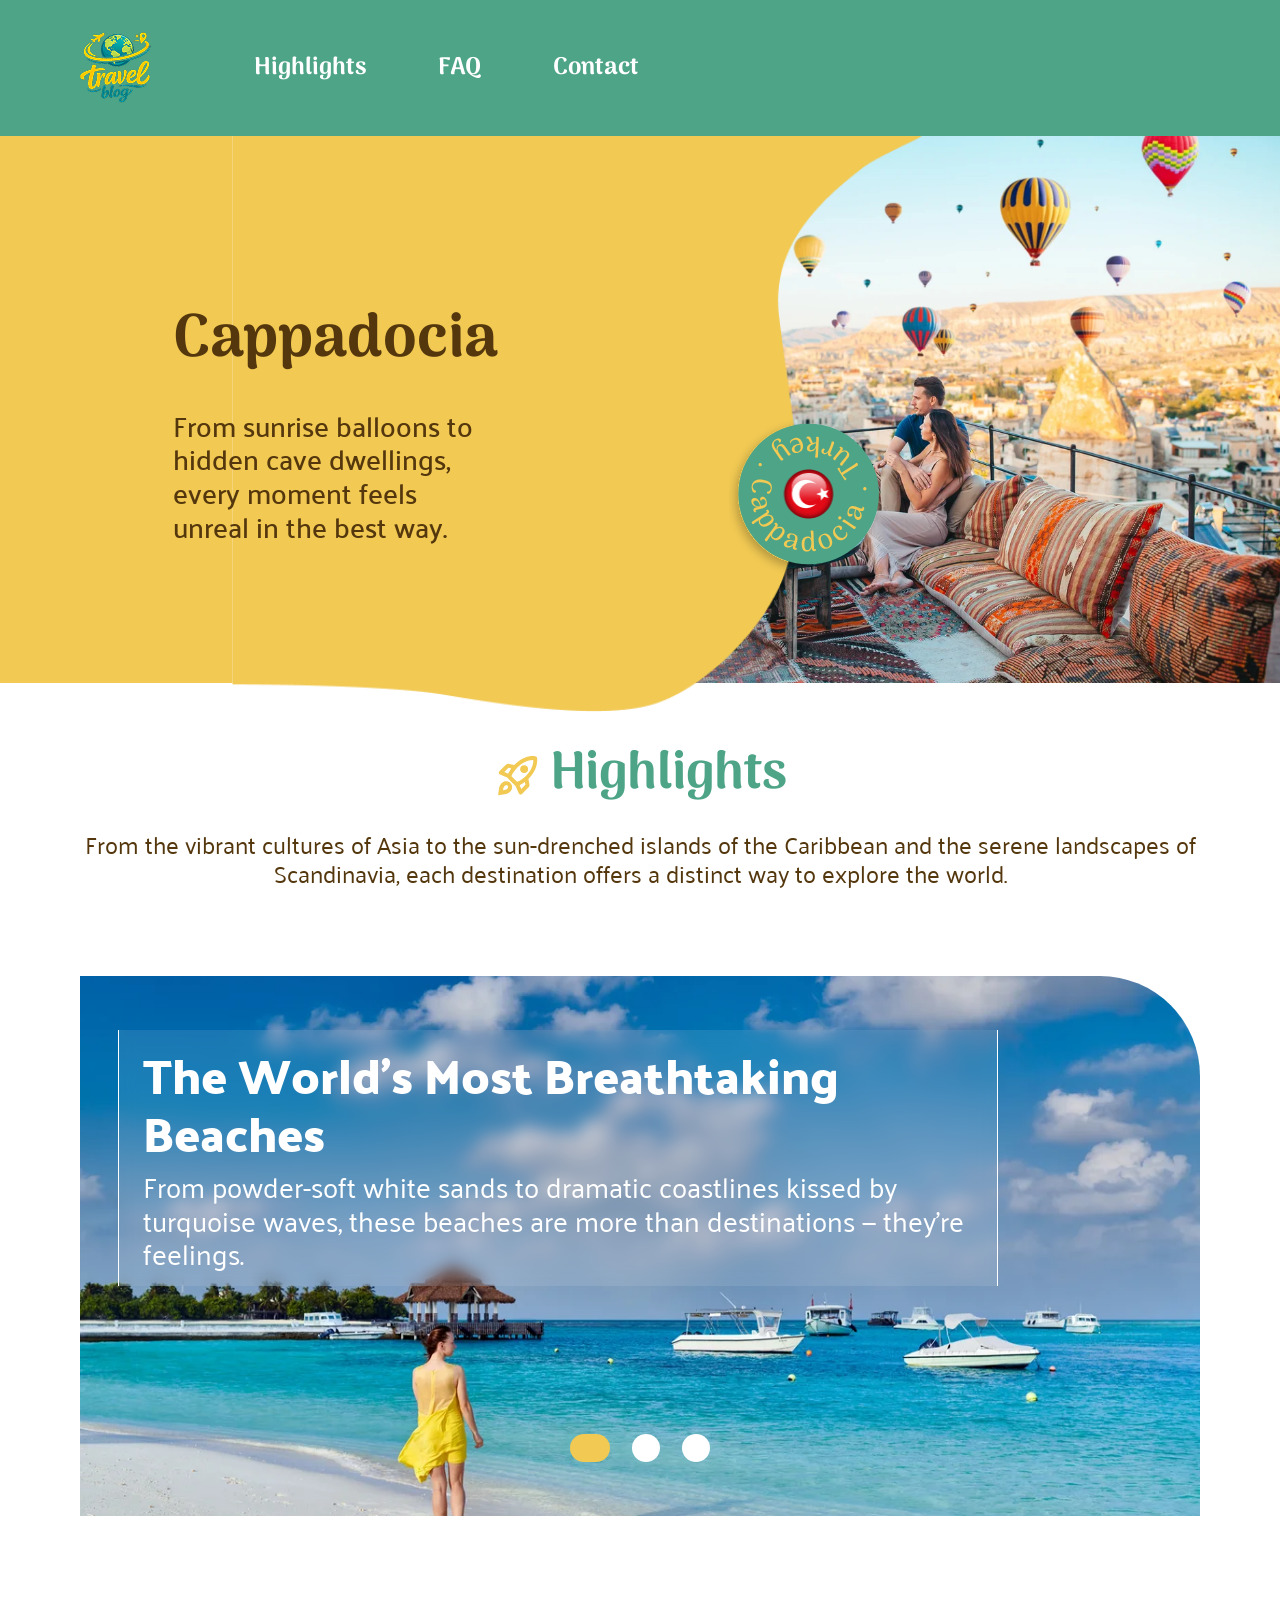
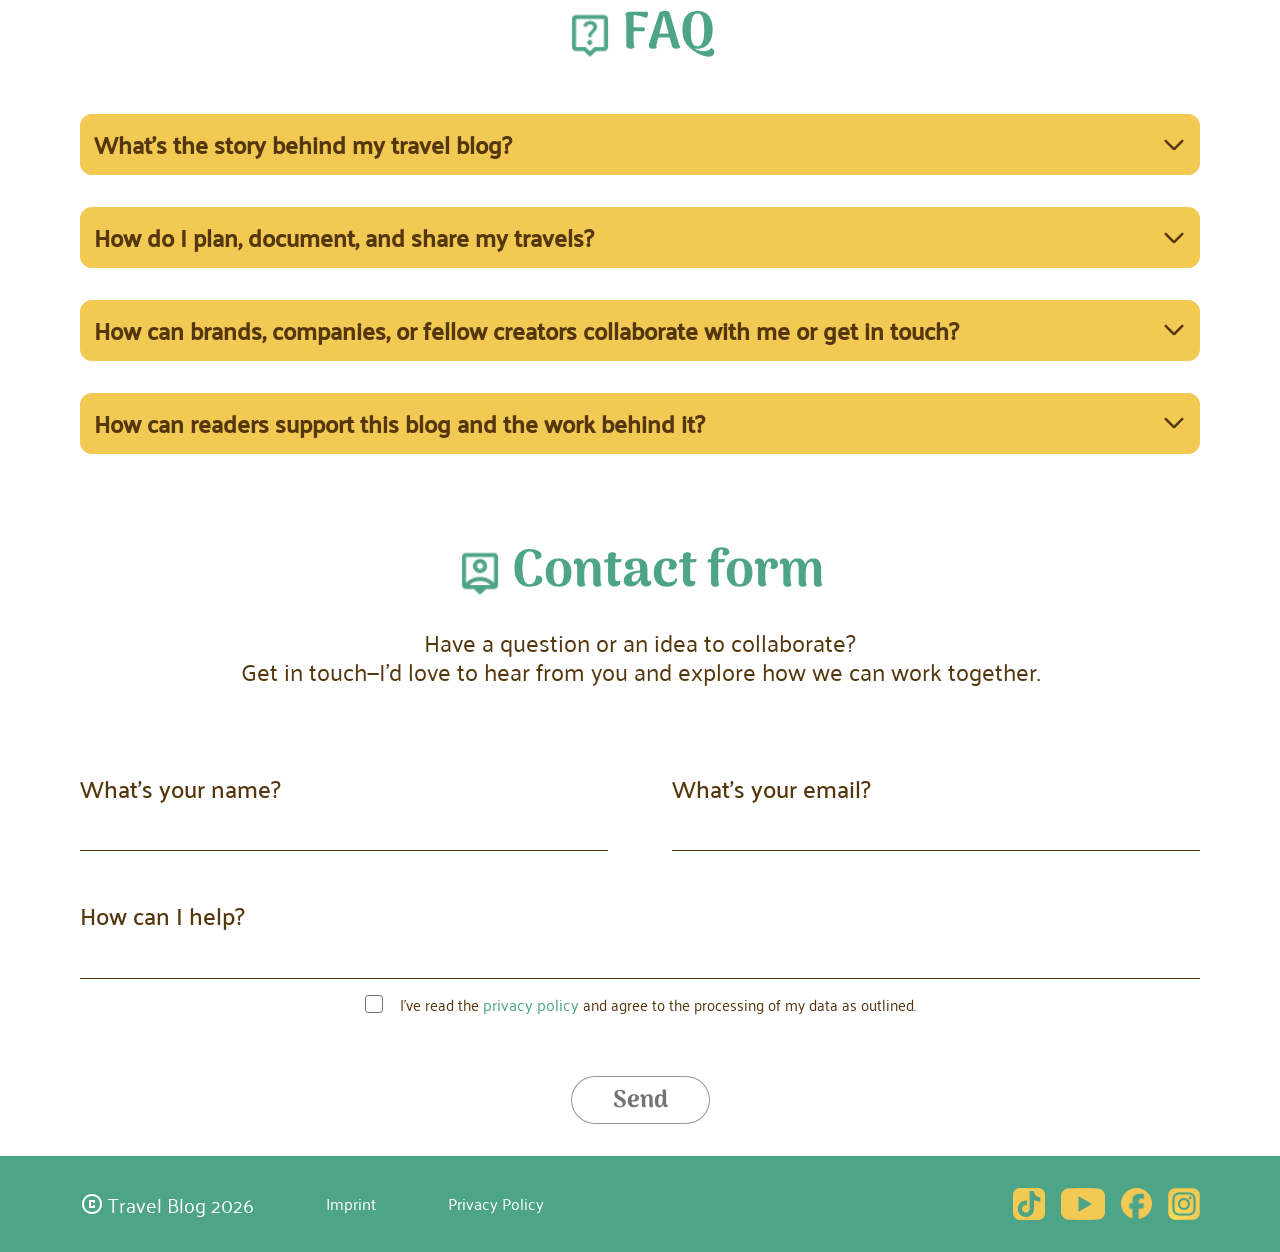
<file: index.html>
<!DOCTYPE html>
<html lang="en">

<head>
    <meta charset="UTF-8">
    <link rel="icon" type="image/x-icon" href="./assets/img/logo-travel-blog.png">
    <meta name="viewport" content="width=device-width, initial-scale=1.0">
    <title>Travel-Blog</title>
    <link rel="stylesheet" href="./styles/header_footer.css">
    <link rel="stylesheet" href="./styles/variable.css">
    <link rel="stylesheet" href="./styles/standard.css">
    <link rel="stylesheet" href="./styles/font.css">
    <link rel="stylesheet" href="./style.css">


</head>

<body>
    <!-- Navigation Handy -->
    <div>
        <ul class="nav-handy">
            <li><a href="./index.html"><img src="./assets/icons/Home.png" alt="home"></a></li>
            <li><a href="#highlights"><img src="./assets/icons/rocket_launch.png" alt="rocket_launch"></a></li>
            <li><a href="#faq"><img src="./assets/icons/live_help.png" alt="faq"></a></li>
            <li><a href="#contact"><img src="./assets/icons/person_pin.png" alt="person_pin"></a></li>
        </ul>
    </div>
    <!-- Navigation Handy ENDE -->
    <header class="cwp-padding">
        <nav>
            <a href="./index.html"><img src="./assets/img/logo-travel-blog.png" alt="Logo - Travel-Blog"></a>
            <ul>
                <li class="highlights"><a href="#highlights">Highlights</a></li>
                <li class="faq"><a href="#faq">FAQ</a></li>
                <li class="contact"><a href="#contact">Contact</a></li>
            </ul>
        </nav>
    </header>

    <section class="hero">
        <div class="text">
            <h1>Cappadocia</h1>
            <p>From sunrise balloons to hidden cave dwellings, every moment feels unreal in the best way.</p>
        </div>
        <img class="bg-img" src="./assets/img/hero-img.webp" alt="">
        <div class="bg-svg">
            <div class="bg-yellow"></div>
            <div class="bg-animation">
                <img src="./assets/img/Vector 16.png" alt="">
                <div class="circle">
                    <img src="./assets/img/Flag_orb_Turkey 1.png" alt="">
                    <svg xmlns="http://www.w3.org/2000/svg" width="182" height="182" viewBox="1.8 -4.2 182 182"
                        fill="none">
                        <g filter="url(#filter0_d_27042_481)">
                            <circle cx="92.7998" cy="86.7998" r="80" fill="#4EA487" />
                            <path
                                d="M31.3237 85.4157C30.7517 85.3485 30.235 85.0838 29.7738 84.6215C29.3125 84.1592 28.9429 83.5574 28.6648 82.8159C28.3842 82.0956 28.189 81.2886 28.0791 80.3951C27.9692 79.5015 27.969 78.5886 28.0785 77.6563C28.3919 74.9866 29.6222 73.0153 31.7693 71.7424C33.9164 70.4694 36.8333 70.0494 40.52 70.4822C44.2067 70.9151 46.9457 72.01 48.737 73.7669C50.5259 75.545 51.2598 77.8006 50.9389 80.5339C50.8394 81.3814 50.6588 82.1871 50.3973 82.9512C50.1357 83.7152 49.8218 84.3765 49.4555 84.9349C49.0867 85.5145 48.6812 85.9502 48.2388 86.2419C47.7939 86.5548 47.3278 86.6827 46.8405 86.6255C46.4168 86.5757 46.0484 86.3284 45.7355 85.8835C45.4438 85.4412 45.3626 84.8517 45.4921 84.1151C46.7409 84.0899 47.7148 83.7532 48.4138 83.1049C49.1316 82.4804 49.5588 81.5854 49.6957 80.4201C49.9096 78.5979 49.2132 77.12 47.6065 75.9862C46.0209 74.8549 43.5331 74.0902 40.1431 73.6922C36.753 73.2941 34.1464 73.4499 32.3232 74.1595C30.5187 74.8927 29.5108 76.1598 29.2993 77.9607C29.2097 78.7235 29.2865 79.4414 29.5297 80.1143C29.7704 80.8084 30.1825 81.4153 30.7659 81.9349C31.3679 82.4781 32.1358 82.8905 33.0693 83.1719C33.0644 83.5795 32.9984 83.9584 32.8714 84.3086C32.7444 84.6589 32.5506 84.9368 32.2902 85.1425C32.0485 85.3719 31.7263 85.463 31.3237 85.4157ZM30.0589 105.633C29.8399 104.698 29.994 103.906 30.5212 103.256C31.0532 102.628 32.0462 102.143 33.5002 101.803L35.9927 101.219L35.8894 101.9C34.5861 101.855 33.366 101.604 32.2292 101.147C31.1132 100.686 30.1628 100.043 29.3782 99.2187C28.6144 98.3898 28.0986 97.4041 27.831 96.2616C27.5489 95.0569 27.647 94.026 28.1255 93.169C28.6247 92.3071 29.4248 91.7472 30.5257 91.4893C31.4188 91.2801 32.2513 91.3262 33.023 91.6274C33.7996 91.9495 34.5088 92.4516 35.1506 93.1339C35.7925 93.8162 36.3603 94.6034 36.8541 95.4956C37.287 96.3145 37.6495 97.1608 37.9418 98.0345C38.2341 98.9082 38.455 99.711 38.6045 100.443L39.3834 100.26C41.1698 99.842 42.4438 99.2477 43.2056 98.4777C43.9882 97.7028 44.2213 96.6403 43.9051 95.2902C43.7932 94.8124 43.6086 94.3517 43.3513 93.9081C43.0989 93.4852 42.7492 93.1617 42.3023 92.9377C41.8811 92.7296 41.3486 92.701 40.7047 92.8518C40.31 92.9443 39.9061 93.1375 39.4929 93.4314C39.1054 93.7413 38.8741 94.157 38.799 94.6786C38.5011 94.5292 38.2662 94.3213 38.0942 94.0549C37.943 93.7835 37.8309 93.4921 37.758 93.1805C37.5779 92.412 37.7148 91.7335 38.1686 91.1452C38.648 90.5728 39.2409 90.2039 39.9471 90.0385C41.1726 89.7514 42.2362 90.0829 43.138 91.0329C44.0397 91.983 44.7096 93.3927 45.1474 95.2621C45.6583 97.4431 45.4825 99.1714 44.62 100.447C43.7832 101.739 42.212 102.654 39.9064 103.194L33.862 104.61C32.7611 104.868 32.2958 105.361 32.4661 106.088C32.5001 106.233 32.5806 106.389 32.7075 106.557C32.86 106.74 33.0547 106.87 33.2916 106.946C33.1338 107.114 32.9664 107.241 32.7892 107.326C32.6376 107.428 32.4787 107.498 32.3125 107.537C31.8348 107.649 31.3787 107.525 30.9442 107.167C30.5097 106.809 30.2146 106.297 30.0589 105.633ZM30.0766 97.1489C30.2287 97.7049 30.5415 98.2451 31.0149 98.7696C31.5091 99.2893 32.1054 99.7302 32.8038 100.093C33.5021 100.455 34.2617 100.704 35.0824 100.841C35.9031 100.977 36.7314 100.958 37.5671 100.784C37.476 100.302 37.3439 99.785 37.171 99.2339C37.0238 98.6987 36.835 98.1733 36.6046 97.6575C36.3791 97.1626 36.1242 96.7293 35.84 96.3576C35.329 95.579 34.7371 95.0165 34.0643 94.6701C33.3916 94.3238 32.6606 94.243 31.8713 94.4279C31.2689 94.569 30.7574 94.8641 30.3368 95.3132C29.9369 95.7574 29.8501 96.3693 30.0766 97.1489ZM52.1549 112.84C52.7702 113.788 53.0694 114.7 53.0525 115.576C53.0534 116.44 52.842 117.251 52.4183 118.009C51.9945 118.767 51.4295 119.464 50.7233 120.1C50.0466 120.742 49.3323 121.307 48.5806 121.795C46.1107 123.397 43.8648 124.129 41.8428 123.991C39.8324 123.871 38.2526 122.925 37.1033 121.153C36.5228 120.258 36.2084 119.382 36.16 118.523C36.1233 117.682 36.331 116.925 36.7833 116.25L33.9376 118.096C33.5617 118.339 33.1201 118.639 32.6126 118.993C32.1168 119.366 31.6268 119.747 31.1426 120.137C30.6521 120.557 30.2479 120.934 29.9301 121.267C29.7531 121.229 29.5206 121.126 29.2328 120.957C28.9387 120.817 28.6814 120.577 28.4608 120.237C28.1938 119.825 28.0985 119.404 28.1749 118.973C28.2335 118.553 28.4596 118.216 28.8534 117.961L44.254 108.009C44.7552 107.684 45.0694 107.404 45.1966 107.169C45.3417 106.922 45.3214 106.656 45.1356 106.369C45.0776 106.28 44.9842 106.175 44.8556 106.055C44.7269 105.935 44.544 105.889 44.307 105.915C44.3984 105.703 44.5073 105.518 44.6335 105.36C44.7598 105.202 44.8856 105.082 45.0108 105.001C45.4046 104.746 45.8312 104.698 46.2908 104.857C46.7503 105.017 47.1426 105.347 47.4677 105.849C48.0017 106.672 48.0537 107.477 47.6237 108.265C47.2231 109.059 46.4501 109.827 45.3047 110.57L43.0495 112.033L42.4785 111.564C43.4788 111.068 44.4419 110.71 45.3678 110.491C46.3232 110.278 47.2086 110.212 48.0242 110.293C48.8692 110.381 49.6413 110.63 50.3402 111.042C51.0392 111.453 51.6441 112.052 52.1549 112.84ZM50.2699 113.109C49.8635 112.482 49.3099 112.04 48.609 111.783C47.9197 111.544 47.1336 111.469 46.2508 111.558C45.3975 111.654 44.4922 111.885 43.5349 112.252C42.6072 112.625 41.6869 113.107 40.7741 113.699C40.1298 114.117 39.5502 114.557 39.0356 115.018C38.5388 115.467 38.1453 115.939 37.855 116.432C37.5943 116.932 37.4753 117.454 37.498 117.998C37.5208 118.543 37.7237 119.111 38.1068 119.701C38.8962 120.918 40.0252 121.483 41.4938 121.395C42.9803 121.295 44.7795 120.561 46.8915 119.191C47.5358 118.773 48.139 118.331 48.7011 117.864C49.2927 117.404 49.7663 116.919 50.1218 116.409C50.5069 115.905 50.7265 115.381 50.7807 114.837C50.8348 114.293 50.6646 113.717 50.2699 113.109ZM63.4987 125.153C64.3991 125.837 64.9897 126.594 65.2705 127.423C65.5642 128.235 65.6402 129.07 65.4984 129.927C65.3566 130.784 65.0613 131.631 64.6125 132.469C64.1935 133.302 63.7131 134.076 63.1711 134.79C61.3904 137.134 59.5255 138.584 57.5764 139.139C55.6444 139.708 53.8375 139.353 52.1556 138.076C51.3062 137.431 50.7133 136.712 50.3767 135.921C50.0572 135.143 49.9959 134.359 50.1927 133.571L48.141 136.272C47.87 136.629 47.5559 137.06 47.1987 137.566C46.8584 138.084 46.5267 138.609 46.2034 139.14C45.8843 139.702 45.6317 140.193 45.4456 140.614C45.2663 140.639 45.0125 140.62 44.6843 140.558C44.3603 140.527 44.0368 140.388 43.7141 140.143C43.3233 139.846 43.0909 139.482 43.0167 139.051C42.9296 138.636 43.028 138.242 43.3119 137.868L54.4283 123.286C54.7896 122.811 54.9903 122.441 55.0303 122.176C55.0832 121.895 54.9738 121.651 54.7019 121.445C54.617 121.38 54.4937 121.313 54.332 121.244C54.1702 121.175 53.9824 121.193 53.7684 121.298C53.7826 121.068 53.8223 120.857 53.8875 120.665C53.9527 120.474 54.0304 120.319 54.1207 120.2C54.4046 119.826 54.7898 119.636 55.2762 119.631C55.7627 119.625 56.2437 119.803 56.7194 120.164C57.5009 120.758 57.8227 121.498 57.6851 122.385C57.5773 123.267 57.1105 124.252 56.2846 125.339L54.6587 127.48L53.9626 127.232C54.7356 126.426 55.5204 125.763 56.3172 125.244C57.1439 124.719 57.9546 124.357 58.7495 124.158C59.5742 123.953 60.385 123.926 61.182 124.076C61.979 124.226 62.7512 124.585 63.4987 125.153ZM61.8164 126.045C61.2218 125.593 60.5512 125.365 59.8045 125.361C59.0749 125.369 58.3099 125.565 57.5097 125.948C56.7394 126.328 55.966 126.852 55.1897 127.521C54.4432 128.187 53.7409 128.953 53.0828 129.819C52.6183 130.431 52.222 131.041 51.894 131.649C51.579 132.24 51.3685 132.817 51.2627 133.379C51.1867 133.938 51.2518 134.469 51.4577 134.974C51.6637 135.479 52.047 135.944 52.6077 136.37C53.7629 137.247 55.0164 137.396 56.3682 136.815C57.7329 136.218 59.1766 134.917 60.6993 132.912C61.1638 132.3 61.5815 131.68 61.9523 131.051C62.3529 130.418 62.634 129.801 62.7956 129.2C62.987 128.595 63.0161 128.028 62.8828 127.498C62.7495 126.968 62.394 126.484 61.8164 126.045ZM76.8175 150.288C75.9019 150 75.2992 149.463 75.0096 148.678C74.7404 147.9 74.8302 146.799 75.2789 145.375L76.0482 142.933L76.5817 143.369C75.8779 144.467 75.0396 145.389 74.0669 146.133C73.1005 146.858 72.0628 147.347 70.9537 147.602C69.8511 147.836 68.7402 147.777 67.6211 147.424C66.4409 147.052 65.6043 146.442 65.1113 145.593C64.6246 144.724 64.5512 143.75 64.891 142.672C65.1666 141.797 65.6309 141.105 66.2837 140.595C66.9568 140.091 67.7505 139.737 68.6647 139.533C69.579 139.329 70.5457 139.242 71.565 139.273C72.4901 139.318 73.403 139.438 74.3036 139.632C75.2041 139.826 76.0073 140.046 76.713 140.291L76.9535 139.528C77.5048 137.778 77.6436 136.379 77.3699 135.331C77.1026 134.262 76.3077 133.52 74.9851 133.103C74.5171 132.956 74.0267 132.879 73.5138 132.874C73.0213 132.876 72.5648 133.012 72.1442 133.282C71.7503 133.538 71.454 133.981 71.2553 134.612C71.1335 134.999 71.0936 135.445 71.1357 135.95C71.2045 136.441 71.4441 136.852 71.8544 137.183C71.574 137.363 71.2753 137.459 70.9584 137.471C70.6479 137.463 70.34 137.41 70.0348 137.314C69.282 137.077 68.7683 136.613 68.4937 135.923C68.246 135.218 68.2311 134.52 68.449 133.828C68.8273 132.628 69.655 131.882 70.9321 131.591C72.2093 131.3 73.7635 131.443 75.5947 132.02C77.7312 132.693 79.128 133.726 79.7853 135.119C80.4692 136.497 80.4554 138.316 79.7438 140.575L77.8782 146.496C77.5384 147.574 77.7246 148.225 78.4368 148.45C78.5792 148.495 78.7548 148.505 78.9636 148.482C79.1991 148.444 79.41 148.343 79.5962 148.178C79.6605 148.399 79.6842 148.608 79.6672 148.804C79.677 148.986 79.6562 149.158 79.6049 149.321C79.4575 149.789 79.1188 150.119 78.5889 150.309C78.0591 150.5 77.4686 150.493 76.8175 150.288ZM69.5297 145.945C70.0855 146.098 70.7097 146.105 71.4023 145.965C72.1014 145.805 72.7849 145.517 73.4527 145.101C74.1205 144.685 74.7225 144.159 75.2585 143.523C75.7945 142.887 76.2009 142.165 76.4776 141.357C76.0161 141.189 75.5042 141.039 74.942 140.907C74.4065 140.761 73.8583 140.655 73.2972 140.59C72.7565 140.531 72.2538 140.53 71.7891 140.585C70.8587 140.627 70.073 140.849 69.4319 141.251C68.7908 141.653 68.3485 142.24 68.1049 143.014C67.9189 143.604 67.9118 144.194 68.0835 144.785C68.2616 145.356 68.7437 145.742 69.5297 145.945ZM90.7987 152.338C89.6902 152.38 88.7649 152.192 88.0229 151.772C87.3013 151.33 86.7233 150.733 86.2887 149.981C85.8541 149.23 85.5339 148.399 85.3281 147.488C85.1214 146.557 85.0004 145.633 84.9651 144.716C84.8526 141.796 85.3404 139.493 86.4283 137.807C87.5376 136.12 89.1794 135.235 91.3538 135.151C92.441 135.11 93.3552 135.288 94.0964 135.686C94.8589 136.084 95.4042 136.661 95.7322 137.417L95.5894 133.707C95.5582 132.897 95.495 132.089 95.3998 131.281C95.3039 130.452 95.1468 129.7 94.9287 129.025C95.0517 128.893 95.2489 128.746 95.5202 128.586C95.8121 128.404 96.1606 128.305 96.5656 128.29C97.0559 128.271 97.4663 128.394 97.7967 128.659C98.1271 128.924 98.3022 129.312 98.3219 129.823L98.9894 147.987C99.0115 148.563 99.1132 148.986 99.2944 149.256C99.4961 149.505 99.7569 149.623 100.077 149.611C100.183 149.606 100.321 149.58 100.49 149.531C100.679 149.459 100.813 149.326 100.891 149.131C101.047 149.296 101.149 149.473 101.2 149.663C101.271 149.853 101.309 150.022 101.315 150.171C101.334 150.662 101.147 151.064 100.753 151.378C100.359 151.671 99.8525 151.829 99.2343 151.853C98.275 151.89 97.5461 151.533 97.0475 150.784C96.5695 150.012 96.3038 148.934 96.2504 147.548L96.1507 144.958L96.8456 144.707C96.7603 145.821 96.5644 146.832 96.2578 147.74C95.9725 148.648 95.5762 149.442 95.0687 150.124C94.5825 150.804 93.984 151.34 93.2732 151.73C92.5615 152.099 91.7367 152.301 90.7987 152.338ZM91.5316 150.58C92.2777 150.551 92.93 150.302 93.4883 149.832C94.0671 149.34 94.5332 148.693 94.8865 147.889C95.2612 147.085 95.5248 146.167 95.6772 145.137C95.851 144.105 95.9161 143.024 95.8726 141.895C95.848 141.255 95.7705 140.628 95.6401 140.014C95.5089 139.379 95.3055 138.81 95.03 138.308C94.7545 137.807 94.3658 137.416 93.864 137.136C93.3622 136.857 92.7276 136.732 91.9602 136.761C90.5959 136.814 89.5763 137.504 88.9016 138.833C88.2474 140.139 87.9679 142.028 88.0631 144.501C88.0943 145.311 88.1563 146.088 88.2489 146.832C88.3629 147.574 88.5487 148.24 88.8062 148.828C89.0628 149.394 89.4109 149.84 89.8504 150.164C90.289 150.468 90.8495 150.606 91.5316 150.58ZM115.08 148.405C112.903 149.282 110.922 149.275 109.137 148.383C107.364 147.464 105.976 145.758 104.972 143.265C103.96 140.752 103.774 138.549 104.416 136.658C105.077 134.759 106.496 133.371 108.673 132.495C110.85 131.618 112.824 131.639 114.597 132.558C116.37 133.477 117.763 135.193 118.775 137.707C119.779 140.2 119.96 142.392 119.319 144.283C118.67 146.155 117.256 147.529 115.08 148.405ZM114.625 147.277C115.932 146.751 116.686 145.769 116.889 144.331C117.111 142.884 116.78 141.063 115.895 138.866C115.003 136.65 113.975 135.097 112.813 134.209C111.662 133.292 110.433 133.097 109.127 133.623C107.801 134.157 107.031 135.157 106.816 136.623C106.614 138.062 106.959 139.889 107.851 142.105C108.736 144.302 109.749 145.849 110.892 146.745C112.055 147.634 113.3 147.811 114.625 147.277ZM134.437 137.485C132.645 139.032 130.766 139.696 128.801 139.476C126.852 139.242 124.971 138.076 123.159 135.976C121.416 133.958 120.552 131.928 120.565 129.887C120.581 127.816 121.526 125.972 123.399 124.355C124.771 123.17 126.064 122.561 127.276 122.529C128.489 122.497 129.478 122.925 130.245 123.814C130.747 124.395 130.99 125.003 130.973 125.637C130.957 126.271 130.691 126.811 130.174 127.257C129.948 127.452 129.679 127.614 129.367 127.742C129.071 127.857 128.782 127.881 128.499 127.815C128.646 127.462 128.666 127.093 128.558 126.707C128.45 126.321 128.229 125.934 127.894 125.547C127.49 125.079 127.058 124.79 126.597 124.68C126.138 124.541 125.691 124.546 125.257 124.695C124.822 124.845 124.395 125.101 123.975 125.463C123.007 126.3 122.598 127.442 122.748 128.89C122.901 130.308 123.724 131.881 125.216 133.609C126.331 134.901 127.399 135.796 128.422 136.294C129.446 136.763 130.41 136.917 131.315 136.756C132.221 136.566 133.046 136.15 133.788 135.508C134.37 135.007 134.811 134.457 135.112 133.859C135.429 133.247 135.597 132.608 135.615 131.944C135.634 131.28 135.478 130.626 135.147 129.981C135.364 129.907 135.589 129.938 135.821 130.076C136.052 130.214 136.293 130.542 136.543 131.059C137.007 132.152 137.047 133.259 136.662 134.381C136.277 135.502 135.536 136.537 134.437 137.485ZM129.831 115.076C129.541 115.499 129.138 115.765 128.622 115.877C128.117 115.971 127.654 115.873 127.232 115.583C126.792 115.282 126.525 114.879 126.431 114.374C126.35 113.853 126.454 113.381 126.743 112.958C127.033 112.536 127.43 112.278 127.934 112.184C128.438 112.09 128.91 112.194 129.35 112.496C129.772 112.786 130.03 113.183 130.124 113.687C130.218 114.191 130.12 114.654 129.831 115.076ZM143.331 122.437C143.841 122.787 144.369 123.11 144.915 123.408C145.462 123.705 145.994 123.928 146.513 124.077C146.546 124.255 146.54 124.509 146.494 124.84C146.478 125.165 146.355 125.495 146.126 125.829C145.86 126.216 145.523 126.463 145.113 126.57C144.698 126.647 144.288 126.547 143.883 126.27L134.55 119.906C134.023 119.544 133.486 119.214 132.939 118.917C132.405 118.602 131.872 118.379 131.342 118.248C131.321 118.052 131.327 117.798 131.361 117.484C131.394 117.171 131.526 116.848 131.755 116.513C132.021 116.126 132.352 115.888 132.75 115.799C133.142 115.68 133.549 115.765 133.971 116.055L143.331 122.437ZM155.897 104.306C155.587 105.214 155.036 105.804 154.245 106.075C153.461 106.325 152.362 106.209 150.949 105.726L148.526 104.899L148.975 104.376C150.056 105.106 150.957 105.966 151.678 106.956C152.379 107.94 152.844 108.989 153.072 110.104C153.279 111.212 153.194 112.321 152.814 113.431C152.414 114.602 151.784 115.424 150.924 115.896C150.043 116.362 149.068 116.412 147.998 116.047C147.13 115.75 146.449 115.269 145.955 114.605C145.467 113.92 145.132 113.118 144.95 112.199C144.768 111.28 144.705 110.311 144.759 109.293C144.827 108.369 144.969 107.46 145.184 106.564C145.4 105.668 145.639 104.871 145.9 104.171L145.143 103.912C143.407 103.319 142.012 103.147 140.958 103.396C139.883 103.637 139.122 104.414 138.674 105.726C138.515 106.191 138.427 106.679 138.41 107.192C138.399 107.684 138.524 108.144 138.784 108.571C139.031 108.971 139.467 109.278 140.093 109.491C140.476 109.622 140.921 109.673 141.427 109.643C141.92 109.586 142.337 109.356 142.677 108.954C142.851 109.239 142.939 109.539 142.944 109.857C142.928 110.167 142.868 110.473 142.765 110.776C142.51 111.523 142.034 112.025 141.337 112.283C140.627 112.514 139.929 112.512 139.242 112.278C138.051 111.871 137.326 111.026 137.065 109.742C136.805 108.458 136.985 106.908 137.606 105.091C138.33 102.971 139.396 101.6 140.804 100.976C142.198 100.325 144.016 100.382 146.257 101.148L152.131 103.155C153.201 103.52 153.857 103.35 154.098 102.643C154.147 102.502 154.161 102.326 154.143 102.117C154.111 101.881 154.015 101.667 153.854 101.477C154.077 101.418 154.286 101.4 154.482 101.421C154.664 101.416 154.836 101.441 154.997 101.496C155.462 101.655 155.783 102.001 155.961 102.535C156.139 103.07 156.118 103.66 155.897 104.306ZM151.382 111.488C151.548 110.936 151.569 110.312 151.446 109.616C151.303 108.913 151.031 108.223 150.632 107.546C150.232 106.868 149.72 106.254 149.097 105.702C148.474 105.151 147.762 104.728 146.961 104.432C146.782 104.889 146.62 105.397 146.474 105.956C146.315 106.488 146.196 107.034 146.118 107.593C146.046 108.132 146.033 108.635 146.076 109.101C146.096 110.032 146.3 110.823 146.686 111.473C147.073 112.124 147.649 112.58 148.417 112.842C149.002 113.042 149.592 113.063 150.187 112.906C150.762 112.741 151.16 112.269 151.382 111.488ZM158.595 80.5698C158.664 81.0987 158.541 81.5664 158.229 81.9727C157.916 82.3791 157.505 82.6152 156.998 82.6811C156.469 82.7498 156.001 82.6277 155.595 82.3147C155.188 82.0018 154.951 81.5809 154.882 81.052C154.816 80.5442 154.94 80.0872 155.253 79.6808C155.566 79.2745 155.986 79.037 156.515 78.9683C157.023 78.9024 157.48 79.0259 157.887 79.3388C158.293 79.6518 158.529 80.0621 158.595 80.5698ZM148.653 52.2771C148.917 52.6906 149.018 53.1068 148.957 53.5258C148.877 53.9562 148.631 54.3035 148.217 54.5677L131.029 65.5851L129.623 63.0277L144.438 53.5262C144.96 53.1931 145.464 52.8331 145.951 52.4461C146.438 52.0592 146.851 51.6559 147.191 51.2365C147.367 51.2755 147.599 51.3806 147.886 51.5519C148.179 51.6937 148.434 51.9355 148.653 52.2771ZM135.785 69.3443C135.828 69.57 135.781 69.8147 135.646 70.0783C135.481 70.3355 135.281 70.5772 135.046 70.8034C134.799 71.0116 134.563 71.1372 134.337 71.1801C134.094 71.2345 133.914 71.1718 133.8 70.9921L125.686 58.2903C125.571 58.1106 125.595 57.9305 125.759 57.7503C125.892 57.5635 126.111 57.411 126.416 57.2926C126.708 57.1563 127.012 57.0765 127.326 57.053C127.61 57.0231 127.846 57.075 128.033 57.2089C128.238 57.8875 128.484 58.6291 128.77 59.4336C129.027 60.2317 129.322 61.0304 129.656 61.83C129.989 62.6295 130.374 63.3708 130.811 64.054C131.235 64.7192 131.735 65.3622 132.309 65.983C132.882 66.6037 133.477 67.1983 134.093 67.7666C134.68 68.3285 135.244 68.8543 135.785 69.3443ZM121.416 47.8671C121.052 47.5712 120.839 47.2064 120.779 46.7728C120.719 46.3393 120.864 45.9072 121.214 45.4767L128.433 36.5401C128.81 36.0765 129.029 35.705 129.091 35.4256C129.123 35.1493 129.023 34.917 128.791 34.7287C128.692 34.6479 128.563 34.5703 128.403 34.4958C128.23 34.4379 128.042 34.4498 127.838 34.5316C127.871 34.1187 128.002 33.7715 128.231 33.49C128.527 33.1257 128.91 32.942 129.38 32.9389C129.833 32.9223 130.308 33.1158 130.805 33.5194C131.467 34.0574 131.805 34.6897 131.82 35.4161C131.804 36.1457 131.433 36.9575 130.707 37.8516L129.436 39.4163L128.66 39.6104C129.566 38.6977 130.514 38.0384 131.503 37.6327C132.479 37.2436 133.451 37.1126 134.42 37.2398C135.358 37.3702 136.25 37.7784 137.094 38.4644C138.419 39.5405 139.088 40.73 139.102 42.0329C139.085 43.3388 138.31 44.9356 136.777 46.8232L132.822 51.6912C132.472 52.1217 132.12 52.6055 131.766 53.1426C131.399 53.6962 131.12 54.2255 130.93 54.7305C130.673 54.7419 130.405 54.7166 130.126 54.6545C129.816 54.5956 129.513 54.445 129.215 54.2029C128.834 53.8935 128.615 53.537 128.558 53.1334C128.484 52.7164 128.609 52.3092 128.932 51.9118L134.299 45.3052C135.12 44.2952 135.718 43.4068 136.093 42.64C136.456 41.8897 136.592 41.231 136.503 40.6639C136.384 40.1 136.035 39.5826 135.455 39.1118C135.058 38.7889 134.581 38.5804 134.026 38.4863C133.47 38.3922 132.846 38.4491 132.155 38.6572C131.451 38.8818 130.704 39.2926 129.917 39.8897C129.113 40.4734 128.281 41.2951 127.42 42.3548C126.639 43.3152 126.002 44.1167 125.507 44.7593C124.996 45.3885 124.588 45.9086 124.281 46.3194C123.961 46.7468 123.727 47.1199 123.578 47.4386C123.399 47.7604 123.243 48.0874 123.111 48.4196C122.931 48.4383 122.686 48.4181 122.377 48.3591C122.067 48.3002 121.747 48.1362 121.416 47.8671ZM120.763 27.2195C121.162 27.371 121.467 27.647 121.68 28.0474C121.886 28.4677 121.894 28.9272 121.705 29.4258L117.648 40.1052C117.436 40.6636 117.358 41.079 117.414 41.3514C117.443 41.6362 117.607 41.8354 117.906 41.949C118.006 41.9869 118.147 42.0062 118.329 42.007C118.504 42.0277 118.675 41.9673 118.843 41.8257C118.961 42.2357 118.956 42.6102 118.827 42.9492C118.653 43.4079 118.353 43.7163 117.928 43.8742C117.483 44.0247 116.951 43.9824 116.333 43.7476C115.535 43.4446 115.037 42.9244 114.837 42.1869C114.611 41.4619 114.727 40.5248 115.187 39.3757L115.846 37.6406L116.182 37.8368C115.319 39.4486 114.355 40.5432 113.291 41.1204C112.2 41.71 111.076 41.7851 109.92 41.3458C108.883 40.9518 108.141 40.3507 107.695 39.5423C107.242 38.7538 107.208 37.8511 107.594 36.834C107.852 36.1559 108.253 35.6695 108.799 35.3747C109.345 35.0798 109.87 35.0172 110.377 35.1866C110.943 35.3788 111.302 35.6637 111.455 36.0414C111.06 36.3019 110.779 36.5604 110.613 36.8168C110.44 37.0933 110.289 37.401 110.16 37.74C109.925 38.3582 109.894 38.86 110.067 39.2453C110.233 39.6505 110.585 39.9553 111.123 40.1599C111.642 40.3568 112.221 40.3031 112.862 39.9987C113.495 39.7143 114.148 39.1066 114.821 38.1756C115.486 37.2645 116.141 35.9615 116.785 34.2663C117.217 33.1296 117.577 32.1823 117.865 31.4244C118.125 30.679 118.34 30.0532 118.509 29.547C118.671 29.0608 118.787 28.6368 118.856 28.2751C118.917 27.9332 118.945 27.59 118.939 27.2454C119.104 27.1712 119.352 27.1174 119.685 27.0838C119.997 27.0427 120.356 27.0879 120.763 27.2195ZM102.961 21.7752C103.6 21.8078 104.028 21.9898 104.246 22.3213C104.442 22.673 104.528 23.0939 104.503 23.584L103.463 44.0055C103.458 44.5179 103.289 44.9045 102.955 45.1652C102.622 45.4259 102.21 45.5438 101.72 45.5189C101.294 45.4972 100.946 45.394 100.678 45.2095C100.409 45.0463 100.213 44.8975 100.092 44.7631C100.248 44.2157 100.359 43.7087 100.426 43.2421C100.492 42.7756 100.558 42.3303 100.622 41.9064C100.664 41.5026 100.696 41.0771 100.719 40.6297C100.741 40.2035 100.785 39.7465 100.853 39.2587L101.189 33.2841L101.368 33.5495C101.015 34.5996 100.532 35.4935 99.9176 36.2312C99.281 36.9892 98.5251 37.5702 97.6501 37.9742C96.7751 38.3782 95.7943 38.5526 94.7077 38.4973C93.3654 38.4289 92.3814 38.0371 91.7556 37.3217C91.1299 36.6063 90.8441 35.7159 90.8983 34.6506C90.9428 33.7771 91.2066 33.0002 91.6899 32.3199C92.1507 31.6598 92.735 31.0914 93.4428 30.6148C94.1293 30.1371 94.8653 29.7366 95.6507 29.4135C95.3792 29.2928 95.154 29.0998 94.9753 28.8344C94.7742 28.5892 94.5752 28.3014 94.3784 27.9709L92.8376 24.8806C92.6238 24.4638 92.4472 24.1558 92.3079 23.9565C92.1461 23.7773 91.9161 23.6802 91.6178 23.665C91.5112 23.6596 91.3717 23.6738 91.1991 23.7078C91.0254 23.763 90.8601 23.8614 90.7034 24.003C90.5619 23.8462 90.4635 23.681 90.4082 23.5073C90.353 23.3336 90.3297 23.1615 90.3384 22.9911C90.3655 22.4584 90.6333 22.0235 91.1418 21.6862C91.6278 21.3692 92.1692 21.2259 92.7657 21.2563C93.341 21.2855 93.8543 21.4826 94.3057 21.8473C94.757 22.2121 95.1044 22.7317 95.3478 23.4063L97.6663 28.8432C98.3387 28.6425 98.9994 28.4625 99.6484 28.3033C100.275 28.1643 100.858 28.0444 101.397 27.9437C101.444 27.0276 101.483 26.2606 101.514 25.6427C101.544 25.0461 101.559 24.5556 101.557 24.171C101.533 23.8066 101.496 23.4843 101.446 23.2041C101.374 22.9441 101.292 22.6516 101.202 22.3265C101.38 22.1861 101.611 22.059 101.894 21.9452C102.158 21.8091 102.513 21.7524 102.961 21.7752ZM101.335 29.1581C100.47 29.3704 99.6024 29.6253 98.7328 29.9228C97.8409 30.2406 97.042 30.6164 96.3364 31.0505C95.6095 31.4834 95.0284 31.9878 94.5932 32.5638C94.1356 33.16 93.8868 33.8522 93.8467 34.6405C93.8065 35.4288 93.9807 35.9931 94.3693 36.3333C94.7354 36.6937 95.2168 36.8891 95.8133 36.9194C96.8147 36.9704 97.7275 36.6644 98.5516 36.0015C99.3533 35.3587 99.9981 34.441 100.486 33.2483C100.973 32.0768 101.256 30.7135 101.335 29.1581ZM76.3793 23.2847C78.6172 22.6531 80.6005 22.847 82.329 23.8665C84.0371 24.8918 85.2678 26.7389 86.0211 29.408C86.7454 31.9744 86.6797 34.1764 85.824 36.0139C84.9741 37.8719 83.3378 39.1429 80.9151 39.8266C79.8064 40.1396 78.7717 40.2432 77.8108 40.1375C76.8558 40.0524 76.0363 39.7406 75.3523 39.2022C74.6536 38.69 74.1652 37.9412 73.887 36.9557C73.4524 35.4159 73.7483 34.0689 74.7748 32.9147C75.7864 31.7868 77.3599 30.9215 79.4951 30.3189C80.3369 30.0813 81.1771 29.8774 82.0158 29.7072C82.8397 29.5633 83.7088 29.4621 84.6233 29.4035L84.8572 30.468C84.3208 30.5307 83.7256 30.6211 83.0718 30.7392C82.4179 30.8572 81.7493 31.0016 81.066 31.1723C80.3885 31.3635 79.7562 31.5973 79.1693 31.8738C78.5881 32.1709 78.0888 32.5224 77.6714 32.9284C77.2598 33.3549 76.9929 33.8624 76.8709 34.451C76.7283 35.0455 76.7671 35.7328 76.9873 36.5129C77.2075 37.2931 77.5193 37.848 77.9226 38.1775C78.326 38.507 78.7767 38.6901 79.2747 38.7269C79.758 38.79 80.2358 38.7549 80.708 38.6216C82.022 38.2507 82.9142 37.3672 83.3846 35.9709C83.8403 34.6009 83.7552 32.8073 83.1294 30.5899C82.66 28.9269 82.0707 27.6634 81.3614 26.7996C80.6579 25.9563 79.8654 25.4263 78.9841 25.2096C78.088 25.0192 77.1575 25.0601 76.1925 25.3325C75.0838 25.6454 74.1826 26.1436 73.4888 26.8271C72.8009 27.5311 72.4188 28.3372 72.3426 29.2453C72.1141 29.2212 71.9269 29.1077 71.7811 28.9051C71.6352 28.7024 71.5925 28.3155 71.6529 27.7442C71.7765 26.6897 72.2615 25.777 73.1079 25.0061C73.9543 24.2352 75.0448 23.6614 76.3793 23.2847ZM54.4888 25.215C55.2614 24.6819 56.0594 24.2608 56.8829 23.9517C57.7064 23.6426 58.4918 23.5413 59.2392 23.6477C59.9568 23.7486 60.558 24.1502 61.0426 24.8526C61.394 25.3618 61.5328 25.901 61.4591 26.4703C61.3732 27.022 61.0582 27.4856 60.5139 27.8613C60.0047 28.2126 59.5329 28.3178 59.0987 28.1768C59.2355 27.8492 59.2717 27.5261 59.2074 27.2076C59.1256 26.9012 59.018 26.6514 58.8848 26.4583C58.5697 26.0017 58.2012 25.7118 57.779 25.5883C57.3448 25.4474 56.8948 25.4339 56.4292 25.5478C55.9635 25.6618 55.5288 25.8581 55.1249 26.1368C53.7202 27.1061 53.0747 28.368 53.1884 29.9225C53.2724 31.4716 54.0171 33.2645 55.4226 35.3013C55.6286 35.5998 55.8561 35.9483 56.1051 36.3467C56.3487 36.7747 56.5922 37.2028 56.8358 37.6309C57.0794 38.059 57.2987 38.4519 57.4938 38.8098L57.5576 39.4656C56.6305 37.7466 56.2525 36.1283 56.4235 34.6107C56.589 33.1227 57.4092 31.8698 58.8841 30.8521C60.201 29.9433 61.4806 29.6565 62.7227 29.9917C63.9594 30.3565 65.2744 31.5485 66.6678 33.5678L70.1392 38.5983C70.4663 39.0724 70.838 39.5546 71.2542 40.045C71.6703 40.5354 72.094 40.9429 72.5253 41.2674C72.4642 41.5169 72.3647 41.767 72.2267 42.0178C72.0832 42.2982 71.8535 42.5474 71.5374 42.7655C71.1336 43.0442 70.73 43.1542 70.3266 43.0956C69.9057 43.0491 69.5499 42.8151 69.2591 42.3937L64.5155 35.5196C63.4493 33.9744 62.4949 32.9482 61.6524 32.441C60.7923 31.9458 59.9321 31.9951 59.0717 32.5888C58.5977 32.916 58.2287 33.3391 57.9648 33.8581C57.6833 34.3893 57.5454 35.0158 57.5511 35.7377C57.5513 36.4892 57.7274 37.3267 58.0795 38.2501C58.4316 39.1735 58.9894 40.1883 59.7527 41.2945C60.4433 42.2953 61.0216 43.1145 61.4874 43.7521C61.9358 44.4017 62.308 44.9224 62.6043 45.3142C62.9126 45.7234 63.1988 46.0443 63.4629 46.2768C63.7216 46.5389 63.9917 46.7802 64.2734 47.0005C64.2408 47.1786 64.1527 47.4078 64.0093 47.6883C63.8658 47.9687 63.6185 48.2301 63.2673 48.4724C62.881 48.7389 62.4714 48.8402 62.0384 48.7761C61.6054 48.712 61.2314 48.4517 60.9163 47.9952L53.2748 36.9778C52.0026 35.1342 51.2778 33.483 51.1006 32.0242C50.8937 30.5599 51.1068 29.2724 51.74 28.1616C52.361 27.0332 53.2773 26.051 54.4888 25.215ZM36.1301 52.4477C36.4066 51.9917 36.7939 51.7026 37.292 51.5804C37.7902 51.4583 38.2582 51.53 38.696 51.7954C39.1521 52.0719 39.4412 52.4592 39.5633 52.9573C39.6854 53.4554 39.6082 53.9326 39.3318 54.3886C39.0663 54.8265 38.6846 55.1064 38.1864 55.2286C37.6883 55.3507 37.2112 55.2735 36.7551 54.997C36.3173 54.7316 36.0373 54.3498 35.9152 53.8517C35.793 53.3535 35.8647 52.8856 36.1301 52.4477Z"
                                fill="#F1C953" />
                        </g>
                        <defs>
                            <filter id="filter0_d_27042_481" x="-0.000195503" y="-0.000195503" width="181.6"
                                height="181.6" filterUnits="userSpaceOnUse" color-interpolation-filters="sRGB">
                                <feFlood flood-opacity="0" result="BackgroundImageFix" />
                                <feColorMatrix in="SourceAlpha" type="matrix"
                                    values="0 0 0 0 0 0 0 0 0 0 0 0 0 0 0 0 0 0 127 0" result="hardAlpha" />
                                <feOffset dx="-2" dy="4" />
                                <feGaussianBlur stdDeviation="5.4" />
                                <feComposite in2="hardAlpha" operator="out" />
                                <feColorMatrix type="matrix" values="0 0 0 0 0 0 0 0 0 0 0 0 0 0 0 0 0 0 0.25 0" />
                                <feBlend mode="normal" in2="BackgroundImageFix" result="effect1_dropShadow_27042_481" />
                                <feBlend mode="normal" in="SourceGraphic" in2="effect1_dropShadow_27042_481"
                                    result="shape" />
                            </filter>
                            <radialGradient id="paint0_radial_27042_481" cx="0" cy="0" r="1"
                                gradientUnits="userSpaceOnUse"
                                gradientTransform="translate(92.7996 86.8001) scale(27.4688)">
                                <stop stop-opacity="0" />
                                <stop offset="0.7576" stop-opacity="0" />
                                <stop offset="1" />
                            </radialGradient>
                            <radialGradient id="paint1_radial_27042_481" cx="0" cy="0" r="1"
                                gradientUnits="userSpaceOnUse"
                                gradientTransform="translate(92.7996 86.8001) scale(31.6777)">
                                <stop stop-opacity="0" />
                                <stop offset="0.5758" stop-opacity="0" />
                                <stop offset="1" />
                            </radialGradient>
                            <linearGradient id="paint2_linear_27042_481" x1="93.1054" y1="93.8019" x2="93.1054"
                                y2="65.8" gradientUnits="userSpaceOnUse">
                                <stop offset="0.0727" stop-color="white" stop-opacity="0.05" />
                                <stop offset="0.897" stop-color="white" stop-opacity="0.75" />
                                <stop offset="1" stop-color="white" stop-opacity="0.75" />
                            </linearGradient>
                            <clipPath id="clip0_27042_481">
                                <rect width="50" height="50" fill="white" transform="translate(67.7998 61.7998)" />
                            </clipPath>
                        </defs>
                    </svg>
                </div>
            </div>
        </div>
    </section>

    <main class="cwp-padding bt-padding">
        <section class="highlights" id="highlights">
            <h2><img src="./assets/icons/rocket_launch.svg" alt="">Highlights</h2>
            <p>From the vibrant cultures of Asia to the sun-drenched islands of the Caribbean and the serene landscapes
                of Scandinavia, each destination offers a distinct way to explore the world. </p>
            <div class="slider">
                <input type="radio" name="slider" value="one" checked>
                <input type="radio" name="slider" value="two">
                <input type="radio" name="slider" value="three">

                <div class="slider-wrapper">
                    <a href="./html/carousel.html">
                        <div class="slider-one slider-img">
                            <div class="description-highlights">
                                <h3>The World’s Most Breathtaking Beaches</h3>
                                <p>From powder-soft white sands to dramatic coastlines kissed by turquoise waves, these
                                    beaches are more than destinations — they’re feelings.</p>
                            </div>
                        </div>
                    </a>
                    <a href="./html/video.html">
                        <div class="slider-two slider-img">
                            <div class="description-highlights">
                                <h3>Copenhagen in 3 Days: Big Experiences, Smart Spending</h3>
                                <p>Discover Copenhagen, where historic charm meets modern design, vibrant cycling
                                    culture
                                    and waterfront living.</p>
                            </div>
                        </div>
                    </a>
                    <a href="./html/graph.html">
                        <div class="slider-three slider-img">
                            <div class="description-highlights">
                                <h3>Pattaya Pulse: Food, Sun and Neon Nights</h3>
                                <p>From bustling promenades to nearby islands, the city offers an energetic and diverse
                                    escape. Discover Pattaya City, with vibrant nightlife and rich cultural landmarks.
                                </p>
                            </div>
                        </div>
                    </a>
                </div>

            </div>
        </section>

        <!-- FAQ -->
        <section class="highlights" id="faq">
            <h2><img src="./assets/icons/live_help.png" alt="questionmark">FAQ</h2>
            <div class="faq-section">
                <details>
                    <summary>
                        What’s the story behind my travel blog? <img src="./assets/icons/arrow.png"
                            class="arrow-faq-section" alt="">
                    </summary>
                    <p>It started back in 2017 with a one-way ticket and no real plan — just the feeling that I'd rather
                        chase moments than stick to an itinerary. This blog grew out of that habit: a place to keep the
                        stories that don't fit on a postcard. Snakes, sharks, jungle detours and far too much papaya
                        included. If a destination pulls me in, chances are you'll read about it here.</p>
                </details>

                <details>
                    <summary>
                        How do I plan, document, and share my travels?<img src="./assets/icons/arrow.png"
                            class="arrow-faq-section" alt="">
                    </summary>
                    <p>Loosely, honestly. I sketch out a rough route, book the first few nights, and leave the rest open
                        for whatever the road throws at me. Along the way I keep notes, snap photos, and jot down the
                        small details that make a place stick. Once I'm back online, it all gets pulled together into
                        the articles and guides you find here — the practical stuff alongside the moments worth
                        remembering.</p>
                </details>
                <details>
                    <summary>
                        How can brands, companies, or fellow creators collaborate with me or get in touch? <img
                            src="./assets/icons/arrow.png" class="arrow-faq-section" alt="">
                    </summary>
                    <p>I'm always open to the right fit — whether that's a brand partnership, a press trip, or a fellow
                        traveler with an idea worth chasing. If your project matches the spirit of this blog, I'd love
                        to hear about it. The quickest way to reach me is through the contact section below; drop me a
                        line and tell me what you have in mind.</p>
                </details>
                <details>
                    <summary>
                        How can readers support this blog and the work behind it? <img src="./assets/icons/arrow.png"
                            class="arrow-faq-section" alt="">
                    </summary>
                    <p>The simplest way costs nothing: read, share, and pass the articles on to someone planning their
                        next trip. Follow along on social media, leave a comment, or let me know which destination you
                        want covered next. Every share helps more than you'd think — and keeps the next journey funded
                        and on the road.</p>
                </details>
            </div>
        </section>

        <!--  Contact-->
        <section class="highlights " id="contact">
            <h2>
                <img src="./assets/icons/person_pin.png">
                Contact form
            </h2>
            <p> Have a question or an idea to collaborate? <br>
                Get in touch—I’d love to hear from you and explore how we can work together.
            </p>


            <form class="contact-form">

                <div class="form-row">
                    <div class="field name">
                        <label for="name">What's your name?</label>
                        <input type="text" id="name" name="name" placeholder=" " required>
                    </div>

                    <div class="field email">
                        <label for="email">What's your email?</label>
                        <input type="email" id="email" name="email" placeholder=" " required>
                    </div>
                </div>
                <div class="field message">
                    <label for="message">How can I help?</label>
                    <input type="text" id="message" name="message" placeholder=" " required>
                </div>

                <div class="check-policy">
                    <label class="container">
                        I've read the <a href="./html/privacy_police.html" target="_blank">privacy policy</a> and agree
                        to the processing of my data as outlined.
                        <input type="checkbox" id="policy" name="policy" value="read" required>
                        <span class="checkmark"></span>
                    </label>
                    <p class="error-msg">Please accept the privacy policy.</p>
                </div>
                <button type="submit"> Send </button>
            </form>
        </section>
    </main>
    <!-- FOOTER -->
    <footer class="cwp-padding">
        <div class="footer-left">
            <p><img src="./assets/icons/copyright.png" alt="copyright"> Travel Blog 2026</p>
            <ul>
                <li><a href="./html/imprint.html">Imprint</a></li>
                <li><a href="./html/privacy_policy.html">Privacy Policy</a></li>
            </ul>
        </div>
        <ul class="footer-right">
            <li><a href="https://www.tiktok.com/" target="_blank"><img src="./assets/icons/tiktok.png"
                        alt="TickTok"></a></li>
            <li><a href="https://www.youtube.com/" target="_blank"><img src="./assets/icons/youtube.png"
                        alt="YouTube"></a></li>
            <li><a href="https://www.facebook.com/" target="_blank"><img src="./assets/icons/facebook.png"
                        alt="Facebook"></a></li>
            <li><a href="https://www.instagram.com/" target="_blank"><img src="./assets/icons/instagram.png"
                        alt="Instagram"></a></li>
        </ul>
    </footer>
</body>

</html>
</file>
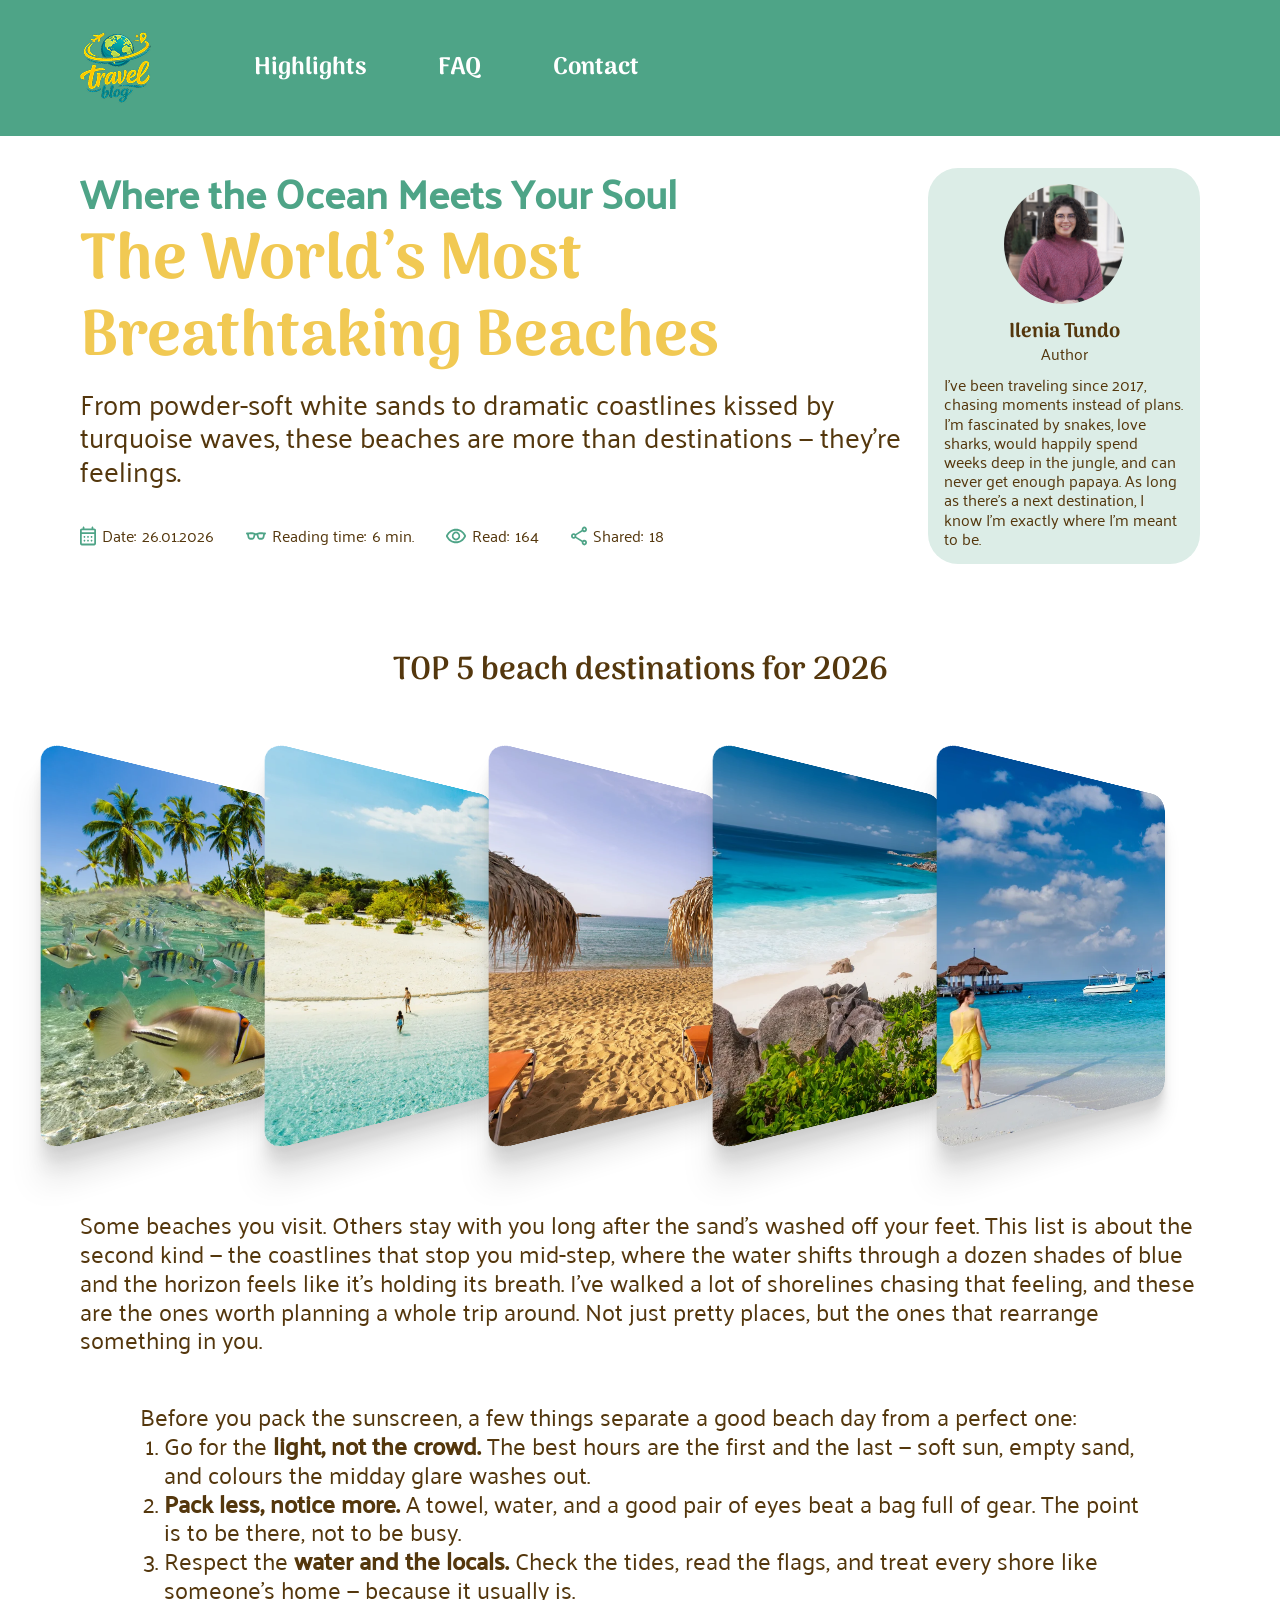
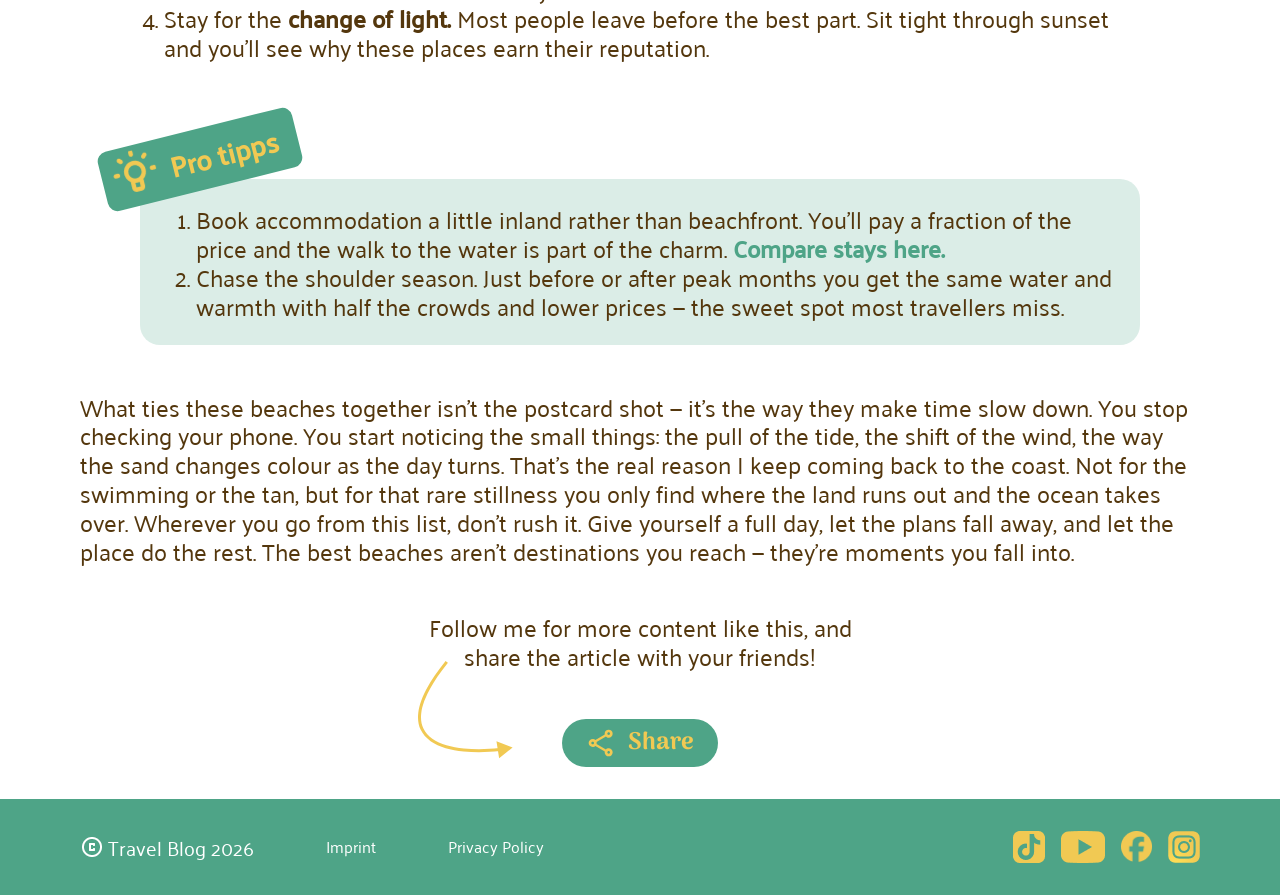
<file: html/carousel.html>
<!DOCTYPE html>
<html lang="en">

<head>
    <meta charset="UTF-8">
    <link rel="icon" type="image/x-icon" href="../assets/img/logo-travel-blog.png">
    <meta name="viewport" content="width=device-width, initial-scale=1.0">
    <title>Breathtaking Beaches</title>
    <link rel="stylesheet" href="../styles/header_footer.css">
    <link rel="stylesheet" href="../styles/variable.css">
    <link rel="stylesheet" href="../styles/standard.css">
    <link rel="stylesheet" href="../styles/font.css">
    <link rel="stylesheet" href="../style.css">
    <link rel="stylesheet" href="../styles/graph.css">
    <link rel="stylesheet" href="../styles/carousel.css">

</head>

<body>
    <!-- HEADER -->
    <!-- Navigation Handy -->
    <div>
        <ul class="nav-handy">
            <li><a href="../index.html"><img src="../assets/icons/Home.png" alt="home"></a></li>
            <li><a href="../index.html#highlights"><img src="../assets/icons/rocket_launch.png" alt="rocket_launch"></a>
            </li>
            <li><a href="../index.html#faq"><img src="../assets/icons/live_help.png" alt="faq"></a></li>
            <li><a href="../index.html#contact"><img src="../assets/icons/person_pin.png" alt="person_pin"></a></li>
        </ul>
    </div>
    <!-- Navigation Handy ENDE -->
    <header class="cwp-padding">
        <nav>
            <a href="../index.html"><img src="../assets/img/logo-travel-blog.png" alt="Logo - Travel-Blog"></a>
            <ul>
                <li class="highlights"><a href="../index.html#highlights">Highlights</a></li>
                <li class="faq"><a href="../index.html#faq">FAQ</a></li>
                <li class="contact"><a href="../index.html#contact">Contact</a></li>
            </ul>
        </nav>
    </header>
    <!-- HEADER -->

    <main class="cwp-padding bt-padding">
        <section class="headline-info">
            <div>
                <p class="eyebrow">Where the Ocean Meets Your Soul </p>
                <h1>The World’s Most Breathtaking Beaches</h1>
                <p class="description">From powder-soft white sands to dramatic coastlines kissed by turquoise waves,
                    these beaches are more than destinations — they’re feelings.
                </p>
                <dl>
                    <div>
                        <img class="calender-icon" src="../assets/icons/calendar_month.svg" alt="">
                        <dt>Date:</dt>
                        <dd><time datetime="2026-01-26">26.01.2026</time></dd>
                    </div>
                    <div>
                        <img class="eyeglass-icon" src="../assets/icons/eyeglasses_2.svg" alt="">
                        <dt>Reading time:</dt>
                        <dd>6 min.</dd>
                    </div>
                    <div>
                        <img class="visibility-icon" src="../assets/icons/visibility.svg" alt="">
                        <dt>Read:</dt>
                        <dd>164</dd>
                    </div>
                    <div>
                        <img class="share-icon" src="../assets/icons/share.svg" alt="">
                        <dt>Shared:</dt>
                        <dd>18</dd>
                    </div>
                </dl>
            </div>

            <div class="author-info">
                <figure>
                    <img src="../assets/img/ilenia_tundo.jpg" alt="Profilbild des Autors">
                    <figcaption>Ilenia Tundo<p>Author</p>
                    </figcaption>
                </figure>
                <p>I’ve been traveling since 2017, chasing moments instead of plans.
                    I’m fascinated by snakes, love sharks, would happily spend weeks deep in the jungle, and can never
                    get enough papaya. As long as there’s a next destination, I know I’m exactly where I’m meant to be.
                </p>
            </div>

        </section>

        <!-- FOTO SLIDER -->
        <h2 class="top5-headline">TOP 5 beach destinations for 2026</h2>



        <section class="top5-wrapper">
            <input type="radio" name="top5" id="top5-1" checked>
            <input type="radio" name="top5" id="top5-2">
            <input type="radio" name="top5" id="top5-3">
            <input type="radio" name="top5" id="top5-4">
            <input type="radio" name="top5" id="top5-5">

            <div class="slider-window">
                <div class="slider-top">
                    <article class="slider-element"><img src="../assets/img/beach-1.webp" alt="beach 1"></article>
                    <article class="slider-element"><img src="../assets/img/beach-2.webp" alt="beach 2"></article>
                    <article class="slider-element"><img src="../assets/img/beach-3.webp" alt="beach 3"></article>
                    <article class="slider-element"><img src="../assets/img/beach-4.webp" alt="beach 4"></article>
                    <article class="slider-element"><img src="../assets/img/beach-5.webp" alt="beach 5"></article>
                </div>
            </div>

            <div class="dots">
                <label for="top5-1"></label>
                <label for="top5-2"></label>
                <label for="top5-3"></label>
                <label for="top5-4"></label>
                <label for="top5-5"></label>
            </div>
        </section>





        <section class="description">
            <section class="text-carousel">
                <p>Some beaches you visit. Others stay with you long after the sand's washed off your feet. This list is
                    about the second kind — the coastlines that stop you mid-step, where the water shifts through a
                    dozen shades of blue and the horizon feels like it's holding its breath. I've walked a lot of
                    shorelines chasing that feeling, and these are the ones worth planning a whole trip around. Not just
                    pretty places, but the ones that rearrange something in you.
                </p>
            </section>

            <section class="list">
                <p>Before you pack the sunscreen, a few things separate a good beach day from a perfect one:
                </p>
                <ol>
                    <li>Go for the <span class="span-bold">light, not the crowd.</span> The best hours are the first and
                        the last — soft sun, empty
                        sand, and colours the midday glare washes out.</li>
                    <li><span class="span-bold">Pack less, notice more.</span> A towel, water, and a good pair of eyes
                        beat a bag full of gear. The
                        point is to be there, not to be busy.</li>
                    <li>Respect the <span class="span-bold">water and the locals.</span> Check the tides, read the
                        flags, and treat every shore like
                        someone's home — because it usually is.</li>
                    <li>Stay for the <span class="span-bold">change of light.</span> Most people leave before the best
                        part. Sit tight through sunset
                        and you'll see why these places earn their reputation.</li>
                </ol>
            </section>

            <section class="pro-tipps">

                <div class="badge">
                    <img src="../assets/icons/bulp.png" alt=""> Pro tipps
                </div>


                <section class="pro-tipps-description">
                    <ol>
                        <li>Book accommodation a little inland rather than beachfront. You'll pay a fraction of the
                            price and the walk to the water is part of the charm. <a
                                href="https://www.booking.com">Compare stays here.</a>
                        </li>
                        <li>Chase the shoulder season. Just before or after peak months you get the same water and
                            warmth with half the crowds and lower prices — the sweet spot most travellers miss.</li>
                    </ol>
                </section>
            </section>

            <section class="text-carousel">What ties these beaches together isn't the postcard shot — it's the way they
                make time slow down. You stop checking your phone. You start noticing the small things: the pull of the
                tide, the shift of the wind, the way the sand changes colour as the day turns. That's the real reason I
                keep coming back to the coast. Not for the swimming or the tan, but for that rare stillness you only
                find where the land runs out and the ocean takes over. Wherever you go from this list, don't rush it.
                Give yourself a full day, let the plans fall away, and let the place do the rest. The best beaches
                aren't destinations you reach — they're moments you fall into.
            </section>

            <!-- SHARE-CTA-CONATINER -->
            <div class="share-cta">
                <p class="text-article">Follow me for more content like this, and share the article with your friends!
                </p>
                <div class="cta">
                    <input type="checkbox" id="toggle" hidden></input>
                    <label for="toggle" class="share-btn"><img src="../assets/icons/cta_share.svg" alt="">Share</label>
                    <div class="hidden-div">
                        <img src="../assets/icons/share.svg" alt="">
                        <ul>
                            <li><a href="https://www.linkedin.com/" target="_blank">LinkedIn</a></li>
                            <li><a href="https://wa.me/">WhatsApp</a></li>
                        </ul>
                    </div>
                </div>
                <img class="arrow desktop" src="../assets/icons/cta_share_arrow.svg" alt="">
                <img class="arrow mobil" src="../assets/icons/Vector 12.png" alt="">
            </div>
            <!-- SHARE-CTA-CONATINER -->

        </section>

    </main>

    <!-- FOOTER -->
    <footer class="cwp-padding">
        <div class="footer-left">
            <p><img src="../assets/icons/copyright.png" alt="copyright"> Travel Blog 2026</p>
            <ul>
                <li><a href="imprint.html">Imprint</a></li>
                <li><a href="privacy_policy.html">Privacy Policy</a></li>
            </ul>
        </div>
        <ul class="footer-right">
            <li><a href="https://www.tiktok.com/" target="_blank"><img src="../assets/icons/tiktok.png"
                        alt="TickTok"></a></li>
            <li><a href="https://www.youtube.com/" target="_blank"><img src="../assets/icons/youtube.png"
                        alt="YouTube"></a></li>
            <li><a href="https://www.facebook.com/" target="_blank"><img src="../assets/icons/facebook.png"
                        alt="Facebook"></a></li>
            <li><a href="https://www.instagram.com/" target="_blank"><img src="../assets/icons/instagram.png"
                        alt="Instagram"></a></li>
        </ul>
    </footer>


</body>

</html>
</file>
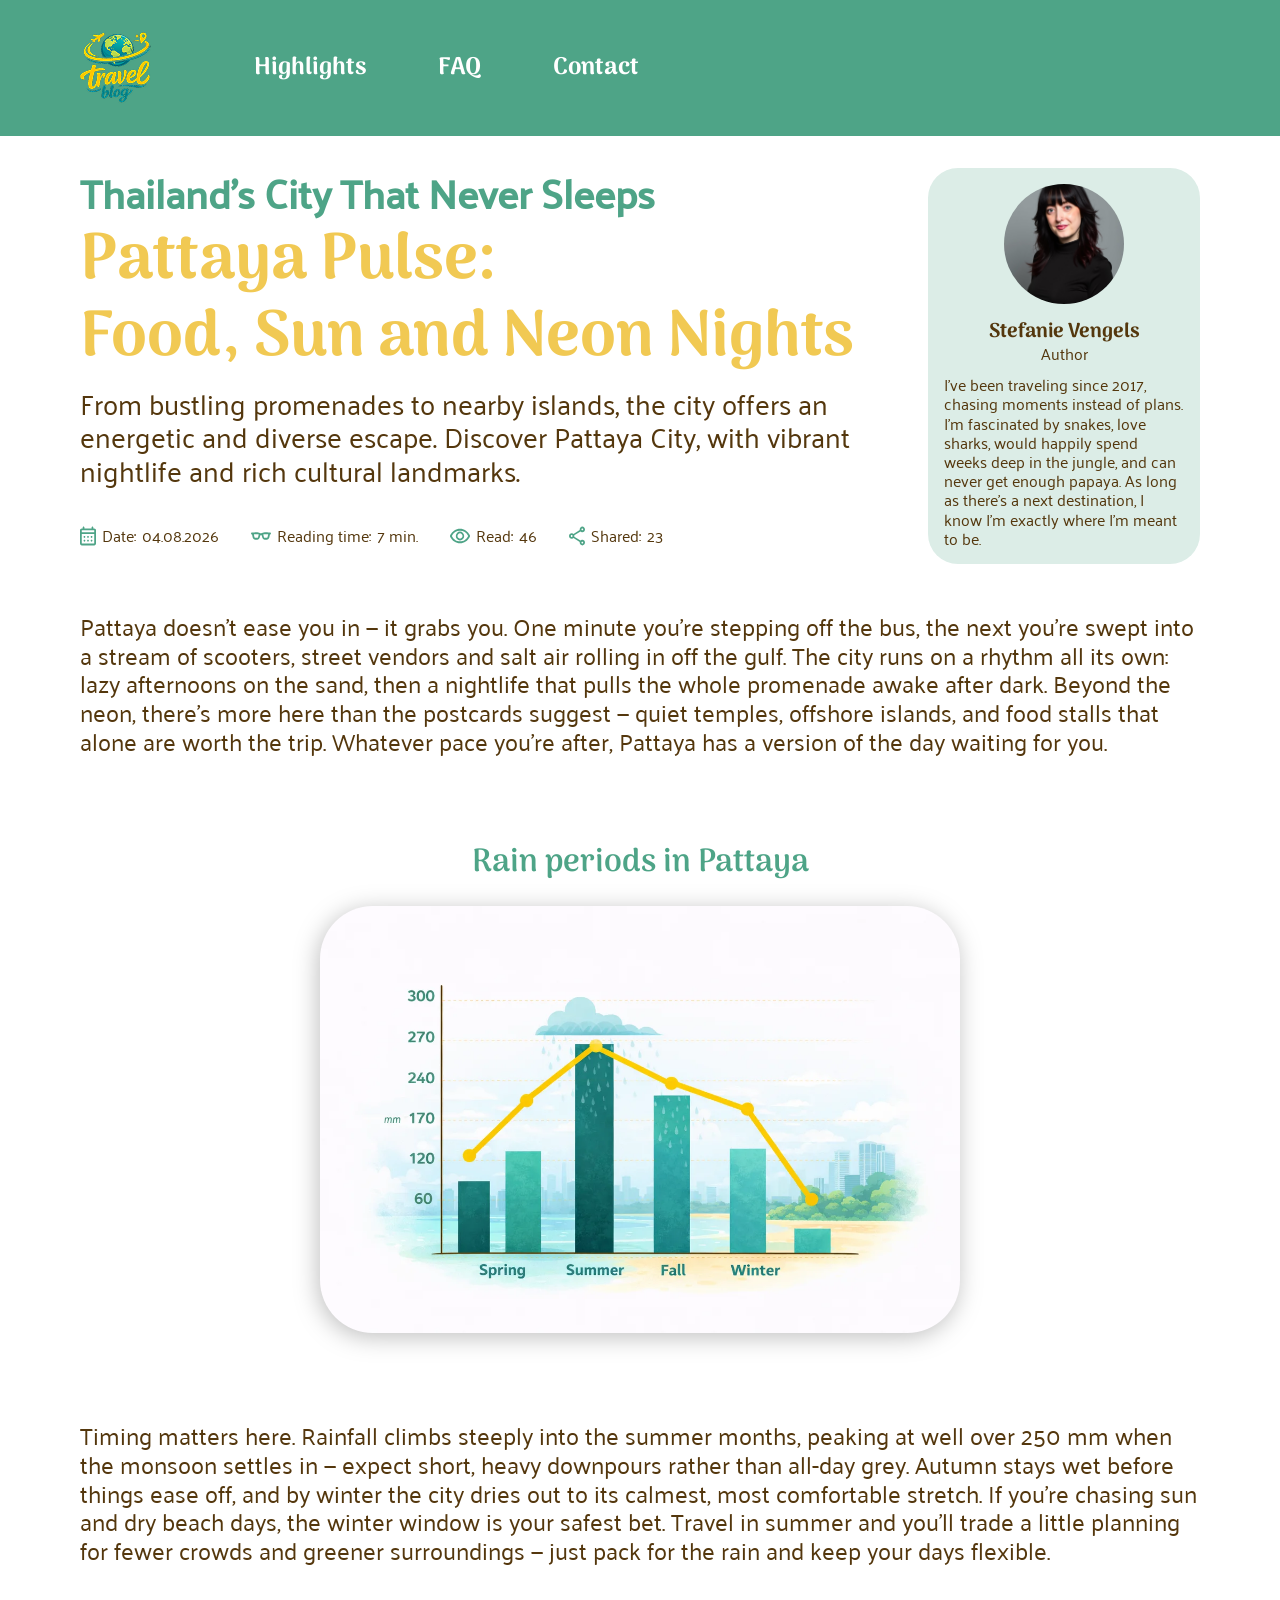
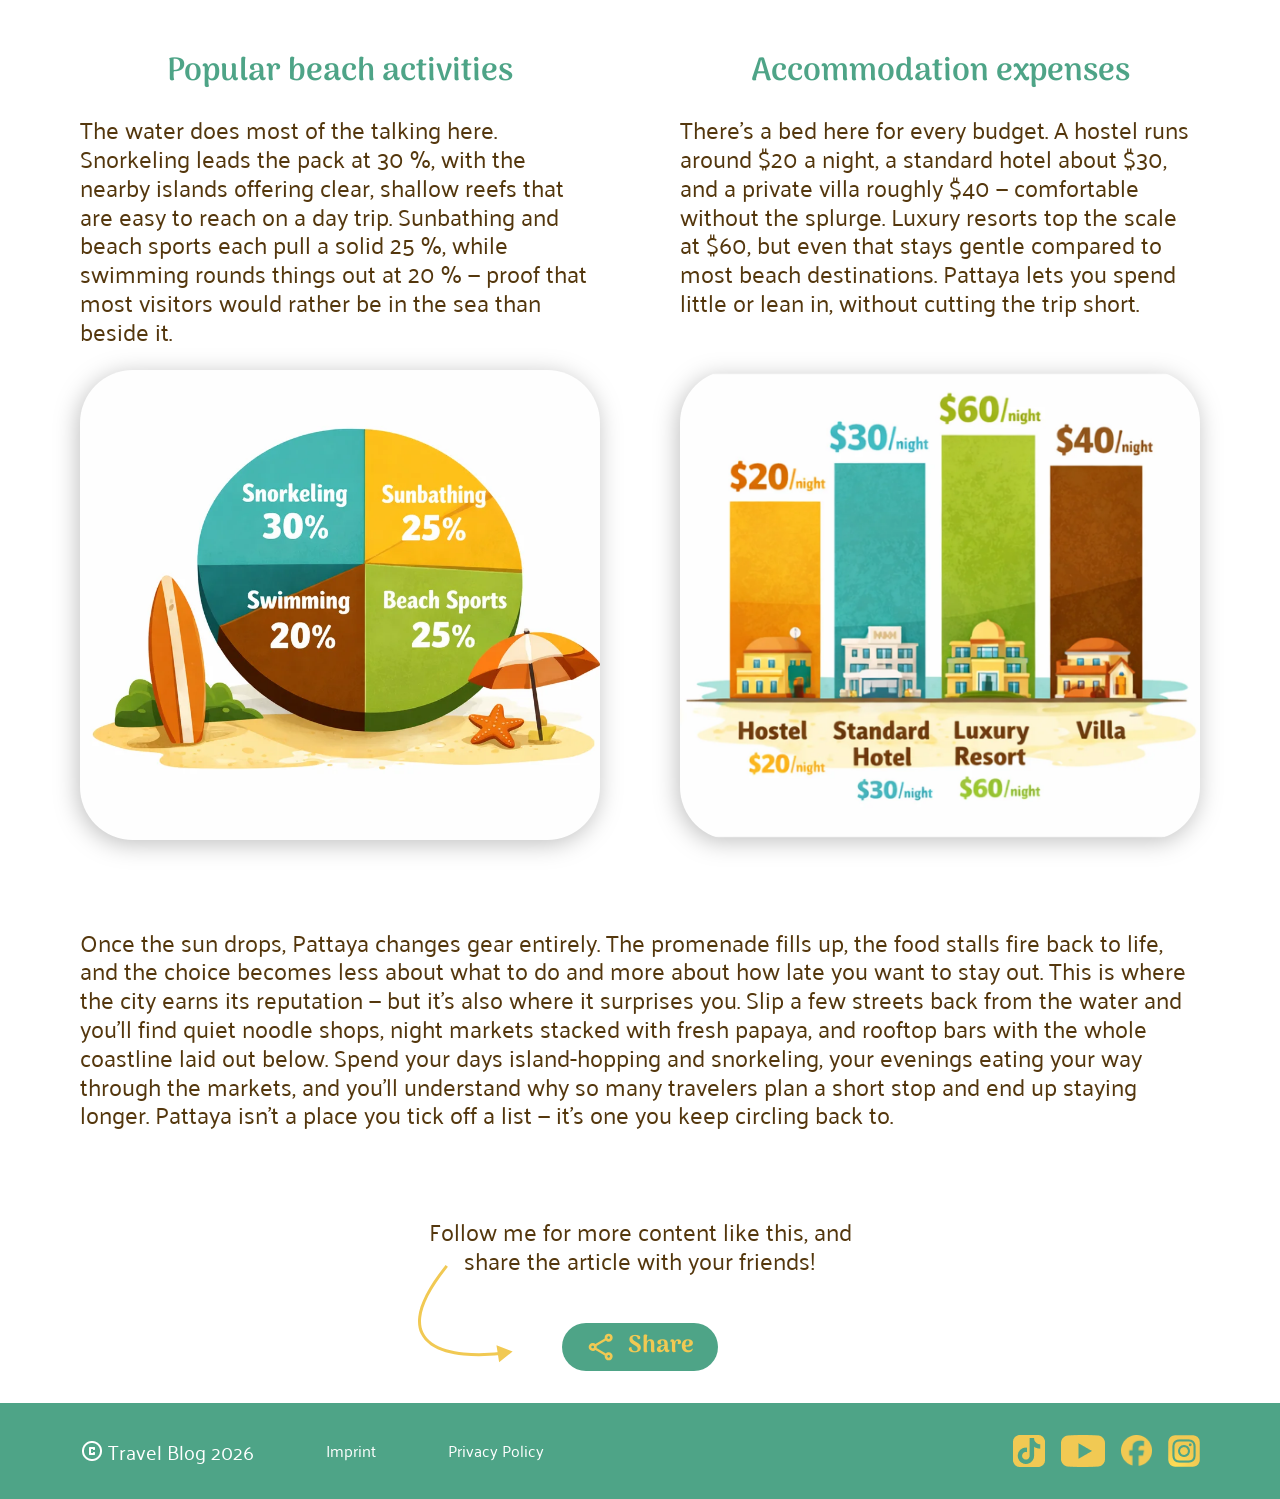
<file: html/graph.html>
<!DOCTYPE html>
<html lang="en">

<head>
    <meta charset="UTF-8">
    <link rel="icon" type="image/x-icon" href="../assets/img/logo-travel-blog.png">
    <meta name="viewport" content="width=device-width, initial-scale=1.0">
    <title>Thailand</title>

    <link rel="stylesheet" href="../styles/header_footer.css">
    <link rel="stylesheet" href="../styles/variable.css">
    <link rel="stylesheet" href="../styles/font.css">
    <link rel="stylesheet" href="../style.css">
    <link rel="stylesheet" href="../styles/standard.css">
    <link rel="stylesheet" href="../styles/graph.css">
    <link rel="stylesheet" href="../styles/carousel.css">
</head>

<body>
    <!-- HEADER -->
    <!-- Navigation Handy -->
    <div>
        <ul class="nav-handy">
            <li><a href="../index.html"><img src="../assets/icons/Home.png" alt="home"></a></li>
            <li><a href="../index.html#highlights"><img src="../assets/icons/rocket_launch.png" alt="rocket_launch"></a>
            </li>
            <li><a href="../index.html#faq"><img src="../assets/icons/live_help.png" alt="faq"></a></li>
            <li><a href="../index.html#contact"><img src="../assets/icons/person_pin.png" alt="person_pin"></a></li>
        </ul>
    </div>
    <!-- Navigation Handy ENDE -->
    <header class="cwp-padding">
        <nav>
            <a href="../index.html"><img src="../assets/img/logo-travel-blog.png" alt="Logo - Travel-Blog"></a>
            <ul>
                <li class="highlights"><a href="../index.html#highlights">Highlights</a></li>
                <li class="faq"><a href="../index.html#faq">FAQ</a></li>
                <li class="contact"><a href="../index.html#contact">Contact</a></li>
            </ul>
        </nav>
    </header>
    <!-- HEADER -->

    <main class="cwp-padding bt-padding">
        <!-- HEADLINE-INFO-CONTAINER -->
        <section class="headline-info">
            <div>
                <p class="eyebrow">Thailand's City That Never Sleeps</p>
                <h1>Pattaya Pulse:<br>
                    Food, Sun and Neon Nights</h1>
                <p class="description">From bustling promenades to nearby islands, the city offers an energetic and
                    diverse escape. Discover
                    Pattaya City, with vibrant nightlife and rich cultural landmarks.</p>
                <dl>
                    <div>
                        <img class="calender-icon" src="../assets/icons/calendar_month.svg" alt="">
                        <dt>Date:</dt>
                        <dd><time datetime="2026-04-02">04.08.2026</time></dd>
                    </div>
                    <div>
                        <img class="eyeglass-icon" src="../assets/icons/eyeglasses_2.svg" alt="">
                        <dt>Reading time:</dt>
                        <dd>7 min.</dd>
                    </div>
                    <div>
                        <img class="visibility-icon" src="../assets/icons/visibility.svg" alt="">
                        <dt>Read:</dt>
                        <dd>46</dd>
                    </div>
                    <div>
                        <img class="share-icon" src="../assets/icons/share.svg" alt="">
                        <dt>Shared:</dt>
                        <dd>23</dd>
                    </div>
                </dl>
            </div>
            <div class="author-info">
                <figure>
                    <img src="../assets/img/profil-sv.jpg" alt="Profilbild des Autors">
                    <figcaption>Stefanie Vengels<p>Author</p>
                    </figcaption>
                </figure>
                <p>I’ve been traveling since 2017, chasing moments instead of plans.
                    I’m fascinated by snakes, love sharks, would happily spend weeks deep in the jungle, and can never
                    get enough papaya. As long as there’s a next destination, I know I’m exactly where I’m meant to be.
                </p>
            </div>
        </section>
        <!-- HEADLINE-INFO-CONTAINER -->

        <!-- TEXT -->
        <section>
            <p class="text-article first">Pattaya doesn't ease you in — it grabs you. One minute you're stepping off the
                bus, the next you're swept into a stream of scooters, street vendors and salt air rolling in off the
                gulf. The city runs on a rhythm all its own: lazy afternoons on the sand, then a nightlife that pulls
                the whole promenade awake after dark. Beyond the neon, there's more here than the postcards suggest —
                quiet temples, offshore islands, and food stalls that alone are worth the trip. Whatever pace you're
                after, Pattaya has a version of the day waiting for you.</p>
        </section>
        <!-- TEXT -->

        <!-- ONE-GRAPH -->
        <section class="graph">
            <h2>Rain periods in Pattaya</h2>
            <img src="../assets/img/Graph01.webp" alt="Grafik der Regenperioden in Pattaya">
            <p>Timing matters here. Rainfall climbs steeply into the summer months, peaking at well over 250 mm when the
                monsoon settles in — expect short, heavy downpours rather than all-day grey. Autumn stays wet before
                things ease off, and by winter the city dries out to its calmest, most comfortable stretch. If you're
                chasing sun and dry beach days, the winter window is your safest bet. Travel in summer and you'll trade
                a little planning for fewer crowds and greener surroundings — just pack for the rain and keep your days
                flexible.</p>
        </section>
        <!-- ONE-GRAPH -->

        <!-- TWO-GRAPHS -->
        <section class="two-graphs">
            <div class="graph two">
                <h2>Popular beach activities</h2>
                <p class="text-graph-two">The water does most of the talking here. Snorkeling leads the pack at 30 %,
                    with the nearby islands offering clear, shallow reefs that are easy to reach on a day trip.
                    Sunbathing and beach sports each pull a solid 25 %, while swimming rounds things out at 20 % — proof
                    that most visitors would rather be in the sea than beside it.</p>
                <img class="two-graphs-img" src="../assets/img/Graph02.webp"
                    alt="Grafik der Verteilung von Strandaktivitäten">
            </div>
            <div class="graph two">
                <h2>Accommodation expenses</h2>
                <p class="text-graph-two">There's a bed here for every budget. A hostel runs around $20 a night, a
                    standard hotel about $30, and a private villa roughly $40 — comfortable without the splurge. Luxury
                    resorts top the scale at $60, but even that stays gentle compared to most beach destinations.
                    Pattaya lets you spend little or lean in, without cutting the trip short.</p>
                <img class="two-graphs-img" src="../assets/img/Graph03.webp"
                    alt="Grafik der Verteilung von Strandaktivitäten">
            </div>
        </section>
        <!-- TWO-GRAPHS -->

        <!-- TEXT -->
        <section>
            <p class="text-article second">Once the sun drops, Pattaya changes gear entirely. The promenade fills up,
                the food stalls fire back to life, and the choice becomes less about what to do and more about how late
                you want to stay out. This is where the city earns its reputation — but it's also where it surprises
                you. Slip a few streets back from the water and you'll find quiet noodle shops, night markets stacked
                with fresh papaya, and rooftop bars with the whole coastline laid out below. Spend your days
                island-hopping and snorkeling, your evenings eating your way through the markets, and you'll understand
                why so many travelers plan a short stop and end up staying longer. Pattaya isn't a place you tick off a
                list — it's one you keep circling back to.</p>
        </section>
        <!-- TEXT -->

        <!-- SHARE-CTA-CONATINER -->
        <div class="share-cta">
            <p class="text-article">Follow me for more content like this, and share the article with your friends!</p>
            <div class="cta">
                <input type="checkbox" id="toggle" hidden></input>
                <label for="toggle" class="share-btn"><img src="../assets/icons/cta_share.svg" alt="">Share</label>
                <div class="hidden-div">
                    <img src="../assets/icons/share.svg" alt="">
                    <ul>
                        <li><a href="https://www.linkedin.com/" target="_blank">LinkedIn</a></li>
                        <li><a href="https://wa.me/">WhatsApp</a></li>
                    </ul>
                </div>
            </div>
            <img class="arrow desktop" src="../assets/icons/cta_share_arrow.svg" alt="">
            <img class="arrow mobil" src="../assets/icons/Vector 12.png" alt="">
        </div>
        <!-- SHARE-CTA-CONATINER -->
    </main>

    <!-- FOOTER -->
    <footer class="cwp-padding">
        <div class="footer-left">
            <p><img src="../assets/icons/copyright.png" alt="copyright"> Travel Blog 2026</p>
            <ul>
                <li><a href="imprint.html">Imprint</a></li>
                <li><a href="privacy_policy.html">Privacy Policy</a></li>
            </ul>
        </div>
        <ul class="footer-right">
            <li><a href="https://www.tiktok.com/" target="_blank"><img src="../assets/icons/tiktok.png"
                        alt="TickTok"></a></li>
            <li><a href="https://www.youtube.com/" target="_blank"><img src="../assets/icons/youtube.png"
                        alt="YouTube"></a></li>
            <li><a href="https://www.facebook.com/" target="_blank"><img src="../assets/icons/facebook.png"
                        alt="Facebook"></a></li>
            <li><a href="https://www.instagram.com/" target="_blank"><img src="../assets/icons/instagram.png"
                        alt="Instagram"></a></li>
        </ul>
    </footer>
</body>

</html>
</file>
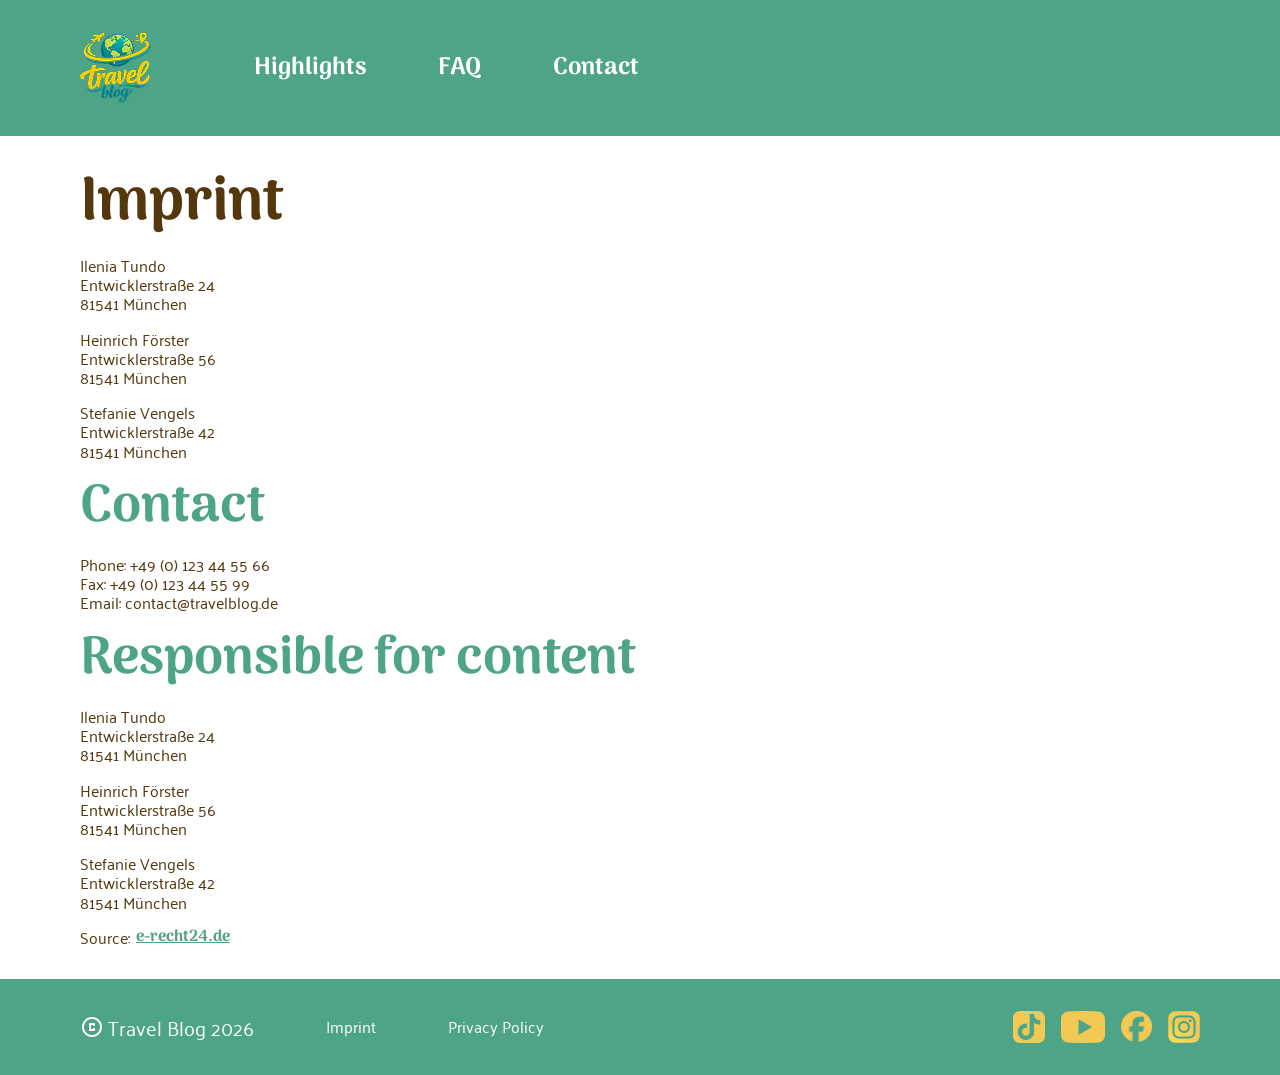
<file: html/imprint.html>
<!DOCTYPE html>
<html lang="en">

<head>
    <meta charset="UTF-8">
    <link rel="icon" type="image/x-icon" href="../assets/img/logo-travel-blog.png">
    <meta name="viewport" content="width=device-width, initial-scale=1.0">
    <title>Imprint</title>

    <link rel="stylesheet" href="../styles/header_footer.css">
    <link rel="stylesheet" href="../styles/variable.css">
    <link rel="stylesheet" href="../styles/font.css">
    <link rel="stylesheet" href="../style.css">
    <link rel="stylesheet" href="../styles/standard.css">
</head>

<body>
    <!-- HEADER -->
    <!-- Navigation Handy -->
    <div>
        <ul class="nav-handy">
            <li><a href="../index.html"><img src="../assets/icons/Home.png" alt="home"></a></li>
            <li><a href="../index.html#highlights"><img src="../assets/icons/rocket_launch.png" alt="rocket_launch"></a>
            </li>
            <li><a href="../index.html#faq"><img src="../assets/icons/live_help.png" alt="faq"></a></li>
            <li><a href="../index.html#contact"><img src="../assets/icons/person_pin.png" alt="person_pin"></a></li>
        </ul>
    </div>
    <!-- Navigation Handy ENDE -->
    <header class="cwp-padding">
        <nav>
            <a href="../index.html"><img src="../assets/img/logo-travel-blog.png" alt="Logo - Travel-Blog"></a>
            <ul>
                <li class="highlights"><a href="../index.html#highlights">Highlights</a></li>
                <li class="faq"><a href="../index.html#faq">FAQ</a></li>
                <li class="contact"><a href="../index.html#contact">Contact</a></li>
            </ul>
        </nav>
    </header>
    <!-- HEADER -->
    <main class="cwp-padding imprint">
        <h1>Imprint</h1>
        <p>Ilenia Tundo<br>
            Entwicklerstraße 24<br>
            81541 München</p>
        <p>Heinrich Förster<br>
            Entwicklerstraße 56<br>
            81541 München</p>
        <p>Stefanie Vengels<br>
            Entwicklerstraße 42<br>
            81541 München</p>
        <h2>Contact</h2>
        <p>
            Phone: +49 (0) 123 44 55 66<br>
            Fax: +49 (0) 123 44 55 99<br>
            Email: contact@travelblog.de<br>
        </p>
        <h2>Responsible for content</h2>
        <p>Ilenia Tundo<br>
            Entwicklerstraße 24<br>
            81541 München</p>
        <p>Heinrich Förster<br>
            Entwicklerstraße 56<br>
            81541 München</p>
        <p>Stefanie Vengels<br>
            Entwicklerstraße 42<br>
            81541 München</p>
        <p class="source">Source:<a href="https://www.e-recht24.de/" target="_blank">e-recht24.de</a></p>
    </main>
    <!-- FOOTER -->
    <footer class="cwp-padding">
        <div class="footer-left">
            <p><img src="../assets/icons/copyright.png" alt="copyright"> Travel Blog 2026</p>
            <ul>
                <li><a href="imprint.html">Imprint</a></li>
                <li><a href="privacy_policy.html">Privacy Policy</a></li>
            </ul>
        </div>
        <ul class="footer-right">
            <li><a href="https://www.tiktok.com/" target="_blank"><img src="../assets/icons/tiktok.png"
                        alt="TickTok"></a></li>
            <li><a href="https://www.youtube.com/" target="_blank"><img src="../assets/icons/youtube.png"
                        alt="YouTube"></a></li>
            <li><a href="https://www.facebook.com/" target="_blank"><img src="../assets/icons/facebook.png"
                        alt="Facebook"></a></li>
            <li><a href="https://www.instagram.com/" target="_blank"><img src="../assets/icons/instagram.png"
                        alt="Instagram"></a></li>
        </ul>
    </footer>
</body>

</html>
</file>
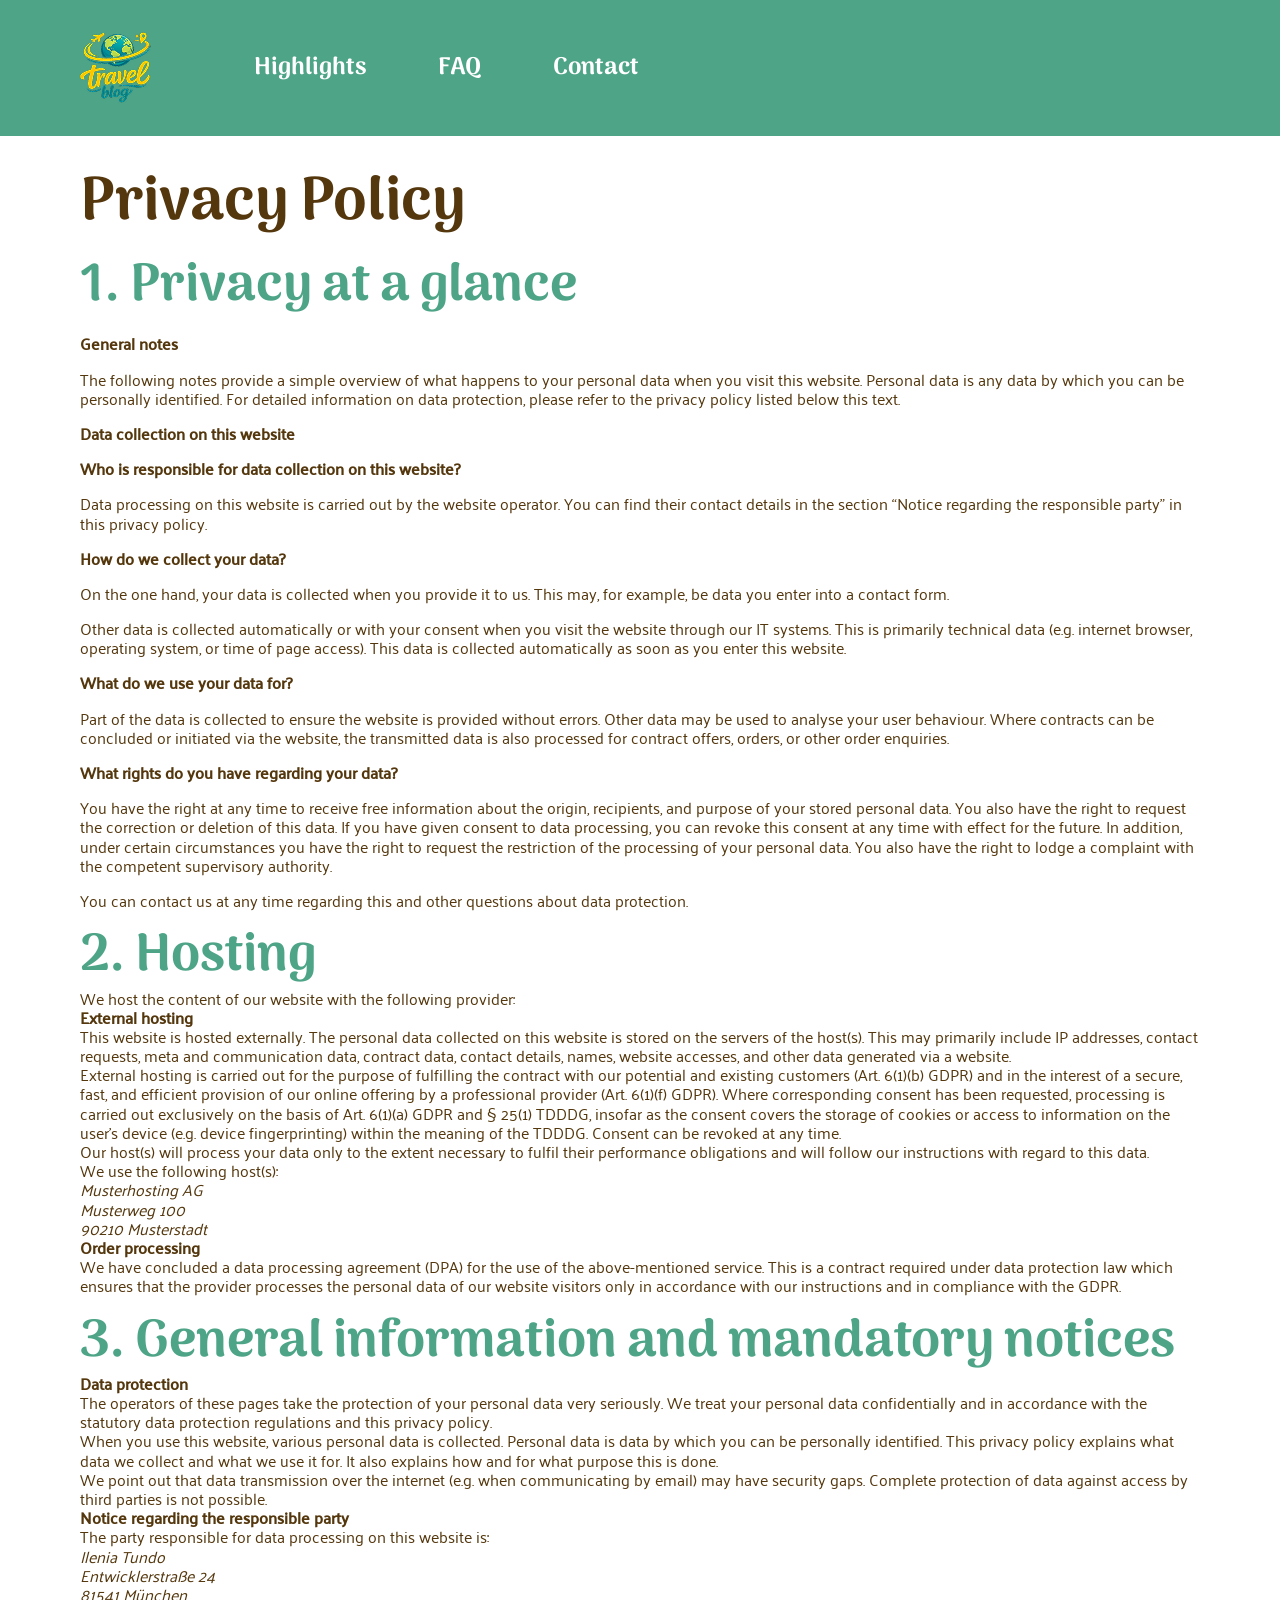
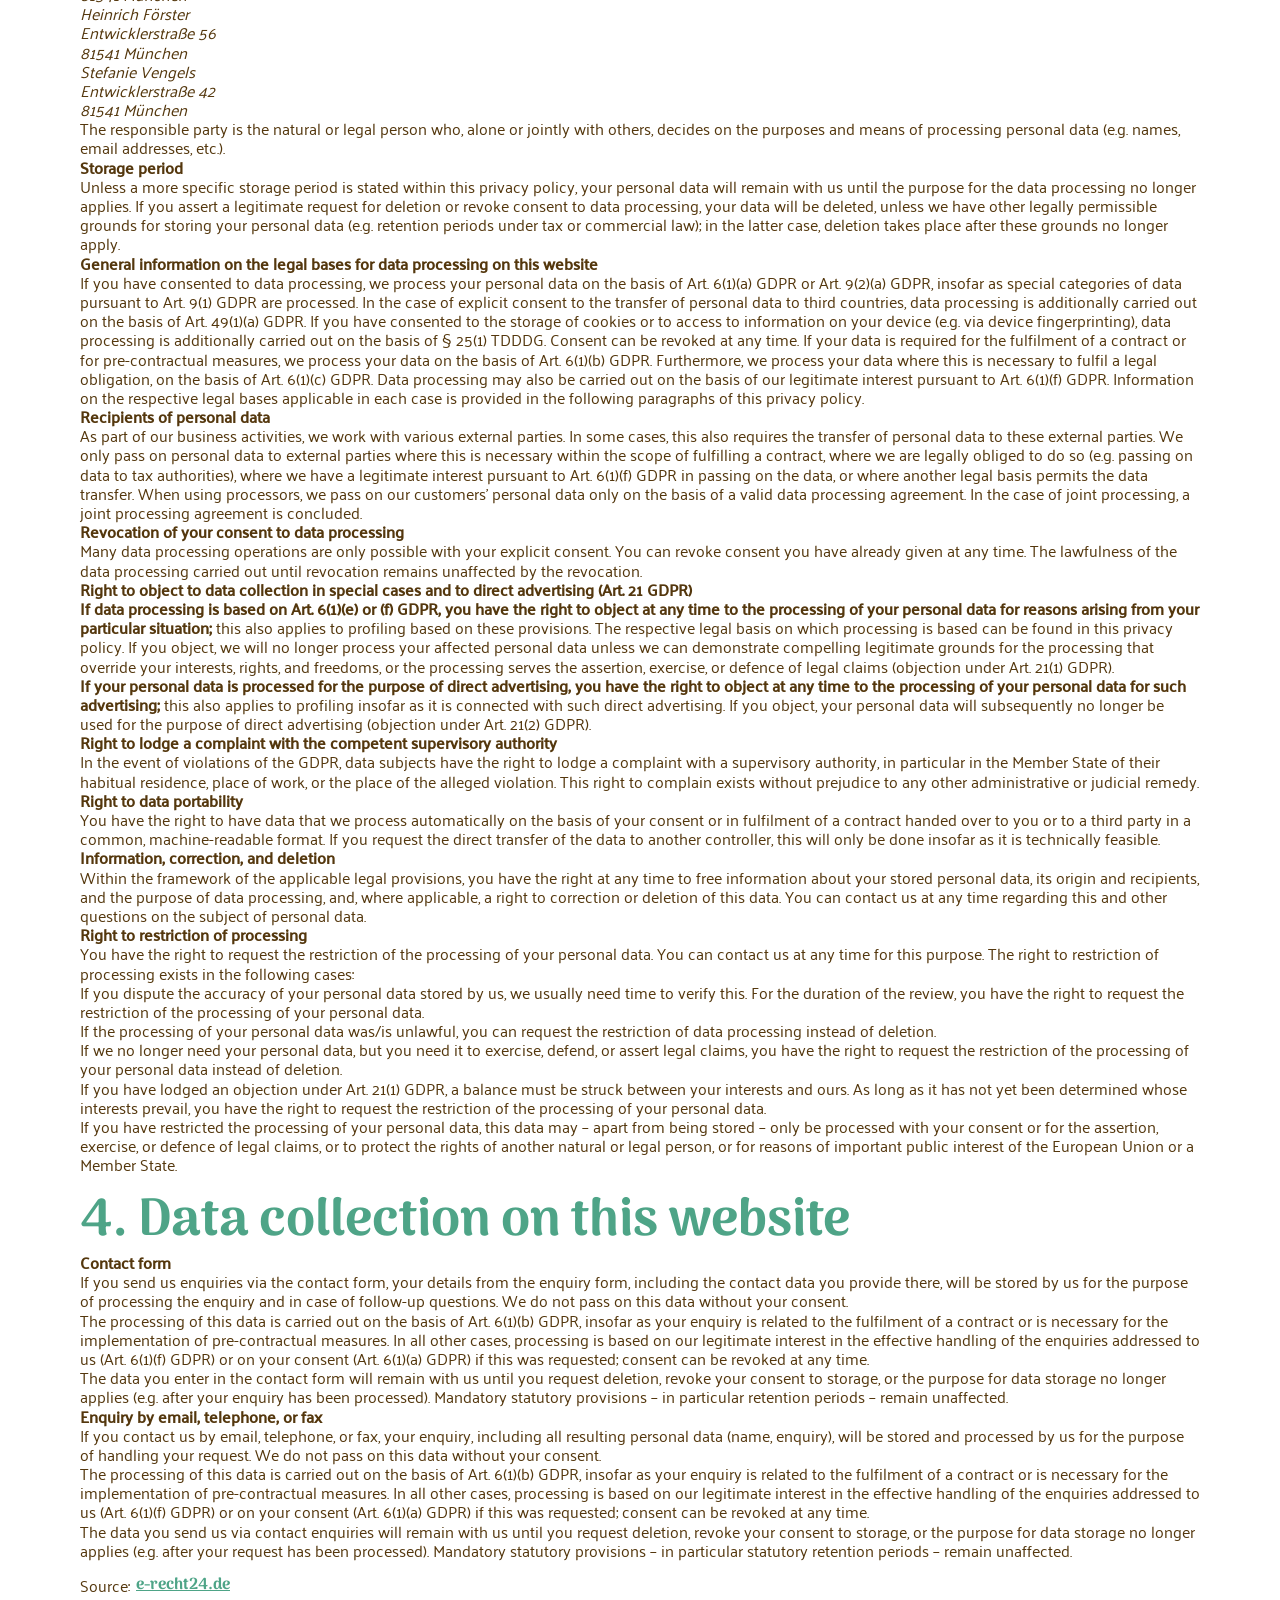
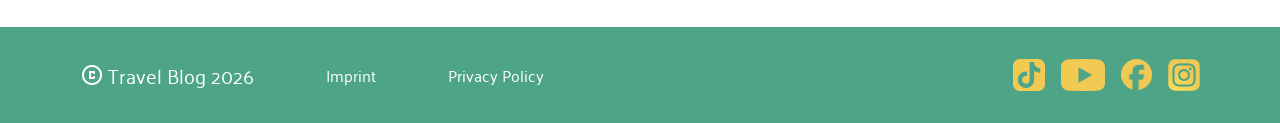
<file: html/privacy_policy.html>
<!DOCTYPE html>
<html lang="en">

<head>
    <meta charset="UTF-8">
    <link rel="icon" type="image/x-icon" href="../assets/img/logo-travel-blog.png">
    <meta name="viewport" content="width=device-width, initial-scale=1.0">
    <title>Privacy Policy</title>

    <link rel="stylesheet" href="../styles/header_footer.css">
    <link rel="stylesheet" href="../styles/variable.css">
    <link rel="stylesheet" href="../styles/font.css">
    <link rel="stylesheet" href="../style.css">
    <link rel="stylesheet" href="../styles/standard.css">
</head>

<body>
    <!-- HEADER -->
    <!-- Navigation Handy -->
    <div>
        <ul class="nav-handy">
            <li><a href="../index.html"><img src="../assets/icons/Home.png" alt="home"></a></li>
            <li><a href="../index.html#highlights"><img src="../assets/icons/rocket_launch.png" alt="rocket_launch"></a>
            </li>
            <li><a href="../index.html#faq"><img src="../assets/icons/live_help.png" alt="faq"></a></li>
            <li><a href="../index.html#contact"><img src="../assets/icons/person_pin.png" alt="person_pin"></a></li>
        </ul>
    </div>
    <!-- Navigation Handy ENDE -->
    <header class="cwp-padding">
        <nav>
            <a href="../index.html"><img src="../assets/img/logo-travel-blog.png" alt="Logo - Travel-Blog"></a>
            <ul>
                <li class="highlights"><a href="../index.html#highlights">Highlights</a></li>
                <li class="faq"><a href="../index.html#faq">FAQ</a></li>
                <li class="contact"><a href="../index.html#contact">Contact</a></li>
            </ul>
        </nav>
    </header>
    <!-- HEADER -->
    <main class="cwp-padding imprint">
        <h1>Privacy Policy</h1>
        <h2 id="overview">1. Privacy at a glance</h2>

        <h3>General notes</h3>
        <p>The following notes provide a simple overview of what happens to your personal data when you visit this
            website. Personal data is any data by which you can be personally identified. For detailed information on
            data protection, please refer to the privacy policy listed below this text.</p>

        <h3>Data collection on this website</h3>

        <h4>Who is responsible for data collection on this website?</h4>
        <p>Data processing on this website is carried out by the website operator. You can find their contact details in
            the section “Notice regarding the responsible party” in this privacy policy.</p>

        <h4>How do we collect your data?</h4>
        <p>On the one hand, your data is collected when you provide it to us. This may, for example, be data you enter
            into a contact form.</p>
        <p>Other data is collected automatically or with your consent when you visit the website through our IT systems.
            This is primarily technical data (e.g. internet browser, operating system, or time of page access). This
            data is collected automatically as soon as you enter this website.</p>

        <h4>What do we use your data for?</h4>
        <p>Part of the data is collected to ensure the website is provided without errors. Other data may be used to
            analyse your user behaviour. Where contracts can be concluded or initiated via the website, the transmitted
            data is also processed for contract offers, orders, or other order enquiries.</p>

        <h4>What rights do you have regarding your data?</h4>
        <p>You have the right at any time to receive free information about the origin, recipients, and purpose of your
            stored personal data. You also have the right to request the correction or deletion of this data. If you
            have given consent to data processing, you can revoke this consent at any time with effect for the future.
            In addition, under certain circumstances you have the right to request the restriction of the processing of
            your personal data. You also have the right to lodge a complaint with the competent supervisory authority.
        </p>
        <p>You can contact us at any time regarding this and other questions about data protection.</p>
        </section>

        <!-- 2 -->
        <section aria-labelledby="hosting">
            <h2 id="hosting">2. Hosting</h2>
            <p>We host the content of our website with the following provider:</p>

            <h3>External hosting</h3>
            <p>This website is hosted externally. The personal data collected on this website is stored on the servers
                of the host(s). This may primarily include IP addresses, contact requests, meta and communication data,
                contract data, contact details, names, website accesses, and other data generated via a website.</p>
            <p>External hosting is carried out for the purpose of fulfilling the contract with our potential and
                existing customers (Art. 6(1)(b) GDPR) and in the interest of a secure, fast, and efficient provision of
                our online offering by a professional provider (Art. 6(1)(f) GDPR). Where corresponding consent has been
                requested, processing is carried out exclusively on the basis of Art. 6(1)(a) GDPR and § 25(1) TDDDG,
                insofar as the consent covers the storage of cookies or access to information on the user’s device (e.g.
                device fingerprinting) within the meaning of the TDDDG. Consent can be revoked at any time.</p>
            <p>Our host(s) will process your data only to the extent necessary to fulfil their performance obligations
                and will follow our instructions with regard to this data.</p>
            <p>We use the following host(s):</p>
            <address>
                Musterhosting AG<br>
                Musterweg 100<br>
                90210 Musterstadt
            </address>

            <h4>Order processing</h4>
            <p>We have concluded a data processing agreement (DPA) for the use of the above-mentioned service. This is a
                contract required under data protection law which ensures that the provider processes the personal data
                of our website visitors only in accordance with our instructions and in compliance with the GDPR.</p>
        </section>

        <!-- 3 -->
        <section aria-labelledby="general">
            <h2 id="general">3. General information and mandatory notices</h2>

            <h3>Data protection</h3>
            <p>The operators of these pages take the protection of your personal data very seriously. We treat your
                personal data confidentially and in accordance with the statutory data protection regulations and this
                privacy policy.</p>
            <p>When you use this website, various personal data is collected. Personal data is data by which you can be
                personally identified. This privacy policy explains what data we collect and what we use it for. It also
                explains how and for what purpose this is done.</p>
            <p>We point out that data transmission over the internet (e.g. when communicating by email) may have
                security gaps. Complete protection of data against access by third parties is not possible.</p>

            <h3>Notice regarding the responsible party</h3>
            <p>The party responsible for data processing on this website is:</p>
            <address>
                <p>Ilenia Tundo<br>
                    Entwicklerstraße 24<br>
                    81541 München</p>
                <p>Heinrich Förster<br>
                    Entwicklerstraße 56<br>
                    81541 München</p>
                <p>Stefanie Vengels<br>
                    Entwicklerstraße 42<br>
                    81541 München</p>
            </address>
            <p>The responsible party is the natural or legal person who, alone or jointly with others, decides on the
                purposes and means of processing personal data (e.g. names, email addresses, etc.).</p>

            <h3>Storage period</h3>
            <p>Unless a more specific storage period is stated within this privacy policy, your personal data will
                remain with us until the purpose for the data processing no longer applies. If you assert a legitimate
                request for deletion or revoke consent to data processing, your data will be deleted, unless we have
                other legally permissible grounds for storing your personal data (e.g. retention periods under tax or
                commercial law); in the latter case, deletion takes place after these grounds no longer apply.</p>

            <h3>General information on the legal bases for data processing on this website</h3>
            <p>If you have consented to data processing, we process your personal data on the basis of Art. 6(1)(a) GDPR
                or Art. 9(2)(a) GDPR, insofar as special categories of data pursuant to Art. 9(1) GDPR are processed. In
                the case of explicit consent to the transfer of personal data to third countries, data processing is
                additionally carried out on the basis of Art. 49(1)(a) GDPR. If you have consented to the storage of
                cookies or to access to information on your device (e.g. via device fingerprinting), data processing is
                additionally carried out on the basis of § 25(1) TDDDG. Consent can be revoked at any time. If your data
                is required for the fulfilment of a contract or for pre-contractual measures, we process your data on
                the basis of Art. 6(1)(b) GDPR. Furthermore, we process your data where this is necessary to fulfil a
                legal obligation, on the basis of Art. 6(1)(c) GDPR. Data processing may also be carried out on the
                basis of our legitimate interest pursuant to Art. 6(1)(f) GDPR. Information on the respective legal
                bases applicable in each case is provided in the following paragraphs of this privacy policy.</p>

            <h3>Recipients of personal data</h3>
            <p>As part of our business activities, we work with various external parties. In some cases, this also
                requires the transfer of personal data to these external parties. We only pass on personal data to
                external parties where this is necessary within the scope of fulfilling a contract, where we are legally
                obliged to do so (e.g. passing on data to tax authorities), where we have a legitimate interest pursuant
                to Art. 6(1)(f) GDPR in passing on the data, or where another legal basis permits the data transfer.
                When using processors, we pass on our customers’ personal data only on the basis of a valid data
                processing agreement. In the case of joint processing, a joint processing agreement is concluded.</p>

            <h3>Revocation of your consent to data processing</h3>
            <p>Many data processing operations are only possible with your explicit consent. You can revoke consent you
                have already given at any time. The lawfulness of the data processing carried out until revocation
                remains unaffected by the revocation.</p>

            <h3>Right to object to data collection in special cases and to direct advertising (Art. 21 GDPR)</h3>
            <div class="callout" role="note">
                <p><strong>If data processing is based on Art. 6(1)(e) or (f) GDPR, you have the right to object at any
                        time to the processing of your personal data for reasons arising from your particular
                        situation;</strong> this also applies to profiling based on these provisions. The respective
                    legal basis on which processing is based can be found in this privacy policy. If you object, we will
                    no longer process your affected personal data unless we can demonstrate compelling legitimate
                    grounds for the processing that override your interests, rights, and freedoms, or the processing
                    serves the assertion, exercise, or defence of legal claims (objection under Art. 21(1) GDPR).</p>
                <p><strong>If your personal data is processed for the purpose of direct advertising, you have the right
                        to object at any time to the processing of your personal data for such advertising;</strong>
                    this also applies to profiling insofar as it is connected with such direct advertising. If you
                    object, your personal data will subsequently no longer be used for the purpose of direct advertising
                    (objection under Art. 21(2) GDPR).</p>
            </div>

            <h3>Right to lodge a complaint with the competent supervisory authority</h3>
            <p>In the event of violations of the GDPR, data subjects have the right to lodge a complaint with a
                supervisory authority, in particular in the Member State of their habitual residence, place of work, or
                the place of the alleged violation. This right to complain exists without prejudice to any other
                administrative or judicial remedy.</p>

            <h3>Right to data portability</h3>
            <p>You have the right to have data that we process automatically on the basis of your consent or in
                fulfilment of a contract handed over to you or to a third party in a common, machine-readable format. If
                you request the direct transfer of the data to another controller, this will only be done insofar as it
                is technically feasible.</p>

            <h3>Information, correction, and deletion</h3>
            <p>Within the framework of the applicable legal provisions, you have the right at any time to free
                information about your stored personal data, its origin and recipients, and the purpose of data
                processing, and, where applicable, a right to correction or deletion of this data. You can contact us at
                any time regarding this and other questions on the subject of personal data.</p>

            <h3>Right to restriction of processing</h3>
            <p>You have the right to request the restriction of the processing of your personal data. You can contact us
                at any time for this purpose. The right to restriction of processing exists in the following cases:</p>
            <ul>
                <li>If you dispute the accuracy of your personal data stored by us, we usually need time to verify this.
                    For the duration of the review, you have the right to request the restriction of the processing of
                    your personal data.</li>
                <li>If the processing of your personal data was/is unlawful, you can request the restriction of data
                    processing instead of deletion.</li>
                <li>If we no longer need your personal data, but you need it to exercise, defend, or assert legal
                    claims, you have the right to request the restriction of the processing of your personal data
                    instead of deletion.</li>
                <li>If you have lodged an objection under Art. 21(1) GDPR, a balance must be struck between your
                    interests and ours. As long as it has not yet been determined whose interests prevail, you have the
                    right to request the restriction of the processing of your personal data.</li>
            </ul>
            <p>If you have restricted the processing of your personal data, this data may – apart from being stored –
                only be processed with your consent or for the assertion, exercise, or defence of legal claims, or to
                protect the rights of another natural or legal person, or for reasons of important public interest of
                the European Union or a Member State.</p>
        </section>

        <!-- 4 -->
        <section aria-labelledby="collection">
            <h2 id="collection">4. Data collection on this website</h2>

            <h3>Contact form</h3>
            <p>If you send us enquiries via the contact form, your details from the enquiry form, including the contact
                data you provide there, will be stored by us for the purpose of processing the enquiry and in case of
                follow-up questions. We do not pass on this data without your consent.</p>
            <p>The processing of this data is carried out on the basis of Art. 6(1)(b) GDPR, insofar as your enquiry is
                related to the fulfilment of a contract or is necessary for the implementation of pre-contractual
                measures. In all other cases, processing is based on our legitimate interest in the effective handling
                of the enquiries addressed to us (Art. 6(1)(f) GDPR) or on your consent (Art. 6(1)(a) GDPR) if this was
                requested; consent can be revoked at any time.</p>
            <p>The data you enter in the contact form will remain with us until you request deletion, revoke your
                consent to storage, or the purpose for data storage no longer applies (e.g. after your enquiry has been
                processed). Mandatory statutory provisions – in particular retention periods – remain unaffected.</p>

            <h3>Enquiry by email, telephone, or fax</h3>
            <p>If you contact us by email, telephone, or fax, your enquiry, including all resulting personal data (name,
                enquiry), will be stored and processed by us for the purpose of handling your request. We do not pass on
                this data without your consent.</p>
            <p>The processing of this data is carried out on the basis of Art. 6(1)(b) GDPR, insofar as your enquiry is
                related to the fulfilment of a contract or is necessary for the implementation of pre-contractual
                measures. In all other cases, processing is based on our legitimate interest in the effective handling
                of the enquiries addressed to us (Art. 6(1)(f) GDPR) or on your consent (Art. 6(1)(a) GDPR) if this was
                requested; consent can be revoked at any time.</p>
            <p>The data you send us via contact enquiries will remain with us until you request deletion, revoke your
                consent to storage, or the purpose for data storage no longer applies (e.g. after your request has been
                processed). Mandatory statutory provisions – in particular statutory retention periods – remain
                unaffected.</p>
        </section>
        <p class="source">Source:<a href="https://www.e-recht24.de/" target="_blank">e-recht24.de</a></p>
    </main>
    <!-- FOOTER -->
    <footer class="cwp-padding">
        <div class="footer-left">
            <p><img src="../assets/icons/copyright.png" alt="copyright"> Travel Blog 2026</p>
            <ul>
                <li><a href="imprint.html">Imprint</a></li>
                <li><a href="privacy_policy.html">Privacy Policy</a></li>
            </ul>
        </div>
        <ul class="footer-right">
            <li><a href="https://www.tiktok.com/" target="_blank"><img src="../assets/icons/tiktok.png"
                        alt="TickTok"></a></li>
            <li><a href="https://www.youtube.com/" target="_blank"><img src="../assets/icons/youtube.png"
                        alt="YouTube"></a></li>
            <li><a href="https://www.facebook.com/" target="_blank"><img src="../assets/icons/facebook.png"
                        alt="Facebook"></a></li>
            <li><a href="https://www.instagram.com/" target="_blank"><img src="../assets/icons/instagram.png"
                        alt="Instagram"></a></li>
        </ul>
    </footer>
</body>

</html>
</file>
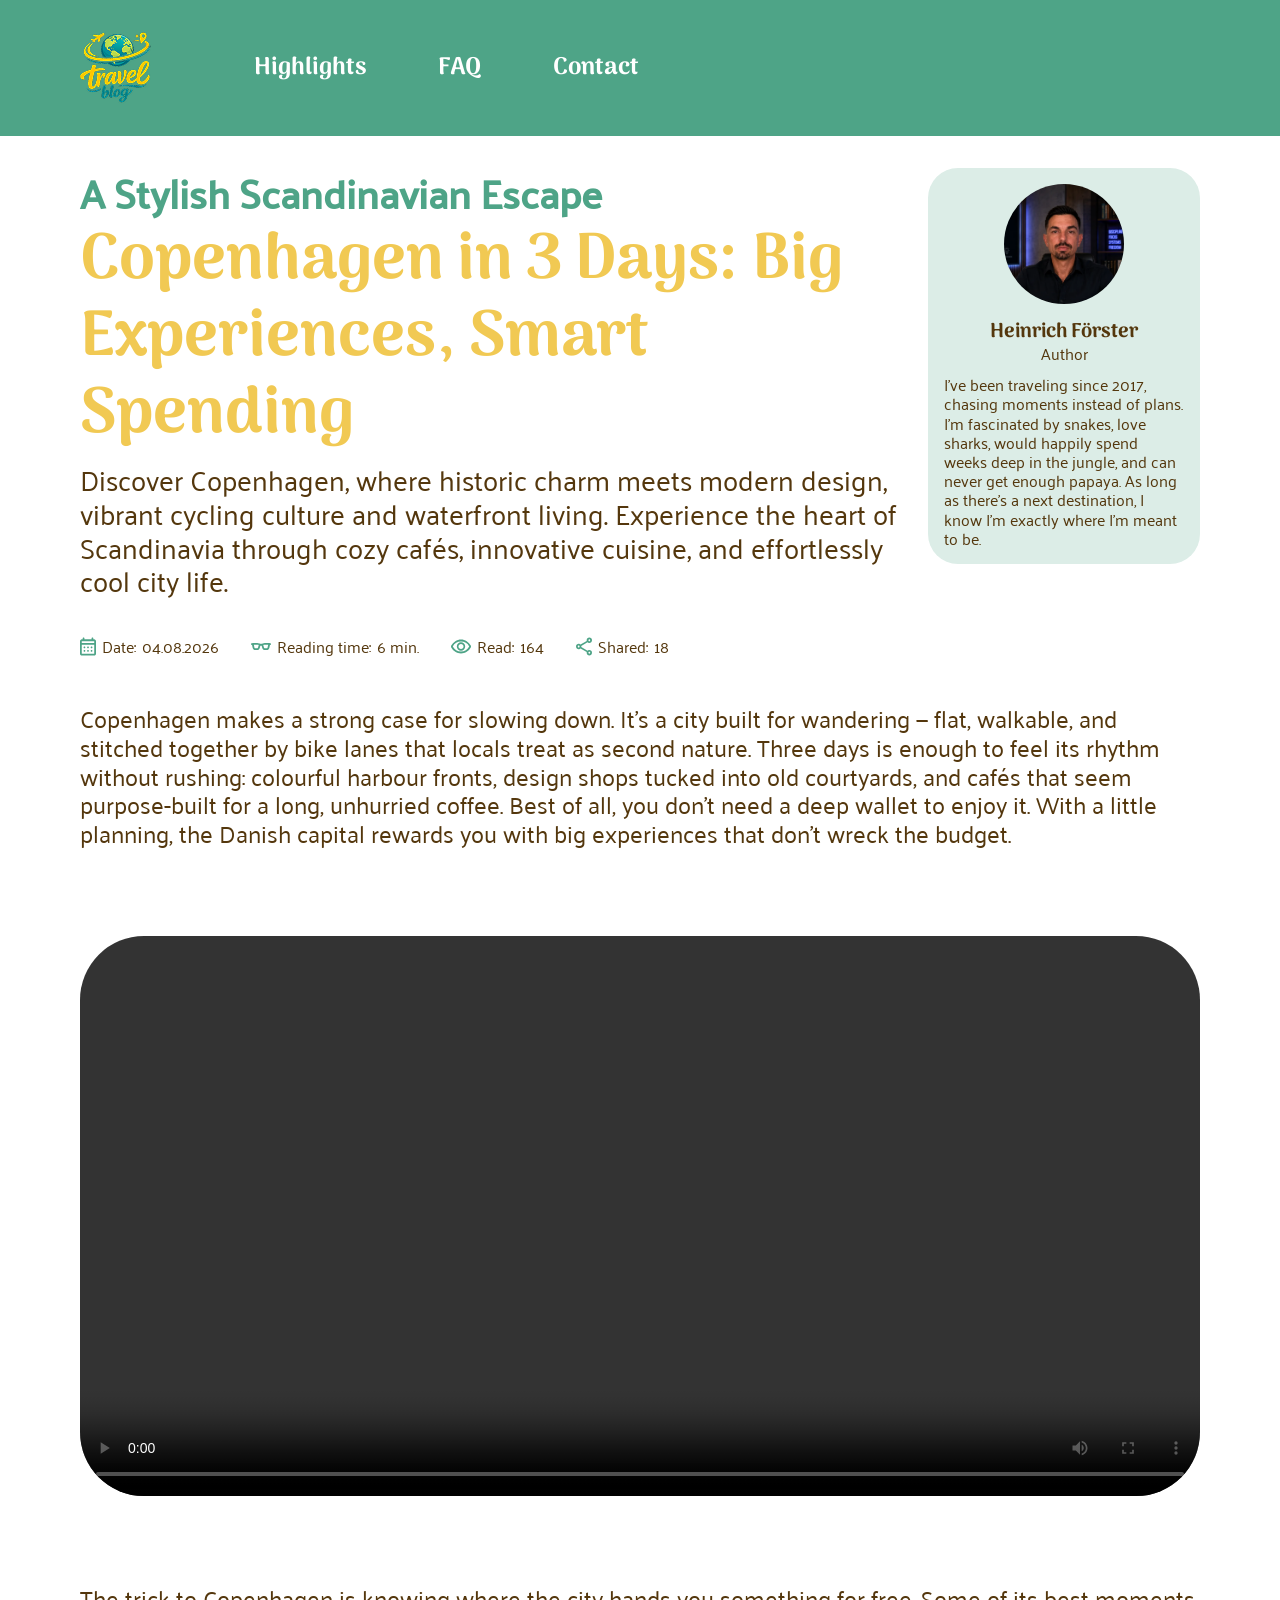
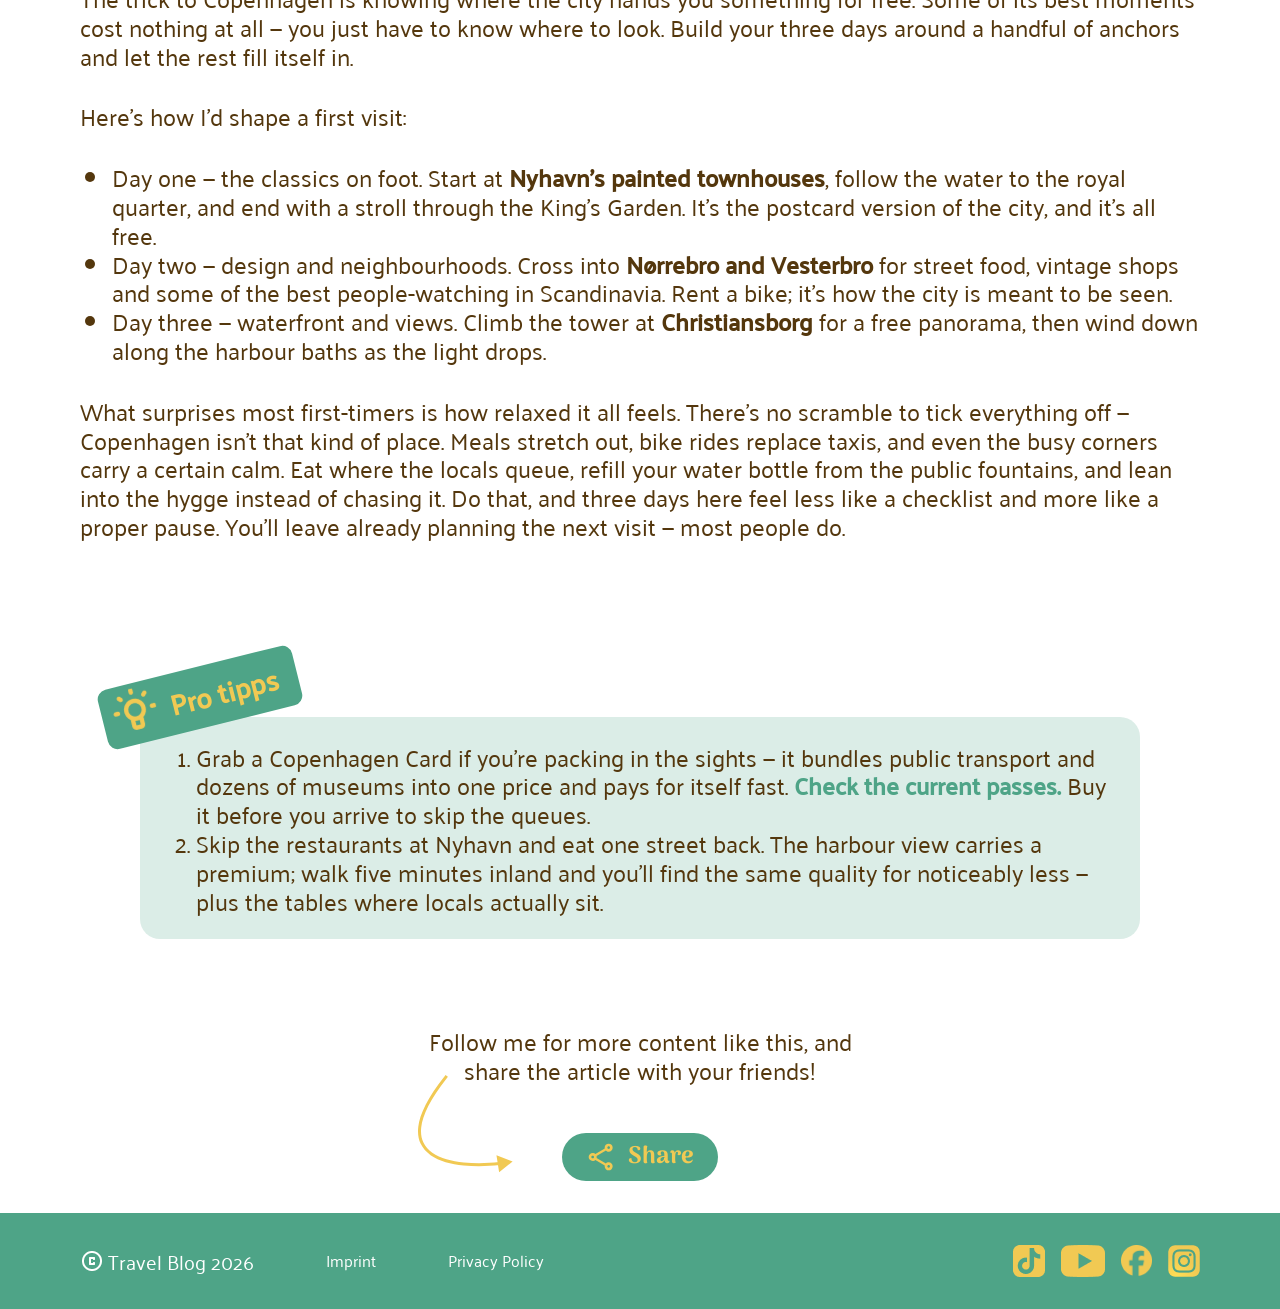
<file: html/video.html>
<!DOCTYPE html>
<html lang="en">

<head>
    <meta charset="UTF-8">
    <link rel="icon" type="image/x-icon" href="../assets/img/logo-travel-blog.png">
    <meta name="viewport" content="width=device-width, initial-scale=1.0">
    <title>Copenhagen</title>

    <link rel="stylesheet" href="../styles/header_footer.css">
    <link rel="stylesheet" href="../styles/variable.css">
    <link rel="stylesheet" href="../styles/font.css">
    <link rel="stylesheet" href="../style.css">
    <link rel="stylesheet" href="../styles/standard.css">
    <link rel="stylesheet" href="../styles/graph.css">
    <link rel="stylesheet" href="../styles/video.css">
    <link rel="stylesheet" href="../styles/carousel.css">
</head>

<body>
    <!-- HEADER -->
    <!-- Navigation Handy -->
    <div>
        <ul class="nav-handy">
            <li><a href="../index.html"><img src="../assets/icons/Home.png" alt="home"></a></li>
            <li><a href="../index.html#highlights"><img src="../assets/icons/rocket_launch.png" alt="rocket_launch"></a>
            </li>
            <li><a href="../index.html#faq"><img src="../assets/icons/live_help.png" alt="faq"></a></li>
            <li><a href="../index.html#contact"><img src="../assets/icons/person_pin.png" alt="person_pin"></a></li>
        </ul>
    </div>
    <!-- Navigation Handy ENDE -->
    <header class="cwp-padding">
        <nav>
            <a href="../index.html"><img src="../assets/img/logo-travel-blog.png" alt="Logo - Travel-Blog"></a>
            <ul>
                <li class="highlights"><a href="../index.html#highlights">Highlights</a></li>
                <li class="faq"><a href="../index.html#faq">FAQ</a></li>
                <li class="contact"><a href="../index.html#contact">Contact</a></li>
            </ul>
        </nav>
    </header>
    <!-- HEADER -->

    <main class="cwp-padding bt-padding">
        <!-- HEADLINE-INFO-CONTAINER -->
        <section class="headline-info">
            <div>
                <p class="eyebrow">A Stylish Scandinavian Escape</p>
                <h1>Copenhagen in 3 Days: Big Experiences, Smart Spending</h1>
                <p class="description">Discover Copenhagen, where historic charm meets modern design, vibrant cycling
                    culture and waterfront living. Experience the heart of Scandinavia through cozy cafés, innovative
                    cuisine, and effortlessly cool city life.</p>
                <dl>
                    <div>
                        <img class="calender-icon" src="../assets/icons/calendar_month.svg" alt="">
                        <dt>Date:</dt>
                        <dd><time datetime="2026-04-02">04.08.2026</time></dd>
                    </div>
                    <div>
                        <img class="eyeglass-icon" src="../assets/icons/eyeglasses_2.svg" alt="">
                        <dt>Reading time:</dt>
                        <dd>6 min.</dd>
                    </div>
                    <div>
                        <img class="visibility-icon" src="../assets/icons/visibility.svg" alt="">
                        <dt>Read:</dt>
                        <dd>164</dd>
                    </div>
                    <div>
                        <img class="share-icon" src="../assets/icons/share.svg" alt="">
                        <dt>Shared:</dt>
                        <dd>18</dd>
                    </div>
                </dl>
            </div>
            <div class="author-info">
                <figure>
                    <img src="../assets/img/profil-hf.png" alt="Profilbild des Autors">
                    <figcaption>Heinrich Förster<p>Author</p>
                    </figcaption>
                </figure>
                <p>I’ve been traveling since 2017, chasing moments instead of plans.
                    I’m fascinated by snakes, love sharks, would happily spend weeks deep in the jungle, and can never
                    get enough papaya. As long as there’s a next destination, I know I’m exactly where I’m meant to be.
                </p>
            </div>
        </section>
        <!-- HEADLINE-INFO-CONTAINER -->

        <!-- TEXT -->
        <section>
            <p class="text-article first">Copenhagen makes a strong case for slowing down. It's a city built for
                wandering — flat, walkable, and stitched together by bike lanes that locals treat as second nature.
                Three days is enough to feel its rhythm without rushing: colourful harbour fronts, design shops tucked
                into old courtyards, and cafés that seem purpose-built for a long, unhurried coffee. Best of all, you
                don't need a deep wallet to enjoy it. With a little planning, the Danish capital rewards you with big
                experiences that don't wreck the budget.</p>
        </section>
        <!-- TEXT -->

        <video src="../assets/video/copenhagen.mp4" controls></video>

        <!-- TEXT -->
        <section class="list-section">
            <p class="text-article second">The trick to Copenhagen is knowing where the city hands you something for
                free. Some of its best moments cost nothing at all — you just have to know where to look. Build your
                three days around a handful of anchors and let the rest fill itself in.</p>
            <p class="text-article second">Here's how I'd shape a first visit:
            </p>
            <ul>
                <li class="text-article second">Day one — the classics on foot. Start at <strong>Nyhavn's painted townhouses</strong>,
                    follow the water to the royal quarter, and end with a stroll through the King's Garden. It's the
                    postcard version of the city, and it's all free.</li>
                <li class="text-article second">Day two — design and neighbourhoods. Cross into <strong>Nørrebro and Vesterbro</strong>
                    for street food, vintage shops and some of the best people-watching in Scandinavia. Rent a bike;
                    it's how the city is meant to be seen.</li>
                <li class="text-article second">Day three — waterfront and views. Climb the tower at <strong>Christiansborg</strong> for
                    a free panorama, then wind down along the harbour baths as the light drops.</li>
            </ul>
            <p class="text-article second">What surprises most first-timers is how relaxed it all feels. There's no
                scramble to tick everything off — Copenhagen isn't that kind of place. Meals stretch out, bike rides
                replace taxis, and even the busy corners carry a certain calm. Eat where the locals queue, refill your
                water bottle from the public fountains, and lean into the hygge instead of chasing it. Do that, and
                three days here feel less like a checklist and more like a proper pause. You'll leave already planning
                the next visit — most people do.</p>
        </section>
        <!-- TEXT -->
        <section class="pro-tipps">

            <div class="badge">
                <img src="../assets/icons/bulp.png" alt=""> Pro tipps
            </div>


            <section class="pro-tipps-description">
                <ol>
                    <li>Grab a Copenhagen Card if you're packing in the sights — it bundles public transport and dozens
                        of museums into one price and pays for itself fast. <a href="https://copenhagencard.com/" target="_blank">Check the current passes.</a>
                        Buy it before you arrive to skip the queues.</li>
                    <li>Skip the restaurants at Nyhavn and eat one street back. The harbour view carries a premium; walk
                        five minutes inland and you'll find the same quality for noticeably less — plus the tables where
                        locals actually sit.</li>
                </ol>
            </section>
        </section>

        <!-- SHARE-CTA-CONATINER -->
        <div class="share-cta">
            <p class="text-article">Follow me for more content like this, and share the article with your friends!</p>
            <div class="cta">
                <input type="checkbox" id="toggle" hidden></input>
                <label for="toggle" class="share-btn"><img src="../assets/icons/cta_share.svg" alt="">Share</label>
                <div class="hidden-div">
                    <img src="../assets/icons/share.svg" alt="">
                    <ul>
                        <li><a href="https://www.linkedin.com/" target="_blank">LinkedIn</a></li>
                        <li><a href="https://wa.me/">WhatsApp</a></li>
                    </ul>
                </div>
            </div>
            <img class="arrow desktop" src="../assets/icons/cta_share_arrow.svg" alt="">
            <img class="arrow mobil" src="../assets/icons/Vector 12.png" alt="">
        </div>
        <!-- SHARE-CTA-CONATINER -->
    </main>

    <!-- FOOTER -->
    <footer class="cwp-padding">
        <div class="footer-left">
            <p><img src="../assets/icons/copyright.png" alt="copyright"> Travel Blog 2026</p>
            <ul>
                <li><a href="imprint.html">Imprint</a></li>
                <li><a href="privacy_policy.html">Privacy Policy</a></li>
            </ul>
        </div>
        <ul class="footer-right">
            <li><a href="https://www.tiktok.com/" target="_blank"><img src="../assets/icons/tiktok.png"
                        alt="TickTok"></a></li>
            <li><a href="https://www.youtube.com/" target="_blank"><img src="../assets/icons/youtube.png"
                        alt="YouTube"></a></li>
            <li><a href="https://www.facebook.com/" target="_blank"><img src="../assets/icons/facebook.png"
                        alt="Facebook"></a></li>
            <li><a href="https://www.instagram.com/" target="_blank"><img src="../assets/icons/instagram.png"
                        alt="Instagram"></a></li>
        </ul>
    </footer>
</body>

</html>
</file>
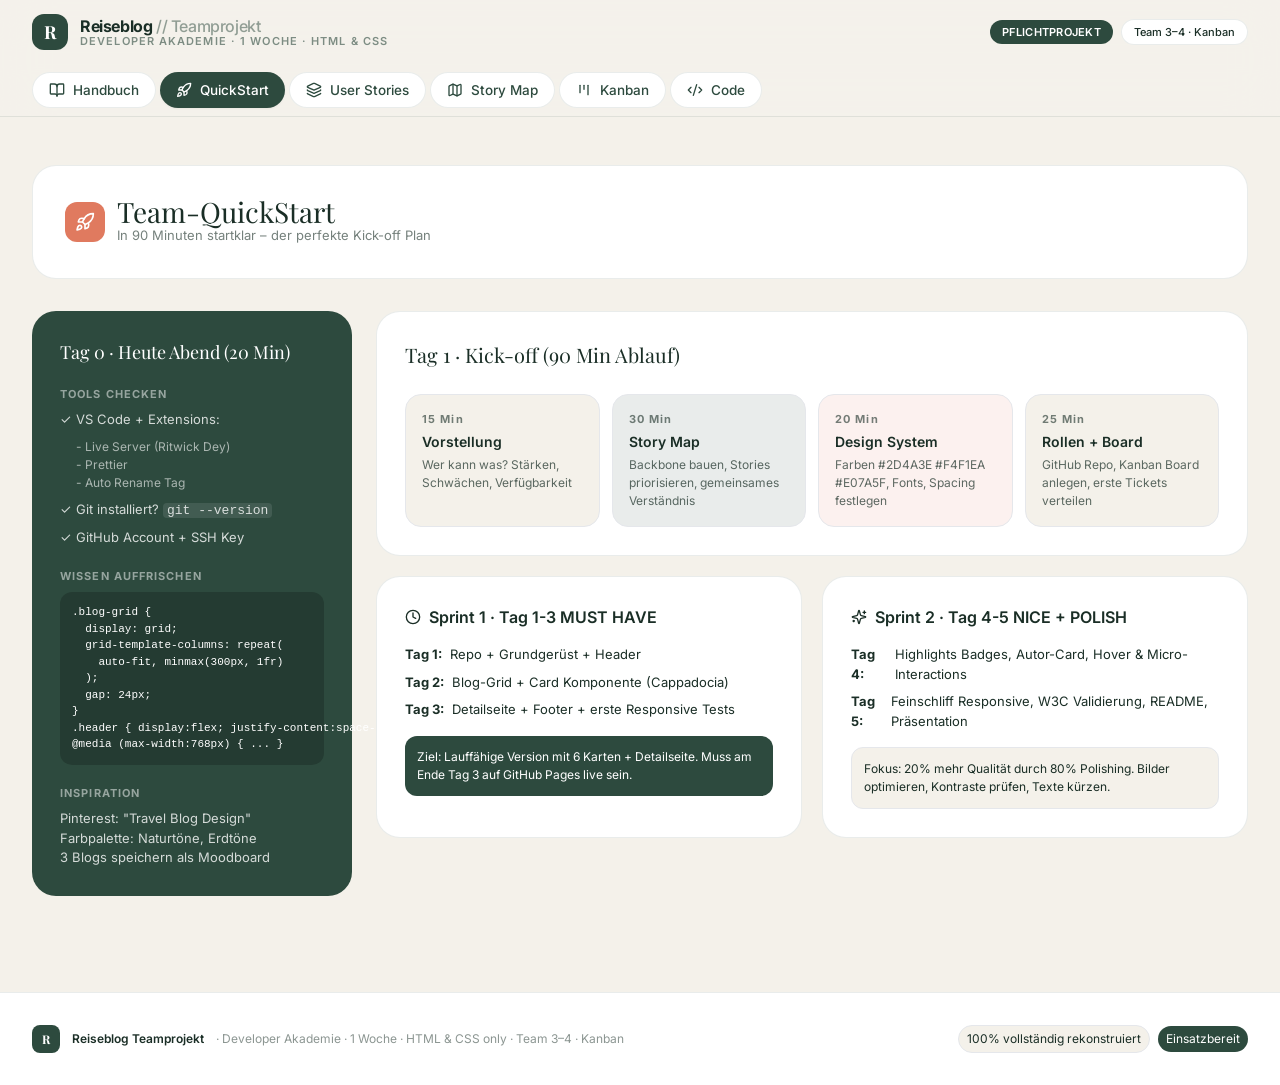
<file: Projekt Vorgaben/Reiseblog-Teamprojekt-Komplett-Paket.html>
<!DOCTYPE html>
<html lang="en">
<head>
  <meta charset="UTF-8">
  <meta name="viewport" content="width=device-width, initial-scale=1">
  <title>React Artifact</title>
  <style>*,:after,:before{--tw-border-spacing-x:0;--tw-border-spacing-y:0;--tw-translate-x:0;--tw-translate-y:0;--tw-rotate:0;--tw-skew-x:0;--tw-skew-y:0;--tw-scale-x:1;--tw-scale-y:1;--tw-pan-x: ;--tw-pan-y: ;--tw-pinch-zoom: ;--tw-scroll-snap-strictness:proximity;--tw-gradient-from-position: ;--tw-gradient-via-position: ;--tw-gradient-to-position: ;--tw-ordinal: ;--tw-slashed-zero: ;--tw-numeric-figure: ;--tw-numeric-spacing: ;--tw-numeric-fraction: ;--tw-ring-inset: ;--tw-ring-offset-width:0px;--tw-ring-offset-color:#fff;--tw-ring-color:rgba(59,130,246,.5);--tw-ring-offset-shadow:0 0 #0000;--tw-ring-shadow:0 0 #0000;--tw-shadow:0 0 #0000;--tw-shadow-colored:0 0 #0000;--tw-blur: ;--tw-brightness: ;--tw-contrast: ;--tw-grayscale: ;--tw-hue-rotate: ;--tw-invert: ;--tw-saturate: ;--tw-sepia: ;--tw-drop-shadow: ;--tw-backdrop-blur: ;--tw-backdrop-brightness: ;--tw-backdrop-contrast: ;--tw-backdrop-grayscale: ;--tw-backdrop-hue-rotate: ;--tw-backdrop-invert: ;--tw-backdrop-opacity: ;--tw-backdrop-saturate: ;--tw-backdrop-sepia: ;--tw-contain-size: ;--tw-contain-layout: ;--tw-contain-paint: ;--tw-contain-style: }::backdrop{--tw-border-spacing-x:0;--tw-border-spacing-y:0;--tw-translate-x:0;--tw-translate-y:0;--tw-rotate:0;--tw-skew-x:0;--tw-skew-y:0;--tw-scale-x:1;--tw-scale-y:1;--tw-pan-x: ;--tw-pan-y: ;--tw-pinch-zoom: ;--tw-scroll-snap-strictness:proximity;--tw-gradient-from-position: ;--tw-gradient-via-position: ;--tw-gradient-to-position: ;--tw-ordinal: ;--tw-slashed-zero: ;--tw-numeric-figure: ;--tw-numeric-spacing: ;--tw-numeric-fraction: ;--tw-ring-inset: ;--tw-ring-offset-width:0px;--tw-ring-offset-color:#fff;--tw-ring-color:rgba(59,130,246,.5);--tw-ring-offset-shadow:0 0 #0000;--tw-ring-shadow:0 0 #0000;--tw-shadow:0 0 #0000;--tw-shadow-colored:0 0 #0000;--tw-blur: ;--tw-brightness: ;--tw-contrast: ;--tw-grayscale: ;--tw-hue-rotate: ;--tw-invert: ;--tw-saturate: ;--tw-sepia: ;--tw-drop-shadow: ;--tw-backdrop-blur: ;--tw-backdrop-brightness: ;--tw-backdrop-contrast: ;--tw-backdrop-grayscale: ;--tw-backdrop-hue-rotate: ;--tw-backdrop-invert: ;--tw-backdrop-opacity: ;--tw-backdrop-saturate: ;--tw-backdrop-sepia: ;--tw-contain-size: ;--tw-contain-layout: ;--tw-contain-paint: ;--tw-contain-style: }/*! tailwindcss v3.4.18 | MIT License | https://tailwindcss.com*/*,:after,:before{box-sizing:border-box;border:0 solid #e5e7eb}:after,:before{--tw-content:""}:host,html{line-height:1.5;-webkit-text-size-adjust:100%;-moz-tab-size:4;-o-tab-size:4;tab-size:4;font-family:ui-sans-serif,system-ui,sans-serif,Apple Color Emoji,Segoe UI Emoji,Segoe UI Symbol,Noto Color Emoji;font-feature-settings:normal;font-variation-settings:normal;-webkit-tap-highlight-color:transparent}body{line-height:inherit}hr{height:0;color:inherit;border-top-width:1px}abbr:where([title]){-webkit-text-decoration:underline dotted;text-decoration:underline dotted}h1,h2,h3,h4,h5,h6{font-size:inherit;font-weight:inherit}a{color:inherit;text-decoration:inherit}b,strong{font-weight:bolder}code,kbd,pre,samp{font-family:ui-monospace,SFMono-Regular,Menlo,Monaco,Consolas,Liberation Mono,Courier New,monospace;font-feature-settings:normal;font-variation-settings:normal;font-size:1em}small{font-size:80%}sub,sup{font-size:75%;line-height:0;position:relative;vertical-align:baseline}sub{bottom:-.25em}sup{top:-.5em}table{text-indent:0;border-color:inherit;border-collapse:collapse}button,input,optgroup,select,textarea{font-family:inherit;font-feature-settings:inherit;font-variation-settings:inherit;font-size:100%;font-weight:inherit;line-height:inherit;letter-spacing:inherit;color:inherit;margin:0;padding:0}button,select{text-transform:none}button,input:where([type=button]),input:where([type=reset]),input:where([type=submit]){-webkit-appearance:button;background-color:transparent;background-image:none}:-moz-focusring{outline:auto}:-moz-ui-invalid{box-shadow:none}progress{vertical-align:baseline}::-webkit-inner-spin-button,::-webkit-outer-spin-button{height:auto}[type=search]{-webkit-appearance:textfield;outline-offset:-2px}::-webkit-search-decoration{-webkit-appearance:none}::-webkit-file-upload-button{-webkit-appearance:button;font:inherit}summary{display:list-item}blockquote,dd,dl,figure,h1,h2,h3,h4,h5,h6,hr,p,pre{margin:0}fieldset{margin:0}fieldset,legend{padding:0}menu,ol,ul{list-style:none;margin:0;padding:0}dialog{padding:0}textarea{resize:vertical}input::-moz-placeholder,textarea::-moz-placeholder{opacity:1;color:#9ca3af}input::placeholder,textarea::placeholder{opacity:1;color:#9ca3af}[role=button],button{cursor:pointer}:disabled{cursor:default}audio,canvas,embed,iframe,img,object,svg,video{display:block;vertical-align:middle}img,video{max-width:100%;height:auto}[hidden]:where(:not([hidden=until-found])){display:none}.absolute{position:absolute}.relative{position:relative}.sticky{position:sticky}.inset-0{inset:0}.right-3{right:.75rem}.top-0{top:0}.top-3{top:.75rem}.z-50{z-index:50}.mx-auto{margin-left:auto;margin-right:auto}.ml-0\.5{margin-left:.125rem}.ml-4{margin-left:1rem}.mt-1{margin-top:.25rem}.mt-12{margin-top:3rem}.mt-2{margin-top:.5rem}.mt-3{margin-top:.75rem}.mt-4{margin-top:1rem}.mt-5{margin-top:1.25rem}.mt-6{margin-top:1.5rem}.mt-7{margin-top:1.75rem}.mt-8{margin-top:2rem}.mt-\[1px\]{margin-top:1px}.mt-\[2px\]{margin-top:2px}.line-clamp-2{overflow:hidden;display:-webkit-box;-webkit-box-orient:vertical;-webkit-line-clamp:2}.block{display:block}.flex{display:flex}.inline-flex{display:inline-flex}.grid{display:grid}.hidden{display:none}.aspect-\[16\/9\],.aspect-video{aspect-ratio:16/9}.h-10{height:2.5rem}.h-12{height:3rem}.h-14{height:3.5rem}.h-3{height:.75rem}.h-3\.5{height:.875rem}.h-4{height:1rem}.h-5{height:1.25rem}.h-7{height:1.75rem}.h-8{height:2rem}.h-9{height:2.25rem}.h-\[64px\]{height:64px}.h-fit{height:-moz-fit-content;height:fit-content}.min-h-\[700px\]{min-height:700px}.min-h-screen{min-height:100vh}.w-10{width:2.5rem}.w-12{width:3rem}.w-3{width:.75rem}.w-3\.5{width:.875rem}.w-4{width:1rem}.w-5{width:1.25rem}.w-7{width:1.75rem}.w-8{width:2rem}.w-9{width:2.25rem}.w-full{width:100%}.min-w-\[1100px\]{min-width:1100px}.min-w-\[860px\]{min-width:860px}.max-w-\[1280px\]{max-width:1280px}.max-w-\[380px\]{max-width:380px}.max-w-\[60ch\]{max-width:60ch}.max-w-full{max-width:100%}.flex-1{flex:1 1 0%}.shrink-0{flex-shrink:0}.transform{transform:translate(var(--tw-translate-x),var(--tw-translate-y)) rotate(var(--tw-rotate)) skewX(var(--tw-skew-x)) skewY(var(--tw-skew-y)) scaleX(var(--tw-scale-x)) scaleY(var(--tw-scale-y))}.list-decimal{list-style-type:decimal}.grid-cols-3{grid-template-columns:repeat(3,minmax(0,1fr))}.grid-cols-5{grid-template-columns:repeat(5,minmax(0,1fr))}.grid-cols-6{grid-template-columns:repeat(6,minmax(0,1fr))}.flex-wrap{flex-wrap:wrap}.place-items-center{place-items:center}.items-start{align-items:flex-start}.items-center{align-items:center}.justify-center{justify-content:center}.justify-between{justify-content:space-between}.gap-1{gap:.25rem}.gap-2{gap:.5rem}.gap-3{gap:.75rem}.gap-4{gap:1rem}.gap-5{gap:1.25rem}.gap-6{gap:1.5rem}.space-y-1>:not([hidden])~:not([hidden]){--tw-space-y-reverse:0;margin-top:calc(.25rem*(1 - var(--tw-space-y-reverse)));margin-bottom:calc(.25rem*var(--tw-space-y-reverse))}.space-y-1\.5>:not([hidden])~:not([hidden]){--tw-space-y-reverse:0;margin-top:calc(.375rem*(1 - var(--tw-space-y-reverse)));margin-bottom:calc(.375rem*var(--tw-space-y-reverse))}.space-y-10>:not([hidden])~:not([hidden]){--tw-space-y-reverse:0;margin-top:calc(2.5rem*(1 - var(--tw-space-y-reverse)));margin-bottom:calc(2.5rem*var(--tw-space-y-reverse))}.space-y-2>:not([hidden])~:not([hidden]){--tw-space-y-reverse:0;margin-top:calc(.5rem*(1 - var(--tw-space-y-reverse)));margin-bottom:calc(.5rem*var(--tw-space-y-reverse))}.space-y-3>:not([hidden])~:not([hidden]){--tw-space-y-reverse:0;margin-top:calc(.75rem*(1 - var(--tw-space-y-reverse)));margin-bottom:calc(.75rem*var(--tw-space-y-reverse))}.space-y-4>:not([hidden])~:not([hidden]){--tw-space-y-reverse:0;margin-top:calc(1rem*(1 - var(--tw-space-y-reverse)));margin-bottom:calc(1rem*var(--tw-space-y-reverse))}.space-y-5>:not([hidden])~:not([hidden]){--tw-space-y-reverse:0;margin-top:calc(1.25rem*(1 - var(--tw-space-y-reverse)));margin-bottom:calc(1.25rem*var(--tw-space-y-reverse))}.space-y-6>:not([hidden])~:not([hidden]){--tw-space-y-reverse:0;margin-top:calc(1.5rem*(1 - var(--tw-space-y-reverse)));margin-bottom:calc(1.5rem*var(--tw-space-y-reverse))}.space-y-8>:not([hidden])~:not([hidden]){--tw-space-y-reverse:0;margin-top:calc(2rem*(1 - var(--tw-space-y-reverse)));margin-bottom:calc(2rem*var(--tw-space-y-reverse))}.overflow-hidden{overflow:hidden}.overflow-x-auto{overflow-x:auto}.whitespace-nowrap{white-space:nowrap}.rounded{border-radius:.25rem}.rounded-2xl{border-radius:1rem}.rounded-\[12px\]{border-radius:12px}.rounded-\[14px\]{border-radius:14px}.rounded-\[16px\]{border-radius:16px}.rounded-\[20px\]{border-radius:20px}.rounded-\[24px\]{border-radius:24px}.rounded-full{border-radius:9999px}.rounded-lg{border-radius:.5rem}.rounded-xl{border-radius:.75rem}.border{border-width:1px}.border-b{border-bottom-width:1px}.border-r{border-right-width:1px}.border-t{border-top-width:1px}.border-dashed{border-style:dashed}.border-\[\#2D4A3E\]\/10{border-color:rgba(45,74,62,.1)}.border-\[\#E07A5F\]\/20{border-color:rgba(224,122,95,.2)}.border-black\/5{border-color:rgba(0,0,0,.05)}.border-white\/10{border-color:hsla(0,0%,100%,.1)}.bg-\[\#1A2E26\]{--tw-bg-opacity:1;background-color:rgb(26 46 38/var(--tw-bg-opacity,1))}.bg-\[\#2D4A3E\]{--tw-bg-opacity:1;background-color:rgb(45 74 62/var(--tw-bg-opacity,1))}.bg-\[\#2D4A3E\]\/10{background-color:rgba(45,74,62,.1)}.bg-\[\#2D4A3E\]\/5{background-color:rgba(45,74,62,.05)}.bg-\[\#E07A5F\]{--tw-bg-opacity:1;background-color:rgb(224 122 95/var(--tw-bg-opacity,1))}.bg-\[\#E07A5F\]\/10{background-color:rgba(224,122,95,.1)}.bg-\[\#F4F1EA\]{--tw-bg-opacity:1;background-color:rgb(244 241 234/var(--tw-bg-opacity,1))}.bg-\[\#F4F1EA\]\/50{background-color:hsla(42,31%,94%,.5)}.bg-\[\#F4F1EA\]\/70{background-color:hsla(42,31%,94%,.7)}.bg-\[\#F4F1EA\]\/80{background-color:hsla(42,31%,94%,.8)}.bg-black\/0{background-color:transparent}.bg-black\/20{background-color:rgba(0,0,0,.2)}.bg-black\/30{background-color:rgba(0,0,0,.3)}.bg-white{--tw-bg-opacity:1;background-color:rgb(255 255 255/var(--tw-bg-opacity,1))}.bg-white\/10{background-color:hsla(0,0%,100%,.1)}.bg-white\/5{background-color:hsla(0,0%,100%,.05)}.bg-white\/60{background-color:hsla(0,0%,100%,.6)}.p-3{padding:.75rem}.p-4{padding:1rem}.p-5{padding:1.25rem}.p-6{padding:1.5rem}.p-7{padding:1.75rem}.p-8{padding:2rem}.px-1{padding-left:.25rem;padding-right:.25rem}.px-1\.5{padding-left:.375rem;padding-right:.375rem}.px-2{padding-left:.5rem;padding-right:.5rem}.px-2\.5{padding-left:.625rem;padding-right:.625rem}.px-3{padding-left:.75rem;padding-right:.75rem}.px-4{padding-left:1rem;padding-right:1rem}.px-5{padding-left:1.25rem;padding-right:1.25rem}.py-0\.5{padding-top:.125rem;padding-bottom:.125rem}.py-1{padding-top:.25rem;padding-bottom:.25rem}.py-2{padding-top:.5rem;padding-bottom:.5rem}.py-8{padding-top:2rem;padding-bottom:2rem}.pb-4{padding-bottom:1rem}.text-center{text-align:center}.font-\[Inter\]{font-family:Inter}.text-\[10px\]{font-size:10px}.text-\[11\.5px\]{font-size:11.5px}.text-\[11px\]{font-size:11px}.text-\[12\.5px\]{font-size:12.5px}.text-\[12px\]{font-size:12px}.text-\[13\.5px\]{font-size:13.5px}.text-\[13px\]{font-size:13px}.text-\[14px\]{font-size:14px}.text-\[16px\]{font-size:16px}.text-\[18px\]{font-size:18px}.text-\[20px\]{font-size:20px}.text-\[28px\]{font-size:28px}.text-\[36px\]{font-size:36px}.text-\[40px\]{font-size:40px}.text-\[9px\]{font-size:9px}.font-bold{font-weight:700}.font-medium{font-weight:500}.font-semibold{font-weight:600}.uppercase{text-transform:uppercase}.leading-\[0\.95\]{line-height:.95}.leading-\[1\.2\]{line-height:1.2}.leading-\[1\.3\]{line-height:1.3}.leading-\[1\.4\]{line-height:1.4}.leading-\[1\.5\]{line-height:1.5}.leading-\[1\.6\]{line-height:1.6}.leading-\[1\.7\]{line-height:1.7}.leading-none{line-height:1}.tracking-tight{letter-spacing:-.025em}.tracking-wide{letter-spacing:.025em}.tracking-widest{letter-spacing:.1em}.text-\[\#1A2E26\]{--tw-text-opacity:1;color:rgb(26 46 38/var(--tw-text-opacity,1))}.text-\[\#2D4A3E\]{--tw-text-opacity:1;color:rgb(45 74 62/var(--tw-text-opacity,1))}.text-\[\#2D4A3E\]\/50{color:rgba(45,74,62,.5)}.text-\[\#2D4A3E\]\/60{color:rgba(45,74,62,.6)}.text-\[\#2D4A3E\]\/70{color:rgba(45,74,62,.7)}.text-\[\#2D4A3E\]\/80{color:rgba(45,74,62,.8)}.text-\[\#E07A5F\]{--tw-text-opacity:1;color:rgb(224 122 95/var(--tw-text-opacity,1))}.text-white{--tw-text-opacity:1;color:rgb(255 255 255/var(--tw-text-opacity,1))}.text-white\/50{color:hsla(0,0%,100%,.5)}.text-white\/60{color:hsla(0,0%,100%,.6)}.text-white\/70{color:hsla(0,0%,100%,.7)}.text-white\/80{color:hsla(0,0%,100%,.8)}.text-white\/90{color:hsla(0,0%,100%,.9)}.opacity-20{opacity:.2}.opacity-40{opacity:.4}.opacity-50{opacity:.5}.opacity-60{opacity:.6}.opacity-70{opacity:.7}.opacity-80{opacity:.8}.shadow{--tw-shadow:0 1px 3px 0 rgba(0,0,0,.1),0 1px 2px -1px rgba(0,0,0,.1);--tw-shadow-colored:0 1px 3px 0 var(--tw-shadow-color),0 1px 2px -1px var(--tw-shadow-color)}.shadow,.shadow-\[0_20px_60px_-20px_rgba\(45\2c 74\2c 62\2c 0\.15\)\]{box-shadow:var(--tw-ring-offset-shadow,0 0 #0000),var(--tw-ring-shadow,0 0 #0000),var(--tw-shadow)}.shadow-\[0_20px_60px_-20px_rgba\(45\2c 74\2c 62\2c 0\.15\)\]{--tw-shadow:0 20px 60px -20px rgba(45,74,62,.15);--tw-shadow-colored:0 20px 60px -20px var(--tw-shadow-color)}.shadow-\[0_4px_12px_rgba\(0\2c 0\2c 0\2c 0\.06\)\]{--tw-shadow:0 4px 12px rgba(0,0,0,.06);--tw-shadow-colored:0 4px 12px var(--tw-shadow-color)}.shadow-\[0_4px_12px_rgba\(0\2c 0\2c 0\2c 0\.06\)\],.shadow-sm{box-shadow:var(--tw-ring-offset-shadow,0 0 #0000),var(--tw-ring-shadow,0 0 #0000),var(--tw-shadow)}.shadow-sm{--tw-shadow:0 1px 2px 0 rgba(0,0,0,.05);--tw-shadow-colored:0 1px 2px 0 var(--tw-shadow-color)}.filter{filter:var(--tw-blur) var(--tw-brightness) var(--tw-contrast) var(--tw-grayscale) var(--tw-hue-rotate) var(--tw-invert) var(--tw-saturate) var(--tw-sepia) var(--tw-drop-shadow)}.backdrop-blur-xl{--tw-backdrop-blur:blur(24px);backdrop-filter:var(--tw-backdrop-blur) var(--tw-backdrop-brightness) var(--tw-backdrop-contrast) var(--tw-backdrop-grayscale) var(--tw-backdrop-hue-rotate) var(--tw-backdrop-invert) var(--tw-backdrop-opacity) var(--tw-backdrop-saturate) var(--tw-backdrop-sepia)}.transition{transition-property:color,background-color,border-color,text-decoration-color,fill,stroke,opacity,box-shadow,transform,filter,backdrop-filter;transition-timing-function:cubic-bezier(.4,0,.2,1);transition-duration:.15s}.transition-all{transition-property:all;transition-timing-function:cubic-bezier(.4,0,.2,1);transition-duration:.15s}.transition-colors{transition-property:color,background-color,border-color,text-decoration-color,fill,stroke;transition-timing-function:cubic-bezier(.4,0,.2,1);transition-duration:.15s}.transition-shadow{transition-property:box-shadow;transition-timing-function:cubic-bezier(.4,0,.2,1);transition-duration:.15s}.duration-200{transition-duration:.2s}#root,body,html{min-height:100%}body{margin:0;font-family:Inter,ui-sans-serif,system-ui,-apple-system,BlinkMacSystemFont,Segoe UI,sans-serif}[role=button]:not([aria-disabled=true]),button:not(:disabled),label[for],select:not(:disabled),summary{cursor:pointer}.selection\:bg-\[\#2D4A3E\] ::-moz-selection{--tw-bg-opacity:1;background-color:rgb(45 74 62/var(--tw-bg-opacity,1))}.selection\:bg-\[\#2D4A3E\] ::selection{--tw-bg-opacity:1;background-color:rgb(45 74 62/var(--tw-bg-opacity,1))}.selection\:text-white ::-moz-selection{--tw-text-opacity:1;color:rgb(255 255 255/var(--tw-text-opacity,1))}.selection\:text-white ::selection{--tw-text-opacity:1;color:rgb(255 255 255/var(--tw-text-opacity,1))}.selection\:bg-\[\#2D4A3E\]::-moz-selection{--tw-bg-opacity:1;background-color:rgb(45 74 62/var(--tw-bg-opacity,1))}.selection\:bg-\[\#2D4A3E\]::selection{--tw-bg-opacity:1;background-color:rgb(45 74 62/var(--tw-bg-opacity,1))}.selection\:text-white::-moz-selection{--tw-text-opacity:1;color:rgb(255 255 255/var(--tw-text-opacity,1))}.selection\:text-white::selection{--tw-text-opacity:1;color:rgb(255 255 255/var(--tw-text-opacity,1))}.hover\:-translate-y-1:hover{--tw-translate-y:-0.25rem;transform:translate(var(--tw-translate-x),var(--tw-translate-y)) rotate(var(--tw-rotate)) skewX(var(--tw-skew-x)) skewY(var(--tw-skew-y)) scaleX(var(--tw-scale-x)) scaleY(var(--tw-scale-y))}.hover\:bg-\[\#2D4A3E\]\/5:hover{background-color:rgba(45,74,62,.05)}.hover\:bg-white\/15:hover{background-color:hsla(0,0%,100%,.15)}.hover\:shadow-\[0_12px_32px_rgba\(0\2c 0\2c 0\2c 0\.12\)\]:hover{--tw-shadow:0 12px 32px rgba(0,0,0,.12);--tw-shadow-colored:0 12px 32px var(--tw-shadow-color);box-shadow:var(--tw-ring-offset-shadow,0 0 #0000),var(--tw-ring-shadow,0 0 #0000),var(--tw-shadow)}.hover\:shadow-\[0_8px_24px_-12px_rgba\(0\2c 0\2c 0\2c 0\.15\)\]:hover{--tw-shadow:0 8px 24px -12px rgba(0,0,0,.15);--tw-shadow-colored:0 8px 24px -12px var(--tw-shadow-color);box-shadow:var(--tw-ring-offset-shadow,0 0 #0000),var(--tw-ring-shadow,0 0 #0000),var(--tw-shadow)}.group:hover .group-hover\:bg-black\/5{background-color:rgba(0,0,0,.05)}@media (min-width:768px){.md\:flex{display:flex}.md\:grid-cols-2{grid-template-columns:repeat(2,minmax(0,1fr))}.md\:grid-cols-3{grid-template-columns:repeat(3,minmax(0,1fr))}.md\:grid-cols-4{grid-template-columns:repeat(4,minmax(0,1fr))}.md\:grid-cols-\[1\.2fr_0\.8fr\]{grid-template-columns:1.2fr .8fr}.md\:grid-cols-\[280px_1fr\]{grid-template-columns:280px 1fr}.md\:p-10{padding:2.5rem}.md\:p-8{padding:2rem}.md\:px-8{padding-left:2rem;padding-right:2rem}.md\:py-12{padding-top:3rem;padding-bottom:3rem}.md\:text-\[52px\]{font-size:52px}}@media (min-width:1024px){.lg\:grid-cols-2{grid-template-columns:repeat(2,minmax(0,1fr))}.lg\:grid-cols-3{grid-template-columns:repeat(3,minmax(0,1fr))}.lg\:grid-cols-\[1\.1fr_0\.9fr\]{grid-template-columns:1.1fr .9fr}.lg\:grid-cols-\[320px_1fr\]{grid-template-columns:320px 1fr}}</style>
</head>
<body>
  <div id="root"></div>
  
  <script type="module">var hc=Object.create;var{getPrototypeOf:gc,defineProperty:ei,getOwnPropertyNames:yc}=Object;var wc=Object.prototype.hasOwnProperty;var Ie=(e,t,n)=>{n=e!=null?hc(gc(e)):{};let r=t||!e||!e.__esModule?ei(n,"default",{value:e,enumerable:!0}):n;for(let l of yc(e))if(!wc.call(r,l))ei(r,l,{get:()=>e[l],enumerable:!0});return r};var Ar=(e,t)=>()=>(t||e((t={exports:{}}).exports,t),t.exports);var Sc=(e,t)=>{for(var n in t)ei(e,n,{get:t[n],enumerable:!0,configurable:!0,set:(r)=>t[n]=()=>r})};var Nc=(e,t)=>()=>(e&&(t=e(e=0)),t);var Nt=Ar((Ic)=>{var Nn=Symbol.for("react.element"),kc=Symbol.for("react.portal"),xc=Symbol.for("react.fragment"),Ec=Symbol.for("react.strict_mode"),Cc=Symbol.for("react.profiler"),Tc=Symbol.for("react.provider"),_c=Symbol.for("react.context"),Fc=Symbol.for("react.forward_ref"),Pc=Symbol.for("react.suspense"),Ac=Symbol.for("react.memo"),Dc=Symbol.for("react.lazy"),Ca=Symbol.iterator;function zc(e){if(e===null||typeof e!=="object")return null;return e=Ca&&e[Ca]||e["@@iterator"],typeof e==="function"?e:null}var Fa={isMounted:function(){return!1},enqueueForceUpdate:function(){},enqueueReplaceState:function(){},enqueueSetState:function(){}},Pa=Object.assign,Aa={};function Ht(e,t,n){this.props=e,this.context=t,this.refs=Aa,this.updater=n||Fa}Ht.prototype.isReactComponent={};Ht.prototype.setState=function(e,t){if(typeof e!=="object"&&typeof e!=="function"&&e!=null)throw Error("setState(...): takes an object of state variables to update or a function which returns an object of state variables.");this.updater.enqueueSetState(this,e,t,"setState")};Ht.prototype.forceUpdate=function(e){this.updater.enqueueForceUpdate(this,e,"forceUpdate")};function Da(){}Da.prototype=Ht.prototype;function ni(e,t,n){this.props=e,this.context=t,this.refs=Aa,this.updater=n||Fa}var ri=ni.prototype=new Da;ri.constructor=ni;Pa(ri,Ht.prototype);ri.isPureReactComponent=!0;var Ta=Array.isArray,za=Object.prototype.hasOwnProperty,li={current:null},Ra={key:!0,ref:!0,__self:!0,__source:!0};function Ma(e,t,n){var r,l={},i=null,o=null;if(t!=null)for(r in t.ref!==void 0&&(o=t.ref),t.key!==void 0&&(i=""+t.key),t)za.call(t,r)&&!Ra.hasOwnProperty(r)&&(l[r]=t[r]);var a=arguments.length-2;if(a===1)l.children=n;else if(1<a){for(var s=Array(a),f=0;f<a;f++)s[f]=arguments[f+2];l.children=s}if(e&&e.defaultProps)for(r in a=e.defaultProps,a)l[r]===void 0&&(l[r]=a[r]);return{$$typeof:Nn,type:e,key:i,ref:o,props:l,_owner:li.current}}function Rc(e,t){return{$$typeof:Nn,type:e.type,key:t,ref:e.ref,props:e.props,_owner:e._owner}}function ii(e){return typeof e==="object"&&e!==null&&e.$$typeof===Nn}function Mc(e){var t={"=":"=0",":":"=2"};return"$"+e.replace(/[=:]/g,function(n){return t[n]})}var _a=/\/+/g;function ti(e,t){return typeof e==="object"&&e!==null&&e.key!=null?Mc(""+e.key):t.toString(36)}function zr(e,t,n,r,l){var i=typeof e;if(i==="undefined"||i==="boolean")e=null;var o=!1;if(e===null)o=!0;else switch(i){case"string":case"number":o=!0;break;case"object":switch(e.$$typeof){case Nn:case kc:o=!0}}if(o)return o=e,l=l(o),e=r===""?"."+ti(o,0):r,Ta(l)?(n="",e!=null&&(n=e.replace(_a,"$&/")+"/"),zr(l,t,n,"",function(f){return f})):l!=null&&(ii(l)&&(l=Rc(l,n+(!l.key||o&&o.key===l.key?"":(""+l.key).replace(_a,"$&/")+"/")+e)),t.push(l)),1;if(o=0,r=r===""?".":r+":",Ta(e))for(var a=0;a<e.length;a++){i=e[a];var s=r+ti(i,a);o+=zr(i,t,n,s,l)}else if(s=zc(e),typeof s==="function")for(e=s.call(e),a=0;!(i=e.next()).done;)i=i.value,s=r+ti(i,a++),o+=zr(i,t,n,s,l);else if(i==="object")throw t=String(e),Error("Objects are not valid as a React child (found: "+(t==="[object Object]"?"object with keys {"+Object.keys(e).join(", ")+"}":t)+"). If you meant to render a collection of children, use an array instead.");return o}function Dr(e,t,n){if(e==null)return e;var r=[],l=0;return zr(e,r,"","",function(i){return t.call(n,i,l++)}),r}function Oc(e){if(e._status===-1){var t=e._result;t=t(),t.then(function(n){if(e._status===0||e._status===-1)e._status=1,e._result=n},function(n){if(e._status===0||e._status===-1)e._status=2,e._result=n}),e._status===-1&&(e._status=0,e._result=t)}if(e._status===1)return e._result.default;throw e._result}var re={current:null},Rr={transition:null},Lc={ReactCurrentDispatcher:re,ReactCurrentBatchConfig:Rr,ReactCurrentOwner:li};function Oa(){throw Error("act(...) is not supported in production builds of React.")}Ic.Children={map:Dr,forEach:function(e,t,n){Dr(e,function(){t.apply(this,arguments)},n)},count:function(e){var t=0;return Dr(e,function(){t++}),t},toArray:function(e){return Dr(e,function(t){return t})||[]},only:function(e){if(!ii(e))throw Error("React.Children.only expected to receive a single React element child.");return e}};Ic.Component=Ht;Ic.Fragment=xc;Ic.Profiler=Cc;Ic.PureComponent=ni;Ic.StrictMode=Ec;Ic.Suspense=Pc;Ic.__SECRET_INTERNALS_DO_NOT_USE_OR_YOU_WILL_BE_FIRED=Lc;Ic.act=Oa;Ic.cloneElement=function(e,t,n){if(e===null||e===void 0)throw Error("React.cloneElement(...): The argument must be a React element, but you passed "+e+".");var r=Pa({},e.props),l=e.key,i=e.ref,o=e._owner;if(t!=null){if(t.ref!==void 0&&(i=t.ref,o=li.current),t.key!==void 0&&(l=""+t.key),e.type&&e.type.defaultProps)var a=e.type.defaultProps;for(s in t)za.call(t,s)&&!Ra.hasOwnProperty(s)&&(r[s]=t[s]===void 0&&a!==void 0?a[s]:t[s])}var s=arguments.length-2;if(s===1)r.children=n;else if(1<s){a=Array(s);for(var f=0;f<s;f++)a[f]=arguments[f+2];r.children=a}return{$$typeof:Nn,type:e.type,key:l,ref:i,props:r,_owner:o}};Ic.createContext=function(e){return e={$$typeof:_c,_currentValue:e,_currentValue2:e,_threadCount:0,Provider:null,Consumer:null,_defaultValue:null,_globalName:null},e.Provider={$$typeof:Tc,_context:e},e.Consumer=e};Ic.createElement=Ma;Ic.createFactory=function(e){var t=Ma.bind(null,e);return t.type=e,t};Ic.createRef=function(){return{current:null}};Ic.forwardRef=function(e){return{$$typeof:Fc,render:e}};Ic.isValidElement=ii;Ic.lazy=function(e){return{$$typeof:Dc,_payload:{_status:-1,_result:e},_init:Oc}};Ic.memo=function(e,t){return{$$typeof:Ac,type:e,compare:t===void 0?null:t}};Ic.startTransition=function(e){var t=Rr.transition;Rr.transition={};try{e()}finally{Rr.transition=t}};Ic.unstable_act=Oa;Ic.useCallback=function(e,t){return re.current.useCallback(e,t)};Ic.useContext=function(e){return re.current.useContext(e)};Ic.useDebugValue=function(){};Ic.useDeferredValue=function(e){return re.current.useDeferredValue(e)};Ic.useEffect=function(e,t){return re.current.useEffect(e,t)};Ic.useId=function(){return re.current.useId()};Ic.useImperativeHandle=function(e,t,n){return re.current.useImperativeHandle(e,t,n)};Ic.useInsertionEffect=function(e,t){return re.current.useInsertionEffect(e,t)};Ic.useLayoutEffect=function(e,t){return re.current.useLayoutEffect(e,t)};Ic.useMemo=function(e,t){return re.current.useMemo(e,t)};Ic.useReducer=function(e,t,n){return re.current.useReducer(e,t,n)};Ic.useRef=function(e){return re.current.useRef(e)};Ic.useState=function(e){return re.current.useState(e)};Ic.useSyncExternalStore=function(e,t,n){return re.current.useSyncExternalStore(e,t,n)};Ic.useTransition=function(){return re.current.useTransition()};Ic.version="18.3.1"});var Ka=Ar((kf)=>{function ai(e,t){var n=e.length;e.push(t);e:for(;0<n;){var r=n-1>>>1,l=e[r];if(0<Mr(l,t))e[r]=t,e[n]=l,n=r;else break e}}function xe(e){return e.length===0?null:e[0]}function Hr(e){if(e.length===0)return null;var t=e[0],n=e.pop();if(n!==t){e[0]=n;e:for(var r=0,l=e.length,i=l>>>1;r<i;){var o=2*(r+1)-1,a=e[o],s=o+1,f=e[s];if(0>Mr(a,n))s<l&&0>Mr(f,a)?(e[r]=f,e[s]=n,r=s):(e[r]=a,e[o]=n,r=o);else if(s<l&&0>Mr(f,n))e[r]=f,e[s]=n,r=s;else break e}}return t}function Mr(e,t){var n=e.sortIndex-t.sortIndex;return n!==0?n:e.id-t.id}if(typeof performance==="object"&&typeof performance.now==="function")ui=performance,kf.unstable_now=function(){return ui.now()};else Or=Date,si=Or.now(),kf.unstable_now=function(){return Or.now()-si};var ui,Or,si,De=[],qe=[],Nf=1,he=null,q=3,Ur=!1,kt=!1,xn=!1,Ia=typeof setTimeout==="function"?setTimeout:null,Ha=typeof clearTimeout==="function"?clearTimeout:null,La=typeof setImmediate<"u"?setImmediate:null;typeof navigator<"u"&&navigator.scheduling!==void 0&&navigator.scheduling.isInputPending!==void 0&&navigator.scheduling.isInputPending.bind(navigator.scheduling);function di(e){for(var t=xe(qe);t!==null;){if(t.callback===null)Hr(qe);else if(t.startTime<=e)Hr(qe),t.sortIndex=t.expirationTime,ai(De,t);else break;t=xe(qe)}}function fi(e){if(xn=!1,di(e),!kt)if(xe(De)!==null)kt=!0,mi(pi);else{var t=xe(qe);t!==null&&vi(fi,t.startTime-e)}}function pi(e,t){kt=!1,xn&&(xn=!1,Ha(En),En=-1),Ur=!0;var n=q;try{di(t);for(he=xe(De);he!==null&&(!(he.expirationTime>t)||e&&!Va());){var r=he.callback;if(typeof r==="function"){he.callback=null,q=he.priorityLevel;var l=r(he.expirationTime<=t);t=kf.unstable_now(),typeof l==="function"?he.callback=l:he===xe(De)&&Hr(De),di(t)}else Hr(De);he=xe(De)}if(he!==null)var i=!0;else{var o=xe(qe);o!==null&&vi(fi,o.startTime-t),i=!1}return i}finally{he=null,q=n,Ur=!1}}var Br=!1,Lr=null,En=-1,Ua=5,Ba=-1;function Va(){return kf.unstable_now()-Ba<Ua?!1:!0}function oi(){if(Lr!==null){var e=kf.unstable_now();Ba=e;var t=!0;try{t=Lr(!0,e)}finally{t?kn():(Br=!1,Lr=null)}}else Br=!1}var kn;if(typeof La==="function")kn=function(){La(oi)};else if(typeof MessageChannel<"u")Ir=new MessageChannel,ci=Ir.port2,Ir.port1.onmessage=oi,kn=function(){ci.postMessage(null)};else kn=function(){Ia(oi,0)};var Ir,ci;function mi(e){Lr=e,Br||(Br=!0,kn())}function vi(e,t){En=Ia(function(){e(kf.unstable_now())},t)}kf.unstable_IdlePriority=5;kf.unstable_ImmediatePriority=1;kf.unstable_LowPriority=4;kf.unstable_NormalPriority=3;kf.unstable_Profiling=null;kf.unstable_UserBlockingPriority=2;kf.unstable_cancelCallback=function(e){e.callback=null};kf.unstable_continueExecution=function(){kt||Ur||(kt=!0,mi(pi))};kf.unstable_forceFrameRate=function(e){0>e||125<e?console.error("forceFrameRate takes a positive int between 0 and 125, forcing frame rates higher than 125 fps is not supported"):Ua=0<e?Math.floor(1000/e):5};kf.unstable_getCurrentPriorityLevel=function(){return q};kf.unstable_getFirstCallbackNode=function(){return xe(De)};kf.unstable_next=function(e){switch(q){case 1:case 2:case 3:var t=3;break;default:t=q}var n=q;q=t;try{return e()}finally{q=n}};kf.unstable_pauseExecution=function(){};kf.unstable_requestPaint=function(){};kf.unstable_runWithPriority=function(e,t){switch(e){case 1:case 2:case 3:case 4:case 5:break;default:e=3}var n=q;q=e;try{return t()}finally{q=n}};kf.unstable_scheduleCallback=function(e,t,n){var r=kf.unstable_now();switch(typeof n==="object"&&n!==null?(n=n.delay,n=typeof n==="number"&&0<n?r+n:r):n=r,e){case 1:var l=-1;break;case 2:l=250;break;case 5:l=1073741823;break;case 4:l=1e4;break;default:l=5000}return l=n+l,e={id:Nf++,callback:t,priorityLevel:e,startTime:n,expirationTime:l,sortIndex:-1},n>r?(e.sortIndex=n,ai(qe,e),xe(De)===null&&e===xe(qe)&&(xn?(Ha(En),En=-1):xn=!0,vi(fi,n-r))):(e.sortIndex=l,ai(De,e),kt||Ur||(kt=!0,mi(pi))),e};kf.unstable_shouldYield=Va;kf.unstable_wrapCallback=function(e){var t=q;return function(){var n=q;q=t;try{return e.apply(this,arguments)}finally{q=n}}}});var ka={};Sc(ka,{version:()=>nc,unstable_renderSubtreeIntoContainer:()=>tc,unstable_batchedUpdates:()=>ec,unmountComponentAtNode:()=>jd,render:()=>qd,hydrateRoot:()=>Jd,hydrate:()=>Zd,flushSync:()=>bd,findDOMNode:()=>Xd,createRoot:()=>Yd,createPortal:()=>Gd,__SECRET_INTERNALS_DO_NOT_USE_OR_YOU_WILL_BE_FIRED:()=>Qd});function y(e){for(var t="https://reactjs.org/docs/error-decoder.html?invariant="+e,n=1;n<arguments.length;n++)t+="&args[]="+encodeURIComponent(arguments[n]);return"Minified React error #"+e+"; visit "+t+" for the full message or use the non-minified dev environment for full errors and additional helpful warnings."}function Lt(e,t){an(e,t),an(e+"Capture",t)}function an(e,t){bn[e]=t;for(e=0;e<t.length;e++)Xu.add(t[e])}function Kf(e){if(Ii.call($a,e))return!0;if(Ii.call(Wa,e))return!1;if(Vf.test(e))return $a[e]=!0;return Wa[e]=!0,!1}function Wf(e,t,n,r){if(n!==null&&n.type===0)return!1;switch(typeof t){case"function":case"symbol":return!0;case"boolean":if(r)return!1;if(n!==null)return!n.acceptsBooleans;return e=e.toLowerCase().slice(0,5),e!=="data-"&&e!=="aria-";default:return!1}}function $f(e,t,n,r){if(t===null||typeof t>"u"||Wf(e,t,n,r))return!0;if(r)return!1;if(n!==null)switch(n.type){case 3:return!t;case 4:return t===!1;case 5:return isNaN(t);case 6:return isNaN(t)||1>t}return!1}function oe(e,t,n,r,l,i,o){this.acceptsBooleans=t===2||t===3||t===4,this.attributeName=r,this.attributeNamespace=l,this.mustUseProperty=n,this.propertyName=e,this.type=t,this.sanitizeURL=i,this.removeEmptyString=o}function Ro(e){return e[1].toUpperCase()}function Mo(e,t,n,r){var l=J.hasOwnProperty(t)?J[t]:null;if(l!==null?l.type!==0:r||!(2<t.length)||t[0]!=="o"&&t[0]!=="O"||t[1]!=="n"&&t[1]!=="N")$f(t,n,l,r)&&(n=null),r||l===null?Kf(t)&&(n===null?e.removeAttribute(t):e.setAttribute(t,""+n)):l.mustUseProperty?e[l.propertyName]=n===null?l.type===3?!1:"":n:(t=l.attributeName,r=l.attributeNamespace,n===null?e.removeAttribute(t):(l=l.type,n=l===3||l===4&&n===!0?"":""+n,r?e.setAttributeNS(r,t,n):e.setAttribute(t,n)))}function Cn(e){if(e===null||typeof e!=="object")return null;return e=Qa&&e[Qa]||e["@@iterator"],typeof e==="function"?e:null}function zn(e){if(hi===void 0)try{throw Error()}catch(n){var t=n.stack.trim().match(/\n( *(at )?)/);hi=t&&t[1]||""}return`
`+hi+e}function yi(e,t){if(!e||gi)return"";gi=!0;var n=Error.prepareStackTrace;Error.prepareStackTrace=void 0;try{if(t)if(t=function(){throw Error()},Object.defineProperty(t.prototype,"props",{set:function(){throw Error()}}),typeof Reflect==="object"&&Reflect.construct){try{Reflect.construct(t,[])}catch(f){var r=f}Reflect.construct(e,[],t)}else{try{t.call()}catch(f){r=f}e.call(t.prototype)}else{try{throw Error()}catch(f){r=f}e()}}catch(f){if(f&&r&&typeof f.stack==="string"){for(var l=f.stack.split(`
`),i=r.stack.split(`
`),o=l.length-1,a=i.length-1;1<=o&&0<=a&&l[o]!==i[a];)a--;for(;1<=o&&0<=a;o--,a--)if(l[o]!==i[a]){if(o!==1||a!==1)do if(o--,a--,0>a||l[o]!==i[a]){var s=`
`+l[o].replace(" at new "," at ");return e.displayName&&s.includes("<anonymous>")&&(s=s.replace("<anonymous>",e.displayName)),s}while(1<=o&&0<=a);break}}}finally{gi=!1,Error.prepareStackTrace=n}return(e=e?e.displayName||e.name:"")?zn(e):""}function Qf(e){switch(e.tag){case 5:return zn(e.type);case 16:return zn("Lazy");case 13:return zn("Suspense");case 19:return zn("SuspenseList");case 0:case 2:case 15:return e=yi(e.type,!1),e;case 11:return e=yi(e.type.render,!1),e;case 1:return e=yi(e.type,!0),e;default:return""}}function Vi(e){if(e==null)return null;if(typeof e==="function")return e.displayName||e.name||null;if(typeof e==="string")return e;switch(e){case Wt:return"Fragment";case Kt:return"Portal";case Hi:return"Profiler";case Oo:return"StrictMode";case Ui:return"Suspense";case Bi:return"SuspenseList"}if(typeof e==="object")switch(e.$$typeof){case Zu:return(e.displayName||"Context")+".Consumer";case bu:return(e._context.displayName||"Context")+".Provider";case Lo:var t=e.render;return e=e.displayName,e||(e=t.displayName||t.name||"",e=e!==""?"ForwardRef("+e+")":"ForwardRef"),e;case Io:return t=e.displayName||null,t!==null?t:Vi(e.type)||"Memo";case et:t=e._payload,e=e._init;try{return Vi(e(t))}catch(n){}}return null}function Gf(e){var t=e.type;switch(e.tag){case 24:return"Cache";case 9:return(t.displayName||"Context")+".Consumer";case 10:return(t._context.displayName||"Context")+".Provider";case 18:return"DehydratedFragment";case 11:return e=t.render,e=e.displayName||e.name||"",t.displayName||(e!==""?"ForwardRef("+e+")":"ForwardRef");case 7:return"Fragment";case 5:return t;case 4:return"Portal";case 3:return"Root";case 6:return"Text";case 16:return Vi(t);case 8:return t===Oo?"StrictMode":"Mode";case 22:return"Offscreen";case 12:return"Profiler";case 21:return"Scope";case 13:return"Suspense";case 19:return"SuspenseList";case 25:return"TracingMarker";case 1:case 0:case 17:case 2:case 14:case 15:if(typeof t==="function")return t.displayName||t.name||null;if(typeof t==="string")return t}return null}function mt(e){switch(typeof e){case"boolean":case"number":case"string":case"undefined":return e;case"object":return e;default:return""}}function qu(e){var t=e.type;return(e=e.nodeName)&&e.toLowerCase()==="input"&&(t==="checkbox"||t==="radio")}function Yf(e){var t=qu(e)?"checked":"value",n=Object.getOwnPropertyDescriptor(e.constructor.prototype,t),r=""+e[t];if(!e.hasOwnProperty(t)&&typeof n<"u"&&typeof n.get==="function"&&typeof n.set==="function"){var{get:l,set:i}=n;return Object.defineProperty(e,t,{configurable:!0,get:function(){return l.call(this)},set:function(o){r=""+o,i.call(this,o)}}),Object.defineProperty(e,t,{enumerable:n.enumerable}),{getValue:function(){return r},setValue:function(o){r=""+o},stopTracking:function(){e._valueTracker=null,delete e[t]}}}}function Kr(e){e._valueTracker||(e._valueTracker=Yf(e))}function ju(e){if(!e)return!1;var t=e._valueTracker;if(!t)return!0;var n=t.getValue(),r="";return e&&(r=qu(e)?e.checked?"true":"false":e.value),e=r,e!==n?(t.setValue(e),!0):!1}function pl(e){if(e=e||(typeof document<"u"?document:void 0),typeof e>"u")return null;try{return e.activeElement||e.body}catch(t){return e.body}}function Ki(e,t){var n=t.checked;return U({},t,{defaultChecked:void 0,defaultValue:void 0,value:void 0,checked:n!=null?n:e._wrapperState.initialChecked})}function Ga(e,t){var n=t.defaultValue==null?"":t.defaultValue,r=t.checked!=null?t.checked:t.defaultChecked;n=mt(t.value!=null?t.value:n),e._wrapperState={initialChecked:r,initialValue:n,controlled:t.type==="checkbox"||t.type==="radio"?t.checked!=null:t.value!=null}}function es(e,t){t=t.checked,t!=null&&Mo(e,"checked",t,!1)}function Wi(e,t){es(e,t);var n=mt(t.value),r=t.type;if(n!=null)if(r==="number"){if(n===0&&e.value===""||e.value!=n)e.value=""+n}else e.value!==""+n&&(e.value=""+n);else if(r==="submit"||r==="reset"){e.removeAttribute("value");return}t.hasOwnProperty("value")?$i(e,t.type,n):t.hasOwnProperty("defaultValue")&&$i(e,t.type,mt(t.defaultValue)),t.checked==null&&t.defaultChecked!=null&&(e.defaultChecked=!!t.defaultChecked)}function Ya(e,t,n){if(t.hasOwnProperty("value")||t.hasOwnProperty("defaultValue")){var r=t.type;if(!(r!=="submit"&&r!=="reset"||t.value!==void 0&&t.value!==null))return;t=""+e._wrapperState.initialValue,n||t===e.value||(e.value=t),e.defaultValue=t}n=e.name,n!==""&&(e.name=""),e.defaultChecked=!!e._wrapperState.initialChecked,n!==""&&(e.name=n)}function $i(e,t,n){if(t!=="number"||pl(e.ownerDocument)!==e)n==null?e.defaultValue=""+e._wrapperState.initialValue:e.defaultValue!==""+n&&(e.defaultValue=""+n)}function en(e,t,n,r){if(e=e.options,t){t={};for(var l=0;l<n.length;l++)t["$"+n[l]]=!0;for(n=0;n<e.length;n++)l=t.hasOwnProperty("$"+e[n].value),e[n].selected!==l&&(e[n].selected=l),l&&r&&(e[n].defaultSelected=!0)}else{n=""+mt(n),t=null;for(l=0;l<e.length;l++){if(e[l].value===n){e[l].selected=!0,r&&(e[l].defaultSelected=!0);return}t!==null||e[l].disabled||(t=e[l])}t!==null&&(t.selected=!0)}}function Qi(e,t){if(t.dangerouslySetInnerHTML!=null)throw Error(y(91));return U({},t,{value:void 0,defaultValue:void 0,children:""+e._wrapperState.initialValue})}function Xa(e,t){var n=t.value;if(n==null){if(n=t.children,t=t.defaultValue,n!=null){if(t!=null)throw Error(y(92));if(Rn(n)){if(1<n.length)throw Error(y(93));n=n[0]}t=n}t==null&&(t=""),n=t}e._wrapperState={initialValue:mt(n)}}function ts(e,t){var n=mt(t.value),r=mt(t.defaultValue);n!=null&&(n=""+n,n!==e.value&&(e.value=n),t.defaultValue==null&&e.defaultValue!==n&&(e.defaultValue=n)),r!=null&&(e.defaultValue=""+r)}function ba(e){var t=e.textContent;t===e._wrapperState.initialValue&&t!==""&&t!==null&&(e.value=t)}function ns(e){switch(e){case"svg":return"http://www.w3.org/2000/svg";case"math":return"http://www.w3.org/1998/Math/MathML";default:return"http://www.w3.org/1999/xhtml"}}function Gi(e,t){return e==null||e==="http://www.w3.org/1999/xhtml"?ns(t):e==="http://www.w3.org/2000/svg"&&t==="foreignObject"?"http://www.w3.org/1999/xhtml":e}function Zn(e,t){if(t){var n=e.firstChild;if(n&&n===e.lastChild&&n.nodeType===3){n.nodeValue=t;return}}e.textContent=t}function ls(e,t,n){return t==null||typeof t==="boolean"||t===""?"":n||typeof t!=="number"||t===0||Bn.hasOwnProperty(e)&&Bn[e]?(""+t).trim():t+"px"}function is(e,t){e=e.style;for(var n in t)if(t.hasOwnProperty(n)){var r=n.indexOf("--")===0,l=ls(n,t[n],r);n==="float"&&(n="cssFloat"),r?e.setProperty(n,l):e[n]=l}}function Yi(e,t){if(t){if(bf[e]&&(t.children!=null||t.dangerouslySetInnerHTML!=null))throw Error(y(137,e));if(t.dangerouslySetInnerHTML!=null){if(t.children!=null)throw Error(y(60));if(typeof t.dangerouslySetInnerHTML!=="object"||!("__html"in t.dangerouslySetInnerHTML))throw Error(y(61))}if(t.style!=null&&typeof t.style!=="object")throw Error(y(62))}}function Xi(e,t){if(e.indexOf("-")===-1)return typeof t.is==="string";switch(e){case"annotation-xml":case"color-profile":case"font-face":case"font-face-src":case"font-face-uri":case"font-face-format":case"font-face-name":case"missing-glyph":return!1;default:return!0}}function Ho(e){return e=e.target||e.srcElement||window,e.correspondingUseElement&&(e=e.correspondingUseElement),e.nodeType===3?e.parentNode:e}function Za(e){if(e=mr(e)){if(typeof Zi!=="function")throw Error(y(280));var t=e.stateNode;t&&(t=Vl(t),Zi(e.stateNode,e.type,t))}}function os(e){tn?nn?nn.push(e):nn=[e]:tn=e}function as(){if(tn){var e=tn,t=nn;if(nn=tn=null,Za(e),t)for(e=0;e<t.length;e++)Za(t[e])}}function us(e,t){return e(t)}function ss(){}function ds(e,t,n){if(wi)return e(t,n);wi=!0;try{return us(e,t,n)}finally{if(wi=!1,tn!==null||nn!==null)ss(),as()}}function Jn(e,t){var n=e.stateNode;if(n===null)return null;var r=Vl(n);if(r===null)return null;n=r[t];e:switch(t){case"onClick":case"onClickCapture":case"onDoubleClick":case"onDoubleClickCapture":case"onMouseDown":case"onMouseDownCapture":case"onMouseMove":case"onMouseMoveCapture":case"onMouseUp":case"onMouseUpCapture":case"onMouseEnter":(r=!r.disabled)||(e=e.type,r=!(e==="button"||e==="input"||e==="select"||e==="textarea")),e=!r;break e;default:e=!1}if(e)return null;if(n&&typeof n!=="function")throw Error(y(231,t,typeof n));return n}function Zf(e,t,n,r,l,i,o,a,s){var f=Array.prototype.slice.call(arguments,3);try{t.apply(n,f)}catch(v){this.onError(v)}}function qf(e,t,n,r,l,i,o,a,s){Vn=!1,ml=null,Zf.apply(Jf,arguments)}function jf(e,t,n,r,l,i,o,a,s){if(qf.apply(this,arguments),Vn){if(Vn){var f=ml;Vn=!1,ml=null}else throw Error(y(198));vl||(vl=!0,qi=f)}}function It(e){var t=e,n=e;if(e.alternate)for(;t.return;)t=t.return;else{e=t;do t=e,(t.flags&4098)!==0&&(n=t.return),e=t.return;while(e)}return t.tag===3?n:null}function cs(e){if(e.tag===13){var t=e.memoizedState;if(t===null&&(e=e.alternate,e!==null&&(t=e.memoizedState)),t!==null)return t.dehydrated}return null}function Ja(e){if(It(e)!==e)throw Error(y(188))}function ep(e){var t=e.alternate;if(!t){if(t=It(e),t===null)throw Error(y(188));return t!==e?null:e}for(var n=e,r=t;;){var l=n.return;if(l===null)break;var i=l.alternate;if(i===null){if(r=l.return,r!==null){n=r;continue}break}if(l.child===i.child){for(i=l.child;i;){if(i===n)return Ja(l),e;if(i===r)return Ja(l),t;i=i.sibling}throw Error(y(188))}if(n.return!==r.return)n=l,r=i;else{for(var o=!1,a=l.child;a;){if(a===n){o=!0,n=l,r=i;break}if(a===r){o=!0,r=l,n=i;break}a=a.sibling}if(!o){for(a=i.child;a;){if(a===n){o=!0,n=i,r=l;break}if(a===r){o=!0,r=i,n=l;break}a=a.sibling}if(!o)throw Error(y(189))}}if(n.alternate!==r)throw Error(y(190))}if(n.tag!==3)throw Error(y(188));return n.stateNode.current===n?e:t}function fs(e){return e=ep(e),e!==null?ps(e):null}function ps(e){if(e.tag===5||e.tag===6)return e;for(e=e.child;e!==null;){var t=ps(e);if(t!==null)return t;e=e.sibling}return null}function ip(e){if(Oe&&typeof Oe.onCommitFiberRoot==="function")try{Oe.onCommitFiberRoot(Il,e,void 0,(e.current.flags&128)===128)}catch(t){}}function up(e){return e>>>=0,e===0?32:31-(op(e)/ap|0)|0}function Mn(e){switch(e&-e){case 1:return 1;case 2:return 2;case 4:return 4;case 8:return 8;case 16:return 16;case 32:return 32;case 64:case 128:case 256:case 512:case 1024:case 2048:case 4096:case 8192:case 16384:case 32768:case 65536:case 131072:case 262144:case 524288:case 1048576:case 2097152:return e&4194240;case 4194304:case 8388608:case 16777216:case 33554432:case 67108864:return e&130023424;case 134217728:return 134217728;case 268435456:return 268435456;case 536870912:return 536870912;case 1073741824:return 1073741824;default:return e}}function gl(e,t){var n=e.pendingLanes;if(n===0)return 0;var r=0,l=e.suspendedLanes,i=e.pingedLanes,o=n&268435455;if(o!==0){var a=o&~l;a!==0?r=Mn(a):(i&=o,i!==0&&(r=Mn(i)))}else o=n&~l,o!==0?r=Mn(o):i!==0&&(r=Mn(i));if(r===0)return 0;if(t!==0&&t!==r&&(t&l)===0&&(l=r&-r,i=t&-t,l>=i||l===16&&(i&4194240)!==0))return t;if((r&4)!==0&&(r|=n&16),t=e.entangledLanes,t!==0)for(e=e.entanglements,t&=r;0<t;)n=31-Fe(t),l=1<<n,r|=e[n],t&=~l;return r}function sp(e,t){switch(e){case 1:case 2:case 4:return t+250;case 8:case 16:case 32:case 64:case 128:case 256:case 512:case 1024:case 2048:case 4096:case 8192:case 16384:case 32768:case 65536:case 131072:case 262144:case 524288:case 1048576:case 2097152:return t+5000;case 4194304:case 8388608:case 16777216:case 33554432:case 67108864:return-1;case 134217728:case 268435456:case 536870912:case 1073741824:return-1;default:return-1}}function dp(e,t){for(var{suspendedLanes:n,pingedLanes:r,expirationTimes:l,pendingLanes:i}=e;0<i;){var o=31-Fe(i),a=1<<o,s=l[o];if(s===-1){if((a&n)===0||(a&r)!==0)l[o]=sp(a,t)}else s<=t&&(e.expiredLanes|=a);i&=~a}}function ji(e){return e=e.pendingLanes&-1073741825,e!==0?e:e&1073741824?1073741824:0}function gs(){var e=$r;return $r<<=1,($r&4194240)===0&&($r=64),e}function Si(e){for(var t=[],n=0;31>n;n++)t.push(e);return t}function fr(e,t,n){e.pendingLanes|=t,t!==536870912&&(e.suspendedLanes=0,e.pingedLanes=0),e=e.eventTimes,t=31-Fe(t),e[t]=n}function cp(e,t){var n=e.pendingLanes&~t;e.pendingLanes=t,e.suspendedLanes=0,e.pingedLanes=0,e.expiredLanes&=t,e.mutableReadLanes&=t,e.entangledLanes&=t,t=e.entanglements;var r=e.eventTimes;for(e=e.expirationTimes;0<n;){var l=31-Fe(n),i=1<<l;t[l]=0,r[l]=-1,e[l]=-1,n&=~i}}function Bo(e,t){var n=e.entangledLanes|=t;for(e=e.entanglements;n;){var r=31-Fe(n),l=1<<r;l&t|e[r]&t&&(e[r]|=t),n&=~l}}function ys(e){return e&=-e,1<e?4<e?(e&268435455)!==0?16:536870912:4:1}function ja(e,t){switch(e){case"focusin":case"focusout":ot=null;break;case"dragenter":case"dragleave":at=null;break;case"mouseover":case"mouseout":ut=null;break;case"pointerover":case"pointerout":qn.delete(t.pointerId);break;case"gotpointercapture":case"lostpointercapture":jn.delete(t.pointerId)}}function Tn(e,t,n,r,l,i){if(e===null||e.nativeEvent!==i)return e={blockedOn:t,domEventName:n,eventSystemFlags:r,nativeEvent:i,targetContainers:[l]},t!==null&&(t=mr(t),t!==null&&Vo(t)),e;return e.eventSystemFlags|=r,t=e.targetContainers,l!==null&&t.indexOf(l)===-1&&t.push(l),e}function pp(e,t,n,r,l){switch(t){case"focusin":return ot=Tn(ot,e,t,n,r,l),!0;case"dragenter":return at=Tn(at,e,t,n,r,l),!0;case"mouseover":return ut=Tn(ut,e,t,n,r,l),!0;case"pointerover":var i=l.pointerId;return qn.set(i,Tn(qn.get(i)||null,e,t,n,r,l)),!0;case"gotpointercapture":return i=l.pointerId,jn.set(i,Tn(jn.get(i)||null,e,t,n,r,l)),!0}return!1}function xs(e){var t=Tt(e.target);if(t!==null){var n=It(t);if(n!==null){if(t=n.tag,t===13){if(t=cs(n),t!==null){e.blockedOn=t,ks(e.priority,function(){Ss(n)});return}}else if(t===3&&n.stateNode.current.memoizedState.isDehydrated){e.blockedOn=n.tag===3?n.stateNode.containerInfo:null;return}}}e.blockedOn=null}function nl(e){if(e.blockedOn!==null)return!1;for(var t=e.targetContainers;0<t.length;){var n=to(e.domEventName,e.eventSystemFlags,t[0],e.nativeEvent);if(n===null){n=e.nativeEvent;var r=new n.constructor(n.type,n);bi=r,n.target.dispatchEvent(r),bi=null}else return t=mr(n),t!==null&&Vo(t),e.blockedOn=n,!1;t.shift()}return!0}function eu(e,t,n){nl(e)&&n.delete(t)}function mp(){eo=!1,ot!==null&&nl(ot)&&(ot=null),at!==null&&nl(at)&&(at=null),ut!==null&&nl(ut)&&(ut=null),qn.forEach(eu),jn.forEach(eu)}function _n(e,t){e.blockedOn===t&&(e.blockedOn=null,eo||(eo=!0,L.unstable_scheduleCallback(L.unstable_NormalPriority,mp)))}function er(e){function t(l){return _n(l,e)}if(0<Gr.length){_n(Gr[0],e);for(var n=1;n<Gr.length;n++){var r=Gr[n];r.blockedOn===e&&(r.blockedOn=null)}}ot!==null&&_n(ot,e),at!==null&&_n(at,e),ut!==null&&_n(ut,e),qn.forEach(t),jn.forEach(t);for(n=0;n<nt.length;n++)r=nt[n],r.blockedOn===e&&(r.blockedOn=null);for(;0<nt.length&&(n=nt[0],n.blockedOn===null);)xs(n),n.blockedOn===null&&nt.shift()}function vp(e,t,n,r){var l=D,i=rn.transition;rn.transition=null;try{D=1,Ko(e,t,n,r)}finally{D=l,rn.transition=i}}function hp(e,t,n,r){var l=D,i=rn.transition;rn.transition=null;try{D=4,Ko(e,t,n,r)}finally{D=l,rn.transition=i}}function Ko(e,t,n,r){if(yl){var l=to(e,t,n,r);if(l===null)Ti(e,t,r,wl,n),ja(e,r);else if(pp(l,e,t,n,r))r.stopPropagation();else if(ja(e,r),t&4&&-1<fp.indexOf(e)){for(;l!==null;){var i=mr(l);if(i!==null&&ws(i),i=to(e,t,n,r),i===null&&Ti(e,t,r,wl,n),i===l)break;l=i}l!==null&&r.stopPropagation()}else Ti(e,t,r,null,n)}}function to(e,t,n,r){if(wl=null,e=Ho(r),e=Tt(e),e!==null)if(t=It(e),t===null)e=null;else if(n=t.tag,n===13){if(e=cs(t),e!==null)return e;e=null}else if(n===3){if(t.stateNode.current.memoizedState.isDehydrated)return t.tag===3?t.stateNode.containerInfo:null;e=null}else t!==e&&(e=null);return wl=e,null}function Es(e){switch(e){case"cancel":case"click":case"close":case"contextmenu":case"copy":case"cut":case"auxclick":case"dblclick":case"dragend":case"dragstart":case"drop":case"focusin":case"focusout":case"input":case"invalid":case"keydown":case"keypress":case"keyup":case"mousedown":case"mouseup":case"paste":case"pause":case"play":case"pointercancel":case"pointerdown":case"pointerup":case"ratechange":case"reset":case"resize":case"seeked":case"submit":case"touchcancel":case"touchend":case"touchstart":case"volumechange":case"change":case"selectionchange":case"textInput":case"compositionstart":case"compositionend":case"compositionupdate":case"beforeblur":case"afterblur":case"beforeinput":case"blur":case"fullscreenchange":case"focus":case"hashchange":case"popstate":case"select":case"selectstart":return 1;case"drag":case"dragenter":case"dragexit":case"dragleave":case"dragover":case"mousemove":case"mouseout":case"mouseover":case"pointermove":case"pointerout":case"pointerover":case"scroll":case"toggle":case"touchmove":case"wheel":case"mouseenter":case"mouseleave":case"pointerenter":case"pointerleave":return 4;case"message":switch(rp()){case Uo:return 1;case vs:return 4;case hl:case lp:return 16;case hs:return 536870912;default:return 16}default:return 16}}function Cs(){if(rl)return rl;var e,t=Wo,n=t.length,r,l="value"in lt?lt.value:lt.textContent,i=l.length;for(e=0;e<n&&t[e]===l[e];e++);var o=n-e;for(r=1;r<=o&&t[n-r]===l[i-r];r++);return rl=l.slice(e,1<r?1-r:void 0)}function ll(e){var t=e.keyCode;return"charCode"in e?(e=e.charCode,e===0&&t===13&&(e=13)):e=t,e===10&&(e=13),32<=e||e===13?e:0}function Yr(){return!0}function tu(){return!1}function ve(e){function t(n,r,l,i,o){this._reactName=n,this._targetInst=l,this.type=r,this.nativeEvent=i,this.target=o,this.currentTarget=null;for(var a in e)e.hasOwnProperty(a)&&(n=e[a],this[a]=n?n(i):i[a]);return this.isDefaultPrevented=(i.defaultPrevented!=null?i.defaultPrevented:i.returnValue===!1)?Yr:tu,this.isPropagationStopped=tu,this}return U(t.prototype,{preventDefault:function(){this.defaultPrevented=!0;var n=this.nativeEvent;n&&(n.preventDefault?n.preventDefault():typeof n.returnValue!=="unknown"&&(n.returnValue=!1),this.isDefaultPrevented=Yr)},stopPropagation:function(){var n=this.nativeEvent;n&&(n.stopPropagation?n.stopPropagation():typeof n.cancelBubble!=="unknown"&&(n.cancelBubble=!0),this.isPropagationStopped=Yr)},persist:function(){},isPersistent:Yr}),t}function Pp(e){var t=this.nativeEvent;return t.getModifierState?t.getModifierState(e):(e=Fp[e])?!!t[e]:!1}function Qo(){return Pp}function _s(e,t){switch(e){case"keyup":return Up.indexOf(t.keyCode)!==-1;case"keydown":return t.keyCode!==229;case"keypress":case"mousedown":case"focusout":return!0;default:return!1}}function Fs(e){return e=e.detail,typeof e==="object"&&"data"in e?e.data:null}function Vp(e,t){switch(e){case"compositionend":return Fs(t);case"keypress":if(t.which!==32)return null;return ou=!0,iu;case"textInput":return e=t.data,e===iu&&ou?null:e;default:return null}}function Kp(e,t){if($t)return e==="compositionend"||!Go&&_s(e,t)?(e=Cs(),rl=Wo=lt=null,$t=!1,e):null;switch(e){case"paste":return null;case"keypress":if(!(t.ctrlKey||t.altKey||t.metaKey)||t.ctrlKey&&t.altKey){if(t.char&&1<t.char.length)return t.char;if(t.which)return String.fromCharCode(t.which)}return null;case"compositionend":return Ts&&t.locale!=="ko"?null:t.data;default:return null}}function au(e){var t=e&&e.nodeName&&e.nodeName.toLowerCase();return t==="input"?!!Wp[e.type]:t==="textarea"?!0:!1}function Ps(e,t,n,r){os(r),t=Sl(t,"onChange"),0<t.length&&(n=new $o("onChange","change",null,n,r),e.push({event:n,listeners:t}))}function $p(e){Bs(e,0)}function Ul(e){var t=Yt(e);if(ju(t))return e}function Qp(e,t){if(e==="change")return t}function uu(){Wn&&(Wn.detachEvent("onpropertychange",Ds),tr=Wn=null)}function Ds(e){if(e.propertyName==="value"&&Ul(tr)){var t=[];Ps(t,tr,e,Ho(e)),ds($p,t)}}function Gp(e,t,n){e==="focusin"?(uu(),Wn=t,tr=n,Wn.attachEvent("onpropertychange",Ds)):e==="focusout"&&uu()}function Yp(e){if(e==="selectionchange"||e==="keyup"||e==="keydown")return Ul(tr)}function Xp(e,t){if(e==="click")return Ul(t)}function bp(e,t){if(e==="input"||e==="change")return Ul(t)}function Zp(e,t){return e===t&&(e!==0||1/e===1/t)||e!==e&&t!==t}function nr(e,t){if(Ae(e,t))return!0;if(typeof e!=="object"||e===null||typeof t!=="object"||t===null)return!1;var n=Object.keys(e),r=Object.keys(t);if(n.length!==r.length)return!1;for(r=0;r<n.length;r++){var l=n[r];if(!Ii.call(t,l)||!Ae(e[l],t[l]))return!1}return!0}function su(e){for(;e&&e.firstChild;)e=e.firstChild;return e}function du(e,t){var n=su(e);e=0;for(var r;n;){if(n.nodeType===3){if(r=e+n.textContent.length,e<=t&&r>=t)return{node:n,offset:t-e};e=r}e:{for(;n;){if(n.nextSibling){n=n.nextSibling;break e}n=n.parentNode}n=void 0}n=su(n)}}function zs(e,t){return e&&t?e===t?!0:e&&e.nodeType===3?!1:t&&t.nodeType===3?zs(e,t.parentNode):("contains"in e)?e.contains(t):e.compareDocumentPosition?!!(e.compareDocumentPosition(t)&16):!1:!1}function Rs(){for(var e=window,t=pl();t instanceof e.HTMLIFrameElement;){try{var n=typeof t.contentWindow.location.href==="string"}catch(r){n=!1}if(n)e=t.contentWindow;else break;t=pl(e.document)}return t}function Yo(e){var t=e&&e.nodeName&&e.nodeName.toLowerCase();return t&&(t==="input"&&(e.type==="text"||e.type==="search"||e.type==="tel"||e.type==="url"||e.type==="password")||t==="textarea"||e.contentEditable==="true")}function Jp(e){var t=Rs(),n=e.focusedElem,r=e.selectionRange;if(t!==n&&n&&n.ownerDocument&&zs(n.ownerDocument.documentElement,n)){if(r!==null&&Yo(n)){if(t=r.start,e=r.end,e===void 0&&(e=t),"selectionStart"in n)n.selectionStart=t,n.selectionEnd=Math.min(e,n.value.length);else if(e=(t=n.ownerDocument||document)&&t.defaultView||window,e.getSelection){e=e.getSelection();var l=n.textContent.length,i=Math.min(r.start,l);r=r.end===void 0?i:Math.min(r.end,l),!e.extend&&i>r&&(l=r,r=i,i=l),l=du(n,i);var o=du(n,r);l&&o&&(e.rangeCount!==1||e.anchorNode!==l.node||e.anchorOffset!==l.offset||e.focusNode!==o.node||e.focusOffset!==o.offset)&&(t=t.createRange(),t.setStart(l.node,l.offset),e.removeAllRanges(),i>r?(e.addRange(t),e.extend(o.node,o.offset)):(t.setEnd(o.node,o.offset),e.addRange(t)))}}t=[];for(e=n;e=e.parentNode;)e.nodeType===1&&t.push({element:e,left:e.scrollLeft,top:e.scrollTop});typeof n.focus==="function"&&n.focus();for(n=0;n<t.length;n++)e=t[n],e.element.scrollLeft=e.left,e.element.scrollTop=e.top}}function cu(e,t,n){var r=n.window===n?n.document:n.nodeType===9?n:n.ownerDocument;ro||Qt==null||Qt!==pl(r)||(r=Qt,("selectionStart"in r)&&Yo(r)?r={start:r.selectionStart,end:r.selectionEnd}:(r=(r.ownerDocument&&r.ownerDocument.defaultView||window).getSelection(),r={anchorNode:r.anchorNode,anchorOffset:r.anchorOffset,focusNode:r.focusNode,focusOffset:r.focusOffset}),$n&&nr($n,r)||($n=r,r=Sl(no,"onSelect"),0<r.length&&(t=new $o("onSelect","select",null,t,n),e.push({event:t,listeners:r}),t.target=Qt)))}function Xr(e,t){var n={};return n[e.toLowerCase()]=t.toLowerCase(),n["Webkit"+e]="webkit"+t,n["Moz"+e]="moz"+t,n}function Bl(e){if(Ei[e])return Ei[e];if(!Gt[e])return e;var t=Gt[e],n;for(n in t)if(t.hasOwnProperty(n)&&n in Ms)return Ei[e]=t[n];return e}function ht(e,t){Us.set(e,t),Lt(t,[e])}function pu(e,t,n){var r=e.type||"unknown-event";e.currentTarget=n,jf(r,t,void 0,e),e.currentTarget=null}function Bs(e,t){t=(t&4)!==0;for(var n=0;n<e.length;n++){var r=e[n],l=r.event;r=r.listeners;e:{var i=void 0;if(t)for(var o=r.length-1;0<=o;o--){var a=r[o],s=a.instance,f=a.currentTarget;if(a=a.listener,s!==i&&l.isPropagationStopped())break e;pu(l,a,f),i=s}else for(o=0;o<r.length;o++){if(a=r[o],s=a.instance,f=a.currentTarget,a=a.listener,s!==i&&l.isPropagationStopped())break e;pu(l,a,f),i=s}}}if(vl)throw e=qi,vl=!1,qi=null,e}function R(e,t){var n=t[co];n===void 0&&(n=t[co]=new Set);var r=e+"__bubble";n.has(r)||(Vs(t,e,2,!1),n.add(r))}function Ci(e,t,n){var r=0;t&&(r|=4),Vs(n,e,r,t)}function rr(e){if(!e[br]){e[br]=!0,Xu.forEach(function(n){n!=="selectionchange"&&(jp.has(n)||Ci(n,!1,e),Ci(n,!0,e))});var t=e.nodeType===9?e:e.ownerDocument;t===null||t[br]||(t[br]=!0,Ci("selectionchange",!1,t))}}function Vs(e,t,n,r){switch(Es(t)){case 1:var l=vp;break;case 4:l=hp;break;default:l=Ko}n=l.bind(null,t,n,e),l=void 0,!Ji||t!=="touchstart"&&t!=="touchmove"&&t!=="wheel"||(l=!0),r?l!==void 0?e.addEventListener(t,n,{capture:!0,passive:l}):e.addEventListener(t,n,!0):l!==void 0?e.addEventListener(t,n,{passive:l}):e.addEventListener(t,n,!1)}function Ti(e,t,n,r,l){var i=r;if((t&1)===0&&(t&2)===0&&r!==null)e:for(;;){if(r===null)return;var o=r.tag;if(o===3||o===4){var a=r.stateNode.containerInfo;if(a===l||a.nodeType===8&&a.parentNode===l)break;if(o===4)for(o=r.return;o!==null;){var s=o.tag;if(s===3||s===4){if(s=o.stateNode.containerInfo,s===l||s.nodeType===8&&s.parentNode===l)return}o=o.return}for(;a!==null;){if(o=Tt(a),o===null)return;if(s=o.tag,s===5||s===6){r=i=o;continue e}a=a.parentNode}}r=r.return}ds(function(){var f=i,v=Ho(n),g=[];e:{var h=Us.get(e);if(h!==void 0){var S=$o,k=e;switch(e){case"keypress":if(ll(n)===0)break e;case"keydown":case"keyup":S=Dp;break;case"focusin":k="focus",S=xi;break;case"focusout":k="blur",S=xi;break;case"beforeblur":case"afterblur":S=xi;break;case"click":if(n.button===2)break e;case"auxclick":case"dblclick":case"mousedown":case"mousemove":case"mouseup":case"mouseout":case"mouseover":case"contextmenu":S=nu;break;case"drag":case"dragend":case"dragenter":case"dragexit":case"dragleave":case"dragover":case"dragstart":case"drop":S=wp;break;case"touchcancel":case"touchend":case"touchmove":case"touchstart":S=Mp;break;case Os:case Ls:case Is:S=kp;break;case Hs:S=Lp;break;case"scroll":S=gp;break;case"wheel":S=Hp;break;case"copy":case"cut":case"paste":S=Ep;break;case"gotpointercapture":case"lostpointercapture":case"pointercancel":case"pointerdown":case"pointermove":case"pointerout":case"pointerover":case"pointerup":S=lu}var x=(t&4)!==0,V=!x&&e==="scroll",p=x?h!==null?h+"Capture":null:h;x=[];for(var d=f,m;d!==null;){m=d;var w=m.stateNode;if(m.tag===5&&w!==null&&(m=w,p!==null&&(w=Jn(d,p),w!=null&&x.push(lr(d,w,m)))),V)break;d=d.return}0<x.length&&(h=new S(h,k,null,n,v),g.push({event:h,listeners:x}))}}if((t&7)===0){e:{if(h=e==="mouseover"||e==="pointerover",S=e==="mouseout"||e==="pointerout",h&&n!==bi&&(k=n.relatedTarget||n.fromElement)&&(Tt(k)||k[$e]))break e;if(S||h){if(h=v.window===v?v:(h=v.ownerDocument)?h.defaultView||h.parentWindow:window,S){if(k=n.relatedTarget||n.toElement,S=f,k=k?Tt(k):null,k!==null&&(V=It(k),k!==V||k.tag!==5&&k.tag!==6))k=null}else S=null,k=f;if(S!==k){if(x=nu,w="onMouseLeave",p="onMouseEnter",d="mouse",e==="pointerout"||e==="pointerover")x=lu,w="onPointerLeave",p="onPointerEnter",d="pointer";if(V=S==null?h:Yt(S),m=k==null?h:Yt(k),h=new x(w,d+"leave",S,n,v),h.target=V,h.relatedTarget=m,w=null,Tt(v)===f&&(x=new x(p,d+"enter",k,n,v),x.target=m,x.relatedTarget=V,w=x),V=w,S&&k)t:{x=S,p=k,d=0;for(m=x;m;m=Bt(m))d++;m=0;for(w=p;w;w=Bt(w))m++;for(;0<d-m;)x=Bt(x),d--;for(;0<m-d;)p=Bt(p),m--;for(;d--;){if(x===p||p!==null&&x===p.alternate)break t;x=Bt(x),p=Bt(p)}x=null}else x=null;S!==null&&mu(g,h,S,x,!1),k!==null&&V!==null&&mu(g,V,k,x,!0)}}}e:{if(h=f?Yt(f):window,S=h.nodeName&&h.nodeName.toLowerCase(),S==="select"||S==="input"&&h.type==="file")var E=Qp;else if(au(h))if(As)E=bp;else{E=Yp;var C=Gp}else(S=h.nodeName)&&S.toLowerCase()==="input"&&(h.type==="checkbox"||h.type==="radio")&&(E=Xp);if(E&&(E=E(e,f))){Ps(g,E,n,v);break e}C&&C(e,h,f),e==="focusout"&&(C=h._wrapperState)&&C.controlled&&h.type==="number"&&$i(h,"number",h.value)}switch(C=f?Yt(f):window,e){case"focusin":if(au(C)||C.contentEditable==="true")Qt=C,no=f,$n=null;break;case"focusout":$n=no=Qt=null;break;case"mousedown":ro=!0;break;case"contextmenu":case"mouseup":case"dragend":ro=!1,cu(g,n,v);break;case"selectionchange":if(qp)break;case"keydown":case"keyup":cu(g,n,v)}var T;if(Go)e:{switch(e){case"compositionstart":var _="onCompositionStart";break e;case"compositionend":_="onCompositionEnd";break e;case"compositionupdate":_="onCompositionUpdate";break e}_=void 0}else $t?_s(e,n)&&(_="onCompositionEnd"):e==="keydown"&&n.keyCode===229&&(_="onCompositionStart");if(_&&(Ts&&n.locale!=="ko"&&($t||_!=="onCompositionStart"?_==="onCompositionEnd"&&$t&&(T=Cs()):(lt=v,Wo=("value"in lt)?lt.value:lt.textContent,$t=!0)),C=Sl(f,_),0<C.length&&(_=new ru(_,e,null,n,v),g.push({event:_,listeners:C}),T?_.data=T:(T=Fs(n),T!==null&&(_.data=T)))),T=Bp?Vp(e,n):Kp(e,n))f=Sl(f,"onBeforeInput"),0<f.length&&(v=new ru("onBeforeInput","beforeinput",null,n,v),g.push({event:v,listeners:f}),v.data=T)}Bs(g,t)})}function lr(e,t,n){return{instance:e,listener:t,currentTarget:n}}function Sl(e,t){for(var n=t+"Capture",r=[];e!==null;){var l=e,i=l.stateNode;l.tag===5&&i!==null&&(l=i,i=Jn(e,n),i!=null&&r.unshift(lr(e,i,l)),i=Jn(e,t),i!=null&&r.push(lr(e,i,l))),e=e.return}return r}function Bt(e){if(e===null)return null;do e=e.return;while(e&&e.tag!==5);return e?e:null}function mu(e,t,n,r,l){for(var i=t._reactName,o=[];n!==null&&n!==r;){var a=n,s=a.alternate,f=a.stateNode;if(s!==null&&s===r)break;a.tag===5&&f!==null&&(a=f,l?(s=Jn(n,i),s!=null&&o.unshift(lr(n,s,a))):l||(s=Jn(n,i),s!=null&&o.push(lr(n,s,a)))),n=n.return}o.length!==0&&e.push({event:t,listeners:o})}function vu(e){return(typeof e==="string"?e:""+e).replace(em,`
`).replace(tm,"")}function Zr(e,t,n){if(t=vu(t),vu(e)!==t&&n)throw Error(y(425))}function Nl(){}function uo(e,t){return e==="textarea"||e==="noscript"||typeof t.children==="string"||typeof t.children==="number"||typeof t.dangerouslySetInnerHTML==="object"&&t.dangerouslySetInnerHTML!==null&&t.dangerouslySetInnerHTML.__html!=null}function lm(e){setTimeout(function(){throw e})}function _i(e,t){var n=t,r=0;do{var l=n.nextSibling;if(e.removeChild(n),l&&l.nodeType===8)if(n=l.data,n==="/$"){if(r===0){e.removeChild(l),er(t);return}r--}else n!=="$"&&n!=="$?"&&n!=="$!"||r++;n=l}while(n);er(t)}function st(e){for(;e!=null;e=e.nextSibling){var t=e.nodeType;if(t===1||t===3)break;if(t===8){if(t=e.data,t==="$"||t==="$!"||t==="$?")break;if(t==="/$")return null}}return e}function gu(e){e=e.previousSibling;for(var t=0;e;){if(e.nodeType===8){var n=e.data;if(n==="$"||n==="$!"||n==="$?"){if(t===0)return e;t--}else n==="/$"&&t++}e=e.previousSibling}return null}function Tt(e){var t=e[Me];if(t)return t;for(var n=e.parentNode;n;){if(t=n[$e]||n[Me]){if(n=t.alternate,t.child!==null||n!==null&&n.child!==null)for(e=gu(e);e!==null;){if(n=e[Me])return n;e=gu(e)}return t}e=n,n=e.parentNode}return null}function mr(e){return e=e[Me]||e[$e],!e||e.tag!==5&&e.tag!==6&&e.tag!==13&&e.tag!==3?null:e}function Yt(e){if(e.tag===5||e.tag===6)return e.stateNode;throw Error(y(33))}function Vl(e){return e[ir]||null}function gt(e){return{current:e}}function M(e){0>Xt||(e.current=fo[Xt],fo[Xt]=null,Xt--)}function z(e,t){Xt++,fo[Xt]=e.current,e.current=t}function un(e,t){var n=e.type.contextTypes;if(!n)return vt;var r=e.stateNode;if(r&&r.__reactInternalMemoizedUnmaskedChildContext===t)return r.__reactInternalMemoizedMaskedChildContext;var l={},i;for(i in n)l[i]=t[i];return r&&(e=e.stateNode,e.__reactInternalMemoizedUnmaskedChildContext=t,e.__reactInternalMemoizedMaskedChildContext=l),l}function de(e){return e=e.childContextTypes,e!==null&&e!==void 0}function kl(){M(se),M(ne)}function yu(e,t,n){if(ne.current!==vt)throw Error(y(168));z(ne,t),z(se,n)}function Ks(e,t,n){var r=e.stateNode;if(t=t.childContextTypes,typeof r.getChildContext!=="function")return n;r=r.getChildContext();for(var l in r)if(!(l in t))throw Error(y(108,Gf(e)||"Unknown",l));return U({},n,r)}function xl(e){return e=(e=e.stateNode)&&e.__reactInternalMemoizedMergedChildContext||vt,Dt=ne.current,z(ne,e),z(se,se.current),!0}function wu(e,t,n){var r=e.stateNode;if(!r)throw Error(y(169));n?(e=Ks(e,t,Dt),r.__reactInternalMemoizedMergedChildContext=e,M(se),M(ne),z(ne,e)):M(se),z(se,n)}function Ws(e){Ue===null?Ue=[e]:Ue.push(e)}function am(e){Kl=!0,Ws(e)}function yt(){if(!Fi&&Ue!==null){Fi=!0;var e=0,t=D;try{var n=Ue;for(D=1;e<n.length;e++){var r=n[e];do r=r(!0);while(r!==null)}Ue=null,Kl=!1}catch(l){throw Ue!==null&&(Ue=Ue.slice(e+1)),ms(Uo,yt),l}finally{D=t,Fi=!1}}return null}function Et(e,t){bt[Zt++]=Cl,bt[Zt++]=El,El=e,Cl=t}function $s(e,t,n){ge[ye++]=Be,ge[ye++]=Ve,ge[ye++]=zt,zt=e;var r=Be;e=Ve;var l=32-Fe(r)-1;r&=~(1<<l),n+=1;var i=32-Fe(t)+l;if(30<i){var o=l-l%5;i=(r&(1<<o)-1).toString(32),r>>=o,l-=o,Be=1<<32-Fe(t)+l|n<<l|r,Ve=i+e}else Be=1<<i|n<<l|r,Ve=e}function Xo(e){e.return!==null&&(Et(e,1),$s(e,1,0))}function bo(e){for(;e===El;)El=bt[--Zt],bt[Zt]=null,Cl=bt[--Zt],bt[Zt]=null;for(;e===zt;)zt=ge[--ye],ge[ye]=null,Ve=ge[--ye],ge[ye]=null,Be=ge[--ye],ge[ye]=null}function Qs(e,t){var n=we(5,null,null,0);n.elementType="DELETED",n.stateNode=t,n.return=e,t=e.deletions,t===null?(e.deletions=[n],e.flags|=16):t.push(n)}function Su(e,t){switch(e.tag){case 5:var n=e.type;return t=t.nodeType!==1||n.toLowerCase()!==t.nodeName.toLowerCase()?null:t,t!==null?(e.stateNode=t,me=e,pe=st(t.firstChild),!0):!1;case 6:return t=e.pendingProps===""||t.nodeType!==3?null:t,t!==null?(e.stateNode=t,me=e,pe=null,!0):!1;case 13:return t=t.nodeType!==8?null:t,t!==null?(n=zt!==null?{id:Be,overflow:Ve}:null,e.memoizedState={dehydrated:t,treeContext:n,retryLane:1073741824},n=we(18,null,null,0),n.stateNode=t,n.return=e,e.child=n,me=e,pe=null,!0):!1;default:return!1}}function po(e){return(e.mode&1)!==0&&(e.flags&128)===0}function mo(e){if(O){var t=pe;if(t){var n=t;if(!Su(e,t)){if(po(e))throw Error(y(418));t=st(n.nextSibling);var r=me;t&&Su(e,t)?Qs(r,n):(e.flags=e.flags&-4097|2,O=!1,me=e)}}else{if(po(e))throw Error(y(418));e.flags=e.flags&-4097|2,O=!1,me=e}}}function Nu(e){for(e=e.return;e!==null&&e.tag!==5&&e.tag!==3&&e.tag!==13;)e=e.return;me=e}function Jr(e){if(e!==me)return!1;if(!O)return Nu(e),O=!0,!1;var t;if((t=e.tag!==3)&&!(t=e.tag!==5)&&(t=e.type,t=t!=="head"&&t!=="body"&&!uo(e.type,e.memoizedProps)),t&&(t=pe)){if(po(e))throw Gs(),Error(y(418));for(;t;)Qs(e,t),t=st(t.nextSibling)}if(Nu(e),e.tag===13){if(e=e.memoizedState,e=e!==null?e.dehydrated:null,!e)throw Error(y(317));e:{e=e.nextSibling;for(t=0;e;){if(e.nodeType===8){var n=e.data;if(n==="/$"){if(t===0){pe=st(e.nextSibling);break e}t--}else n!=="$"&&n!=="$!"&&n!=="$?"||t++}e=e.nextSibling}pe=null}}else pe=me?st(e.stateNode.nextSibling):null;return!0}function Gs(){for(var e=pe;e;)e=st(e.nextSibling)}function sn(){pe=me=null,O=!1}function Zo(e){_e===null?_e=[e]:_e.push(e)}function Pn(e,t,n){if(e=n.ref,e!==null&&typeof e!=="function"&&typeof e!=="object"){if(n._owner){if(n=n._owner,n){if(n.tag!==1)throw Error(y(309));var r=n.stateNode}if(!r)throw Error(y(147,e));var l=r,i=""+e;if(t!==null&&t.ref!==null&&typeof t.ref==="function"&&t.ref._stringRef===i)return t.ref;return t=function(o){var a=l.refs;o===null?delete a[i]:a[i]=o},t._stringRef=i,t}if(typeof e!=="string")throw Error(y(284));if(!n._owner)throw Error(y(290,e))}return e}function qr(e,t){throw e=Object.prototype.toString.call(t),Error(y(31,e==="[object Object]"?"object with keys {"+Object.keys(t).join(", ")+"}":e))}function ku(e){var t=e._init;return t(e._payload)}function Ys(e){function t(p,d){if(e){var m=p.deletions;m===null?(p.deletions=[d],p.flags|=16):m.push(d)}}function n(p,d){if(!e)return null;for(;d!==null;)t(p,d),d=d.sibling;return null}function r(p,d){for(p=new Map;d!==null;)d.key!==null?p.set(d.key,d):p.set(d.index,d),d=d.sibling;return p}function l(p,d){return p=pt(p,d),p.index=0,p.sibling=null,p}function i(p,d,m){if(p.index=m,!e)return p.flags|=1048576,d;if(m=p.alternate,m!==null)return m=m.index,m<d?(p.flags|=2,d):m;return p.flags|=2,d}function o(p){return e&&p.alternate===null&&(p.flags|=2),p}function a(p,d,m,w){if(d===null||d.tag!==6)return d=Oi(m,p.mode,w),d.return=p,d;return d=l(d,m),d.return=p,d}function s(p,d,m,w){var E=m.type;if(E===Wt)return v(p,d,m.props.children,w,m.key);if(d!==null&&(d.elementType===E||typeof E==="object"&&E!==null&&E.$$typeof===et&&ku(E)===d.type))return w=l(d,m.props),w.ref=Pn(p,d,m),w.return=p,w;return w=fl(m.type,m.key,m.props,null,p.mode,w),w.ref=Pn(p,d,m),w.return=p,w}function f(p,d,m,w){if(d===null||d.tag!==4||d.stateNode.containerInfo!==m.containerInfo||d.stateNode.implementation!==m.implementation)return d=Li(m,p.mode,w),d.return=p,d;return d=l(d,m.children||[]),d.return=p,d}function v(p,d,m,w,E){if(d===null||d.tag!==7)return d=At(m,p.mode,w,E),d.return=p,d;return d=l(d,m),d.return=p,d}function g(p,d,m){if(typeof d==="string"&&d!==""||typeof d==="number")return d=Oi(""+d,p.mode,m),d.return=p,d;if(typeof d==="object"&&d!==null){switch(d.$$typeof){case Vr:return m=fl(d.type,d.key,d.props,null,p.mode,m),m.ref=Pn(p,null,d),m.return=p,m;case Kt:return d=Li(d,p.mode,m),d.return=p,d;case et:var w=d._init;return g(p,w(d._payload),m)}if(Rn(d)||Cn(d))return d=At(d,p.mode,m,null),d.return=p,d;qr(p,d)}return null}function h(p,d,m,w){var E=d!==null?d.key:null;if(typeof m==="string"&&m!==""||typeof m==="number")return E!==null?null:a(p,d,""+m,w);if(typeof m==="object"&&m!==null){switch(m.$$typeof){case Vr:return m.key===E?s(p,d,m,w):null;case Kt:return m.key===E?f(p,d,m,w):null;case et:return E=m._init,h(p,d,E(m._payload),w)}if(Rn(m)||Cn(m))return E!==null?null:v(p,d,m,w,null);qr(p,m)}return null}function S(p,d,m,w,E){if(typeof w==="string"&&w!==""||typeof w==="number")return p=p.get(m)||null,a(d,p,""+w,E);if(typeof w==="object"&&w!==null){switch(w.$$typeof){case Vr:return p=p.get(w.key===null?m:w.key)||null,s(d,p,w,E);case Kt:return p=p.get(w.key===null?m:w.key)||null,f(d,p,w,E);case et:var C=w._init;return S(p,d,m,C(w._payload),E)}if(Rn(w)||Cn(w))return p=p.get(m)||null,v(d,p,w,E,null);qr(d,w)}return null}function k(p,d,m,w){for(var E=null,C=null,T=d,_=d=0,G=null;T!==null&&_<m.length;_++){T.index>_?(G=T,T=null):G=T.sibling;var A=h(p,T,m[_],w);if(A===null){T===null&&(T=G);break}e&&T&&A.alternate===null&&t(p,T),d=i(A,d,_),C===null?E=A:C.sibling=A,C=A,T=G}if(_===m.length)return n(p,T),O&&Et(p,_),E;if(T===null){for(;_<m.length;_++)T=g(p,m[_],w),T!==null&&(d=i(T,d,_),C===null?E=T:C.sibling=T,C=T);return O&&Et(p,_),E}for(T=r(p,T);_<m.length;_++)G=S(T,p,_,m[_],w),G!==null&&(e&&G.alternate!==null&&T.delete(G.key===null?_:G.key),d=i(G,d,_),C===null?E=G:C.sibling=G,C=G);return e&&T.forEach(function(Je){return t(p,Je)}),O&&Et(p,_),E}function x(p,d,m,w){var E=Cn(m);if(typeof E!=="function")throw Error(y(150));if(m=E.call(m),m==null)throw Error(y(151));for(var C=E=null,T=d,_=d=0,G=null,A=m.next();T!==null&&!A.done;_++,A=m.next()){T.index>_?(G=T,T=null):G=T.sibling;var Je=h(p,T,A.value,w);if(Je===null){T===null&&(T=G);break}e&&T&&Je.alternate===null&&t(p,T),d=i(Je,d,_),C===null?E=Je:C.sibling=Je,C=Je,T=G}if(A.done)return n(p,T),O&&Et(p,_),E;if(T===null){for(;!A.done;_++,A=m.next())A=g(p,A.value,w),A!==null&&(d=i(A,d,_),C===null?E=A:C.sibling=A,C=A);return O&&Et(p,_),E}for(T=r(p,T);!A.done;_++,A=m.next())A=S(T,p,_,A.value,w),A!==null&&(e&&A.alternate!==null&&T.delete(A.key===null?_:A.key),d=i(A,d,_),C===null?E=A:C.sibling=A,C=A);return e&&T.forEach(function(vc){return t(p,vc)}),O&&Et(p,_),E}function V(p,d,m,w){if(typeof m==="object"&&m!==null&&m.type===Wt&&m.key===null&&(m=m.props.children),typeof m==="object"&&m!==null){switch(m.$$typeof){case Vr:e:{for(var E=m.key,C=d;C!==null;){if(C.key===E){if(E=m.type,E===Wt){if(C.tag===7){n(p,C.sibling),d=l(C,m.props.children),d.return=p,p=d;break e}}else if(C.elementType===E||typeof E==="object"&&E!==null&&E.$$typeof===et&&ku(E)===C.type){n(p,C.sibling),d=l(C,m.props),d.ref=Pn(p,C,m),d.return=p,p=d;break e}n(p,C);break}else t(p,C);C=C.sibling}m.type===Wt?(d=At(m.props.children,p.mode,w,m.key),d.return=p,p=d):(w=fl(m.type,m.key,m.props,null,p.mode,w),w.ref=Pn(p,d,m),w.return=p,p=w)}return o(p);case Kt:e:{for(C=m.key;d!==null;){if(d.key===C)if(d.tag===4&&d.stateNode.containerInfo===m.containerInfo&&d.stateNode.implementation===m.implementation){n(p,d.sibling),d=l(d,m.children||[]),d.return=p,p=d;break e}else{n(p,d);break}else t(p,d);d=d.sibling}d=Li(m,p.mode,w),d.return=p,p=d}return o(p);case et:return C=m._init,V(p,d,C(m._payload),w)}if(Rn(m))return k(p,d,m,w);if(Cn(m))return x(p,d,m,w);qr(p,m)}return typeof m==="string"&&m!==""||typeof m==="number"?(m=""+m,d!==null&&d.tag===6?(n(p,d.sibling),d=l(d,m),d.return=p,p=d):(n(p,d),d=Oi(m,p.mode,w),d.return=p,p=d),o(p)):n(p,d)}return V}function qo(){Jo=Jt=_l=null}function jo(e){var t=Tl.current;M(Tl),e._currentValue=t}function vo(e,t,n){for(;e!==null;){var r=e.alternate;if((e.childLanes&t)!==t?(e.childLanes|=t,r!==null&&(r.childLanes|=t)):r!==null&&(r.childLanes&t)!==t&&(r.childLanes|=t),e===n)break;e=e.return}}function ln(e,t){_l=e,Jo=Jt=null,e=e.dependencies,e!==null&&e.firstContext!==null&&((e.lanes&t)!==0&&(ue=!0),e.firstContext=null)}function Ne(e){var t=e._currentValue;if(Jo!==e)if(e={context:e,memoizedValue:t,next:null},Jt===null){if(_l===null)throw Error(y(308));Jt=e,_l.dependencies={lanes:0,firstContext:e}}else Jt=Jt.next=e;return t}function ea(e){_t===null?_t=[e]:_t.push(e)}function bs(e,t,n,r){var l=t.interleaved;return l===null?(n.next=n,ea(t)):(n.next=l.next,l.next=n),t.interleaved=n,Qe(e,r)}function Qe(e,t){e.lanes|=t;var n=e.alternate;n!==null&&(n.lanes|=t),n=e;for(e=e.return;e!==null;)e.childLanes|=t,n=e.alternate,n!==null&&(n.childLanes|=t),n=e,e=e.return;return n.tag===3?n.stateNode:null}function ta(e){e.updateQueue={baseState:e.memoizedState,firstBaseUpdate:null,lastBaseUpdate:null,shared:{pending:null,interleaved:null,lanes:0},effects:null}}function Zs(e,t){e=e.updateQueue,t.updateQueue===e&&(t.updateQueue={baseState:e.baseState,firstBaseUpdate:e.firstBaseUpdate,lastBaseUpdate:e.lastBaseUpdate,shared:e.shared,effects:e.effects})}function Ke(e,t){return{eventTime:e,lane:t,tag:0,payload:null,callback:null,next:null}}function dt(e,t,n){var r=e.updateQueue;if(r===null)return null;if(r=r.shared,(P&2)!==0){var l=r.pending;return l===null?t.next=t:(t.next=l.next,l.next=t),r.pending=t,Qe(e,n)}return l=r.interleaved,l===null?(t.next=t,ea(r)):(t.next=l.next,l.next=t),r.interleaved=t,Qe(e,n)}function ol(e,t,n){if(t=t.updateQueue,t!==null&&(t=t.shared,(n&4194240)!==0)){var r=t.lanes;r&=e.pendingLanes,n|=r,t.lanes=n,Bo(e,n)}}function xu(e,t){var{updateQueue:n,alternate:r}=e;if(r!==null&&(r=r.updateQueue,n===r)){var l=null,i=null;if(n=n.firstBaseUpdate,n!==null){do{var o={eventTime:n.eventTime,lane:n.lane,tag:n.tag,payload:n.payload,callback:n.callback,next:null};i===null?l=i=o:i=i.next=o,n=n.next}while(n!==null);i===null?l=i=t:i=i.next=t}else l=i=t;n={baseState:r.baseState,firstBaseUpdate:l,lastBaseUpdate:i,shared:r.shared,effects:r.effects},e.updateQueue=n;return}e=n.lastBaseUpdate,e===null?n.firstBaseUpdate=t:e.next=t,n.lastBaseUpdate=t}function Fl(e,t,n,r){var l=e.updateQueue;tt=!1;var{firstBaseUpdate:i,lastBaseUpdate:o}=l,a=l.shared.pending;if(a!==null){l.shared.pending=null;var s=a,f=s.next;s.next=null,o===null?i=f:o.next=f,o=s;var v=e.alternate;v!==null&&(v=v.updateQueue,a=v.lastBaseUpdate,a!==o&&(a===null?v.firstBaseUpdate=f:a.next=f,v.lastBaseUpdate=s))}if(i!==null){var g=l.baseState;o=0,v=f=s=null,a=i;do{var{lane:h,eventTime:S}=a;if((r&h)===h){v!==null&&(v=v.next={eventTime:S,lane:0,tag:a.tag,payload:a.payload,callback:a.callback,next:null});e:{var k=e,x=a;switch(h=t,S=n,x.tag){case 1:if(k=x.payload,typeof k==="function"){g=k.call(S,g,h);break e}g=k;break e;case 3:k.flags=k.flags&-65537|128;case 0:if(k=x.payload,h=typeof k==="function"?k.call(S,g,h):k,h===null||h===void 0)break e;g=U({},g,h);break e;case 2:tt=!0}}a.callback!==null&&a.lane!==0&&(e.flags|=64,h=l.effects,h===null?l.effects=[a]:h.push(a))}else S={eventTime:S,lane:h,tag:a.tag,payload:a.payload,callback:a.callback,next:null},v===null?(f=v=S,s=g):v=v.next=S,o|=h;if(a=a.next,a===null)if(a=l.shared.pending,a===null)break;else h=a,a=h.next,h.next=null,l.lastBaseUpdate=h,l.shared.pending=null}while(1);if(v===null&&(s=g),l.baseState=s,l.firstBaseUpdate=f,l.lastBaseUpdate=v,t=l.shared.interleaved,t!==null){l=t;do o|=l.lane,l=l.next;while(l!==t)}else i===null&&(l.shared.lanes=0);Mt|=o,e.lanes=o,e.memoizedState=g}}function Eu(e,t,n){if(e=t.effects,t.effects=null,e!==null)for(t=0;t<e.length;t++){var r=e[t],l=r.callback;if(l!==null){if(r.callback=null,r=n,typeof l!=="function")throw Error(y(191,l));l.call(r)}}}function Ft(e){if(e===vr)throw Error(y(174));return e}function na(e,t){switch(z(ar,t),z(or,e),z(Le,vr),e=t.nodeType,e){case 9:case 11:t=(t=t.documentElement)?t.namespaceURI:Gi(null,"");break;default:e=e===8?t.parentNode:t,t=e.namespaceURI||null,e=e.tagName,t=Gi(t,e)}M(Le),z(Le,t)}function cn(){M(Le),M(or),M(ar)}function Js(e){Ft(ar.current);var t=Ft(Le.current),n=Gi(t,e.type);t!==n&&(z(or,e),z(Le,n))}function ra(e){or.current===e&&(M(Le),M(or))}function Pl(e){for(var t=e;t!==null;){if(t.tag===13){var n=t.memoizedState;if(n!==null&&(n=n.dehydrated,n===null||n.data==="$?"||n.data==="$!"))return t}else if(t.tag===19&&t.memoizedProps.revealOrder!==void 0){if((t.flags&128)!==0)return t}else if(t.child!==null){t.child.return=t,t=t.child;continue}if(t===e)break;for(;t.sibling===null;){if(t.return===null||t.return===e)return null;t=t.return}t.sibling.return=t.return,t=t.sibling}return null}function la(){for(var e=0;e<Pi.length;e++)Pi[e]._workInProgressVersionPrimary=null;Pi.length=0}function j(){throw Error(y(321))}function ia(e,t){if(t===null)return!1;for(var n=0;n<t.length&&n<e.length;n++)if(!Ae(e[n],t[n]))return!1;return!0}function oa(e,t,n,r,l,i){if(Rt=i,H=t,t.memoizedState=null,t.updateQueue=null,t.lanes=0,al.current=e===null||e.memoizedState===null?pm:mm,e=n(r,l),Qn){i=0;do{if(Qn=!1,ur=0,25<=i)throw Error(y(301));i+=1,Y=$=null,t.updateQueue=null,al.current=vm,e=n(r,l)}while(Qn)}if(al.current=Dl,t=$!==null&&$.next!==null,Rt=0,Y=$=H=null,Al=!1,t)throw Error(y(300));return e}function aa(){var e=ur!==0;return ur=0,e}function Re(){var e={memoizedState:null,baseState:null,baseQueue:null,queue:null,next:null};return Y===null?H.memoizedState=Y=e:Y=Y.next=e,Y}function ke(){if($===null){var e=H.alternate;e=e!==null?e.memoizedState:null}else e=$.next;var t=Y===null?H.memoizedState:Y.next;if(t!==null)Y=t,$=e;else{if(e===null)throw Error(y(310));$=e,e={memoizedState:$.memoizedState,baseState:$.baseState,baseQueue:$.baseQueue,queue:$.queue,next:null},Y===null?H.memoizedState=Y=e:Y=Y.next=e}return Y}function sr(e,t){return typeof t==="function"?t(e):t}function Di(e){var t=ke(),n=t.queue;if(n===null)throw Error(y(311));n.lastRenderedReducer=e;var r=$,l=r.baseQueue,i=n.pending;if(i!==null){if(l!==null){var o=l.next;l.next=i.next,i.next=o}r.baseQueue=l=i,n.pending=null}if(l!==null){i=l.next,r=r.baseState;var a=o=null,s=null,f=i;do{var v=f.lane;if((Rt&v)===v)s!==null&&(s=s.next={lane:0,action:f.action,hasEagerState:f.hasEagerState,eagerState:f.eagerState,next:null}),r=f.hasEagerState?f.eagerState:e(r,f.action);else{var g={lane:v,action:f.action,hasEagerState:f.hasEagerState,eagerState:f.eagerState,next:null};s===null?(a=s=g,o=r):s=s.next=g,H.lanes|=v,Mt|=v}f=f.next}while(f!==null&&f!==i);s===null?o=r:s.next=a,Ae(r,t.memoizedState)||(ue=!0),t.memoizedState=r,t.baseState=o,t.baseQueue=s,n.lastRenderedState=r}if(e=n.interleaved,e!==null){l=e;do i=l.lane,H.lanes|=i,Mt|=i,l=l.next;while(l!==e)}else l===null&&(n.lanes=0);return[t.memoizedState,n.dispatch]}function zi(e){var t=ke(),n=t.queue;if(n===null)throw Error(y(311));n.lastRenderedReducer=e;var{dispatch:r,pending:l}=n,i=t.memoizedState;if(l!==null){n.pending=null;var o=l=l.next;do i=e(i,o.action),o=o.next;while(o!==l);Ae(i,t.memoizedState)||(ue=!0),t.memoizedState=i,t.baseQueue===null&&(t.baseState=i),n.lastRenderedState=i}return[i,r]}function qs(){}function js(e,t){var n=H,r=ke(),l=t(),i=!Ae(r.memoizedState,l);if(i&&(r.memoizedState=l,ue=!0),r=r.queue,ua(nd.bind(null,n,r,e),[e]),r.getSnapshot!==t||i||Y!==null&&Y.memoizedState.tag&1){if(n.flags|=2048,dr(9,td.bind(null,n,r,l,t),void 0,null),X===null)throw Error(y(349));(Rt&30)!==0||ed(n,t,l)}return l}function ed(e,t,n){e.flags|=16384,e={getSnapshot:t,value:n},t=H.updateQueue,t===null?(t={lastEffect:null,stores:null},H.updateQueue=t,t.stores=[e]):(n=t.stores,n===null?t.stores=[e]:n.push(e))}function td(e,t,n,r){t.value=n,t.getSnapshot=r,rd(t)&&ld(e)}function nd(e,t,n){return n(function(){rd(t)&&ld(e)})}function rd(e){var t=e.getSnapshot;e=e.value;try{var n=t();return!Ae(e,n)}catch(r){return!0}}function ld(e){var t=Qe(e,1);t!==null&&Pe(t,e,1,-1)}function Cu(e){var t=Re();return typeof e==="function"&&(e=e()),t.memoizedState=t.baseState=e,e={pending:null,interleaved:null,lanes:0,dispatch:null,lastRenderedReducer:sr,lastRenderedState:e},t.queue=e,e=e.dispatch=fm.bind(null,H,e),[t.memoizedState,e]}function dr(e,t,n,r){return e={tag:e,create:t,destroy:n,deps:r,next:null},t=H.updateQueue,t===null?(t={lastEffect:null,stores:null},H.updateQueue=t,t.lastEffect=e.next=e):(n=t.lastEffect,n===null?t.lastEffect=e.next=e:(r=n.next,n.next=e,e.next=r,t.lastEffect=e)),e}function id(){return ke().memoizedState}function ul(e,t,n,r){var l=Re();H.flags|=e,l.memoizedState=dr(1|t,n,void 0,r===void 0?null:r)}function Wl(e,t,n,r){var l=ke();r=r===void 0?null:r;var i=void 0;if($!==null){var o=$.memoizedState;if(i=o.destroy,r!==null&&ia(r,o.deps)){l.memoizedState=dr(t,n,i,r);return}}H.flags|=e,l.memoizedState=dr(1|t,n,i,r)}function Tu(e,t){return ul(8390656,8,e,t)}function ua(e,t){return Wl(2048,8,e,t)}function od(e,t){return Wl(4,2,e,t)}function ad(e,t){return Wl(4,4,e,t)}function ud(e,t){if(typeof t==="function")return e=e(),t(e),function(){t(null)};if(t!==null&&t!==void 0)return e=e(),t.current=e,function(){t.current=null}}function sd(e,t,n){return n=n!==null&&n!==void 0?n.concat([e]):null,Wl(4,4,ud.bind(null,t,e),n)}function sa(){}function dd(e,t){var n=ke();t=t===void 0?null:t;var r=n.memoizedState;if(r!==null&&t!==null&&ia(t,r[1]))return r[0];return n.memoizedState=[e,t],e}function cd(e,t){var n=ke();t=t===void 0?null:t;var r=n.memoizedState;if(r!==null&&t!==null&&ia(t,r[1]))return r[0];return e=e(),n.memoizedState=[e,t],e}function fd(e,t,n){if((Rt&21)===0)return e.baseState&&(e.baseState=!1,ue=!0),e.memoizedState=n;return Ae(n,t)||(n=gs(),H.lanes|=n,Mt|=n,e.baseState=!0),t}function dm(e,t){var n=D;D=n!==0&&4>n?n:4,e(!0);var r=Ai.transition;Ai.transition={};try{e(!1),t()}finally{D=n,Ai.transition=r}}function pd(){return ke().memoizedState}function cm(e,t,n){var r=ft(e);if(n={lane:r,action:n,hasEagerState:!1,eagerState:null,next:null},md(e))vd(t,n);else if(n=bs(e,t,n,r),n!==null){var l=ie();Pe(n,e,r,l),hd(n,t,r)}}function fm(e,t,n){var r=ft(e),l={lane:r,action:n,hasEagerState:!1,eagerState:null,next:null};if(md(e))vd(t,l);else{var i=e.alternate;if(e.lanes===0&&(i===null||i.lanes===0)&&(i=t.lastRenderedReducer,i!==null))try{var o=t.lastRenderedState,a=i(o,n);if(l.hasEagerState=!0,l.eagerState=a,Ae(a,o)){var s=t.interleaved;s===null?(l.next=l,ea(t)):(l.next=s.next,s.next=l),t.interleaved=l;return}}catch(f){}finally{}n=bs(e,t,l,r),n!==null&&(l=ie(),Pe(n,e,r,l),hd(n,t,r))}}function md(e){var t=e.alternate;return e===H||t!==null&&t===H}function vd(e,t){Qn=Al=!0;var n=e.pending;n===null?t.next=t:(t.next=n.next,n.next=t),e.pending=t}function hd(e,t,n){if((n&4194240)!==0){var r=t.lanes;r&=e.pendingLanes,n|=r,t.lanes=n,Bo(e,n)}}function Ce(e,t){if(e&&e.defaultProps){t=U({},t),e=e.defaultProps;for(var n in e)t[n]===void 0&&(t[n]=e[n]);return t}return t}function ho(e,t,n,r){t=e.memoizedState,n=n(r,t),n=n===null||n===void 0?t:U({},t,n),e.memoizedState=n,e.lanes===0&&(e.updateQueue.baseState=n)}function _u(e,t,n,r,l,i,o){return e=e.stateNode,typeof e.shouldComponentUpdate==="function"?e.shouldComponentUpdate(r,i,o):t.prototype&&t.prototype.isPureReactComponent?!nr(n,r)||!nr(l,i):!0}function gd(e,t,n){var r=!1,l=vt,i=t.contextType;return typeof i==="object"&&i!==null?i=Ne(i):(l=de(t)?Dt:ne.current,r=t.contextTypes,i=(r=r!==null&&r!==void 0)?un(e,l):vt),t=new t(n,i),e.memoizedState=t.state!==null&&t.state!==void 0?t.state:null,t.updater=$l,e.stateNode=t,t._reactInternals=e,r&&(e=e.stateNode,e.__reactInternalMemoizedUnmaskedChildContext=l,e.__reactInternalMemoizedMaskedChildContext=i),t}function Fu(e,t,n,r){e=t.state,typeof t.componentWillReceiveProps==="function"&&t.componentWillReceiveProps(n,r),typeof t.UNSAFE_componentWillReceiveProps==="function"&&t.UNSAFE_componentWillReceiveProps(n,r),t.state!==e&&$l.enqueueReplaceState(t,t.state,null)}function go(e,t,n,r){var l=e.stateNode;l.props=n,l.state=e.memoizedState,l.refs={},ta(e);var i=t.contextType;typeof i==="object"&&i!==null?l.context=Ne(i):(i=de(t)?Dt:ne.current,l.context=un(e,i)),l.state=e.memoizedState,i=t.getDerivedStateFromProps,typeof i==="function"&&(ho(e,t,i,n),l.state=e.memoizedState),typeof t.getDerivedStateFromProps==="function"||typeof l.getSnapshotBeforeUpdate==="function"||typeof l.UNSAFE_componentWillMount!=="function"&&typeof l.componentWillMount!=="function"||(t=l.state,typeof l.componentWillMount==="function"&&l.componentWillMount(),typeof l.UNSAFE_componentWillMount==="function"&&l.UNSAFE_componentWillMount(),t!==l.state&&$l.enqueueReplaceState(l,l.state,null),Fl(e,n,l,r),l.state=e.memoizedState),typeof l.componentDidMount==="function"&&(e.flags|=4194308)}function fn(e,t){try{var n="",r=t;do n+=Qf(r),r=r.return;while(r);var l=n}catch(i){l=`
Error generating stack: `+i.message+`
`+i.stack}return{value:e,source:t,stack:l,digest:null}}function Ri(e,t,n){return{value:e,source:null,stack:n!=null?n:null,digest:t!=null?t:null}}function yo(e,t){try{console.error(t.value)}catch(n){setTimeout(function(){throw n})}}function yd(e,t,n){n=Ke(-1,n),n.tag=3,n.payload={element:null};var r=t.value;return n.callback=function(){Rl||(Rl=!0,Fo=r),yo(e,t)},n}function wd(e,t,n){n=Ke(-1,n),n.tag=3;var r=e.type.getDerivedStateFromError;if(typeof r==="function"){var l=t.value;n.payload=function(){return r(l)},n.callback=function(){yo(e,t)}}var i=e.stateNode;return i!==null&&typeof i.componentDidCatch==="function"&&(n.callback=function(){yo(e,t),typeof r!=="function"&&(ct===null?ct=new Set([this]):ct.add(this));var o=t.stack;this.componentDidCatch(t.value,{componentStack:o!==null?o:""})}),n}function Pu(e,t,n){var r=e.pingCache;if(r===null){r=e.pingCache=new hm;var l=new Set;r.set(t,l)}else l=r.get(t),l===void 0&&(l=new Set,r.set(t,l));l.has(n)||(l.add(n),e=Am.bind(null,e,t,n),t.then(e,e))}function Au(e){do{var t;if(t=e.tag===13)t=e.memoizedState,t=t!==null?t.dehydrated!==null?!0:!1:!0;if(t)return e;e=e.return}while(e!==null);return null}function Du(e,t,n,r,l){if((e.mode&1)===0)return e===t?e.flags|=65536:(e.flags|=128,n.flags|=131072,n.flags&=-52805,n.tag===1&&(n.alternate===null?n.tag=17:(t=Ke(-1,1),t.tag=2,dt(n,t,1))),n.lanes|=1),e;return e.flags|=65536,e.lanes=l,e}function le(e,t,n,r){t.child=e===null?Xs(t,null,n,r):dn(t,e.child,n,r)}function zu(e,t,n,r,l){n=n.render;var i=t.ref;if(ln(t,l),r=oa(e,t,n,r,i,l),n=aa(),e!==null&&!ue)return t.updateQueue=e.updateQueue,t.flags&=-2053,e.lanes&=~l,Ge(e,t,l);return O&&n&&Xo(t),t.flags|=1,le(e,t,r,l),t.child}function Ru(e,t,n,r,l){if(e===null){var i=n.type;if(typeof i==="function"&&!ga(i)&&i.defaultProps===void 0&&n.compare===null&&n.defaultProps===void 0)return t.tag=15,t.type=i,Sd(e,t,i,r,l);return e=fl(n.type,null,r,t,t.mode,l),e.ref=t.ref,e.return=t,t.child=e}if(i=e.child,(e.lanes&l)===0){var o=i.memoizedProps;if(n=n.compare,n=n!==null?n:nr,n(o,r)&&e.ref===t.ref)return Ge(e,t,l)}return t.flags|=1,e=pt(i,r),e.ref=t.ref,e.return=t,t.child=e}function Sd(e,t,n,r,l){if(e!==null){var i=e.memoizedProps;if(nr(i,r)&&e.ref===t.ref)if(ue=!1,t.pendingProps=r=i,(e.lanes&l)!==0)(e.flags&131072)!==0&&(ue=!0);else return t.lanes=e.lanes,Ge(e,t,l)}return wo(e,t,n,r,l)}function Nd(e,t,n){var r=t.pendingProps,l=r.children,i=e!==null?e.memoizedState:null;if(r.mode==="hidden")if((t.mode&1)===0)t.memoizedState={baseLanes:0,cachePool:null,transitions:null},z(jt,fe),fe|=n;else{if((n&1073741824)===0)return e=i!==null?i.baseLanes|n:n,t.lanes=t.childLanes=1073741824,t.memoizedState={baseLanes:e,cachePool:null,transitions:null},t.updateQueue=null,z(jt,fe),fe|=e,null;t.memoizedState={baseLanes:0,cachePool:null,transitions:null},r=i!==null?i.baseLanes:n,z(jt,fe),fe|=r}else i!==null?(r=i.baseLanes|n,t.memoizedState=null):r=n,z(jt,fe),fe|=r;return le(e,t,l,n),t.child}function kd(e,t){var n=t.ref;if(e===null&&n!==null||e!==null&&e.ref!==n)t.flags|=512,t.flags|=2097152}function wo(e,t,n,r,l){var i=de(n)?Dt:ne.current;if(i=un(t,i),ln(t,l),n=oa(e,t,n,r,i,l),r=aa(),e!==null&&!ue)return t.updateQueue=e.updateQueue,t.flags&=-2053,e.lanes&=~l,Ge(e,t,l);return O&&r&&Xo(t),t.flags|=1,le(e,t,n,l),t.child}function Mu(e,t,n,r,l){if(de(n)){var i=!0;xl(t)}else i=!1;if(ln(t,l),t.stateNode===null)sl(e,t),gd(t,n,r),go(t,n,r,l),r=!0;else if(e===null){var{stateNode:o,memoizedProps:a}=t;o.props=a;var s=o.context,f=n.contextType;typeof f==="object"&&f!==null?f=Ne(f):(f=de(n)?Dt:ne.current,f=un(t,f));var v=n.getDerivedStateFromProps,g=typeof v==="function"||typeof o.getSnapshotBeforeUpdate==="function";g||typeof o.UNSAFE_componentWillReceiveProps!=="function"&&typeof o.componentWillReceiveProps!=="function"||(a!==r||s!==f)&&Fu(t,o,r,f),tt=!1;var h=t.memoizedState;o.state=h,Fl(t,r,o,l),s=t.memoizedState,a!==r||h!==s||se.current||tt?(typeof v==="function"&&(ho(t,n,v,r),s=t.memoizedState),(a=tt||_u(t,n,a,r,h,s,f))?(g||typeof o.UNSAFE_componentWillMount!=="function"&&typeof o.componentWillMount!=="function"||(typeof o.componentWillMount==="function"&&o.componentWillMount(),typeof o.UNSAFE_componentWillMount==="function"&&o.UNSAFE_componentWillMount()),typeof o.componentDidMount==="function"&&(t.flags|=4194308)):(typeof o.componentDidMount==="function"&&(t.flags|=4194308),t.memoizedProps=r,t.memoizedState=s),o.props=r,o.state=s,o.context=f,r=a):(typeof o.componentDidMount==="function"&&(t.flags|=4194308),r=!1)}else{o=t.stateNode,Zs(e,t),a=t.memoizedProps,f=t.type===t.elementType?a:Ce(t.type,a),o.props=f,g=t.pendingProps,h=o.context,s=n.contextType,typeof s==="object"&&s!==null?s=Ne(s):(s=de(n)?Dt:ne.current,s=un(t,s));var S=n.getDerivedStateFromProps;(v=typeof S==="function"||typeof o.getSnapshotBeforeUpdate==="function")||typeof o.UNSAFE_componentWillReceiveProps!=="function"&&typeof o.componentWillReceiveProps!=="function"||(a!==g||h!==s)&&Fu(t,o,r,s),tt=!1,h=t.memoizedState,o.state=h,Fl(t,r,o,l);var k=t.memoizedState;a!==g||h!==k||se.current||tt?(typeof S==="function"&&(ho(t,n,S,r),k=t.memoizedState),(f=tt||_u(t,n,f,r,h,k,s)||!1)?(v||typeof o.UNSAFE_componentWillUpdate!=="function"&&typeof o.componentWillUpdate!=="function"||(typeof o.componentWillUpdate==="function"&&o.componentWillUpdate(r,k,s),typeof o.UNSAFE_componentWillUpdate==="function"&&o.UNSAFE_componentWillUpdate(r,k,s)),typeof o.componentDidUpdate==="function"&&(t.flags|=4),typeof o.getSnapshotBeforeUpdate==="function"&&(t.flags|=1024)):(typeof o.componentDidUpdate!=="function"||a===e.memoizedProps&&h===e.memoizedState||(t.flags|=4),typeof o.getSnapshotBeforeUpdate!=="function"||a===e.memoizedProps&&h===e.memoizedState||(t.flags|=1024),t.memoizedProps=r,t.memoizedState=k),o.props=r,o.state=k,o.context=s,r=f):(typeof o.componentDidUpdate!=="function"||a===e.memoizedProps&&h===e.memoizedState||(t.flags|=4),typeof o.getSnapshotBeforeUpdate!=="function"||a===e.memoizedProps&&h===e.memoizedState||(t.flags|=1024),r=!1)}return So(e,t,n,r,i,l)}function So(e,t,n,r,l,i){kd(e,t);var o=(t.flags&128)!==0;if(!r&&!o)return l&&wu(t,n,!1),Ge(e,t,i);r=t.stateNode,gm.current=t;var a=o&&typeof n.getDerivedStateFromError!=="function"?null:r.render();return t.flags|=1,e!==null&&o?(t.child=dn(t,e.child,null,i),t.child=dn(t,null,a,i)):le(e,t,a,i),t.memoizedState=r.state,l&&wu(t,n,!0),t.child}function xd(e){var t=e.stateNode;t.pendingContext?yu(e,t.pendingContext,t.pendingContext!==t.context):t.context&&yu(e,t.context,!1),na(e,t.containerInfo)}function Ou(e,t,n,r,l){return sn(),Zo(l),t.flags|=256,le(e,t,n,r),t.child}function ko(e){return{baseLanes:e,cachePool:null,transitions:null}}function Ed(e,t,n){var r=t.pendingProps,l=I.current,i=!1,o=(t.flags&128)!==0,a;if((a=o)||(a=e!==null&&e.memoizedState===null?!1:(l&2)!==0),a)i=!0,t.flags&=-129;else if(e===null||e.memoizedState!==null)l|=1;if(z(I,l&1),e===null){if(mo(t),e=t.memoizedState,e!==null&&(e=e.dehydrated,e!==null))return(t.mode&1)===0?t.lanes=1:e.data==="$!"?t.lanes=8:t.lanes=1073741824,null;return o=r.children,e=r.fallback,i?(r=t.mode,i=t.child,o={mode:"hidden",children:o},(r&1)===0&&i!==null?(i.childLanes=0,i.pendingProps=o):i=Yl(o,r,0,null),e=At(e,r,n,null),i.return=t,e.return=t,i.sibling=e,t.child=i,t.child.memoizedState=ko(n),t.memoizedState=No,e):da(t,o)}if(l=e.memoizedState,l!==null&&(a=l.dehydrated,a!==null))return ym(e,t,o,r,a,l,n);if(i){i=r.fallback,o=t.mode,l=e.child,a=l.sibling;var s={mode:"hidden",children:r.children};return(o&1)===0&&t.child!==l?(r=t.child,r.childLanes=0,r.pendingProps=s,t.deletions=null):(r=pt(l,s),r.subtreeFlags=l.subtreeFlags&14680064),a!==null?i=pt(a,i):(i=At(i,o,n,null),i.flags|=2),i.return=t,r.return=t,r.sibling=i,t.child=r,r=i,i=t.child,o=e.child.memoizedState,o=o===null?ko(n):{baseLanes:o.baseLanes|n,cachePool:null,transitions:o.transitions},i.memoizedState=o,i.childLanes=e.childLanes&~n,t.memoizedState=No,r}return i=e.child,e=i.sibling,r=pt(i,{mode:"visible",children:r.children}),(t.mode&1)===0&&(r.lanes=n),r.return=t,r.sibling=null,e!==null&&(n=t.deletions,n===null?(t.deletions=[e],t.flags|=16):n.push(e)),t.child=r,t.memoizedState=null,r}function da(e,t){return t=Yl({mode:"visible",children:t},e.mode,0,null),t.return=e,e.child=t}function jr(e,t,n,r){return r!==null&&Zo(r),dn(t,e.child,null,n),e=da(t,t.pendingProps.children),e.flags|=2,t.memoizedState=null,e}function ym(e,t,n,r,l,i,o){if(n){if(t.flags&256)return t.flags&=-257,r=Ri(Error(y(422))),jr(e,t,o,r);if(t.memoizedState!==null)return t.child=e.child,t.flags|=128,null;return i=r.fallback,l=t.mode,r=Yl({mode:"visible",children:r.children},l,0,null),i=At(i,l,o,null),i.flags|=2,r.return=t,i.return=t,r.sibling=i,t.child=r,(t.mode&1)!==0&&dn(t,e.child,null,o),t.child.memoizedState=ko(o),t.memoizedState=No,i}if((t.mode&1)===0)return jr(e,t,o,null);if(l.data==="$!"){if(r=l.nextSibling&&l.nextSibling.dataset,r)var a=r.dgst;return r=a,i=Error(y(419)),r=Ri(i,r,void 0),jr(e,t,o,r)}if(a=(o&e.childLanes)!==0,ue||a){if(r=X,r!==null){switch(o&-o){case 4:l=2;break;case 16:l=8;break;case 64:case 128:case 256:case 512:case 1024:case 2048:case 4096:case 8192:case 16384:case 32768:case 65536:case 131072:case 262144:case 524288:case 1048576:case 2097152:case 4194304:case 8388608:case 16777216:case 33554432:case 67108864:l=32;break;case 536870912:l=268435456;break;default:l=0}l=(l&(r.suspendedLanes|o))!==0?0:l,l!==0&&l!==i.retryLane&&(i.retryLane=l,Qe(e,l),Pe(r,e,l,-1))}return ha(),r=Ri(Error(y(421))),jr(e,t,o,r)}if(l.data==="$?")return t.flags|=128,t.child=e.child,t=Dm.bind(null,e),l._reactRetry=t,null;return e=i.treeContext,pe=st(l.nextSibling),me=t,O=!0,_e=null,e!==null&&(ge[ye++]=Be,ge[ye++]=Ve,ge[ye++]=zt,Be=e.id,Ve=e.overflow,zt=t),t=da(t,r.children),t.flags|=4096,t}function Lu(e,t,n){e.lanes|=t;var r=e.alternate;r!==null&&(r.lanes|=t),vo(e.return,t,n)}function Mi(e,t,n,r,l){var i=e.memoizedState;i===null?e.memoizedState={isBackwards:t,rendering:null,renderingStartTime:0,last:r,tail:n,tailMode:l}:(i.isBackwards=t,i.rendering=null,i.renderingStartTime=0,i.last=r,i.tail=n,i.tailMode=l)}function Cd(e,t,n){var r=t.pendingProps,l=r.revealOrder,i=r.tail;if(le(e,t,r.children,n),r=I.current,(r&2)!==0)r=r&1|2,t.flags|=128;else{if(e!==null&&(e.flags&128)!==0)e:for(e=t.child;e!==null;){if(e.tag===13)e.memoizedState!==null&&Lu(e,n,t);else if(e.tag===19)Lu(e,n,t);else if(e.child!==null){e.child.return=e,e=e.child;continue}if(e===t)break e;for(;e.sibling===null;){if(e.return===null||e.return===t)break e;e=e.return}e.sibling.return=e.return,e=e.sibling}r&=1}if(z(I,r),(t.mode&1)===0)t.memoizedState=null;else switch(l){case"forwards":n=t.child;for(l=null;n!==null;)e=n.alternate,e!==null&&Pl(e)===null&&(l=n),n=n.sibling;n=l,n===null?(l=t.child,t.child=null):(l=n.sibling,n.sibling=null),Mi(t,!1,l,n,i);break;case"backwards":n=null,l=t.child;for(t.child=null;l!==null;){if(e=l.alternate,e!==null&&Pl(e)===null){t.child=l;break}e=l.sibling,l.sibling=n,n=l,l=e}Mi(t,!0,n,null,i);break;case"together":Mi(t,!1,null,null,void 0);break;default:t.memoizedState=null}return t.child}function sl(e,t){(t.mode&1)===0&&e!==null&&(e.alternate=null,t.alternate=null,t.flags|=2)}function Ge(e,t,n){if(e!==null&&(t.dependencies=e.dependencies),Mt|=t.lanes,(n&t.childLanes)===0)return null;if(e!==null&&t.child!==e.child)throw Error(y(153));if(t.child!==null){e=t.child,n=pt(e,e.pendingProps),t.child=n;for(n.return=t;e.sibling!==null;)e=e.sibling,n=n.sibling=pt(e,e.pendingProps),n.return=t;n.sibling=null}return t.child}function wm(e,t,n){switch(t.tag){case 3:xd(t),sn();break;case 5:Js(t);break;case 1:de(t.type)&&xl(t);break;case 4:na(t,t.stateNode.containerInfo);break;case 10:var r=t.type._context,l=t.memoizedProps.value;z(Tl,r._currentValue),r._currentValue=l;break;case 13:if(r=t.memoizedState,r!==null){if(r.dehydrated!==null)return z(I,I.current&1),t.flags|=128,null;if((n&t.child.childLanes)!==0)return Ed(e,t,n);return z(I,I.current&1),e=Ge(e,t,n),e!==null?e.sibling:null}z(I,I.current&1);break;case 19:if(r=(n&t.childLanes)!==0,(e.flags&128)!==0){if(r)return Cd(e,t,n);t.flags|=128}if(l=t.memoizedState,l!==null&&(l.rendering=null,l.tail=null,l.lastEffect=null),z(I,I.current),r)break;else return null;case 22:case 23:return t.lanes=0,Nd(e,t,n)}return Ge(e,t,n)}function An(e,t){if(!O)switch(e.tailMode){case"hidden":t=e.tail;for(var n=null;t!==null;)t.alternate!==null&&(n=t),t=t.sibling;n===null?e.tail=null:n.sibling=null;break;case"collapsed":n=e.tail;for(var r=null;n!==null;)n.alternate!==null&&(r=n),n=n.sibling;r===null?t||e.tail===null?e.tail=null:e.tail.sibling=null:r.sibling=null}}function ee(e){var t=e.alternate!==null&&e.alternate.child===e.child,n=0,r=0;if(t)for(var l=e.child;l!==null;)n|=l.lanes|l.childLanes,r|=l.subtreeFlags&14680064,r|=l.flags&14680064,l.return=e,l=l.sibling;else for(l=e.child;l!==null;)n|=l.lanes|l.childLanes,r|=l.subtreeFlags,r|=l.flags,l.return=e,l=l.sibling;return e.subtreeFlags|=r,e.childLanes=n,t}function Sm(e,t,n){var r=t.pendingProps;switch(bo(t),t.tag){case 2:case 16:case 15:case 0:case 11:case 7:case 8:case 12:case 9:case 14:return ee(t),null;case 1:return de(t.type)&&kl(),ee(t),null;case 3:if(r=t.stateNode,cn(),M(se),M(ne),la(),r.pendingContext&&(r.context=r.pendingContext,r.pendingContext=null),e===null||e.child===null)Jr(t)?t.flags|=4:e===null||e.memoizedState.isDehydrated&&(t.flags&256)===0||(t.flags|=1024,_e!==null&&(Do(_e),_e=null));return xo(e,t),ee(t),null;case 5:ra(t);var l=Ft(ar.current);if(n=t.type,e!==null&&t.stateNode!=null)_d(e,t,n,r,l),e.ref!==t.ref&&(t.flags|=512,t.flags|=2097152);else{if(!r){if(t.stateNode===null)throw Error(y(166));return ee(t),null}if(e=Ft(Le.current),Jr(t)){r=t.stateNode,n=t.type;var i=t.memoizedProps;switch(r[Me]=t,r[ir]=i,e=(t.mode&1)!==0,n){case"dialog":R("cancel",r),R("close",r);break;case"iframe":case"object":case"embed":R("load",r);break;case"video":case"audio":for(l=0;l<Un.length;l++)R(Un[l],r);break;case"source":R("error",r);break;case"img":case"image":case"link":R("error",r),R("load",r);break;case"details":R("toggle",r);break;case"input":Ga(r,i),R("invalid",r);break;case"select":r._wrapperState={wasMultiple:!!i.multiple},R("invalid",r);break;case"textarea":Xa(r,i),R("invalid",r)}Yi(n,i),l=null;for(var o in i)if(i.hasOwnProperty(o)){var a=i[o];o==="children"?typeof a==="string"?r.textContent!==a&&(i.suppressHydrationWarning!==!0&&Zr(r.textContent,a,e),l=["children",a]):typeof a==="number"&&r.textContent!==""+a&&(i.suppressHydrationWarning!==!0&&Zr(r.textContent,a,e),l=["children",""+a]):bn.hasOwnProperty(o)&&a!=null&&o==="onScroll"&&R("scroll",r)}switch(n){case"input":Kr(r),Ya(r,i,!0);break;case"textarea":Kr(r),ba(r);break;case"select":case"option":break;default:typeof i.onClick==="function"&&(r.onclick=Nl)}r=l,t.updateQueue=r,r!==null&&(t.flags|=4)}else{o=l.nodeType===9?l:l.ownerDocument,e==="http://www.w3.org/1999/xhtml"&&(e=ns(n)),e==="http://www.w3.org/1999/xhtml"?n==="script"?(e=o.createElement("div"),e.innerHTML="<script><\/script>",e=e.removeChild(e.firstChild)):typeof r.is==="string"?e=o.createElement(n,{is:r.is}):(e=o.createElement(n),n==="select"&&(o=e,r.multiple?o.multiple=!0:r.size&&(o.size=r.size))):e=o.createElementNS(e,n),e[Me]=t,e[ir]=r,Td(e,t,!1,!1),t.stateNode=e;e:{switch(o=Xi(n,r),n){case"dialog":R("cancel",e),R("close",e),l=r;break;case"iframe":case"object":case"embed":R("load",e),l=r;break;case"video":case"audio":for(l=0;l<Un.length;l++)R(Un[l],e);l=r;break;case"source":R("error",e),l=r;break;case"img":case"image":case"link":R("error",e),R("load",e),l=r;break;case"details":R("toggle",e),l=r;break;case"input":Ga(e,r),l=Ki(e,r),R("invalid",e);break;case"option":l=r;break;case"select":e._wrapperState={wasMultiple:!!r.multiple},l=U({},r,{value:void 0}),R("invalid",e);break;case"textarea":Xa(e,r),l=Qi(e,r),R("invalid",e);break;default:l=r}Yi(n,l),a=l;for(i in a)if(a.hasOwnProperty(i)){var s=a[i];i==="style"?is(e,s):i==="dangerouslySetInnerHTML"?(s=s?s.__html:void 0,s!=null&&rs(e,s)):i==="children"?typeof s==="string"?(n!=="textarea"||s!=="")&&Zn(e,s):typeof s==="number"&&Zn(e,""+s):i!=="suppressContentEditableWarning"&&i!=="suppressHydrationWarning"&&i!=="autoFocus"&&(bn.hasOwnProperty(i)?s!=null&&i==="onScroll"&&R("scroll",e):s!=null&&Mo(e,i,s,o))}switch(n){case"input":Kr(e),Ya(e,r,!1);break;case"textarea":Kr(e),ba(e);break;case"option":r.value!=null&&e.setAttribute("value",""+mt(r.value));break;case"select":e.multiple=!!r.multiple,i=r.value,i!=null?en(e,!!r.multiple,i,!1):r.defaultValue!=null&&en(e,!!r.multiple,r.defaultValue,!0);break;default:typeof l.onClick==="function"&&(e.onclick=Nl)}switch(n){case"button":case"input":case"select":case"textarea":r=!!r.autoFocus;break e;case"img":r=!0;break e;default:r=!1}}r&&(t.flags|=4)}t.ref!==null&&(t.flags|=512,t.flags|=2097152)}return ee(t),null;case 6:if(e&&t.stateNode!=null)Fd(e,t,e.memoizedProps,r);else{if(typeof r!=="string"&&t.stateNode===null)throw Error(y(166));if(n=Ft(ar.current),Ft(Le.current),Jr(t)){if(r=t.stateNode,n=t.memoizedProps,r[Me]=t,i=r.nodeValue!==n){if(e=me,e!==null)switch(e.tag){case 3:Zr(r.nodeValue,n,(e.mode&1)!==0);break;case 5:e.memoizedProps.suppressHydrationWarning!==!0&&Zr(r.nodeValue,n,(e.mode&1)!==0)}}i&&(t.flags|=4)}else r=(n.nodeType===9?n:n.ownerDocument).createTextNode(r),r[Me]=t,t.stateNode=r}return ee(t),null;case 13:if(M(I),r=t.memoizedState,e===null||e.memoizedState!==null&&e.memoizedState.dehydrated!==null){if(O&&pe!==null&&(t.mode&1)!==0&&(t.flags&128)===0)Gs(),sn(),t.flags|=98560,i=!1;else if(i=Jr(t),r!==null&&r.dehydrated!==null){if(e===null){if(!i)throw Error(y(318));if(i=t.memoizedState,i=i!==null?i.dehydrated:null,!i)throw Error(y(317));i[Me]=t}else sn(),(t.flags&128)===0&&(t.memoizedState=null),t.flags|=4;ee(t),i=!1}else _e!==null&&(Do(_e),_e=null),i=!0;if(!i)return t.flags&65536?t:null}if((t.flags&128)!==0)return t.lanes=n,t;return r=r!==null,r!==(e!==null&&e.memoizedState!==null)&&r&&(t.child.flags|=8192,(t.mode&1)!==0&&(e===null||(I.current&1)!==0?Q===0&&(Q=3):ha())),t.updateQueue!==null&&(t.flags|=4),ee(t),null;case 4:return cn(),xo(e,t),e===null&&rr(t.stateNode.containerInfo),ee(t),null;case 10:return jo(t.type._context),ee(t),null;case 17:return de(t.type)&&kl(),ee(t),null;case 19:if(M(I),i=t.memoizedState,i===null)return ee(t),null;if(r=(t.flags&128)!==0,o=i.rendering,o===null)if(r)An(i,!1);else{if(Q!==0||e!==null&&(e.flags&128)!==0)for(e=t.child;e!==null;){if(o=Pl(e),o!==null){t.flags|=128,An(i,!1),r=o.updateQueue,r!==null&&(t.updateQueue=r,t.flags|=4),t.subtreeFlags=0,r=n;for(n=t.child;n!==null;)i=n,e=r,i.flags&=14680066,o=i.alternate,o===null?(i.childLanes=0,i.lanes=e,i.child=null,i.subtreeFlags=0,i.memoizedProps=null,i.memoizedState=null,i.updateQueue=null,i.dependencies=null,i.stateNode=null):(i.childLanes=o.childLanes,i.lanes=o.lanes,i.child=o.child,i.subtreeFlags=0,i.deletions=null,i.memoizedProps=o.memoizedProps,i.memoizedState=o.memoizedState,i.updateQueue=o.updateQueue,i.type=o.type,e=o.dependencies,i.dependencies=e===null?null:{lanes:e.lanes,firstContext:e.firstContext}),n=n.sibling;return z(I,I.current&1|2),t.child}e=e.sibling}i.tail!==null&&K()>pn&&(t.flags|=128,r=!0,An(i,!1),t.lanes=4194304)}else{if(!r)if(e=Pl(o),e!==null){if(t.flags|=128,r=!0,n=e.updateQueue,n!==null&&(t.updateQueue=n,t.flags|=4),An(i,!0),i.tail===null&&i.tailMode==="hidden"&&!o.alternate&&!O)return ee(t),null}else 2*K()-i.renderingStartTime>pn&&n!==1073741824&&(t.flags|=128,r=!0,An(i,!1),t.lanes=4194304);i.isBackwards?(o.sibling=t.child,t.child=o):(n=i.last,n!==null?n.sibling=o:t.child=o,i.last=o)}if(i.tail!==null)return t=i.tail,i.rendering=t,i.tail=t.sibling,i.renderingStartTime=K(),t.sibling=null,n=I.current,z(I,r?n&1|2:n&1),t;return ee(t),null;case 22:case 23:return va(),r=t.memoizedState!==null,e!==null&&e.memoizedState!==null!==r&&(t.flags|=8192),r&&(t.mode&1)!==0?(fe&1073741824)!==0&&(ee(t),t.subtreeFlags&6&&(t.flags|=8192)):ee(t),null;case 24:return null;case 25:return null}throw Error(y(156,t.tag))}function Nm(e,t){switch(bo(t),t.tag){case 1:return de(t.type)&&kl(),e=t.flags,e&65536?(t.flags=e&-65537|128,t):null;case 3:return cn(),M(se),M(ne),la(),e=t.flags,(e&65536)!==0&&(e&128)===0?(t.flags=e&-65537|128,t):null;case 5:return ra(t),null;case 13:if(M(I),e=t.memoizedState,e!==null&&e.dehydrated!==null){if(t.alternate===null)throw Error(y(340));sn()}return e=t.flags,e&65536?(t.flags=e&-65537|128,t):null;case 19:return M(I),null;case 4:return cn(),null;case 10:return jo(t.type._context),null;case 22:case 23:return va(),null;case 24:return null;default:return null}}function qt(e,t){var n=e.ref;if(n!==null)if(typeof n==="function")try{n(null)}catch(r){B(e,t,r)}else n.current=null}function Eo(e,t,n){try{n()}catch(r){B(e,t,r)}}function xm(e,t){if(oo=yl,e=Rs(),Yo(e)){if("selectionStart"in e)var n={start:e.selectionStart,end:e.selectionEnd};else e:{n=(n=e.ownerDocument)&&n.defaultView||window;var r=n.getSelection&&n.getSelection();if(r&&r.rangeCount!==0){n=r.anchorNode;var{anchorOffset:l,focusNode:i}=r;r=r.focusOffset;try{n.nodeType,i.nodeType}catch(w){n=null;break e}var o=0,a=-1,s=-1,f=0,v=0,g=e,h=null;t:for(;;){for(var S;;){if(g!==n||l!==0&&g.nodeType!==3||(a=o+l),g!==i||r!==0&&g.nodeType!==3||(s=o+r),g.nodeType===3&&(o+=g.nodeValue.length),(S=g.firstChild)===null)break;h=g,g=S}for(;;){if(g===e)break t;if(h===n&&++f===l&&(a=o),h===i&&++v===r&&(s=o),(S=g.nextSibling)!==null)break;g=h,h=g.parentNode}g=S}n=a===-1||s===-1?null:{start:a,end:s}}else n=null}n=n||{start:0,end:0}}else n=null;ao={focusedElem:e,selectionRange:n},yl=!1;for(N=t;N!==null;)if(t=N,e=t.child,(t.subtreeFlags&1028)!==0&&e!==null)e.return=t,N=e;else for(;N!==null;){t=N;try{var k=t.alternate;if((t.flags&1024)!==0)switch(t.tag){case 0:case 11:case 15:break;case 1:if(k!==null){var{memoizedProps:x,memoizedState:V}=k,p=t.stateNode,d=p.getSnapshotBeforeUpdate(t.elementType===t.type?x:Ce(t.type,x),V);p.__reactInternalSnapshotBeforeUpdate=d}break;case 3:var m=t.stateNode.containerInfo;m.nodeType===1?m.textContent="":m.nodeType===9&&m.documentElement&&m.removeChild(m.documentElement);break;case 5:case 6:case 4:case 17:break;default:throw Error(y(163))}}catch(w){B(t,t.return,w)}if(e=t.sibling,e!==null){e.return=t.return,N=e;break}N=t.return}return k=Iu,Iu=!1,k}function Gn(e,t,n){var r=t.updateQueue;if(r=r!==null?r.lastEffect:null,r!==null){var l=r=r.next;do{if((l.tag&e)===e){var i=l.destroy;l.destroy=void 0,i!==void 0&&Eo(t,n,i)}l=l.next}while(l!==r)}}function Ql(e,t){if(t=t.updateQueue,t=t!==null?t.lastEffect:null,t!==null){var n=t=t.next;do{if((n.tag&e)===e){var r=n.create;n.destroy=r()}n=n.next}while(n!==t)}}function Co(e){var t=e.ref;if(t!==null){var n=e.stateNode;switch(e.tag){case 5:e=n;break;default:e=n}typeof t==="function"?t(e):t.current=e}}function Pd(e){var t=e.alternate;t!==null&&(e.alternate=null,Pd(t)),e.child=null,e.deletions=null,e.sibling=null,e.tag===5&&(t=e.stateNode,t!==null&&(delete t[Me],delete t[ir],delete t[co],delete t[im],delete t[om])),e.stateNode=null,e.return=null,e.dependencies=null,e.memoizedProps=null,e.memoizedState=null,e.pendingProps=null,e.stateNode=null,e.updateQueue=null}function Ad(e){return e.tag===5||e.tag===3||e.tag===4}function Hu(e){e:for(;;){for(;e.sibling===null;){if(e.return===null||Ad(e.return))return null;e=e.return}e.sibling.return=e.return;for(e=e.sibling;e.tag!==5&&e.tag!==6&&e.tag!==18;){if(e.flags&2)continue e;if(e.child===null||e.tag===4)continue e;else e.child.return=e,e=e.child}if(!(e.flags&2))return e.stateNode}}function To(e,t,n){var r=e.tag;if(r===5||r===6)e=e.stateNode,t?n.nodeType===8?n.parentNode.insertBefore(e,t):n.insertBefore(e,t):(n.nodeType===8?(t=n.parentNode,t.insertBefore(e,n)):(t=n,t.appendChild(e)),n=n._reactRootContainer,n!==null&&n!==void 0||t.onclick!==null||(t.onclick=Nl));else if(r!==4&&(e=e.child,e!==null))for(To(e,t,n),e=e.sibling;e!==null;)To(e,t,n),e=e.sibling}function _o(e,t,n){var r=e.tag;if(r===5||r===6)e=e.stateNode,t?n.insertBefore(e,t):n.appendChild(e);else if(r!==4&&(e=e.child,e!==null))for(_o(e,t,n),e=e.sibling;e!==null;)_o(e,t,n),e=e.sibling}function je(e,t,n){for(n=n.child;n!==null;)Dd(e,t,n),n=n.sibling}function Dd(e,t,n){if(Oe&&typeof Oe.onCommitFiberUnmount==="function")try{Oe.onCommitFiberUnmount(Il,n)}catch(a){}switch(n.tag){case 5:te||qt(n,t);case 6:var r=b,l=Te;b=null,je(e,t,n),b=r,Te=l,b!==null&&(Te?(e=b,n=n.stateNode,e.nodeType===8?e.parentNode.removeChild(n):e.removeChild(n)):b.removeChild(n.stateNode));break;case 18:b!==null&&(Te?(e=b,n=n.stateNode,e.nodeType===8?_i(e.parentNode,n):e.nodeType===1&&_i(e,n),er(e)):_i(b,n.stateNode));break;case 4:r=b,l=Te,b=n.stateNode.containerInfo,Te=!0,je(e,t,n),b=r,Te=l;break;case 0:case 11:case 14:case 15:if(!te&&(r=n.updateQueue,r!==null&&(r=r.lastEffect,r!==null))){l=r=r.next;do{var i=l,o=i.destroy;i=i.tag,o!==void 0&&((i&2)!==0?Eo(n,t,o):(i&4)!==0&&Eo(n,t,o)),l=l.next}while(l!==r)}je(e,t,n);break;case 1:if(!te&&(qt(n,t),r=n.stateNode,typeof r.componentWillUnmount==="function"))try{r.props=n.memoizedProps,r.state=n.memoizedState,r.componentWillUnmount()}catch(a){B(n,t,a)}je(e,t,n);break;case 21:je(e,t,n);break;case 22:n.mode&1?(te=(r=te)||n.memoizedState!==null,je(e,t,n),te=r):je(e,t,n);break;default:je(e,t,n)}}function Uu(e){var t=e.updateQueue;if(t!==null){e.updateQueue=null;var n=e.stateNode;n===null&&(n=e.stateNode=new km),t.forEach(function(r){var l=zm.bind(null,e,r);n.has(r)||(n.add(r),r.then(l,l))})}}function Ee(e,t){var n=t.deletions;if(n!==null)for(var r=0;r<n.length;r++){var l=n[r];try{var i=e,o=t,a=o;e:for(;a!==null;){switch(a.tag){case 5:b=a.stateNode,Te=!1;break e;case 3:b=a.stateNode.containerInfo,Te=!0;break e;case 4:b=a.stateNode.containerInfo,Te=!0;break e}a=a.return}if(b===null)throw Error(y(160));Dd(i,o,l),b=null,Te=!1;var s=l.alternate;s!==null&&(s.return=null),l.return=null}catch(f){B(l,t,f)}}if(t.subtreeFlags&12854)for(t=t.child;t!==null;)zd(t,e),t=t.sibling}function zd(e,t){var{alternate:n,flags:r}=e;switch(e.tag){case 0:case 11:case 14:case 15:if(Ee(t,e),ze(e),r&4){try{Gn(3,e,e.return),Ql(3,e)}catch(x){B(e,e.return,x)}try{Gn(5,e,e.return)}catch(x){B(e,e.return,x)}}break;case 1:Ee(t,e),ze(e),r&512&&n!==null&&qt(n,n.return);break;case 5:if(Ee(t,e),ze(e),r&512&&n!==null&&qt(n,n.return),e.flags&32){var l=e.stateNode;try{Zn(l,"")}catch(x){B(e,e.return,x)}}if(r&4&&(l=e.stateNode,l!=null)){var i=e.memoizedProps,o=n!==null?n.memoizedProps:i,a=e.type,s=e.updateQueue;if(e.updateQueue=null,s!==null)try{a==="input"&&i.type==="radio"&&i.name!=null&&es(l,i),Xi(a,o);var f=Xi(a,i);for(o=0;o<s.length;o+=2){var v=s[o],g=s[o+1];v==="style"?is(l,g):v==="dangerouslySetInnerHTML"?rs(l,g):v==="children"?Zn(l,g):Mo(l,v,g,f)}switch(a){case"input":Wi(l,i);break;case"textarea":ts(l,i);break;case"select":var h=l._wrapperState.wasMultiple;l._wrapperState.wasMultiple=!!i.multiple;var S=i.value;S!=null?en(l,!!i.multiple,S,!1):h!==!!i.multiple&&(i.defaultValue!=null?en(l,!!i.multiple,i.defaultValue,!0):en(l,!!i.multiple,i.multiple?[]:"",!1))}l[ir]=i}catch(x){B(e,e.return,x)}}break;case 6:if(Ee(t,e),ze(e),r&4){if(e.stateNode===null)throw Error(y(162));l=e.stateNode,i=e.memoizedProps;try{l.nodeValue=i}catch(x){B(e,e.return,x)}}break;case 3:if(Ee(t,e),ze(e),r&4&&n!==null&&n.memoizedState.isDehydrated)try{er(t.containerInfo)}catch(x){B(e,e.return,x)}break;case 4:Ee(t,e),ze(e);break;case 13:Ee(t,e),ze(e),l=e.child,l.flags&8192&&(i=l.memoizedState!==null,l.stateNode.isHidden=i,!i||l.alternate!==null&&l.alternate.memoizedState!==null||(pa=K())),r&4&&Uu(e);break;case 22:if(v=n!==null&&n.memoizedState!==null,e.mode&1?(te=(f=te)||v,Ee(t,e),te=f):Ee(t,e),ze(e),r&8192){if(f=e.memoizedState!==null,(e.stateNode.isHidden=f)&&!v&&(e.mode&1)!==0)for(N=e,v=e.child;v!==null;){for(g=N=v;N!==null;){switch(h=N,S=h.child,h.tag){case 0:case 11:case 14:case 15:Gn(4,h,h.return);break;case 1:qt(h,h.return);var k=h.stateNode;if(typeof k.componentWillUnmount==="function"){r=h,n=h.return;try{t=r,k.props=t.memoizedProps,k.state=t.memoizedState,k.componentWillUnmount()}catch(x){B(r,n,x)}}break;case 5:qt(h,h.return);break;case 22:if(h.memoizedState!==null){Vu(g);continue}}S!==null?(S.return=h,N=S):Vu(g)}v=v.sibling}e:for(v=null,g=e;;){if(g.tag===5){if(v===null){v=g;try{l=g.stateNode,f?(i=l.style,typeof i.setProperty==="function"?i.setProperty("display","none","important"):i.display="none"):(a=g.stateNode,s=g.memoizedProps.style,o=s!==void 0&&s!==null&&s.hasOwnProperty("display")?s.display:null,a.style.display=ls("display",o))}catch(x){B(e,e.return,x)}}}else if(g.tag===6){if(v===null)try{g.stateNode.nodeValue=f?"":g.memoizedProps}catch(x){B(e,e.return,x)}}else if((g.tag!==22&&g.tag!==23||g.memoizedState===null||g===e)&&g.child!==null){g.child.return=g,g=g.child;continue}if(g===e)break e;for(;g.sibling===null;){if(g.return===null||g.return===e)break e;v===g&&(v=null),g=g.return}v===g&&(v=null),g.sibling.return=g.return,g=g.sibling}}break;case 19:Ee(t,e),ze(e),r&4&&Uu(e);break;case 21:break;default:Ee(t,e),ze(e)}}function ze(e){var t=e.flags;if(t&2){try{e:{for(var n=e.return;n!==null;){if(Ad(n)){var r=n;break e}n=n.return}throw Error(y(160))}switch(r.tag){case 5:var l=r.stateNode;r.flags&32&&(Zn(l,""),r.flags&=-33);var i=Hu(e);_o(e,i,l);break;case 3:case 4:var o=r.stateNode.containerInfo,a=Hu(e);To(e,a,o);break;default:throw Error(y(161))}}catch(s){B(e,e.return,s)}e.flags&=-3}t&4096&&(e.flags&=-4097)}function Em(e,t,n){N=e,Rd(e,t,n)}function Rd(e,t,n){for(var r=(e.mode&1)!==0;N!==null;){var l=N,i=l.child;if(l.tag===22&&r){var o=l.memoizedState!==null||el;if(!o){var a=l.alternate,s=a!==null&&a.memoizedState!==null||te;a=el;var f=te;if(el=o,(te=s)&&!f)for(N=l;N!==null;)o=N,s=o.child,o.tag===22&&o.memoizedState!==null?Ku(l):s!==null?(s.return=o,N=s):Ku(l);for(;i!==null;)N=i,Rd(i,t,n),i=i.sibling;N=l,el=a,te=f}Bu(e,t,n)}else(l.subtreeFlags&8772)!==0&&i!==null?(i.return=l,N=i):Bu(e,t,n)}}function Bu(e){for(;N!==null;){var t=N;if((t.flags&8772)!==0){var n=t.alternate;try{if((t.flags&8772)!==0)switch(t.tag){case 0:case 11:case 15:te||Ql(5,t);break;case 1:var r=t.stateNode;if(t.flags&4&&!te)if(n===null)r.componentDidMount();else{var l=t.elementType===t.type?n.memoizedProps:Ce(t.type,n.memoizedProps);r.componentDidUpdate(l,n.memoizedState,r.__reactInternalSnapshotBeforeUpdate)}var i=t.updateQueue;i!==null&&Eu(t,i,r);break;case 3:var o=t.updateQueue;if(o!==null){if(n=null,t.child!==null)switch(t.child.tag){case 5:n=t.child.stateNode;break;case 1:n=t.child.stateNode}Eu(t,o,n)}break;case 5:var a=t.stateNode;if(n===null&&t.flags&4){n=a;var s=t.memoizedProps;switch(t.type){case"button":case"input":case"select":case"textarea":s.autoFocus&&n.focus();break;case"img":s.src&&(n.src=s.src)}}break;case 6:break;case 4:break;case 12:break;case 13:if(t.memoizedState===null){var f=t.alternate;if(f!==null){var v=f.memoizedState;if(v!==null){var g=v.dehydrated;g!==null&&er(g)}}}break;case 19:case 17:case 21:case 22:case 23:case 25:break;default:throw Error(y(163))}te||t.flags&512&&Co(t)}catch(h){B(t,t.return,h)}}if(t===e){N=null;break}if(n=t.sibling,n!==null){n.return=t.return,N=n;break}N=t.return}}function Vu(e){for(;N!==null;){var t=N;if(t===e){N=null;break}var n=t.sibling;if(n!==null){n.return=t.return,N=n;break}N=t.return}}function Ku(e){for(;N!==null;){var t=N;try{switch(t.tag){case 0:case 11:case 15:var n=t.return;try{Ql(4,t)}catch(s){B(t,n,s)}break;case 1:var r=t.stateNode;if(typeof r.componentDidMount==="function"){var l=t.return;try{r.componentDidMount()}catch(s){B(t,l,s)}}var i=t.return;try{Co(t)}catch(s){B(t,i,s)}break;case 5:var o=t.return;try{Co(t)}catch(s){B(t,o,s)}}}catch(s){B(t,t.return,s)}if(t===e){N=null;break}var a=t.sibling;if(a!==null){a.return=t.return,N=a;break}N=t.return}}function ie(){return(P&6)!==0?K():dl!==-1?dl:dl=K()}function ft(e){if((e.mode&1)===0)return 1;if((P&2)!==0&&Z!==0)return Z&-Z;if(um.transition!==null)return cl===0&&(cl=gs()),cl;if(e=D,e!==0)return e;return e=window.event,e=e===void 0?16:Es(e.type),e}function Pe(e,t,n,r){if(50<Xn)throw Xn=0,Po=null,Error(y(185));if(fr(e,n,r),(P&2)===0||e!==X)e===X&&((P&2)===0&&(Gl|=n),Q===4&&rt(e,Z)),ce(e,r),n===1&&P===0&&(t.mode&1)===0&&(pn=K()+500,Kl&&yt())}function ce(e,t){var n=e.callbackNode;dp(e,t);var r=gl(e,e===X?Z:0);if(r===0)n!==null&&qa(n),e.callbackNode=null,e.callbackPriority=0;else if(t=r&-r,e.callbackPriority!==t){if(n!=null&&qa(n),t===1)e.tag===0?am(Wu.bind(null,e)):Ws(Wu.bind(null,e)),rm(function(){(P&6)===0&&yt()}),n=null;else{switch(ys(r)){case 1:n=Uo;break;case 4:n=vs;break;case 16:n=hl;break;case 536870912:n=hs;break;default:n=hl}n=Vd(n,Md.bind(null,e))}e.callbackPriority=t,e.callbackNode=n}}function Md(e,t){if(dl=-1,cl=0,(P&6)!==0)throw Error(y(327));var n=e.callbackNode;if(on()&&e.callbackNode!==n)return null;var r=gl(e,e===X?Z:0);if(r===0)return null;if((r&30)!==0||(r&e.expiredLanes)!==0||t)t=Ol(e,r);else{t=r;var l=P;P|=2;var i=Ld();if(X!==e||Z!==t)He=null,pn=K()+500,Pt(e,t);do try{Fm();break}catch(a){Od(e,a)}while(1);qo(),zl.current=i,P=l,W!==null?t=0:(X=null,Z=0,t=Q)}if(t!==0){if(t===2&&(l=ji(e),l!==0&&(r=l,t=Ao(e,l))),t===1)throw n=cr,Pt(e,0),rt(e,r),ce(e,K()),n;if(t===6)rt(e,r);else{if(l=e.current.alternate,(r&30)===0&&!Tm(l)&&(t=Ol(e,r),t===2&&(i=ji(e),i!==0&&(r=i,t=Ao(e,i))),t===1))throw n=cr,Pt(e,0),rt(e,r),ce(e,K()),n;switch(e.finishedWork=l,e.finishedLanes=r,t){case 0:case 1:throw Error(y(345));case 2:Ct(e,ae,He);break;case 3:if(rt(e,r),(r&130023424)===r&&(t=pa+500-K(),10<t)){if(gl(e,0)!==0)break;if(l=e.suspendedLanes,(l&r)!==r){ie(),e.pingedLanes|=e.suspendedLanes&l;break}e.timeoutHandle=so(Ct.bind(null,e,ae,He),t);break}Ct(e,ae,He);break;case 4:if(rt(e,r),(r&4194240)===r)break;t=e.eventTimes;for(l=-1;0<r;){var o=31-Fe(r);i=1<<o,o=t[o],o>l&&(l=o),r&=~i}if(r=l,r=K()-r,r=(120>r?120:480>r?480:1080>r?1080:1920>r?1920:3000>r?3000:4320>r?4320:1960*Cm(r/1960))-r,10<r){e.timeoutHandle=so(Ct.bind(null,e,ae,He),r);break}Ct(e,ae,He);break;case 5:Ct(e,ae,He);break;default:throw Error(y(329))}}}return ce(e,K()),e.callbackNode===n?Md.bind(null,e):null}function Ao(e,t){var n=Yn;return e.current.memoizedState.isDehydrated&&(Pt(e,t).flags|=256),e=Ol(e,t),e!==2&&(t=ae,ae=n,t!==null&&Do(t)),e}function Do(e){ae===null?ae=e:ae.push.apply(ae,e)}function Tm(e){for(var t=e;;){if(t.flags&16384){var n=t.updateQueue;if(n!==null&&(n=n.stores,n!==null))for(var r=0;r<n.length;r++){var l=n[r],i=l.getSnapshot;l=l.value;try{if(!Ae(i(),l))return!1}catch(o){return!1}}}if(n=t.child,t.subtreeFlags&16384&&n!==null)n.return=t,t=n;else{if(t===e)break;for(;t.sibling===null;){if(t.return===null||t.return===e)return!0;t=t.return}t.sibling.return=t.return,t=t.sibling}}return!0}function rt(e,t){t&=~fa,t&=~Gl,e.suspendedLanes|=t,e.pingedLanes&=~t;for(e=e.expirationTimes;0<t;){var n=31-Fe(t),r=1<<n;e[n]=-1,t&=~r}}function Wu(e){if((P&6)!==0)throw Error(y(327));on();var t=gl(e,0);if((t&1)===0)return ce(e,K()),null;var n=Ol(e,t);if(e.tag!==0&&n===2){var r=ji(e);r!==0&&(t=r,n=Ao(e,r))}if(n===1)throw n=cr,Pt(e,0),rt(e,t),ce(e,K()),n;if(n===6)throw Error(y(345));return e.finishedWork=e.current.alternate,e.finishedLanes=t,Ct(e,ae,He),ce(e,K()),null}function ma(e,t){var n=P;P|=1;try{return e(t)}finally{P=n,P===0&&(pn=K()+500,Kl&&yt())}}function Ot(e){it!==null&&it.tag===0&&(P&6)===0&&on();var t=P;P|=1;var n=Se.transition,r=D;try{if(Se.transition=null,D=1,e)return e()}finally{D=r,Se.transition=n,P=t,(P&6)===0&&yt()}}function va(){fe=jt.current,M(jt)}function Pt(e,t){e.finishedWork=null,e.finishedLanes=0;var n=e.timeoutHandle;if(n!==-1&&(e.timeoutHandle=-1,nm(n)),W!==null)for(n=W.return;n!==null;){var r=n;switch(bo(r),r.tag){case 1:r=r.type.childContextTypes,r!==null&&r!==void 0&&kl();break;case 3:cn(),M(se),M(ne),la();break;case 5:ra(r);break;case 4:cn();break;case 13:M(I);break;case 19:M(I);break;case 10:jo(r.type._context);break;case 22:case 23:va()}n=n.return}if(X=e,W=e=pt(e.current,null),Z=fe=t,Q=0,cr=null,fa=Gl=Mt=0,ae=Yn=null,_t!==null){for(t=0;t<_t.length;t++)if(n=_t[t],r=n.interleaved,r!==null){n.interleaved=null;var l=r.next,i=n.pending;if(i!==null){var o=i.next;i.next=l,r.next=o}n.pending=r}_t=null}return e}function Od(e,t){do{var n=W;try{if(qo(),al.current=Dl,Al){for(var r=H.memoizedState;r!==null;){var l=r.queue;l!==null&&(l.pending=null),r=r.next}Al=!1}if(Rt=0,Y=$=H=null,Qn=!1,ur=0,ca.current=null,n===null||n.return===null){Q=1,cr=t,W=null;break}e:{var i=e,o=n.return,a=n,s=t;if(t=Z,a.flags|=32768,s!==null&&typeof s==="object"&&typeof s.then==="function"){var f=s,v=a,g=v.tag;if((v.mode&1)===0&&(g===0||g===11||g===15)){var h=v.alternate;h?(v.updateQueue=h.updateQueue,v.memoizedState=h.memoizedState,v.lanes=h.lanes):(v.updateQueue=null,v.memoizedState=null)}var S=Au(o);if(S!==null){S.flags&=-257,Du(S,o,a,i,t),S.mode&1&&Pu(i,f,t),t=S,s=f;var k=t.updateQueue;if(k===null){var x=new Set;x.add(s),t.updateQueue=x}else k.add(s);break e}else{if((t&1)===0){Pu(i,f,t),ha();break e}s=Error(y(426))}}else if(O&&a.mode&1){var V=Au(o);if(V!==null){(V.flags&65536)===0&&(V.flags|=256),Du(V,o,a,i,t),Zo(fn(s,a));break e}}i=s=fn(s,a),Q!==4&&(Q=2),Yn===null?Yn=[i]:Yn.push(i),i=o;do{switch(i.tag){case 3:i.flags|=65536,t&=-t,i.lanes|=t;var p=yd(i,s,t);xu(i,p);break e;case 1:a=s;var{type:d,stateNode:m}=i;if((i.flags&128)===0&&(typeof d.getDerivedStateFromError==="function"||m!==null&&typeof m.componentDidCatch==="function"&&(ct===null||!ct.has(m)))){i.flags|=65536,t&=-t,i.lanes|=t;var w=wd(i,a,t);xu(i,w);break e}}i=i.return}while(i!==null)}Hd(n)}catch(E){t=E,W===n&&n!==null&&(W=n=n.return);continue}break}while(1)}function Ld(){var e=zl.current;return zl.current=Dl,e===null?Dl:e}function ha(){if(Q===0||Q===3||Q===2)Q=4;X===null||(Mt&268435455)===0&&(Gl&268435455)===0||rt(X,Z)}function Ol(e,t){var n=P;P|=2;var r=Ld();if(X!==e||Z!==t)He=null,Pt(e,t);do try{_m();break}catch(l){Od(e,l)}while(1);if(qo(),P=n,zl.current=r,W!==null)throw Error(y(261));return X=null,Z=0,Q}function _m(){for(;W!==null;)Id(W)}function Fm(){for(;W!==null&&!tp();)Id(W)}function Id(e){var t=Bd(e.alternate,e,fe);e.memoizedProps=e.pendingProps,t===null?Hd(e):W=t,ca.current=null}function Hd(e){var t=e;do{var n=t.alternate;if(e=t.return,(t.flags&32768)===0){if(n=Sm(n,t,fe),n!==null){W=n;return}}else{if(n=Nm(n,t),n!==null){n.flags&=32767,W=n;return}if(e!==null)e.flags|=32768,e.subtreeFlags=0,e.deletions=null;else{Q=6,W=null;return}}if(t=t.sibling,t!==null){W=t;return}W=t=e}while(t!==null);Q===0&&(Q=5)}function Ct(e,t,n){var r=D,l=Se.transition;try{Se.transition=null,D=1,Pm(e,t,n,r)}finally{Se.transition=l,D=r}return null}function Pm(e,t,n,r){do on();while(it!==null);if((P&6)!==0)throw Error(y(327));n=e.finishedWork;var l=e.finishedLanes;if(n===null)return null;if(e.finishedWork=null,e.finishedLanes=0,n===e.current)throw Error(y(177));e.callbackNode=null,e.callbackPriority=0;var i=n.lanes|n.childLanes;if(cp(e,i),e===X&&(W=X=null,Z=0),(n.subtreeFlags&2064)===0&&(n.flags&2064)===0||tl||(tl=!0,Vd(hl,function(){return on(),null})),i=(n.flags&15990)!==0,(n.subtreeFlags&15990)!==0||i){i=Se.transition,Se.transition=null;var o=D;D=1;var a=P;P|=4,ca.current=null,xm(e,n),zd(n,e),Jp(ao),yl=!!oo,ao=oo=null,e.current=n,Em(n,e,l),np(),P=a,D=o,Se.transition=i}else e.current=n;if(tl&&(tl=!1,it=e,Ml=l),i=e.pendingLanes,i===0&&(ct=null),ip(n.stateNode,r),ce(e,K()),t!==null)for(r=e.onRecoverableError,n=0;n<t.length;n++)l=t[n],r(l.value,{componentStack:l.stack,digest:l.digest});if(Rl)throw Rl=!1,e=Fo,Fo=null,e;return(Ml&1)!==0&&e.tag!==0&&on(),i=e.pendingLanes,(i&1)!==0?e===Po?Xn++:(Xn=0,Po=e):Xn=0,yt(),null}function on(){if(it!==null){var e=ys(Ml),t=Se.transition,n=D;try{if(Se.transition=null,D=16>e?16:e,it===null)var r=!1;else{if(e=it,it=null,Ml=0,(P&6)!==0)throw Error(y(331));var l=P;P|=4;for(N=e.current;N!==null;){var i=N,o=i.child;if((N.flags&16)!==0){var a=i.deletions;if(a!==null){for(var s=0;s<a.length;s++){var f=a[s];for(N=f;N!==null;){var v=N;switch(v.tag){case 0:case 11:case 15:Gn(8,v,i)}var g=v.child;if(g!==null)g.return=v,N=g;else for(;N!==null;){v=N;var{sibling:h,return:S}=v;if(Pd(v),v===f){N=null;break}if(h!==null){h.return=S,N=h;break}N=S}}}var k=i.alternate;if(k!==null){var x=k.child;if(x!==null){k.child=null;do{var V=x.sibling;x.sibling=null,x=V}while(x!==null)}}N=i}}if((i.subtreeFlags&2064)!==0&&o!==null)o.return=i,N=o;else e:for(;N!==null;){if(i=N,(i.flags&2048)!==0)switch(i.tag){case 0:case 11:case 15:Gn(9,i,i.return)}var p=i.sibling;if(p!==null){p.return=i.return,N=p;break e}N=i.return}}var d=e.current;for(N=d;N!==null;){o=N;var m=o.child;if((o.subtreeFlags&2064)!==0&&m!==null)m.return=o,N=m;else e:for(o=d;N!==null;){if(a=N,(a.flags&2048)!==0)try{switch(a.tag){case 0:case 11:case 15:Ql(9,a)}}catch(E){B(a,a.return,E)}if(a===o){N=null;break e}var w=a.sibling;if(w!==null){w.return=a.return,N=w;break e}N=a.return}}if(P=l,yt(),Oe&&typeof Oe.onPostCommitFiberRoot==="function")try{Oe.onPostCommitFiberRoot(Il,e)}catch(E){}r=!0}return r}finally{D=n,Se.transition=t}}return!1}function $u(e,t,n){t=fn(n,t),t=yd(e,t,1),e=dt(e,t,1),t=ie(),e!==null&&(fr(e,1,t),ce(e,t))}function B(e,t,n){if(e.tag===3)$u(e,e,n);else for(;t!==null;){if(t.tag===3){$u(t,e,n);break}else if(t.tag===1){var r=t.stateNode;if(typeof t.type.getDerivedStateFromError==="function"||typeof r.componentDidCatch==="function"&&(ct===null||!ct.has(r))){e=fn(n,e),e=wd(t,e,1),t=dt(t,e,1),e=ie(),t!==null&&(fr(t,1,e),ce(t,e));break}}t=t.return}}function Am(e,t,n){var r=e.pingCache;r!==null&&r.delete(t),t=ie(),e.pingedLanes|=e.suspendedLanes&n,X===e&&(Z&n)===n&&(Q===4||Q===3&&(Z&130023424)===Z&&500>K()-pa?Pt(e,0):fa|=n),ce(e,t)}function Ud(e,t){t===0&&((e.mode&1)===0?t=1:(t=Qr,Qr<<=1,(Qr&130023424)===0&&(Qr=4194304)));var n=ie();e=Qe(e,t),e!==null&&(fr(e,t,n),ce(e,n))}function Dm(e){var t=e.memoizedState,n=0;t!==null&&(n=t.retryLane),Ud(e,n)}function zm(e,t){var n=0;switch(e.tag){case 13:var{stateNode:r,memoizedState:l}=e;l!==null&&(n=l.retryLane);break;case 19:r=e.stateNode;break;default:throw Error(y(314))}r!==null&&r.delete(t),Ud(e,n)}function Vd(e,t){return ms(e,t)}function Rm(e,t,n,r){this.tag=e,this.key=n,this.sibling=this.child=this.return=this.stateNode=this.type=this.elementType=null,this.index=0,this.ref=null,this.pendingProps=t,this.dependencies=this.memoizedState=this.updateQueue=this.memoizedProps=null,this.mode=r,this.subtreeFlags=this.flags=0,this.deletions=null,this.childLanes=this.lanes=0,this.alternate=null}function we(e,t,n,r){return new Rm(e,t,n,r)}function ga(e){return e=e.prototype,!(!e||!e.isReactComponent)}function Mm(e){if(typeof e==="function")return ga(e)?1:0;if(e!==void 0&&e!==null){if(e=e.$$typeof,e===Lo)return 11;if(e===Io)return 14}return 2}function pt(e,t){var n=e.alternate;return n===null?(n=we(e.tag,t,e.key,e.mode),n.elementType=e.elementType,n.type=e.type,n.stateNode=e.stateNode,n.alternate=e,e.alternate=n):(n.pendingProps=t,n.type=e.type,n.flags=0,n.subtreeFlags=0,n.deletions=null),n.flags=e.flags&14680064,n.childLanes=e.childLanes,n.lanes=e.lanes,n.child=e.child,n.memoizedProps=e.memoizedProps,n.memoizedState=e.memoizedState,n.updateQueue=e.updateQueue,t=e.dependencies,n.dependencies=t===null?null:{lanes:t.lanes,firstContext:t.firstContext},n.sibling=e.sibling,n.index=e.index,n.ref=e.ref,n}function fl(e,t,n,r,l,i){var o=2;if(r=e,typeof e==="function")ga(e)&&(o=1);else if(typeof e==="string")o=5;else e:switch(e){case Wt:return At(n.children,l,i,t);case Oo:o=8,l|=8;break;case Hi:return e=we(12,n,t,l|2),e.elementType=Hi,e.lanes=i,e;case Ui:return e=we(13,n,t,l),e.elementType=Ui,e.lanes=i,e;case Bi:return e=we(19,n,t,l),e.elementType=Bi,e.lanes=i,e;case Ju:return Yl(n,l,i,t);default:if(typeof e==="object"&&e!==null)switch(e.$$typeof){case bu:o=10;break e;case Zu:o=9;break e;case Lo:o=11;break e;case Io:o=14;break e;case et:o=16,r=null;break e}throw Error(y(130,e==null?e:typeof e,""))}return t=we(o,n,t,l),t.elementType=e,t.type=r,t.lanes=i,t}function At(e,t,n,r){return e=we(7,e,r,t),e.lanes=n,e}function Yl(e,t,n,r){return e=we(22,e,r,t),e.elementType=Ju,e.lanes=n,e.stateNode={isHidden:!1},e}function Oi(e,t,n){return e=we(6,e,null,t),e.lanes=n,e}function Li(e,t,n){return t=we(4,e.children!==null?e.children:[],e.key,t),t.lanes=n,t.stateNode={containerInfo:e.containerInfo,pendingChildren:null,implementation:e.implementation},t}function Om(e,t,n,r,l){this.tag=t,this.containerInfo=e,this.finishedWork=this.pingCache=this.current=this.pendingChildren=null,this.timeoutHandle=-1,this.callbackNode=this.pendingContext=this.context=null,this.callbackPriority=0,this.eventTimes=Si(0),this.expirationTimes=Si(-1),this.entangledLanes=this.finishedLanes=this.mutableReadLanes=this.expiredLanes=this.pingedLanes=this.suspendedLanes=this.pendingLanes=0,this.entanglements=Si(0),this.identifierPrefix=r,this.onRecoverableError=l,this.mutableSourceEagerHydrationData=null}function ya(e,t,n,r,l,i,o,a,s){return e=new Om(e,t,n,a,s),t===1?(t=1,i===!0&&(t|=8)):t=0,i=we(3,null,null,t),e.current=i,i.stateNode=e,i.memoizedState={element:r,isDehydrated:n,cache:null,transitions:null,pendingSuspenseBoundaries:null},ta(i),e}function Lm(e,t,n){var r=3<arguments.length&&arguments[3]!==void 0?arguments[3]:null;return{$$typeof:Kt,key:r==null?null:""+r,children:e,containerInfo:t,implementation:n}}function Kd(e){if(!e)return vt;e=e._reactInternals;e:{if(It(e)!==e||e.tag!==1)throw Error(y(170));var t=e;do{switch(t.tag){case 3:t=t.stateNode.context;break e;case 1:if(de(t.type)){t=t.stateNode.__reactInternalMemoizedMergedChildContext;break e}}t=t.return}while(t!==null);throw Error(y(171))}if(e.tag===1){var n=e.type;if(de(n))return Ks(e,n,t)}return t}function Wd(e,t,n,r,l,i,o,a,s){return e=ya(n,r,!0,e,l,i,o,a,s),e.context=Kd(null),n=e.current,r=ie(),l=ft(n),i=Ke(r,l),i.callback=t!==void 0&&t!==null?t:null,dt(n,i,l),e.current.lanes=l,fr(e,l,r),ce(e,r),e}function Xl(e,t,n,r){var l=t.current,i=ie(),o=ft(l);return n=Kd(n),t.context===null?t.context=n:t.pendingContext=n,t=Ke(i,o),t.payload={element:e},r=r===void 0?null:r,r!==null&&(t.callback=r),e=dt(l,t,o),e!==null&&(Pe(e,l,o,i),ol(e,l,o)),o}function Ll(e){if(e=e.current,!e.child)return null;switch(e.child.tag){case 5:return e.child.stateNode;default:return e.child.stateNode}}function Qu(e,t){if(e=e.memoizedState,e!==null&&e.dehydrated!==null){var n=e.retryLane;e.retryLane=n!==0&&n<t?n:t}}function wa(e,t){Qu(e,t),(e=e.alternate)&&Qu(e,t)}function Im(){return null}function Sa(e){this._internalRoot=e}function bl(e){this._internalRoot=e}function Na(e){return!(!e||e.nodeType!==1&&e.nodeType!==9&&e.nodeType!==11)}function Zl(e){return!(!e||e.nodeType!==1&&e.nodeType!==9&&e.nodeType!==11&&(e.nodeType!==8||e.nodeValue!==" react-mount-point-unstable "))}function Gu(){}function Hm(e,t,n,r,l){if(l){if(typeof r==="function"){var i=r;r=function(){var f=Ll(o);i.call(f)}}var o=Wd(t,r,e,0,null,!1,!1,"",Gu);return e._reactRootContainer=o,e[$e]=o.current,rr(e.nodeType===8?e.parentNode:e),Ot(),o}for(;l=e.lastChild;)e.removeChild(l);if(typeof r==="function"){var a=r;r=function(){var f=Ll(s);a.call(f)}}var s=ya(e,0,!1,null,null,!1,!1,"",Gu);return e._reactRootContainer=s,e[$e]=s.current,rr(e.nodeType===8?e.parentNode:e),Ot(function(){Xl(t,s,n,r)}),s}function Jl(e,t,n,r,l){var i=n._reactRootContainer;if(i){var o=i;if(typeof l==="function"){var a=l;l=function(){var s=Ll(o);a.call(s)}}Xl(t,o,e,l)}else o=Hm(n,t,e,l,r);return Ll(o)}var Yu,L,Xu,bn,We,Ii,Vf,Wa,$a,J,zo,Ye,Vr,Kt,Wt,Oo,Hi,bu,Zu,Lo,Ui,Bi,Io,et,Ju,Qa,U,hi,gi=!1,Rn,Wr,rs,Bn,Xf,bf,bi=null,Zi=null,tn=null,nn=null,wi=!1,Ji=!1,xt,Vn=!1,ml=null,vl=!1,qi=null,Jf,ms,qa,tp,np,K,rp,Uo,vs,hl,lp,hs,Il=null,Oe=null,Fe,op,ap,$r=64,Qr=4194304,D=0,ws,Vo,Ss,Ns,ks,eo=!1,Gr,ot=null,at=null,ut=null,qn,jn,nt,fp,rn,yl=!0,wl=null,lt=null,Wo=null,rl=null,mn,$o,pr,gp,Ni,ki,Fn,Hl,nu,yp,wp,Sp,xi,Np,kp,xp,Ep,Cp,ru,Tp,_p,Fp,Ap,Dp,zp,lu,Rp,Mp,Op,Lp,Ip,Hp,Up,Go,Kn=null,Bp,Ts,iu,ou=!1,$t=!1,Wp,Wn=null,tr=null,As=!1,On,Ln,il,Ae,qp,Qt=null,no=null,$n=null,ro=!1,Gt,Ei,Ms,Os,Ls,Is,Hs,Us,fu,Hn,lo,io,In,Un,jp,br,em,tm,oo=null,ao=null,so,nm,hu,rm,vn,Me,ir,$e,co,im,om,fo,Xt=-1,vt,ne,se,Dt,Ue=null,Kl=!1,Fi=!1,bt,Zt=0,El=null,Cl=0,ge,ye=0,zt=null,Be=1,Ve="",me=null,pe=null,O=!1,_e=null,um,dn,Xs,Tl,_l=null,Jt=null,Jo=null,_t=null,tt=!1,vr,Le,or,ar,I,Pi,al,Ai,Rt=0,H=null,$=null,Y=null,Al=!1,Qn=!1,ur=0,sm=0,Dl,pm,mm,vm,$l,hm,gm,ue=!1,No,Td,xo,_d,Fd,el=!1,te=!1,km,N=null,Iu=!1,b=null,Te=!1,Cm,zl,ca,Se,P=0,X=null,W=null,Z=0,fe=0,jt,Q=0,cr=null,Mt=0,Gl=0,fa=0,Yn=null,ae=null,pa=0,pn=1/0,He=null,Rl=!1,Fo=null,ct=null,tl=!1,it=null,Ml=0,Xn=0,Po=null,dl=-1,cl=0,Bd,$d,Um,Dn,Bm,Vt,Qd,Gd=function(e,t){var n=2<arguments.length&&arguments[2]!==void 0?arguments[2]:null;if(!Na(t))throw Error(y(200));return Lm(e,t,null,n)},Yd=function(e,t){if(!Na(e))throw Error(y(299));var n=!1,r="",l=$d;return t!==null&&t!==void 0&&(t.unstable_strictMode===!0&&(n=!0),t.identifierPrefix!==void 0&&(r=t.identifierPrefix),t.onRecoverableError!==void 0&&(l=t.onRecoverableError)),t=ya(e,1,!1,null,null,n,!1,r,l),e[$e]=t.current,rr(e.nodeType===8?e.parentNode:e),new Sa(t)},Xd=function(e){if(e==null)return null;if(e.nodeType===1)return e;var t=e._reactInternals;if(t===void 0){if(typeof e.render==="function")throw Error(y(188));throw e=Object.keys(e).join(","),Error(y(268,e))}return e=fs(t),e=e===null?null:e.stateNode,e},bd=function(e){return Ot(e)},Zd=function(e,t,n){if(!Zl(t))throw Error(y(200));return Jl(null,e,t,!0,n)},Jd=function(e,t,n){if(!Na(e))throw Error(y(405));var r=n!=null&&n.hydratedSources||null,l=!1,i="",o=$d;if(n!==null&&n!==void 0&&(n.unstable_strictMode===!0&&(l=!0),n.identifierPrefix!==void 0&&(i=n.identifierPrefix),n.onRecoverableError!==void 0&&(o=n.onRecoverableError)),t=Wd(t,null,e,1,n!=null?n:null,l,!1,i,o),e[$e]=t.current,rr(e),r)for(e=0;e<r.length;e++)n=r[e],l=n._getVersion,l=l(n._source),t.mutableSourceEagerHydrationData==null?t.mutableSourceEagerHydrationData=[n,l]:t.mutableSourceEagerHydrationData.push(n,l);return new bl(t)},qd=function(e,t,n){if(!Zl(t))throw Error(y(200));return Jl(null,e,t,!1,n)},jd=function(e){if(!Zl(e))throw Error(y(40));return e._reactRootContainer?(Ot(function(){Jl(null,null,e,!1,function(){e._reactRootContainer=null,e[$e]=null})}),!0):!1},ec,tc=function(e,t,n,r){if(!Zl(n))throw Error(y(200));if(e==null||e._reactInternals===void 0)throw Error(y(38));return Jl(e,t,n,!1,r)},nc="18.3.1-next-f1338f8080-20240426";var rc=Nc(()=>{Yu=Ie(Nt(),1),L=Ie(Ka(),1);Xu=new Set,bn={};We=!(typeof window>"u"||typeof window.document>"u"||typeof window.document.createElement>"u"),Ii=Object.prototype.hasOwnProperty,Vf=/^[:A-Z_a-z\u00C0-\u00D6\u00D8-\u00F6\u00F8-\u02FF\u0370-\u037D\u037F-\u1FFF\u200C-\u200D\u2070-\u218F\u2C00-\u2FEF\u3001-\uD7FF\uF900-\uFDCF\uFDF0-\uFFFD][:A-Z_a-z\u00C0-\u00D6\u00D8-\u00F6\u00F8-\u02FF\u0370-\u037D\u037F-\u1FFF\u200C-\u200D\u2070-\u218F\u2C00-\u2FEF\u3001-\uD7FF\uF900-\uFDCF\uFDF0-\uFFFD\-.0-9\u00B7\u0300-\u036F\u203F-\u2040]*$/,Wa={},$a={};J={};"children dangerouslySetInnerHTML defaultValue defaultChecked innerHTML suppressContentEditableWarning suppressHydrationWarning style".split(" ").forEach(function(e){J[e]=new oe(e,0,!1,e,null,!1,!1)});[["acceptCharset","accept-charset"],["className","class"],["htmlFor","for"],["httpEquiv","http-equiv"]].forEach(function(e){var t=e[0];J[t]=new oe(t,1,!1,e[1],null,!1,!1)});["contentEditable","draggable","spellCheck","value"].forEach(function(e){J[e]=new oe(e,2,!1,e.toLowerCase(),null,!1,!1)});["autoReverse","externalResourcesRequired","focusable","preserveAlpha"].forEach(function(e){J[e]=new oe(e,2,!1,e,null,!1,!1)});"allowFullScreen async autoFocus autoPlay controls default defer disabled disablePictureInPicture disableRemotePlayback formNoValidate hidden loop noModule noValidate open playsInline readOnly required reversed scoped seamless itemScope".split(" ").forEach(function(e){J[e]=new oe(e,3,!1,e.toLowerCase(),null,!1,!1)});["checked","multiple","muted","selected"].forEach(function(e){J[e]=new oe(e,3,!0,e,null,!1,!1)});["capture","download"].forEach(function(e){J[e]=new oe(e,4,!1,e,null,!1,!1)});["cols","rows","size","span"].forEach(function(e){J[e]=new oe(e,6,!1,e,null,!1,!1)});["rowSpan","start"].forEach(function(e){J[e]=new oe(e,5,!1,e.toLowerCase(),null,!1,!1)});zo=/[\-:]([a-z])/g;"accent-height alignment-baseline arabic-form baseline-shift cap-height clip-path clip-rule color-interpolation color-interpolation-filters color-profile color-rendering dominant-baseline enable-background fill-opacity fill-rule flood-color flood-opacity font-family font-size font-size-adjust font-stretch font-style font-variant font-weight glyph-name glyph-orientation-horizontal glyph-orientation-vertical horiz-adv-x horiz-origin-x image-rendering letter-spacing lighting-color marker-end marker-mid marker-start overline-position overline-thickness paint-order panose-1 pointer-events rendering-intent shape-rendering stop-color stop-opacity strikethrough-position strikethrough-thickness stroke-dasharray stroke-dashoffset stroke-linecap stroke-linejoin stroke-miterlimit stroke-opacity stroke-width text-anchor text-decoration text-rendering underline-position underline-thickness unicode-bidi unicode-range units-per-em v-alphabetic v-hanging v-ideographic v-mathematical vector-effect vert-adv-y vert-origin-x vert-origin-y word-spacing writing-mode xmlns:xlink x-height".split(" ").forEach(function(e){var t=e.replace(zo,Ro);J[t]=new oe(t,1,!1,e,null,!1,!1)});"xlink:actuate xlink:arcrole xlink:role xlink:show xlink:title xlink:type".split(" ").forEach(function(e){var t=e.replace(zo,Ro);J[t]=new oe(t,1,!1,e,"http://www.w3.org/1999/xlink",!1,!1)});["xml:base","xml:lang","xml:space"].forEach(function(e){var t=e.replace(zo,Ro);J[t]=new oe(t,1,!1,e,"http://www.w3.org/XML/1998/namespace",!1,!1)});["tabIndex","crossOrigin"].forEach(function(e){J[e]=new oe(e,1,!1,e.toLowerCase(),null,!1,!1)});J.xlinkHref=new oe("xlinkHref",1,!1,"xlink:href","http://www.w3.org/1999/xlink",!0,!1);["src","href","action","formAction"].forEach(function(e){J[e]=new oe(e,1,!1,e.toLowerCase(),null,!0,!0)});Ye=Yu.__SECRET_INTERNALS_DO_NOT_USE_OR_YOU_WILL_BE_FIRED,Vr=Symbol.for("react.element"),Kt=Symbol.for("react.portal"),Wt=Symbol.for("react.fragment"),Oo=Symbol.for("react.strict_mode"),Hi=Symbol.for("react.profiler"),bu=Symbol.for("react.provider"),Zu=Symbol.for("react.context"),Lo=Symbol.for("react.forward_ref"),Ui=Symbol.for("react.suspense"),Bi=Symbol.for("react.suspense_list"),Io=Symbol.for("react.memo"),et=Symbol.for("react.lazy"),Ju=Symbol.for("react.offscreen"),Qa=Symbol.iterator;U=Object.assign;Rn=Array.isArray;rs=function(e){return typeof MSApp<"u"&&MSApp.execUnsafeLocalFunction?function(t,n,r,l){MSApp.execUnsafeLocalFunction(function(){return e(t,n,r,l)})}:e}(function(e,t){if(e.namespaceURI!=="http://www.w3.org/2000/svg"||"innerHTML"in e)e.innerHTML=t;else{Wr=Wr||document.createElement("div"),Wr.innerHTML="<svg>"+t.valueOf().toString()+"</svg>";for(t=Wr.firstChild;e.firstChild;)e.removeChild(e.firstChild);for(;t.firstChild;)e.appendChild(t.firstChild)}});Bn={animationIterationCount:!0,aspectRatio:!0,borderImageOutset:!0,borderImageSlice:!0,borderImageWidth:!0,boxFlex:!0,boxFlexGroup:!0,boxOrdinalGroup:!0,columnCount:!0,columns:!0,flex:!0,flexGrow:!0,flexPositive:!0,flexShrink:!0,flexNegative:!0,flexOrder:!0,gridArea:!0,gridRow:!0,gridRowEnd:!0,gridRowSpan:!0,gridRowStart:!0,gridColumn:!0,gridColumnEnd:!0,gridColumnSpan:!0,gridColumnStart:!0,fontWeight:!0,lineClamp:!0,lineHeight:!0,opacity:!0,order:!0,orphans:!0,tabSize:!0,widows:!0,zIndex:!0,zoom:!0,fillOpacity:!0,floodOpacity:!0,stopOpacity:!0,strokeDasharray:!0,strokeDashoffset:!0,strokeMiterlimit:!0,strokeOpacity:!0,strokeWidth:!0},Xf=["Webkit","ms","Moz","O"];Object.keys(Bn).forEach(function(e){Xf.forEach(function(t){t=t+e.charAt(0).toUpperCase()+e.substring(1),Bn[t]=Bn[e]})});bf=U({menuitem:!0},{area:!0,base:!0,br:!0,col:!0,embed:!0,hr:!0,img:!0,input:!0,keygen:!0,link:!0,meta:!0,param:!0,source:!0,track:!0,wbr:!0});if(We)try{xt={},Object.defineProperty(xt,"passive",{get:function(){Ji=!0}}),window.addEventListener("test",xt,xt),window.removeEventListener("test",xt,xt)}catch(e){Ji=!1}Jf={onError:function(e){Vn=!0,ml=e}};ms=L.unstable_scheduleCallback,qa=L.unstable_cancelCallback,tp=L.unstable_shouldYield,np=L.unstable_requestPaint,K=L.unstable_now,rp=L.unstable_getCurrentPriorityLevel,Uo=L.unstable_ImmediatePriority,vs=L.unstable_UserBlockingPriority,hl=L.unstable_NormalPriority,lp=L.unstable_LowPriority,hs=L.unstable_IdlePriority;Fe=Math.clz32?Math.clz32:up,op=Math.log,ap=Math.LN2;Gr=[],qn=new Map,jn=new Map,nt=[],fp="mousedown mouseup touchcancel touchend touchstart auxclick dblclick pointercancel pointerdown pointerup dragend dragstart drop compositionend compositionstart keydown keypress keyup input textInput copy cut paste click change contextmenu reset submit".split(" ");rn=Ye.ReactCurrentBatchConfig;mn={eventPhase:0,bubbles:0,cancelable:0,timeStamp:function(e){return e.timeStamp||Date.now()},defaultPrevented:0,isTrusted:0},$o=ve(mn),pr=U({},mn,{view:0,detail:0}),gp=ve(pr),Hl=U({},pr,{screenX:0,screenY:0,clientX:0,clientY:0,pageX:0,pageY:0,ctrlKey:0,shiftKey:0,altKey:0,metaKey:0,getModifierState:Qo,button:0,buttons:0,relatedTarget:function(e){return e.relatedTarget===void 0?e.fromElement===e.srcElement?e.toElement:e.fromElement:e.relatedTarget},movementX:function(e){if("movementX"in e)return e.movementX;return e!==Fn&&(Fn&&e.type==="mousemove"?(Ni=e.screenX-Fn.screenX,ki=e.screenY-Fn.screenY):ki=Ni=0,Fn=e),Ni},movementY:function(e){return"movementY"in e?e.movementY:ki}}),nu=ve(Hl),yp=U({},Hl,{dataTransfer:0}),wp=ve(yp),Sp=U({},pr,{relatedTarget:0}),xi=ve(Sp),Np=U({},mn,{animationName:0,elapsedTime:0,pseudoElement:0}),kp=ve(Np),xp=U({},mn,{clipboardData:function(e){return"clipboardData"in e?e.clipboardData:window.clipboardData}}),Ep=ve(xp),Cp=U({},mn,{data:0}),ru=ve(Cp),Tp={Esc:"Escape",Spacebar:" ",Left:"ArrowLeft",Up:"ArrowUp",Right:"ArrowRight",Down:"ArrowDown",Del:"Delete",Win:"OS",Menu:"ContextMenu",Apps:"ContextMenu",Scroll:"ScrollLock",MozPrintableKey:"Unidentified"},_p={8:"Backspace",9:"Tab",12:"Clear",13:"Enter",16:"Shift",17:"Control",18:"Alt",19:"Pause",20:"CapsLock",27:"Escape",32:" ",33:"PageUp",34:"PageDown",35:"End",36:"Home",37:"ArrowLeft",38:"ArrowUp",39:"ArrowRight",40:"ArrowDown",45:"Insert",46:"Delete",112:"F1",113:"F2",114:"F3",115:"F4",116:"F5",117:"F6",118:"F7",119:"F8",120:"F9",121:"F10",122:"F11",123:"F12",144:"NumLock",145:"ScrollLock",224:"Meta"},Fp={Alt:"altKey",Control:"ctrlKey",Meta:"metaKey",Shift:"shiftKey"};Ap=U({},pr,{key:function(e){if(e.key){var t=Tp[e.key]||e.key;if(t!=="Unidentified")return t}return e.type==="keypress"?(e=ll(e),e===13?"Enter":String.fromCharCode(e)):e.type==="keydown"||e.type==="keyup"?_p[e.keyCode]||"Unidentified":""},code:0,location:0,ctrlKey:0,shiftKey:0,altKey:0,metaKey:0,repeat:0,locale:0,getModifierState:Qo,charCode:function(e){return e.type==="keypress"?ll(e):0},keyCode:function(e){return e.type==="keydown"||e.type==="keyup"?e.keyCode:0},which:function(e){return e.type==="keypress"?ll(e):e.type==="keydown"||e.type==="keyup"?e.keyCode:0}}),Dp=ve(Ap),zp=U({},Hl,{pointerId:0,width:0,height:0,pressure:0,tangentialPressure:0,tiltX:0,tiltY:0,twist:0,pointerType:0,isPrimary:0}),lu=ve(zp),Rp=U({},pr,{touches:0,targetTouches:0,changedTouches:0,altKey:0,metaKey:0,ctrlKey:0,shiftKey:0,getModifierState:Qo}),Mp=ve(Rp),Op=U({},mn,{propertyName:0,elapsedTime:0,pseudoElement:0}),Lp=ve(Op),Ip=U({},Hl,{deltaX:function(e){return"deltaX"in e?e.deltaX:("wheelDeltaX"in e)?-e.wheelDeltaX:0},deltaY:function(e){return"deltaY"in e?e.deltaY:("wheelDeltaY"in e)?-e.wheelDeltaY:("wheelDelta"in e)?-e.wheelDelta:0},deltaZ:0,deltaMode:0}),Hp=ve(Ip),Up=[9,13,27,32],Go=We&&"CompositionEvent"in window;We&&"documentMode"in document&&(Kn=document.documentMode);Bp=We&&"TextEvent"in window&&!Kn,Ts=We&&(!Go||Kn&&8<Kn&&11>=Kn),iu=String.fromCharCode(32);Wp={color:!0,date:!0,datetime:!0,"datetime-local":!0,email:!0,month:!0,number:!0,password:!0,range:!0,search:!0,tel:!0,text:!0,time:!0,url:!0,week:!0};if(We){if(We){if(Ln="oninput"in document,!Ln)il=document.createElement("div"),il.setAttribute("oninput","return;"),Ln=typeof il.oninput==="function";On=Ln}else On=!1;As=On&&(!document.documentMode||9<document.documentMode)}Ae=typeof Object.is==="function"?Object.is:Zp;qp=We&&"documentMode"in document&&11>=document.documentMode;Gt={animationend:Xr("Animation","AnimationEnd"),animationiteration:Xr("Animation","AnimationIteration"),animationstart:Xr("Animation","AnimationStart"),transitionend:Xr("Transition","TransitionEnd")},Ei={},Ms={};We&&(Ms=document.createElement("div").style,("AnimationEvent"in window)||(delete Gt.animationend.animation,delete Gt.animationiteration.animation,delete Gt.animationstart.animation),("TransitionEvent"in window)||delete Gt.transitionend.transition);Os=Bl("animationend"),Ls=Bl("animationiteration"),Is=Bl("animationstart"),Hs=Bl("transitionend"),Us=new Map,fu="abort auxClick cancel canPlay canPlayThrough click close contextMenu copy cut drag dragEnd dragEnter dragExit dragLeave dragOver dragStart drop durationChange emptied encrypted ended error gotPointerCapture input invalid keyDown keyPress keyUp load loadedData loadedMetadata loadStart lostPointerCapture mouseDown mouseMove mouseOut mouseOver mouseUp paste pause play playing pointerCancel pointerDown pointerMove pointerOut pointerOver pointerUp progress rateChange reset resize seeked seeking stalled submit suspend timeUpdate touchCancel touchEnd touchStart volumeChange scroll toggle touchMove waiting wheel".split(" ");for(In=0;In<fu.length;In++)Hn=fu[In],lo=Hn.toLowerCase(),io=Hn[0].toUpperCase()+Hn.slice(1),ht(lo,"on"+io);ht(Os,"onAnimationEnd");ht(Ls,"onAnimationIteration");ht(Is,"onAnimationStart");ht("dblclick","onDoubleClick");ht("focusin","onFocus");ht("focusout","onBlur");ht(Hs,"onTransitionEnd");an("onMouseEnter",["mouseout","mouseover"]);an("onMouseLeave",["mouseout","mouseover"]);an("onPointerEnter",["pointerout","pointerover"]);an("onPointerLeave",["pointerout","pointerover"]);Lt("onChange","change click focusin focusout input keydown keyup selectionchange".split(" "));Lt("onSelect","focusout contextmenu dragend focusin keydown keyup mousedown mouseup selectionchange".split(" "));Lt("onBeforeInput",["compositionend","keypress","textInput","paste"]);Lt("onCompositionEnd","compositionend focusout keydown keypress keyup mousedown".split(" "));Lt("onCompositionStart","compositionstart focusout keydown keypress keyup mousedown".split(" "));Lt("onCompositionUpdate","compositionupdate focusout keydown keypress keyup mousedown".split(" "));Un="abort canplay canplaythrough durationchange emptied encrypted ended error loadeddata loadedmetadata loadstart pause play playing progress ratechange resize seeked seeking stalled suspend timeupdate volumechange waiting".split(" "),jp=new Set("cancel close invalid load scroll toggle".split(" ").concat(Un));br="_reactListening"+Math.random().toString(36).slice(2);em=/\r\n?/g,tm=/\u0000|\uFFFD/g;so=typeof setTimeout==="function"?setTimeout:void 0,nm=typeof clearTimeout==="function"?clearTimeout:void 0,hu=typeof Promise==="function"?Promise:void 0,rm=typeof queueMicrotask==="function"?queueMicrotask:typeof hu<"u"?function(e){return hu.resolve(null).then(e).catch(lm)}:so;vn=Math.random().toString(36).slice(2),Me="__reactFiber$"+vn,ir="__reactProps$"+vn,$e="__reactContainer$"+vn,co="__reactEvents$"+vn,im="__reactListeners$"+vn,om="__reactHandles$"+vn;fo=[];vt={},ne=gt(vt),se=gt(!1),Dt=vt;bt=[],ge=[];um=Ye.ReactCurrentBatchConfig;dn=Ys(!0),Xs=Ys(!1),Tl=gt(null);vr={},Le=gt(vr),or=gt(vr),ar=gt(vr);I=gt(0);Pi=[];al=Ye.ReactCurrentDispatcher,Ai=Ye.ReactCurrentBatchConfig;Dl={readContext:Ne,useCallback:j,useContext:j,useEffect:j,useImperativeHandle:j,useInsertionEffect:j,useLayoutEffect:j,useMemo:j,useReducer:j,useRef:j,useState:j,useDebugValue:j,useDeferredValue:j,useTransition:j,useMutableSource:j,useSyncExternalStore:j,useId:j,unstable_isNewReconciler:!1},pm={readContext:Ne,useCallback:function(e,t){return Re().memoizedState=[e,t===void 0?null:t],e},useContext:Ne,useEffect:Tu,useImperativeHandle:function(e,t,n){return n=n!==null&&n!==void 0?n.concat([e]):null,ul(4194308,4,ud.bind(null,t,e),n)},useLayoutEffect:function(e,t){return ul(4194308,4,e,t)},useInsertionEffect:function(e,t){return ul(4,2,e,t)},useMemo:function(e,t){var n=Re();return t=t===void 0?null:t,e=e(),n.memoizedState=[e,t],e},useReducer:function(e,t,n){var r=Re();return t=n!==void 0?n(t):t,r.memoizedState=r.baseState=t,e={pending:null,interleaved:null,lanes:0,dispatch:null,lastRenderedReducer:e,lastRenderedState:t},r.queue=e,e=e.dispatch=cm.bind(null,H,e),[r.memoizedState,e]},useRef:function(e){var t=Re();return e={current:e},t.memoizedState=e},useState:Cu,useDebugValue:sa,useDeferredValue:function(e){return Re().memoizedState=e},useTransition:function(){var e=Cu(!1),t=e[0];return e=dm.bind(null,e[1]),Re().memoizedState=e,[t,e]},useMutableSource:function(){},useSyncExternalStore:function(e,t,n){var r=H,l=Re();if(O){if(n===void 0)throw Error(y(407));n=n()}else{if(n=t(),X===null)throw Error(y(349));(Rt&30)!==0||ed(r,t,n)}l.memoizedState=n;var i={value:n,getSnapshot:t};return l.queue=i,Tu(nd.bind(null,r,i,e),[e]),r.flags|=2048,dr(9,td.bind(null,r,i,n,t),void 0,null),n},useId:function(){var e=Re(),t=X.identifierPrefix;if(O){var n=Ve,r=Be;n=(r&~(1<<32-Fe(r)-1)).toString(32)+n,t=":"+t+"R"+n,n=ur++,0<n&&(t+="H"+n.toString(32)),t+=":"}else n=sm++,t=":"+t+"r"+n.toString(32)+":";return e.memoizedState=t},unstable_isNewReconciler:!1},mm={readContext:Ne,useCallback:dd,useContext:Ne,useEffect:ua,useImperativeHandle:sd,useInsertionEffect:od,useLayoutEffect:ad,useMemo:cd,useReducer:Di,useRef:id,useState:function(){return Di(sr)},useDebugValue:sa,useDeferredValue:function(e){var t=ke();return fd(t,$.memoizedState,e)},useTransition:function(){var e=Di(sr)[0],t=ke().memoizedState;return[e,t]},useMutableSource:qs,useSyncExternalStore:js,useId:pd,unstable_isNewReconciler:!1},vm={readContext:Ne,useCallback:dd,useContext:Ne,useEffect:ua,useImperativeHandle:sd,useInsertionEffect:od,useLayoutEffect:ad,useMemo:cd,useReducer:zi,useRef:id,useState:function(){return zi(sr)},useDebugValue:sa,useDeferredValue:function(e){var t=ke();return $===null?t.memoizedState=e:fd(t,$.memoizedState,e)},useTransition:function(){var e=zi(sr)[0],t=ke().memoizedState;return[e,t]},useMutableSource:qs,useSyncExternalStore:js,useId:pd,unstable_isNewReconciler:!1};$l={isMounted:function(e){return(e=e._reactInternals)?It(e)===e:!1},enqueueSetState:function(e,t,n){e=e._reactInternals;var r=ie(),l=ft(e),i=Ke(r,l);i.payload=t,n!==void 0&&n!==null&&(i.callback=n),t=dt(e,i,l),t!==null&&(Pe(t,e,l,r),ol(t,e,l))},enqueueReplaceState:function(e,t,n){e=e._reactInternals;var r=ie(),l=ft(e),i=Ke(r,l);i.tag=1,i.payload=t,n!==void 0&&n!==null&&(i.callback=n),t=dt(e,i,l),t!==null&&(Pe(t,e,l,r),ol(t,e,l))},enqueueForceUpdate:function(e,t){e=e._reactInternals;var n=ie(),r=ft(e),l=Ke(n,r);l.tag=2,t!==void 0&&t!==null&&(l.callback=t),t=dt(e,l,r),t!==null&&(Pe(t,e,r,n),ol(t,e,r))}};hm=typeof WeakMap==="function"?WeakMap:Map;gm=Ye.ReactCurrentOwner;No={dehydrated:null,treeContext:null,retryLane:0};Td=function(e,t){for(var n=t.child;n!==null;){if(n.tag===5||n.tag===6)e.appendChild(n.stateNode);else if(n.tag!==4&&n.child!==null){n.child.return=n,n=n.child;continue}if(n===t)break;for(;n.sibling===null;){if(n.return===null||n.return===t)return;n=n.return}n.sibling.return=n.return,n=n.sibling}};xo=function(){};_d=function(e,t,n,r){var l=e.memoizedProps;if(l!==r){e=t.stateNode,Ft(Le.current);var i=null;switch(n){case"input":l=Ki(e,l),r=Ki(e,r),i=[];break;case"select":l=U({},l,{value:void 0}),r=U({},r,{value:void 0}),i=[];break;case"textarea":l=Qi(e,l),r=Qi(e,r),i=[];break;default:typeof l.onClick!=="function"&&typeof r.onClick==="function"&&(e.onclick=Nl)}Yi(n,r);var o;n=null;for(f in l)if(!r.hasOwnProperty(f)&&l.hasOwnProperty(f)&&l[f]!=null)if(f==="style"){var a=l[f];for(o in a)a.hasOwnProperty(o)&&(n||(n={}),n[o]="")}else f!=="dangerouslySetInnerHTML"&&f!=="children"&&f!=="suppressContentEditableWarning"&&f!=="suppressHydrationWarning"&&f!=="autoFocus"&&(bn.hasOwnProperty(f)?i||(i=[]):(i=i||[]).push(f,null));for(f in r){var s=r[f];if(a=l!=null?l[f]:void 0,r.hasOwnProperty(f)&&s!==a&&(s!=null||a!=null))if(f==="style")if(a){for(o in a)!a.hasOwnProperty(o)||s&&s.hasOwnProperty(o)||(n||(n={}),n[o]="");for(o in s)s.hasOwnProperty(o)&&a[o]!==s[o]&&(n||(n={}),n[o]=s[o])}else n||(i||(i=[]),i.push(f,n)),n=s;else f==="dangerouslySetInnerHTML"?(s=s?s.__html:void 0,a=a?a.__html:void 0,s!=null&&a!==s&&(i=i||[]).push(f,s)):f==="children"?typeof s!=="string"&&typeof s!=="number"||(i=i||[]).push(f,""+s):f!=="suppressContentEditableWarning"&&f!=="suppressHydrationWarning"&&(bn.hasOwnProperty(f)?(s!=null&&f==="onScroll"&&R("scroll",e),i||a===s||(i=[])):(i=i||[]).push(f,s))}n&&(i=i||[]).push("style",n);var f=i;if(t.updateQueue=f)t.flags|=4}};Fd=function(e,t,n,r){n!==r&&(t.flags|=4)};km=typeof WeakSet==="function"?WeakSet:Set;Cm=Math.ceil,zl=Ye.ReactCurrentDispatcher,ca=Ye.ReactCurrentOwner,Se=Ye.ReactCurrentBatchConfig,jt=gt(0);Bd=function(e,t,n){if(e!==null)if(e.memoizedProps!==t.pendingProps||se.current)ue=!0;else{if((e.lanes&n)===0&&(t.flags&128)===0)return ue=!1,wm(e,t,n);ue=(e.flags&131072)!==0?!0:!1}else ue=!1,O&&(t.flags&1048576)!==0&&$s(t,Cl,t.index);switch(t.lanes=0,t.tag){case 2:var r=t.type;sl(e,t),e=t.pendingProps;var l=un(t,ne.current);ln(t,n),l=oa(null,t,r,e,l,n);var i=aa();return t.flags|=1,typeof l==="object"&&l!==null&&typeof l.render==="function"&&l.$$typeof===void 0?(t.tag=1,t.memoizedState=null,t.updateQueue=null,de(r)?(i=!0,xl(t)):i=!1,t.memoizedState=l.state!==null&&l.state!==void 0?l.state:null,ta(t),l.updater=$l,t.stateNode=l,l._reactInternals=t,go(t,r,e,n),t=So(null,t,r,!0,i,n)):(t.tag=0,O&&i&&Xo(t),le(null,t,l,n),t=t.child),t;case 16:r=t.elementType;e:{switch(sl(e,t),e=t.pendingProps,l=r._init,r=l(r._payload),t.type=r,l=t.tag=Mm(r),e=Ce(r,e),l){case 0:t=wo(null,t,r,e,n);break e;case 1:t=Mu(null,t,r,e,n);break e;case 11:t=zu(null,t,r,e,n);break e;case 14:t=Ru(null,t,r,Ce(r.type,e),n);break e}throw Error(y(306,r,""))}return t;case 0:return r=t.type,l=t.pendingProps,l=t.elementType===r?l:Ce(r,l),wo(e,t,r,l,n);case 1:return r=t.type,l=t.pendingProps,l=t.elementType===r?l:Ce(r,l),Mu(e,t,r,l,n);case 3:e:{if(xd(t),e===null)throw Error(y(387));r=t.pendingProps,i=t.memoizedState,l=i.element,Zs(e,t),Fl(t,r,null,n);var o=t.memoizedState;if(r=o.element,i.isDehydrated)if(i={element:r,isDehydrated:!1,cache:o.cache,pendingSuspenseBoundaries:o.pendingSuspenseBoundaries,transitions:o.transitions},t.updateQueue.baseState=i,t.memoizedState=i,t.flags&256){l=fn(Error(y(423)),t),t=Ou(e,t,r,n,l);break e}else if(r!==l){l=fn(Error(y(424)),t),t=Ou(e,t,r,n,l);break e}else for(pe=st(t.stateNode.containerInfo.firstChild),me=t,O=!0,_e=null,n=Xs(t,null,r,n),t.child=n;n;)n.flags=n.flags&-3|4096,n=n.sibling;else{if(sn(),r===l){t=Ge(e,t,n);break e}le(e,t,r,n)}t=t.child}return t;case 5:return Js(t),e===null&&mo(t),r=t.type,l=t.pendingProps,i=e!==null?e.memoizedProps:null,o=l.children,uo(r,l)?o=null:i!==null&&uo(r,i)&&(t.flags|=32),kd(e,t),le(e,t,o,n),t.child;case 6:return e===null&&mo(t),null;case 13:return Ed(e,t,n);case 4:return na(t,t.stateNode.containerInfo),r=t.pendingProps,e===null?t.child=dn(t,null,r,n):le(e,t,r,n),t.child;case 11:return r=t.type,l=t.pendingProps,l=t.elementType===r?l:Ce(r,l),zu(e,t,r,l,n);case 7:return le(e,t,t.pendingProps,n),t.child;case 8:return le(e,t,t.pendingProps.children,n),t.child;case 12:return le(e,t,t.pendingProps.children,n),t.child;case 10:e:{if(r=t.type._context,l=t.pendingProps,i=t.memoizedProps,o=l.value,z(Tl,r._currentValue),r._currentValue=o,i!==null)if(Ae(i.value,o)){if(i.children===l.children&&!se.current){t=Ge(e,t,n);break e}}else for(i=t.child,i!==null&&(i.return=t);i!==null;){var a=i.dependencies;if(a!==null){o=i.child;for(var s=a.firstContext;s!==null;){if(s.context===r){if(i.tag===1){s=Ke(-1,n&-n),s.tag=2;var f=i.updateQueue;if(f!==null){f=f.shared;var v=f.pending;v===null?s.next=s:(s.next=v.next,v.next=s),f.pending=s}}i.lanes|=n,s=i.alternate,s!==null&&(s.lanes|=n),vo(i.return,n,t),a.lanes|=n;break}s=s.next}}else if(i.tag===10)o=i.type===t.type?null:i.child;else if(i.tag===18){if(o=i.return,o===null)throw Error(y(341));o.lanes|=n,a=o.alternate,a!==null&&(a.lanes|=n),vo(o,n,t),o=i.sibling}else o=i.child;if(o!==null)o.return=i;else for(o=i;o!==null;){if(o===t){o=null;break}if(i=o.sibling,i!==null){i.return=o.return,o=i;break}o=o.return}i=o}le(e,t,l.children,n),t=t.child}return t;case 9:return l=t.type,r=t.pendingProps.children,ln(t,n),l=Ne(l),r=r(l),t.flags|=1,le(e,t,r,n),t.child;case 14:return r=t.type,l=Ce(r,t.pendingProps),l=Ce(r.type,l),Ru(e,t,r,l,n);case 15:return Sd(e,t,t.type,t.pendingProps,n);case 17:return r=t.type,l=t.pendingProps,l=t.elementType===r?l:Ce(r,l),sl(e,t),t.tag=1,de(r)?(e=!0,xl(t)):e=!1,ln(t,n),gd(t,r,l),go(t,r,l,n),So(null,t,r,!0,e,n);case 19:return Cd(e,t,n);case 22:return Nd(e,t,n)}throw Error(y(156,t.tag))};$d=typeof reportError==="function"?reportError:function(e){console.error(e)};bl.prototype.render=Sa.prototype.render=function(e){var t=this._internalRoot;if(t===null)throw Error(y(409));Xl(e,t,null,null)};bl.prototype.unmount=Sa.prototype.unmount=function(){var e=this._internalRoot;if(e!==null){this._internalRoot=null;var t=e.containerInfo;Ot(function(){Xl(null,e,null,null)}),t[$e]=null}};bl.prototype.unstable_scheduleHydration=function(e){if(e){var t=Ns();e={blockedOn:null,target:e,priority:t};for(var n=0;n<nt.length&&t!==0&&t<nt[n].priority;n++);nt.splice(n,0,e),n===0&&xs(e)}};ws=function(e){switch(e.tag){case 3:var t=e.stateNode;if(t.current.memoizedState.isDehydrated){var n=Mn(t.pendingLanes);n!==0&&(Bo(t,n|1),ce(t,K()),(P&6)===0&&(pn=K()+500,yt()))}break;case 13:Ot(function(){var r=Qe(e,1);if(r!==null){var l=ie();Pe(r,e,1,l)}}),wa(e,1)}};Vo=function(e){if(e.tag===13){var t=Qe(e,134217728);if(t!==null){var n=ie();Pe(t,e,134217728,n)}wa(e,134217728)}};Ss=function(e){if(e.tag===13){var t=ft(e),n=Qe(e,t);if(n!==null){var r=ie();Pe(n,e,t,r)}wa(e,t)}};Ns=function(){return D};ks=function(e,t){var n=D;try{return D=e,t()}finally{D=n}};Zi=function(e,t,n){switch(t){case"input":if(Wi(e,n),t=n.name,n.type==="radio"&&t!=null){for(n=e;n.parentNode;)n=n.parentNode;n=n.querySelectorAll("input[name="+JSON.stringify(""+t)+'][type="radio"]');for(t=0;t<n.length;t++){var r=n[t];if(r!==e&&r.form===e.form){var l=Vl(r);if(!l)throw Error(y(90));ju(r),Wi(r,l)}}}break;case"textarea":ts(e,n);break;case"select":t=n.value,t!=null&&en(e,!!n.multiple,t,!1)}};us=ma;ss=Ot;Um={usingClientEntryPoint:!1,Events:[mr,Yt,Vl,os,as,ma]},Dn={findFiberByHostInstance:Tt,bundleType:0,version:"18.3.1",rendererPackageName:"react-dom"},Bm={bundleType:Dn.bundleType,version:Dn.version,rendererPackageName:Dn.rendererPackageName,rendererConfig:Dn.rendererConfig,overrideHookState:null,overrideHookStateDeletePath:null,overrideHookStateRenamePath:null,overrideProps:null,overridePropsDeletePath:null,overridePropsRenamePath:null,setErrorHandler:null,setSuspenseHandler:null,scheduleUpdate:null,currentDispatcherRef:Ye.ReactCurrentDispatcher,findHostInstanceByFiber:function(e){return e=fs(e),e===null?null:e.stateNode},findFiberByHostInstance:Dn.findFiberByHostInstance||Im,findHostInstancesForRefresh:null,scheduleRefresh:null,scheduleRoot:null,setRefreshHandler:null,getCurrentFiber:null,reconcilerVersion:"18.3.1-next-f1338f8080-20240426"};if(typeof __REACT_DEVTOOLS_GLOBAL_HOOK__<"u"){if(Vt=__REACT_DEVTOOLS_GLOBAL_HOOK__,!Vt.isDisabled&&Vt.supportsFiber)try{Il=Vt.inject(Bm),Oe=Vt}catch(e){}}Qd=Um,ec=ma});var oc=Ar((qm,ic)=>{rc();function lc(){if(typeof __REACT_DEVTOOLS_GLOBAL_HOOK__>"u"||typeof __REACT_DEVTOOLS_GLOBAL_HOOK__.checkDCE!=="function")return;try{__REACT_DEVTOOLS_GLOBAL_HOOK__.checkDCE(lc)}catch(e){console.error(e)}}lc(),ic.exports=ka});var ac=Ar((Km)=>{var hr=Ie(oc(),1);Km.createRoot=hr.createRoot,Km.hydrateRoot=hr.hydrateRoot;var Vm});var pc=Ie(Nt(),1),mc=Ie(ac(),1);var xa=Ie(Nt(),1);var jl=Ie(Nt(),1);var uc=(e)=>e.replace(/([a-z0-9])([A-Z])/g,"$1-$2").toLowerCase(),ql=(...e)=>e.filter((t,n,r)=>{return Boolean(t)&&t.trim()!==""&&r.indexOf(t)===n}).join(" ").trim();var gr=Ie(Nt(),1);var sc={xmlns:"http://www.w3.org/2000/svg",width:24,height:24,viewBox:"0 0 24 24",fill:"none",stroke:"currentColor",strokeWidth:2,strokeLinecap:"round",strokeLinejoin:"round"};var dc=gr.forwardRef(({color:e="currentColor",size:t=24,strokeWidth:n=2,absoluteStrokeWidth:r,className:l="",children:i,iconNode:o,...a},s)=>{return gr.createElement("svg",{ref:s,...sc,width:t,height:t,stroke:e,strokeWidth:r?Number(n)*24/Number(t):n,className:ql("lucide",l),...a},[...o.map(([f,v])=>gr.createElement(f,v)),...Array.isArray(i)?i:[i]])});var F=(e,t)=>{let n=jl.forwardRef(({className:r,...l},i)=>jl.createElement(dc,{ref:i,iconNode:t,className:ql(`lucide-${uc(e)}`,r),...l}));return n.displayName=`${e}`,n};var yr=F("BookOpen",[["path",{d:"M12 7v14",key:"1akyts"}],["path",{d:"M3 18a1 1 0 0 1-1-1V4a1 1 0 0 1 1-1h5a4 4 0 0 1 4 4 4 4 0 0 1 4-4h5a1 1 0 0 1 1 1v13a1 1 0 0 1-1 1h-6a3 3 0 0 0-3 3 3 3 0 0 0-3-3z",key:"ruj8y"}]]);var Xe=F("Check",[["path",{d:"M20 6 9 17l-5-5",key:"1gmf2c"}]]);var wr=F("ChevronRight",[["path",{d:"m9 18 6-6-6-6",key:"mthhwq"}]]);var hn=F("Clock",[["circle",{cx:"12",cy:"12",r:"10",key:"1mglay"}],["polyline",{points:"12 6 12 12 16 14",key:"68esgv"}]]);var be=F("CodeXml",[["path",{d:"m18 16 4-4-4-4",key:"1inbqp"}],["path",{d:"m6 8-4 4 4 4",key:"15zrgr"}],["path",{d:"m14.5 4-5 16",key:"e7oirm"}]]);var gn=F("Copy",[["rect",{width:"14",height:"14",x:"8",y:"8",rx:"2",ry:"2",key:"17jyea"}],["path",{d:"M4 16c-1.1 0-2-.9-2-2V4c0-1.1.9-2 2-2h10c1.1 0 2 .9 2 2",key:"zix9uf"}]]);var Sr=F("ExternalLink",[["path",{d:"M15 3h6v6",key:"1q9fwt"}],["path",{d:"M10 14 21 3",key:"gplh6r"}],["path",{d:"M18 13v6a2 2 0 0 1-2 2H5a2 2 0 0 1-2-2V8a2 2 0 0 1 2-2h6",key:"a6xqqp"}]]);var Nr=F("FileCode",[["path",{d:"M10 12.5 8 15l2 2.5",key:"1tg20x"}],["path",{d:"m14 12.5 2 2.5-2 2.5",key:"yinavb"}],["path",{d:"M14 2v4a2 2 0 0 0 2 2h4",key:"tnqrlb"}],["path",{d:"M15 2H6a2 2 0 0 0-2 2v16a2 2 0 0 0 2 2h12a2 2 0 0 0 2-2V7z",key:"1mlx9k"}]]);var kr=F("Folder",[["path",{d:"M20 20a2 2 0 0 0 2-2V8a2 2 0 0 0-2-2h-7.9a2 2 0 0 1-1.69-.9L9.6 3.9A2 2 0 0 0 7.93 3H4a2 2 0 0 0-2 2v13a2 2 0 0 0 2 2Z",key:"1kt360"}]]);var xr=F("GitBranch",[["line",{x1:"6",x2:"6",y1:"3",y2:"15",key:"17qcm7"}],["circle",{cx:"18",cy:"6",r:"3",key:"1h7g24"}],["circle",{cx:"6",cy:"18",r:"3",key:"fqmcym"}],["path",{d:"M18 9a9 9 0 0 1-9 9",key:"n2h4wq"}]]);var Er=F("Kanban",[["path",{d:"M6 5v11",key:"mdvv1e"}],["path",{d:"M12 5v6",key:"14ar3b"}],["path",{d:"M18 5v14",key:"7ji314"}]]);var wt=F("Layers",[["path",{d:"M12.83 2.18a2 2 0 0 0-1.66 0L2.6 6.08a1 1 0 0 0 0 1.83l8.58 3.91a2 2 0 0 0 1.66 0l8.58-3.9a1 1 0 0 0 0-1.83z",key:"zw3jo"}],["path",{d:"M2 12a1 1 0 0 0 .58.91l8.6 3.91a2 2 0 0 0 1.65 0l8.58-3.9A1 1 0 0 0 22 12",key:"1wduqc"}],["path",{d:"M2 17a1 1 0 0 0 .58.91l8.6 3.91a2 2 0 0 0 1.65 0l8.58-3.9A1 1 0 0 0 22 17",key:"kqbvx6"}]]);var Cr=F("Lightbulb",[["path",{d:"M15 14c.2-1 .7-1.7 1.5-2.5 1-.9 1.5-2.2 1.5-3.5A6 6 0 0 0 6 8c0 1 .2 2.2 1.5 3.5.7.7 1.3 1.5 1.5 2.5",key:"1gvzjb"}],["path",{d:"M9 18h6",key:"x1upvd"}],["path",{d:"M10 22h4",key:"ceow96"}]]);var yn=F("Map",[["path",{d:"M14.106 5.553a2 2 0 0 0 1.788 0l3.659-1.83A1 1 0 0 1 21 4.619v12.764a1 1 0 0 1-.553.894l-4.553 2.277a2 2 0 0 1-1.788 0l-4.212-2.106a2 2 0 0 0-1.788 0l-3.659 1.83A1 1 0 0 1 3 19.381V6.618a1 1 0 0 1 .553-.894l4.553-2.277a2 2 0 0 1 1.788 0z",key:"169xi5"}],["path",{d:"M15 5.764v15",key:"1pn4in"}],["path",{d:"M9 3.236v15",key:"1uimfh"}]]);var Tr=F("Monitor",[["rect",{width:"20",height:"14",x:"2",y:"3",rx:"2",key:"48i651"}],["line",{x1:"8",x2:"16",y1:"21",y2:"21",key:"1svkeh"}],["line",{x1:"12",x2:"12",y1:"17",y2:"21",key:"vw1qmm"}]]);var _r=F("Palette",[["circle",{cx:"13.5",cy:"6.5",r:".5",fill:"currentColor",key:"1okk4w"}],["circle",{cx:"17.5",cy:"10.5",r:".5",fill:"currentColor",key:"f64h9f"}],["circle",{cx:"8.5",cy:"7.5",r:".5",fill:"currentColor",key:"fotxhn"}],["circle",{cx:"6.5",cy:"12.5",r:".5",fill:"currentColor",key:"qy21gx"}],["path",{d:"M12 2C6.5 2 2 6.5 2 12s4.5 10 10 10c.926 0 1.648-.746 1.648-1.688 0-.437-.18-.835-.437-1.125-.29-.289-.438-.652-.438-1.125a1.64 1.64 0 0 1 1.668-1.668h1.996c3.051 0 5.555-2.503 5.555-5.554C21.965 6.012 17.461 2 12 2z",key:"12rzf8"}]]);var Fr=F("Play",[["polygon",{points:"6 3 20 12 6 21 6 3",key:"1oa8hb"}]]);var wn=F("Rocket",[["path",{d:"M4.5 16.5c-1.5 1.26-2 5-2 5s3.74-.5 5-2c.71-.84.7-2.13-.09-2.91a2.18 2.18 0 0 0-2.91-.09z",key:"m3kijz"}],["path",{d:"m12 15-3-3a22 22 0 0 1 2-3.95A12.88 12.88 0 0 1 22 2c0 2.72-.78 7.5-6 11a22.35 22.35 0 0 1-4 2z",key:"1fmvmk"}],["path",{d:"M9 12H4s.55-3.03 2-4c1.62-1.08 5 0 5 0",key:"1f8sc4"}],["path",{d:"M12 15v5s3.03-.55 4-2c1.08-1.62 0-5 0-5",key:"qeys4"}]]);var Ze=F("Sparkles",[["path",{d:"M9.937 15.5A2 2 0 0 0 8.5 14.063l-6.135-1.582a.5.5 0 0 1 0-.962L8.5 9.936A2 2 0 0 0 9.937 8.5l1.582-6.135a.5.5 0 0 1 .963 0L14.063 8.5A2 2 0 0 0 15.5 9.937l6.135 1.581a.5.5 0 0 1 0 .964L15.5 14.063a2 2 0 0 0-1.437 1.437l-1.582 6.135a.5.5 0 0 1-.963 0z",key:"4pj2yx"}],["path",{d:"M20 3v4",key:"1olli1"}],["path",{d:"M22 5h-4",key:"1gvqau"}],["path",{d:"M4 17v2",key:"vumght"}],["path",{d:"M5 18H3",key:"zchphs"}]]);var Sn=F("Target",[["circle",{cx:"12",cy:"12",r:"10",key:"1mglay"}],["circle",{cx:"12",cy:"12",r:"6",key:"1vlfrh"}],["circle",{cx:"12",cy:"12",r:"2",key:"1c9p78"}]]);var St=F("TriangleAlert",[["path",{d:"m21.73 18-8-14a2 2 0 0 0-3.48 0l-8 14A2 2 0 0 0 4 21h16a2 2 0 0 0 1.73-3",key:"wmoenq"}],["path",{d:"M12 9v4",key:"juzpu7"}],["path",{d:"M12 17h.01",key:"p32p05"}]]);var Pr=F("Users",[["path",{d:"M16 21v-2a4 4 0 0 0-4-4H6a4 4 0 0 0-4 4v2",key:"1yyitq"}],["circle",{cx:"9",cy:"7",r:"4",key:"nufk8"}],["path",{d:"M22 21v-2a4 4 0 0 0-3-3.87",key:"kshegd"}],["path",{d:"M16 3.13a4 4 0 0 1 0 7.75",key:"1da9ce"}]]);var cc=Ie(Nt(),1),Wm=Symbol.for("react.element");var $m=Object.prototype.hasOwnProperty,Qm=cc.__SECRET_INTERNALS_DO_NOT_USE_OR_YOU_WILL_BE_FIRED.ReactCurrentOwner,Gm={key:!0,ref:!0,__self:!0,__source:!0};function fc(e,t,n){var r,l={},i=null,o=null;n!==void 0&&(i=""+n),t.key!==void 0&&(i=""+t.key),t.ref!==void 0&&(o=t.ref);for(r in t)$m.call(t,r)&&!Gm.hasOwnProperty(r)&&(l[r]=t[r]);if(e&&e.defaultProps)for(r in t=e.defaultProps,t)l[r]===void 0&&(l[r]=t[r]);return{$$typeof:Wm,type:e,key:i,ref:o,props:l,_owner:Qm.current}}var u=fc,c=fc;var Ym=[{id:"handbuch",label:"Handbuch",icon:yr},{id:"quickstart",label:"QuickStart",icon:wn},{id:"stories",label:"User Stories",icon:wt},{id:"storymap",label:"Story Map",icon:yn},{id:"kanban",label:"Kanban",icon:Er},{id:"code",label:"Code",icon:be}],Xm=[{id:"#00",title:"Kick-off Meeting + Story Map",col:"BACKLOG",time:"1h",prio:"HOCH",assignee:"Alle",desc:"Story Map erstellen, Rollen klären"},{id:"#01",title:"GitHub Repo + Branch Regeln",col:"BACKLOG",time:"30min",prio:"HOCH",assignee:"A",desc:"main protected, README, .gitignore"},{id:"#02",title:"Grundgerüst HTML + Ordner",col:"BACKLOG",time:"1h",prio:"HOCH",assignee:"A",desc:"index.html, cappadocia.html, /styles, /assets"},{id:"#03",title:"Design-System definieren",col:"BACKLOG",time:"1h",prio:"HOCH",assignee:"Alle",desc:"Farben, Fonts, Spacing, Shadows"},{id:"#10",title:"Header + Navigation",col:"TODO1",time:"3h",prio:"MUST",assignee:"B",desc:"Logo links, Menü rechts, responsive Burger"},{id:"#11",title:"Hero-Bereich / Intro",col:"TODO1",time:"2h",prio:"MUST",assignee:"C",desc:"Headline, Subline, CTA, Hintergrund"},{id:"#12",title:"Blog-Grid (CSS Grid)",col:"TODO1",time:"4h",prio:"MUST",assignee:"B",desc:"repeat(auto-fit, minmax(300px,1fr))"},{id:"#13",title:"Blog-Karte Cappadocia",col:"TODO1",time:"3h",prio:"MUST",assignee:"A",desc:"Bild 16:9, Badge, Titel, Text, Hover"},{id:"#14",title:"Detailseite cappadocia.html",col:"TODO1",time:"4h",prio:"MUST",assignee:"C",desc:"2. HTML, große Bilder, Highlights, Autor"},{id:"#15",title:"Highlights + Badges",col:"TODO2",time:"2h",prio:"NICE",assignee:"A",desc:"Kategorien visuell, Filter-Idee"},{id:"#16",title:"Autor-Card Komponente",col:"TODO2",time:"1.5h",prio:"NICE",assignee:"B",desc:"Avatar, Name, Bio, Social"},{id:"#17",title:"Footer",col:"TODO2",time:"1h",prio:"MUST",assignee:"A",desc:"Autor, Social, Copyright, Links"},{id:"#18",title:"Responsive Feinschliff",col:"TODO2",time:"3h",prio:"MUST",assignee:"Alle",desc:"<768px 1 Spalte, kein horiz. Scroll"},{id:"#19",title:"Validierung + Testing",col:"TODO2",time:"2h",prio:"MUST",assignee:"Alle",desc:"W3C Validator, Lighthouse, iPhone SE"},{id:"#20",title:"README + Präsentation",col:"TODO2",time:"2h",prio:"MUST",assignee:"Alle",desc:"Deployment, Präsentation 5 Min"}];function Ea(){let[e,t]=xa.useState("quickstart"),[n,r]=xa.useState(null),l=(i,o)=>{navigator.clipboard.writeText(i),r(o),setTimeout(()=>r(null),2000)};return c("div",{className:"min-h-screen bg-[#F4F1EA] text-[#1A2E26] font-[Inter] selection:bg-[#2D4A3E] selection:text-white",children:[u("style",{children:`
        @import url('https://fonts.googleapis.com/css2?family=Inter:wght@400;500;600;700&family=Playfair+Display:wght@600;700&display=swap');
        * { font-family: 'Inter', system-ui, sans-serif; }
        h1,h2,h3,.serif { font-family: 'Playfair Display', serif; }
        ::-webkit-scrollbar { height: 6px; width: 6px; }
        ::-webkit-scrollbar-thumb { background: #2D4A3E33; border-radius: 10px; }
      `}),c("div",{className:"sticky top-0 z-50 backdrop-blur-xl bg-[#F4F1EA]/80 border-b border-[#2D4A3E]/10",children:[c("div",{className:"max-w-[1280px] mx-auto px-5 md:px-8 h-[64px] flex items-center justify-between",children:[c("div",{className:"flex items-center gap-3",children:[u("div",{className:"w-9 h-9 rounded-xl bg-[#2D4A3E] text-white grid place-items-center font-bold serif text-[18px]",children:"R"}),c("div",{className:"leading-none",children:[c("div",{className:"font-bold tracking-tight text-[16px]",children:["Reiseblog ",u("span",{className:"text-[#2D4A3E]/50 font-medium",children:"// Teamprojekt"})]}),u("div",{className:"text-[11px] tracking-widest uppercase text-[#2D4A3E]/60 font-semibold mt-[2px]",children:"Developer Akademie · 1 Woche · HTML & CSS"})]})]}),c("div",{className:"hidden md:flex items-center gap-2",children:[u("span",{className:"px-3 py-1 rounded-full bg-[#2D4A3E] text-white text-[11px] font-semibold tracking-wide",children:"PFLICHTPROJEKT"}),u("span",{className:"px-3 py-1 rounded-full bg-white border border-[#2D4A3E]/10 text-[11px] font-medium",children:"Team 3–4 · Kanban"})]})]}),u("div",{className:"max-w-[1280px] mx-auto px-2 md:px-8",children:u("div",{className:"flex gap-1 overflow-x-auto scrollbar-none py-2",children:Ym.map((i)=>{let o=e===i.id;return c("button",{onClick:()=>t(i.id),className:`flex items-center gap-2 px-4 h-9 rounded-full text-[13.5px] font-medium whitespace-nowrap transition-all shrink-0 ${o?"bg-[#2D4A3E] text-white shadow-sm":"bg-white border border-[#2D4A3E]/10 hover:bg-[#2D4A3E]/5 text-[#2D4A3E]"}`,children:[u(i.icon,{className:"w-4 h-4"})," ",i.label]},i.id)})})})]}),c("main",{className:"max-w-[1280px] mx-auto px-5 md:px-8 py-8 md:py-12",children:[e==="handbuch"&&c("div",{className:"space-y-10",children:[c("div",{className:"grid md:grid-cols-[1.2fr_0.8fr] gap-6",children:[c("div",{className:"bg-white rounded-[24px] p-8 md:p-10 border border-[#2D4A3E]/10 shadow-[0_20px_60px_-20px_rgba(45,74,62,0.15)]",children:[c("div",{className:"inline-flex items-center gap-2 px-3 py-1 rounded-full bg-[#F4F1EA] border border-[#2D4A3E]/10 text-[11px] font-bold tracking-widest",children:[u(Ze,{className:"w-3 h-3"})," ULTIMATE HANDBUCH"]}),c("h1",{className:"serif text-[36px] md:text-[52px] leading-[0.95] tracking-tight mt-5",children:["Euer Reiseblog in ",u("span",{className:"text-[#E07A5F]",children:"einer Woche."}),u("br",{})," Fertig. Responsive. Teamwork."]}),u("p",{className:"text-[16px] leading-[1.6] text-[#2D4A3E]/70 mt-4 max-w-[60ch]",children:"Ihr baut eine responsive Reiseblog-Website nur mit HTML & CSS. Kein JavaScript. Keine Frameworks. Dafür sauberes Handwerk, Kanban und echte Teamarbeit. Beispiel aus dem Screenshot: Cappadocia-Karte mit Bild oben, Text unten, Highlights, Autor-Card, Video-Placeholder."}),c("div",{className:"grid grid-cols-3 gap-3 mt-8",children:[c("div",{className:"rounded-2xl bg-[#F4F1EA] p-4",children:[u("div",{className:"text-[11px] font-bold tracking-widest opacity-50",children:"DAUER"}),u("div",{className:"font-semibold mt-1",children:"5 Arbeitstage"})]}),c("div",{className:"rounded-2xl bg-[#F4F1EA] p-4",children:[u("div",{className:"text-[11px] font-bold tracking-widest opacity-50",children:"TEAM"}),u("div",{className:"font-semibold mt-1",children:"3–4 Personen"})]}),c("div",{className:"rounded-2xl bg-[#F4F1EA] p-4",children:[u("div",{className:"text-[11px] font-bold tracking-widest opacity-50",children:"STACK"}),u("div",{className:"font-semibold mt-1",children:"HTML + CSS only"})]})]})]}),c("div",{className:"space-y-4",children:[c("div",{className:"bg-[#2D4A3E] text-white rounded-[24px] p-7",children:[u("h3",{className:"serif text-[20px]",children:"Projekt-Verständnis"}),u("p",{className:"text-white/70 text-[13.5px] leading-[1.6] mt-3",children:"Benutzerfreundliche Plattform, auf der verschiedene Reiseorte geteilt werden. Fokus: Inspiration durch Karten, schnelles Stöbern, tiefes Eintauchen auf Detailseite."}),c("div",{className:"mt-5 space-y-2 text-[13px]",children:[c("div",{className:"flex gap-2",children:[u(Xe,{className:"w-4 h-4 text-[#E07A5F] shrink-0"})," ",c("span",{children:[u("b",{children:"Startseite:"})," Hero + 6+ Blog-Karten Grid"]})]}),c("div",{className:"flex gap-2",children:[u(Xe,{className:"w-4 h-4 text-[#E07A5F] shrink-0"})," ",c("span",{children:[u("b",{children:"Detailseite:"})," cappadocia.html mit Highlights"]})]}),c("div",{className:"flex gap-2",children:[u(Xe,{className:"w-4 h-4 text-[#E07A5F] shrink-0"})," ",c("span",{children:[u("b",{children:"Komponenten:"})," Autor-Card + Video-Placeholder"]})]})]})]}),c("div",{className:"bg-white rounded-[24px] p-6 border border-[#2D4A3E]/10",children:[c("div",{className:"flex items-center gap-2 font-semibold text-[13px]",children:[u(kr,{className:"w-4 h-4"})," Ordnerstruktur"]}),u("pre",{className:"mt-3 text-[12.5px] leading-[1.7] bg-[#F4F1EA] rounded-xl p-4 overflow-x-auto",children:`/index.html
/cappadocia.html
/styles/
  └─ style.css
  └─ responsive.css
/assets/
  └─ img/
  └─ icons/`})]})]})]}),c("div",{className:"grid md:grid-cols-3 gap-5",children:[c("div",{className:"bg-white rounded-[20px] p-6 border border-[#2D4A3E]/10",children:[u("div",{className:"w-9 h-9 rounded-xl bg-[#F4F1EA] grid place-items-center",children:u(Sn,{className:"w-5 h-5"})}),u("h3",{className:"serif text-[18px] mt-4",children:"Lernziele"}),c("ul",{className:"mt-3 space-y-2 text-[13.5px] text-[#2D4A3E]/80",children:[c("li",{className:"flex gap-2",children:[u("span",{children:"•"})," Sauberes, semantisches HTML & modernes CSS (Grid, Flexbox)"]}),c("li",{className:"flex gap-2",children:[u("span",{children:"•"})," Responsive Design ohne Framework (Mobile First)"]}),c("li",{className:"flex gap-2",children:[u("span",{children:"•"})," Teamarbeit mit Git, PRs, Code Review"]}),c("li",{className:"flex gap-2",children:[u("span",{children:"•"})," Kanban & Story Mapping in der Praxis"]})]})]}),c("div",{className:"bg-white rounded-[20px] p-6 border border-[#2D4A3E]/10",children:[u("div",{className:"w-9 h-9 rounded-xl bg-[#F4F1EA] grid place-items-center",children:u(St,{className:"w-5 h-5"})}),u("h3",{className:"serif text-[18px] mt-4",children:"Abgabe-Regeln"}),c("div",{className:"mt-3 text-[13.5px] leading-[1.6] space-y-2",children:[u("div",{className:"px-3 py-2 rounded-xl bg-[#E07A5F]/10 border border-[#E07A5F]/20 font-medium",children:"Nur als Gruppe möglich. Keine Einzelabgabe."}),u("p",{className:"text-[#2D4A3E]/70",children:"GitHub Repo Link + Live-Demo (GitHub Pages). Präsentation 5 Min pro Team am letzten Tag. Alle müssen sprechen."})]})]}),c("div",{className:"bg-white rounded-[20px] p-6 border border-[#2D4A3E]/10",children:[u("div",{className:"w-9 h-9 rounded-xl bg-[#F4F1EA] grid place-items-center",children:u(Nr,{className:"w-5 h-5"})}),u("h3",{className:"serif text-[18px] mt-4",children:"Tech-Stack"}),c("div",{className:"mt-3 space-y-2 text-[13px]",children:[c("div",{className:"flex justify-between py-1 border-b border-dashed",children:[u("span",{children:"HTML"}),u("span",{className:"font-semibold",children:"Semantisch, validiert"})]}),c("div",{className:"flex justify-between py-1 border-b border-dashed",children:[u("span",{children:"CSS"}),u("span",{className:"font-semibold",children:"Grid + Flex, nur CSS"})]}),c("div",{className:"flex justify-between py-1",children:[u("span",{children:"Kein JS"}),u("span",{className:"font-semibold",children:"Verboten für Pflicht"})]})]})]})]}),u("div",{className:"bg-white rounded-[24px] border border-[#2D4A3E]/10 overflow-hidden",children:c("div",{className:"grid md:grid-cols-[280px_1fr]",children:[c("div",{className:"p-7 bg-[#F4F1EA] border-r border-[#2D4A3E]/10",children:[u("h3",{className:"serif text-[20px]",children:"Warum Kanban?"}),u("p",{className:"text-[13px] text-[#2D4A3E]/70 mt-2 leading-[1.6]",children:"Für 1 Woche perfekt. Scrum braucht zu viel Overhead. Kanban = Flow, Fokus, sichtbar."}),u("div",{className:"mt-6 space-y-3",children:c("div",{className:"bg-white rounded-xl p-3 border",children:[u("div",{className:"text-[11px] font-bold tracking-widest opacity-50",children:"SCRUM VS KANBAN"}),u("div",{className:"text-[12.5px] mt-1 leading-[1.5]",children:"Scrum: Sprints, Rollen, Planning. Für lange Projekte. Kanban: Kontinuierlicher Flow, WIP-Limits, ideal für 5 Tage."})]})})]}),u("div",{className:"p-7 grid md:grid-cols-3 gap-5",children:[{k:"Backlog",d:"Alle Ideen sammeln, priorisieren"},{k:"To Do | In Arbeit | Review",d:"Klare Spalten, jeder sieht Status"},{k:"WIP Limits",d:"Max 2 Tasks pro Person in Arbeit"},{k:"Pull, nicht Push",d:"Nächste Aufgabe ziehen wenn fertig"},{k:"Daily 15min",d:"Was gestern, heute, Blocker?"},{k:"Review",d:"Jeder PR braucht 1 Review"}].map((i)=>c("div",{className:"rounded-2xl bg-[#F4F1EA] p-4",children:[u("div",{className:"font-semibold text-[13px]",children:i.k}),u("div",{className:"text-[12.5px] text-[#2D4A3E]/60 mt-1 leading-[1.5]",children:i.d})]},i.k))})]})}),c("div",{className:"grid lg:grid-cols-3 gap-5",children:[c("div",{className:"bg-[#1A2E26] text-white rounded-[24px] p-7",children:[c("div",{className:"flex items-center gap-2",children:[u(xr,{className:"w-5 h-5 text-[#E07A5F]"}),u("h3",{className:"serif text-[18px]",children:"Git Workflow"})]}),c("div",{className:"mt-5 space-y-3 text-[13px] leading-[1.6]",children:[c("div",{className:"p-3 rounded-xl bg-white/5 border border-white/10",children:[u("div",{className:"font-semibold text-white/90",children:"main branch protected"}),u("div",{className:"text-white/60 text-[12px] mt-1",children:"Kein direkter Push. Nur via PR."})]}),c("div",{className:"text-white/70",children:["• Feature Branches: ",u("code",{className:"bg-white/10 px-1 rounded",children:"feature/header"})]}),u("div",{className:"text-white/70",children:"• PR + 1 Review Pflicht"}),c("div",{className:"text-white/70",children:["• Commits: ",u("code",{className:"bg-white/10 px-1 rounded",children:"feat: add hero section"})]}),u("pre",{className:"mt-2 bg-black/30 p-3 rounded-xl text-[11px] overflow-x-auto",children:`git checkout -b feature/card
git commit -m "feat: add cappadocia card"
git push origin feature/card
→ PR auf GitHub`})]})]}),c("div",{className:"bg-white rounded-[24px] p-7 border border-[#2D4A3E]/10",children:[c("div",{className:"flex items-center gap-2",children:[u(_r,{className:"w-5 h-5"}),u("h3",{className:"serif text-[18px]",children:"Design-System"})]}),u("div",{className:"mt-4 flex gap-2",children:[{c:"#2D4A3E",n:"Forest"},{c:"#F4F1EA",n:"Sand"},{c:"#E07A5F",n:"Clay"}].map((i)=>c("div",{className:"flex-1 text-center",children:[u("div",{className:"h-14 rounded-xl border",style:{background:i.c}}),u("div",{className:"text-[11px] font-bold mt-2",children:i.n}),u("div",{className:"text-[10px] opacity-60",children:i.c})]},i.c))}),c("div",{className:"mt-5 space-y-2 text-[12.5px]",children:[c("div",{className:"flex justify-between",children:[u("span",{children:"Fonts"}),u("span",{className:"font-medium",children:"Playfair + Inter"})]}),c("div",{className:"flex justify-between",children:[u("span",{children:"Radius"}),u("span",{className:"font-medium",children:"12px Cards, 24px Sections"})]}),c("div",{className:"flex justify-between",children:[u("span",{children:"Shadow"}),u("span",{className:"font-medium",children:"0 4px 12px rgba(0,0,0,0.06)"})]}),c("div",{className:"flex justify-between",children:[u("span",{children:"Spacing"}),u("span",{className:"font-medium",children:"24px Grid Gap"})]})]}),c("div",{className:"mt-4 p-3 rounded-xl bg-[#F4F1EA] text-[12px] leading-[1.5]",children:[u("b",{children:"Card Hover:"})," transform: translateY(-4px) + shadow increase. Smooth 0.2s ease."]})]}),c("div",{className:"bg-white rounded-[24px] p-7 border border-[#2D4A3E]/10",children:[u("h3",{className:"serif text-[18px]",children:"Definition of Done"}),u("div",{className:"mt-4 space-y-2",children:["HTML validiert (W3C)","Responsive <768px & iPhone SE getestet","Kein horizontales Scrollen","BEM oder sinnvolle Klassen","Alt-Tags für alle Bilder","Hover States vorhanden","Im PR gereviewt","Auf main gemerged & deployed"].map((i)=>c("div",{className:"flex gap-2 text-[12.5px]",children:[u("span",{className:"w-5 h-5 rounded-full bg-[#2D4A3E] text-white grid place-items-center shrink-0 mt-[1px]",children:u(Xe,{className:"w-3 h-3"})}),u("span",{children:i})]},i))}),c("div",{className:"mt-5 p-3 rounded-xl border border-[#2D4A3E]/10 bg-[#F4F1EA]/70",children:[u("div",{className:"text-[11px] font-bold tracking-widest",children:"ABGABE-CHECKLISTE"}),c("div",{className:"text-[12px] mt-2 space-y-1 opacity-80",children:[u("div",{children:"✓ 6 Karten + Cappadocia Detail"}),u("div",{children:"✓ Header, Hero, Footer, Autor-Card"}),u("div",{children:"✓ GitHub Pages live"}),u("div",{children:"✓ README mit Team + Screenshot"})]})]})]})]})]}),e==="quickstart"&&c("div",{className:"space-y-8",children:[u("div",{className:"bg-white rounded-[24px] p-8 border border-[#2D4A3E]/10",children:c("div",{className:"flex items-center gap-3",children:[u("div",{className:"w-10 h-10 rounded-xl bg-[#E07A5F] text-white grid place-items-center",children:u(wn,{className:"w-5 h-5"})}),c("div",{children:[u("h2",{className:"serif text-[28px] leading-none",children:"Team-QuickStart"}),u("p",{className:"text-[13px] opacity-60",children:"In 90 Minuten startklar – der perfekte Kick-off Plan"})]})]})}),c("div",{className:"grid lg:grid-cols-[320px_1fr] gap-6",children:[c("div",{className:"bg-[#2D4A3E] text-white rounded-[24px] p-7 h-fit",children:[u("h3",{className:"serif text-[18px]",children:"Tag 0 · Heute Abend (20 Min)"}),c("div",{className:"mt-5 space-y-5",children:[c("div",{children:[u("div",{className:"text-[11px] font-bold tracking-widest text-white/50",children:"TOOLS CHECKEN"}),c("div",{className:"mt-2 space-y-2 text-[13px] text-white/80",children:[u("div",{children:"✓ VS Code + Extensions:"}),c("div",{className:"ml-4 text-[12px] text-white/60",children:["- Live Server (Ritwick Dey)",u("br",{}),"- Prettier",u("br",{}),"- Auto Rename Tag"]}),c("div",{children:["✓ Git installiert? ",u("code",{className:"bg-white/10 px-1 rounded",children:"git --version"})]}),u("div",{children:"✓ GitHub Account + SSH Key"})]})]}),c("div",{children:[u("div",{className:"text-[11px] font-bold tracking-widest text-white/50",children:"WISSEN AUFFRISCHEN"}),u("pre",{className:"mt-2 bg-black/20 p-3 rounded-xl text-[11px]",children:`.blog-grid {
  display: grid;
  grid-template-columns: repeat(
    auto-fit, minmax(300px, 1fr)
  );
  gap: 24px;
}
.header { display:flex; justify-content:space-between }
@media (max-width:768px) { ... }`})]}),c("div",{children:[u("div",{className:"text-[11px] font-bold tracking-widest text-white/50",children:"INSPIRATION"}),c("div",{className:"mt-2 text-[13px] text-white/80",children:['Pinterest: "Travel Blog Design"',u("br",{}),"Farbpalette: Naturtöne, Erdtöne",u("br",{}),"3 Blogs speichern als Moodboard"]})]})]})]}),c("div",{className:"space-y-5",children:[c("div",{className:"bg-white rounded-[24px] p-7 border border-[#2D4A3E]/10",children:[u("h3",{className:"serif text-[20px]",children:"Tag 1 · Kick-off (90 Min Ablauf)"}),u("div",{className:"mt-6 grid md:grid-cols-4 gap-3",children:[{t:"15 Min",title:"Vorstellung",desc:"Wer kann was? Stärken, Schwächen, Verfügbarkeit",color:"bg-[#F4F1EA]"},{t:"30 Min",title:"Story Map",desc:"Backbone bauen, Stories priorisieren, gemeinsames Verständnis",color:"bg-[#2D4A3E]/10"},{t:"20 Min",title:"Design System",desc:"Farben #2D4A3E #F4F1EA #E07A5F, Fonts, Spacing festlegen",color:"bg-[#E07A5F]/10"},{t:"25 Min",title:"Rollen + Board",desc:"GitHub Repo, Kanban Board anlegen, erste Tickets verteilen",color:"bg-[#F4F1EA]"}].map((i)=>c("div",{className:`rounded-2xl p-4 border ${i.color}`,children:[u("div",{className:"text-[11px] font-bold tracking-widest opacity-60",children:i.t}),u("div",{className:"font-semibold mt-1 text-[14px]",children:i.title}),u("div",{className:"text-[12px] opacity-70 mt-1 leading-[1.5]",children:i.desc})]},i.title))})]}),c("div",{className:"grid md:grid-cols-2 gap-5",children:[c("div",{className:"bg-white rounded-[24px] p-7 border border-[#2D4A3E]/10",children:[c("div",{className:"flex items-center gap-2",children:[u(hn,{className:"w-4 h-4"}),u("h4",{className:"font-semibold",children:"Sprint 1 · Tag 1-3 MUST HAVE"})]}),c("div",{className:"mt-4 space-y-2 text-[13px]",children:[c("div",{className:"flex gap-2",children:[u("span",{className:"font-bold",children:"Tag 1:"})," Repo + Grundgerüst + Header"]}),c("div",{className:"flex gap-2",children:[u("span",{className:"font-bold",children:"Tag 2:"})," Blog-Grid + Card Komponente (Cappadocia)"]}),c("div",{className:"flex gap-2",children:[u("span",{className:"font-bold",children:"Tag 3:"})," Detailseite + Footer + erste Responsive Tests"]})]}),u("div",{className:"mt-4 p-3 rounded-xl bg-[#2D4A3E] text-white text-[12px]",children:"Ziel: Lauffähige Version mit 6 Karten + Detailseite. Muss am Ende Tag 3 auf GitHub Pages live sein."})]}),c("div",{className:"bg-white rounded-[24px] p-7 border border-[#2D4A3E]/10",children:[c("div",{className:"flex items-center gap-2",children:[u(Ze,{className:"w-4 h-4"}),u("h4",{className:"font-semibold",children:"Sprint 2 · Tag 4-5 NICE + POLISH"})]}),c("div",{className:"mt-4 space-y-2 text-[13px]",children:[c("div",{className:"flex gap-2",children:[u("span",{className:"font-bold",children:"Tag 4:"})," Highlights Badges, Autor-Card, Hover & Micro-Interactions"]}),c("div",{className:"flex gap-2",children:[u("span",{className:"font-bold",children:"Tag 5:"})," Feinschliff Responsive, W3C Validierung, README, Präsentation"]})]}),u("div",{className:"mt-4 p-3 rounded-xl bg-[#F4F1EA] text-[12px] border",children:"Fokus: 20% mehr Qualität durch 80% Polishing. Bilder optimieren, Kontraste prüfen, Texte kürzen."})]})]})]})]})]}),e==="stories"&&c("div",{className:"space-y-6",children:[c("div",{className:"bg-white rounded-[24px] p-8 border border-[#2D4A3E]/10 flex flex-wrap items-center justify-between gap-4",children:[c("div",{children:[u("h2",{className:"serif text-[28px]",children:"User Stories US01–US12"}),u("p",{className:"text-[13px] opacity-60 mt-1",children:"Format: Als [Rolle] möchte ich [Feature], damit [Nutzen]. + Akzeptanzkriterien Checkliste."})]}),u("div",{className:"text-[11px] font-bold tracking-widest px-3 py-1 rounded-full bg-[#F4F1EA] border",children:"12 STORIES · 3 MUST · 9 SHOULD"})]}),u("div",{className:"grid md:grid-cols-2 gap-5",children:[{id:"US01",title:"Navigation",role:"Besucher",want:"eine Navigation sehen",why:"ich schnell zu Bereichen springen kann",ak:["Logo links, Menüpunkte rechts","Auf Mobile untereinander / Burger Menü","Sticky oder klar erkennbar","Hover Effekt auf Links"],prio:"MUST"},{id:"US02",title:"Blog Übersicht",role:"Reisender",want:"mehrere Reiseziele als Karten sehen",why:"ich Inspiration bekomme",ak:["Mind. 6 Karten im Grid","Jede Karte: Bild, Titel, 2 Zeilen Text, Badge","Grid 3 Spalten Desktop","Cards gleich hoch"],prio:"MUST"},{id:"US03",title:"Karte Cappadocia Style",role:"Nutzer",want:"eine Karte wie im Screenshot sehen",why:"ich das Design nachbauen lerne",ak:["border-radius: 12px","box-shadow: 0 4px 12px rgba(0,0,0,0.08)","hover: translateY(-4px) + shadow","Bild oben 16:9, Text unten, Link um ganze Karte"],prio:"MUST"},{id:"US04",title:"Responsive",role:"Handy-Nutzer",want:"alles ohne horizontales Scrollen lesen",why:"ich unterwegs stöbere",ak:["Grid 1 Spalte <768px","Kein horizontales Scrollen","Getestet iPhone SE (375px)","Bilder skalieren (max-width:100%)"],prio:"MUST"},{id:"US05",title:"Hero-Bereich",role:"Besucher",want:"ein ansprechendes Hero sehen",why:"ich sofort verstehe worum es geht",ak:["Headline H1 + Subline","CTA Button","Hintergrundbild oder Farbe","Mind. 60vh Höhe"],prio:"MUST"},{id:"US06",title:"Detailseite Cappadocia",role:"Nutzer",want:"eine zweite HTML Detailseite öffnen",why:"ich tiefer eintauchen kann",ak:["zweite Datei cappadocia.html","Große Bilder / Hero","Highlights Liste","Autor-Box","Video-Placeholder (div mit Play Icon)"],prio:"MUST"},{id:"US07",title:"Highlights Filter Badges",role:"Nutzer",want:"Highlights / Badges sehen",why:"ich Kategorien schnell erkenne",ak:["Badge oben rechts auf Karte","Farbcodiert (z.B. Natur, Kultur)","Auf Detailseite als Liste","Visuell, nicht nur Text"],prio:"SHOULD"},{id:"US08",title:"Footer mit Autor + Social",role:"Besucher",want:"einen Footer mit Autor-Infos",why:"ich Vertrauen aufbaue",ak:["Autor Name + Kurz-Bio","Social Icons (mind. 2)","Copyright","Links zurück zu Home"],prio:"SHOULD"},{id:"US09",title:"Hover & Micro-Interactions",role:"Nutzer",want:"Hover Effekte sehen",why:"die Seite lebendig wirkt",ak:["Card lift on hover","Bild leichter Zoom (scale 1.02)","Transition 0.2s ease","Keine Sprünge / Layout Shifts"],prio:"SHOULD"},{id:"US10",title:"Accessibility",role:"Nutzer mit Einschränkung",want:"die Seite barrierearm nutzen",why:"ich Inhalte verstehe",ak:["alt Tags für alle Bilder","Semantisch: header, main, article, footer","Kontrast min 4.5:1","Fokus States sichtbar"],prio:"SHOULD"},{id:"US11",title:"Performance",role:"Besucher",want:"schnelles Laden",why:"ich nicht warten muss",ak:["Bilder optimiert / komprimiert","Nur HTML/CSS, kein JS","Kein externes Framework","Lighthouse >90"],prio:"SHOULD"},{id:"US12",title:"Code Qualität",role:"Developer",want:"sauberen Code sehen",why:"wir im Team arbeiten können",ak:["BEM oder sinnvolle Klassen (card, card__image)","Validiert W3C","Ordnerstruktur eingehalten","Kommentare wo nötig"],prio:"SHOULD"}].map((i)=>c("div",{className:"bg-white rounded-[20px] p-6 border border-[#2D4A3E]/10 hover:shadow-[0_8px_24px_-12px_rgba(0,0,0,0.15)] transition-shadow",children:[c("div",{className:"flex items-center justify-between",children:[c("div",{className:"flex items-center gap-2",children:[u("span",{className:"w-9 h-9 rounded-xl bg-[#2D4A3E] text-white grid place-items-center text-[12px] font-bold",children:i.id}),u("span",{className:"font-semibold",children:i.title})]}),u("span",{className:`text-[10px] font-bold tracking-widest px-2 py-1 rounded-full ${i.prio==="MUST"?"bg-[#E07A5F] text-white":"bg-[#F4F1EA] border"}`,children:i.prio})]}),c("div",{className:"mt-4 text-[13.5px] leading-[1.6] p-3 rounded-xl bg-[#F4F1EA]/70 border border-dashed",children:["Als ",u("b",{children:i.role})," möchte ich ",u("b",{children:i.want}),", damit ",u("b",{children:i.why}),"."]}),c("div",{className:"mt-4",children:[u("div",{className:"text-[11px] font-bold tracking-widest opacity-50",children:"AKZEPTANZKRITERIEN"}),u("div",{className:"mt-2 space-y-1.5",children:i.ak.map((o)=>c("div",{className:"flex gap-2 text-[12.5px]",children:[u("span",{className:"w-4 h-4 rounded-full bg-[#2D4A3E]/10 grid place-items-center shrink-0 mt-[1px]",children:u(Xe,{className:"w-3 h-3"})}),u("span",{children:o})]},o))})]})]},i.id))})]}),e==="storymap"&&c("div",{className:"space-y-8",children:[c("div",{className:"bg-white rounded-[24px] p-8 border border-[#2D4A3E]/10",children:[u("h2",{className:"serif text-[28px]",children:"Agile User Story Mapping – Erklärung & Vorlage"}),u("p",{className:"text-[13px] opacity-60 mt-1",children:"Basierend auf StoryboardThat – visuelle Nutzerreise für euer Teamprojekt"}),c("div",{className:"grid lg:grid-cols-3 gap-5 mt-7",children:[c("div",{className:"rounded-[20px] p-6 bg-[#F4F1EA] border",children:[u("div",{className:"w-8 h-8 rounded-xl bg-white grid place-items-center",children:u(Cr,{className:"w-4 h-4"})}),u("h4",{className:"font-semibold mt-3",children:"Was ist agile Entwicklung?"}),u("p",{className:"text-[13px] opacity-70 mt-2 leading-[1.6]",children:"Ansatz für schnelle Feature-Rollouts mit konstanten Iterationen basierend auf Feedback. Inkrementell, jede Phase getestet, nächste Iteration auf Nutzerfeedback."})]}),c("div",{className:"rounded-[20px] p-6 bg-[#2D4A3E] text-white",children:[u("div",{className:"w-8 h-8 rounded-xl bg-white/10 grid place-items-center",children:u(yn,{className:"w-4 h-4"})}),u("h4",{className:"font-semibold mt-3",children:"Was sind Story Maps?"}),u("p",{className:"text-[13px] text-white/70 mt-2 leading-[1.6]",children:"Visuelle Darstellungen, wie Nutzer mit Produkt interagieren und welche UX entsteht. Produkt in inkrementelle Schritte entlang Nutzerreise aufgeteilt. Backbone oben, Stories darunter."})]}),c("div",{className:"rounded-[20px] p-6 bg-white border",children:[u("div",{className:"w-8 h-8 rounded-xl bg-[#F4F1EA] grid place-items-center",children:u(Sn,{className:"w-4 h-4"})}),u("h4",{className:"font-semibold mt-3",children:"Wie erstellt man eine?"}),c("ol",{className:"text-[13px] opacity-70 mt-2 space-y-1 list-decimal ml-4 leading-[1.6]",children:[u("li",{children:"Nutzer definieren (Reisender, Handy-Nutzer...)"}),u("li",{children:"Backbone: große Schritte der Reise (horizontal)"}),u("li",{children:"Stories sammeln (Was will Nutzer tun?)"}),u("li",{children:"Unter Backbone sortieren (vertikal = Priorität)"}),u("li",{children:"Releases schneiden (Sprint 1 Must, Sprint 2 Nice)"})]})]})]})]}),c("div",{className:"bg-white rounded-[24px] border border-[#2D4A3E]/10 overflow-hidden",children:[c("div",{className:"p-6 border-b bg-[#F4F1EA]/50 flex items-center justify-between flex-wrap gap-2",children:[u("h3",{className:"serif text-[18px]",children:"Story Map – Reiseblog (visuell)"}),u("span",{className:"text-[11px] px-2 py-1 rounded-full bg-[#2D4A3E] text-white",children:"Horizontal scrollen →"})]}),u("div",{className:"w-full max-w-full overflow-x-auto",children:c("div",{className:"min-w-[860px] p-6",children:[u("div",{className:"grid grid-cols-5 gap-4",children:[{step:"Schritt 1",title:"Ankommen",action:"Startseite öffnen",color:"bg-[#2D4A3E] text-white"},{step:"Schritt 2",title:"Stöbern",action:"Grid ansehen",color:"bg-[#F4F1EA] border"},{step:"Schritt 3",title:"Eintauchen",action:"Detail öffnen",color:"bg-[#F4F1EA] border"},{step:"Schritt 4",title:"Filtern",action:"Nach Highlights filtern",color:"bg-[#E07A5F]/10 border border-[#E07A5F]/20"},{step:"Schritt 5",title:"Vertrauen",action:"Autor / Footer",color:"bg-[#F4F1EA] border"}].map((i)=>c("div",{className:`rounded-[16px] p-4 ${i.color}`,children:[u("div",{className:"text-[10px] font-bold tracking-widest opacity-60",children:i.step}),u("div",{className:"font-semibold mt-1",children:i.title}),u("div",{className:"text-[12px] opacity-70 mt-1",children:i.action})]},i.title))}),u("div",{className:"grid grid-cols-5 gap-4 mt-3",children:Array(5).fill(0).map((i,o)=>u("div",{className:"flex justify-center",children:u(wr,{className:"w-4 h-4 opacity-20"})},o))}),c("div",{className:"mt-4 space-y-3",children:[c("div",{className:"grid grid-cols-5 gap-4",children:[c("div",{className:"rounded-xl p-3 bg-[#E07A5F] text-white text-[12px]",children:[u("b",{children:"US05 Hero"}),u("br",{}),"Headline, Subline, CTA"]}),c("div",{className:"rounded-xl p-3 bg-[#2D4A3E] text-white text-[12px]",children:[u("b",{children:"US02 Grid"}),u("br",{}),"6 Karten mit Bild/Titel/Text"]}),c("div",{className:"rounded-xl p-3 bg-[#2D4A3E] text-white text-[12px]",children:[u("b",{children:"US03 Card"}),u("br",{}),"Cappadocia Style 12px radius"]}),c("div",{className:"rounded-xl p-3 bg-white border text-[12px]",children:[u("b",{children:"US07 Badges"}),u("br",{}),"Kategorien visuell"]}),c("div",{className:"rounded-xl p-3 bg-white border text-[12px]",children:[u("b",{children:"US08 Footer"}),u("br",{}),"Autor + Social"]})]}),c("div",{className:"grid grid-cols-5 gap-4",children:[c("div",{className:"rounded-xl p-3 bg-white border text-[12px]",children:[u("b",{children:"US01 Nav"}),u("br",{}),"Logo links, Menü rechts"]}),c("div",{className:"rounded-xl p-3 bg-[#E07A5F]/10 border border-[#E07A5F]/20 text-[12px]",children:[u("b",{children:"US09 Hover"}),u("br",{}),"lift, zoom, 0.2s ease"]}),c("div",{className:"rounded-xl p-3 bg-white border text-[12px]",children:[u("b",{children:"US06 Detail"}),u("br",{}),"2. HTML, große Bilder"]}),u("div",{className:"rounded-xl p-3 bg-[#F4F1EA] border text-[12px] opacity-60",children:"Nice: Filter Logik (nur visuell)"}),c("div",{className:"rounded-xl p-3 bg-white border text-[12px]",children:[u("b",{children:"US10 A11y"}),u("br",{}),"alt Tags, semantisch"]})]}),c("div",{className:"grid grid-cols-5 gap-4",children:[u("div",{className:"rounded-xl p-3 bg-[#F4F1EA] border text-[12px] opacity-60",children:"Nice: Animiertes Hero"}),c("div",{className:"rounded-xl p-3 bg-white border text-[12px]",children:[u("b",{children:"US04 Responsive"}),u("br",{}),"1 Spalte <768px"]}),u("div",{className:"rounded-xl p-3 bg-[#F4F1EA] border text-[12px] opacity-60",children:"Nice: Video-Placeholder"}),u("div",{className:"rounded-xl p-3 bg-[#F4F1EA] border text-[12px] opacity-60",children:"Nice: Suche (nur UI)"}),c("div",{className:"rounded-xl p-3 bg-white border text-[12px]",children:[u("b",{children:"US11/12"}),u("br",{}),"Performance & Code Quality"]})]})]}),c("div",{className:"mt-6 flex gap-3",children:[c("div",{className:"flex items-center gap-2 text-[11px]",children:[u("span",{className:"w-3 h-3 rounded-full bg-[#2D4A3E]"})," MUST Sprint 1"]}),c("div",{className:"flex items-center gap-2 text-[11px]",children:[u("span",{className:"w-3 h-3 rounded-full bg-[#E07A5F]"})," MUST Hero / Entry"]}),c("div",{className:"flex items-center gap-2 text-[11px]",children:[u("span",{className:"w-3 h-3 rounded-full bg-white border"})," SHOULD / Nice"]})]})]})})]})]}),e==="kanban"&&c("div",{className:"space-y-6",children:[c("div",{className:"bg-white rounded-[24px] p-7 border border-[#2D4A3E]/10 flex flex-wrap justify-between gap-4",children:[c("div",{children:[u("h2",{className:"serif text-[28px]",children:"Kanban-Board – Vollständig #00–#20"}),u("p",{className:"text-[13px] opacity-60",children:"1 Woche · WIP Limit 2 pro Person · Daily 15 Min"})]}),c("div",{className:"flex gap-2 text-[11px]",children:[u("span",{className:"px-2 py-1 rounded-full bg-[#2D4A3E] text-white",children:"BACKLOG 4"}),u("span",{className:"px-2 py-1 rounded-full bg-white border",children:"SPRINT1 5"}),u("span",{className:"px-2 py-1 rounded-full bg-white border",children:"SPRINT2 6"})]})]}),u("div",{className:"w-full max-w-full overflow-x-auto pb-4",children:u("div",{className:"min-w-[1100px] grid grid-cols-6 gap-4",children:[{key:"BACKLOG",label:"\uD83D\uDCCB BACKLOG",color:"bg-[#1A2E26] text-white"},{key:"TODO1",label:"\uD83D\uDCDD TO DO Sprint1 MUST Tag1-3",color:"bg-[#2D4A3E] text-white"},{key:"TODO2",label:"✨ TO DO Sprint2 NICE Tag4-5",color:"bg-[#E07A5F] text-white"},{key:"IN",label:"\uD83D\uDEA7 IN ARBEIT (WIP 2)",color:"bg-white border"},{key:"REVIEW",label:"\uD83D\uDC40 REVIEW",color:"bg-white border"},{key:"DONE",label:"✅ ERLEDIGT",color:"bg-[#F4F1EA] border"}].map((i)=>c("div",{className:`rounded-[20px] p-3 min-h-[700px] ${i.color.includes("bg-white")||i.color.includes("bg-[#F4F1EA]")?i.color:i.color} border border-black/5`,children:[u("div",{className:"font-bold text-[11px] tracking-widest px-2 py-2",children:i.label}),c("div",{className:"mt-3 space-y-3",children:[i.key==="IN"&&c("div",{className:"rounded-xl bg-white/60 border border-dashed p-3 text-[11px] text-center opacity-60",children:["Hierher ziehen wenn in Arbeit",u("br",{}),"(optisch)"]}),i.key==="REVIEW"&&u("div",{className:"rounded-xl bg-white/60 border border-dashed p-3 text-[11px] text-center opacity-60",children:"PR offen, braucht Review"}),i.key==="DONE"&&u("div",{className:"space-y-2",children:c("div",{className:"rounded-xl bg-white p-3 border text-[11px]",children:[u("b",{children:"#00 Kick-off"})," – erledigt Tag 1 09:00"]})}),Xm.filter((o)=>o.col===i.key).map((o)=>c("div",{className:`rounded-[14px] p-3 border shadow-sm ${i.key==="BACKLOG"||i.key.startsWith("TODO")?"bg-white text-[#1A2E26]":"bg-white"}`,children:[c("div",{className:"flex justify-between items-start",children:[u("span",{className:"text-[11px] font-bold px-1.5 py-0.5 rounded bg-[#F4F1EA] border",children:o.id}),u("span",{className:`text-[9px] font-bold tracking-widest px-1.5 py-0.5 rounded-full ${o.prio==="HOCH"||o.prio==="MUST"?"bg-[#E07A5F] text-white":"bg-[#F4F1EA]"}`,children:o.prio})]}),u("div",{className:"font-semibold text-[12.5px] mt-2 leading-[1.3]",children:o.title}),u("div",{className:"text-[11px] opacity-60 mt-1 leading-[1.4]",children:o.desc}),c("div",{className:"flex items-center gap-2 mt-3",children:[c("span",{className:"text-[10px] px-2 py-0.5 rounded-full bg-[#2D4A3E]/10 flex items-center gap-1",children:[u(hn,{className:"w-3 h-3"}),o.time]}),c("span",{className:"text-[10px] px-2 py-0.5 rounded-full bg-[#F4F1EA] border flex items-center gap-1",children:[u(Pr,{className:"w-3 h-3"}),o.assignee]})]})]},o.id))]})]},i.key))})})]}),e==="code"&&c("div",{className:"space-y-8",children:[c("div",{className:"bg-white rounded-[24px] p-8 border border-[#2D4A3E]/10",children:[u("h2",{className:"serif text-[28px]",children:"Code-Vorlagen – Fertig zum Kopieren"}),u("p",{className:"text-[13px] opacity-60 mt-1",children:"Cappadocia Karte + Grid + Detailseite – so wie im Screenshot gefordert"})]}),c("div",{className:"grid lg:grid-cols-[1.1fr_0.9fr] gap-6",children:[c("div",{className:"bg-white rounded-[24px] p-6 md:p-8 border border-[#2D4A3E]/10",children:[c("div",{className:"flex items-center justify-between",children:[c("h3",{className:"font-semibold flex items-center gap-2",children:[u(Tr,{className:"w-4 h-4"})," Live Preview – Cappadocia Card"]}),u("span",{className:"text-[11px] px-2 py-1 rounded-full bg-[#F4F1EA] border",children:"border-radius 12px · hover lift"})]}),u("div",{className:"mt-6 max-w-[380px]",children:c("a",{href:"cappadocia.html",className:"group block rounded-[12px] overflow-hidden bg-white border border-[#2D4A3E]/10 shadow-[0_4px_12px_rgba(0,0,0,0.06)] hover:shadow-[0_12px_32px_rgba(0,0,0,0.12)] hover:-translate-y-1 transition-all duration-200",children:[c("div",{className:"relative aspect-[16/9] overflow-hidden bg-[#F4F1EA]",children:[u("div",{className:"absolute inset-0 grid place-items-center",children:c("div",{className:"text-center",children:[u("div",{className:"text-[40px]",children:"\uD83C\uDF88"}),u("div",{className:"text-[11px] tracking-widest font-bold opacity-40",children:"CAPPADOCIA IMG 16:9"})]})}),u("div",{className:"absolute top-3 right-3 px-2.5 py-1 rounded-full bg-[#E07A5F] text-white text-[10px] font-bold tracking-widest",children:"HIGHLIGHT"}),u("div",{className:"absolute inset-0 bg-black/0 group-hover:bg-black/5 transition-colors"})]}),c("div",{className:"p-5",children:[u("h4",{className:"serif text-[18px] leading-[1.2]",children:"Cappadocia – Das Land der Feenkamine"}),u("p",{className:"text-[13px] leading-[1.5] text-[#2D4A3E]/60 mt-2 line-clamp-2",children:"Heißluftballons über bizarren Tuffstein-Formationen. Sonnenaufgang, Höhlenhotels und türkischer Tee – pure Magie in Kappadokien."}),c("div",{className:"mt-4 flex items-center gap-2 text-[12px] font-medium text-[#2D4A3E]",children:[u("span",{children:"Weiterlesen"})," ",u(Sr,{className:"w-3.5 h-3.5"})]})]})]})}),c("div",{className:"mt-8 grid grid-cols-3 gap-3",children:[c("div",{className:"rounded-xl bg-[#F4F1EA] p-3",children:[u("div",{className:"text-[10px] font-bold tracking-widest opacity-50",children:"RADIUS"}),u("div",{className:"font-semibold text-[13px] mt-1",children:"12px"})]}),c("div",{className:"rounded-xl bg-[#F4F1EA] p-3",children:[u("div",{className:"text-[10px] font-bold tracking-widest opacity-50",children:"SHADOW"}),u("div",{className:"font-semibold text-[13px] mt-1",children:"0 4px 12px"})]}),c("div",{className:"rounded-xl bg-[#F4F1EA] p-3",children:[u("div",{className:"text-[10px] font-bold tracking-widest opacity-50",children:"HOVER"}),u("div",{className:"font-semibold text-[13px] mt-1",children:"translateY(-4px)"})]})]})]}),c("div",{className:"space-y-4",children:[c("div",{className:"bg-[#1A2E26] text-white rounded-[24px] p-6",children:[c("div",{className:"flex items-center justify-between",children:[c("h4",{className:"font-semibold text-[13px] flex items-center gap-2",children:[u(be,{className:"w-4 h-4"})," HTML – Card"]}),c("button",{onClick:()=>l(`<a href="cappadocia.html">
  <article class="card">
    <div class="card__image">
      <img src="assets/cappadocia.jpg" alt="Heißluftballons über Cappadocia">
      <span class="badge">Highlight</span>
    </div>
    <div class="card__content">
      <h3>Cappadocia – Das Land der Feenkamine</h3>
      <p>Heißluftballons über bizarren Tuffstein-Formationen...</p>
    </div>
  </article>
</a>`,"html"),className:"text-[11px] px-2 py-1 rounded-full bg-white/10 hover:bg-white/15 flex items-center gap-1",children:[u(gn,{className:"w-3 h-3"})," ",n==="html"?"Kopiert!":"Kopieren"]})]}),u("pre",{className:"mt-4 text-[11.5px] leading-[1.6] overflow-x-auto text-white/80",children:`<a href="cappadocia.html">
  <article class="card">
    <div class="card__image">
      <img src="assets/cappadocia.jpg" 
           alt="Heißluftballons über Cappadocia">
      <span class="badge">Highlight</span>
    </div>
    <div class="card__content">
      <h3>Cappadocia – Das Land der Feenkamine</h3>
      <p>Heißluftballons über bizarren...</p>
    </div>
  </article>
</a>`})]}),c("div",{className:"bg-white rounded-[24px] p-6 border border-[#2D4A3E]/10",children:[c("div",{className:"flex items-center justify-between",children:[u("h4",{className:"font-semibold text-[13px]",children:"CSS – Card + Grid + Hover"}),c("button",{onClick:()=>l(`.blog-grid {
  display: grid;
  grid-template-columns: repeat(auto-fit, minmax(300px, 1fr));
  gap: 24px;
}
.card {
  border-radius: 12px;
  overflow: hidden;
  box-shadow: 0 4px 12px rgba(0,0,0,0.06);
  transition: transform 0.2s ease, box-shadow 0.2s ease;
  background: white;
}
.card:hover {
  transform: translateY(-4px);
  box-shadow: 0 12px 32px rgba(0,0,0,0.12);
}
.card__image { position: relative; aspect-ratio: 16/9; overflow: hidden; }
.card__image img { width:100%; height:100%; object-fit:cover; transition: transform 0.3s ease; }
.card:hover .card__image img { transform: scale(1.03); }
.badge { position:absolute; top:12px; right:12px; background:#E07A5F; color:white; padding:4px 10px; border-radius:999px; font-size:10px; font-weight:700; letter-spacing:0.08em; }
.card__content { padding:20px; }
@media (max-width:768px){ .blog-grid { grid-template-columns:1fr; } }`,"css"),className:"text-[11px] px-2 py-1 rounded-full bg-[#F4F1EA] border flex items-center gap-1",children:[u(gn,{className:"w-3 h-3"})," ",n==="css"?"Kopiert!":"Kopieren"]})]}),u("pre",{className:"mt-4 text-[11px] leading-[1.6] overflow-x-auto bg-[#F4F1EA] p-4 rounded-xl",children:`.blog-grid {
  display: grid;
  grid-template-columns: repeat(
    auto-fit, minmax(300px, 1fr)
  );
  gap: 24px;
}
.card {
  border-radius: 12px;
  overflow: hidden;
  box-shadow: 0 4px 12px rgba(0,0,0,0.06);
  transition: transform 0.2s ease,
              box-shadow 0.2s ease;
  background: white;
}
.card:hover {
  transform: translateY(-4px);
  box-shadow: 0 12px 32px rgba(0,0,0,0.12);
}
.card__image { 
  position: relative; 
  aspect-ratio: 16/9; 
  overflow: hidden; 
}
.badge { 
  position:absolute; top:12px; right:12px;
  background:#E07A5F; color:white;
  padding:4px 10px; border-radius:999px;
}
@media (max-width:768px){
  .blog-grid { grid-template-columns:1fr; }
}`})]})]})]}),c("div",{className:"bg-white rounded-[24px] p-7 border border-[#2D4A3E]/10",children:[u("h3",{className:"serif text-[18px]",children:"Detailseite – cappadocia.html Struktur"}),c("div",{className:"grid lg:grid-cols-2 gap-6 mt-5",children:[u("pre",{className:"text-[11px] leading-[1.6] bg-[#F4F1EA] p-4 rounded-xl overflow-x-auto",children:`<header>...</header>
<main class="detail">
  <div class="detail__hero">
    <img src="assets/cappadocia-hero.jpg" alt="">
    <h1>Cappadocia</h1>
  </div>
  <div class="detail__grid">
    <article>
      <ul class="highlights">
        <li>\uD83C\uDF88 Heißluftballon Fahrt Sonnenaufgang</li>
        <li>\uD83C\uDFDC️ Feenkamine Wanderung</li>
        <li>\uD83C\uDFE8 Höhlenhotel Übernachtung</li>
      </ul>
      <p>Langtext...</p>
      <div class="video-placeholder">
        <span class="play">▶</span>
        <p>Video: Sonnenaufgang Cappadocia</p>
      </div>
    </article>
    <aside class="author-card">
      <img src="assets/author.jpg" alt="Autor">
      <h4>Max Mustermann</h4>
      <p>Reiseblogger seit 2020...</p>
    </aside>
  </div>
</main>`}),c("div",{className:"space-y-3",children:[c("div",{className:"rounded-xl border p-4",children:[u("div",{className:"font-semibold text-[13px]",children:"Video-Placeholder (ohne JS, nur CSS)"}),u("div",{className:"mt-3 aspect-video rounded-xl bg-[#1A2E26] grid place-items-center text-white",children:c("div",{className:"text-center",children:[u("div",{className:"w-12 h-12 rounded-full bg-white/10 grid place-items-center mx-auto",children:u(Fr,{className:"w-5 h-5 ml-0.5"})}),u("div",{className:"text-[12px] mt-2 opacity-70",children:"Video: Sonnenaufgang Cappadocia"})]})})]}),c("div",{className:"rounded-xl border p-4",children:[u("div",{className:"font-semibold text-[13px]",children:"Autor-Card"}),c("div",{className:"mt-3 flex gap-3 items-center",children:[u("div",{className:"w-12 h-12 rounded-full bg-[#F4F1EA] grid place-items-center",children:"\uD83D\uDC68‍\uD83D\uDCBB"}),c("div",{children:[u("div",{className:"font-semibold text-[13px]",children:"Max Mustermann"}),u("div",{className:"text-[12px] opacity-60",children:"Reiseblogger · 32 Länder · seit 2020"})]})]})]}),u("div",{className:"p-3 rounded-xl bg-[#2D4A3E]/5 text-[12px] border border-dashed",children:"Tipp: Nutzt <aside> für Autor-Card, <article> für Content. Semantik = US10."})]})]})]})]})]}),u("footer",{className:"mt-12 border-t border-[#2D4A3E]/10 bg-white",children:c("div",{className:"max-w-[1280px] mx-auto px-5 md:px-8 py-8 flex flex-wrap gap-4 justify-between items-center text-[12px]",children:[c("div",{className:"flex items-center gap-3",children:[u("div",{className:"w-7 h-7 rounded-lg bg-[#2D4A3E] text-white grid place-items-center font-bold serif",children:"R"}),u("span",{className:"font-semibold",children:"Reiseblog Teamprojekt"}),u("span",{className:"opacity-50",children:"· Developer Akademie · 1 Woche · HTML & CSS only · Team 3–4 · Kanban"})]}),c("div",{className:"flex items-center gap-2",children:[u("span",{className:"px-2 py-1 rounded-full bg-[#F4F1EA] border",children:"100% vollständig rekonstruiert"}),u("span",{className:"px-2 py-1 rounded-full bg-[#2D4A3E] text-white",children:"Einsatzbereit"})]})]})})]})}mc.createRoot(document.getElementById("root")).render(u(pc.default.StrictMode,{children:u(Ea,{})}));
</script>
  <script>(function(){function m(a){var h=a.getAttribute("href");if(!h)return;try{var u=new URL(h,document.baseURI);if((u.protocol==="http:"||u.protocol==="https:")&&u.host!==location.host){a.target="_blank";a.rel="noopener noreferrer";}}catch(e){}}function s(){document.querySelectorAll("a[href]").forEach(m);}if(document.readyState!=="loading"){s();}else{document.addEventListener("DOMContentLoaded",s);}document.addEventListener("click",function(e){var a=e.target&&e.target.closest&&e.target.closest("a[href]");if(a){m(a);}},true);})();</script>
  
</body>
</html>
</file>
<file: styles/header_footer.css>
/* header */

header {
    background-color: var(--dark-green);
}

header nav {
    display: flex;
    align-items: center;
    flex-direction: row;
}

nav ul {
    margin: 0;
    padding: 0;
    display: flex;
    align-items: center;
    flex-direction: row;
    gap: 72px;
}

header img {
    padding-right: 102px;
    height: 72px;
}

header a {
    font-family: 'Arima';
    font-size: 1.5rem;
    font-weight: 700;
    color: var(--white);
}

/* NAVIGATION HOVER  */
nav ul li a {
    position: relative;
    display: inline-block;
}


nav ul li a::after {
    content: "";
    position: absolute;
    transform: translateX(-50%);
    opacity: 0;
    transition: opacity 0.2s ease;
}

.highlights a::after {
    background-image: url("../assets/icons/ahover-highlights.png");
    background-repeat: no-repeat;
    background-position: center bottom;
    background-size: contain;
    width: 120px;
    height: 20px;
    left: 50%;
    bottom: -2px;
}

.faq a::after {
    background-image: url("../assets/icons/ahover-faq.png");
    background-repeat: no-repeat;
    background-position: center bottom;
    background-size: contain;
    width: 60px;
    height: 10px;
    left: 50%;
    bottom: -2px;
}

.contact a::after {
    background-image: url("../assets/icons/ahover-contact.png");
    background-repeat: no-repeat;
    background-position: center bottom;
    background-size: contain;
    width: 100px;
    height: 20px;
    left: 50%;
    bottom: -2px;
}

nav ul li a:hover::after {
    opacity: 1;
}


/* NAVIGATION ACTIVE */
a:active {
    color: var(--yellow);
}

.highlights a:active,
.faq a:active,
.contact a:active {
    background-image: none;
}

/* ------------------ footer ------------------ */
footer {
    background-color: var(--dark-green);
    display: flex;
    justify-content: space-between;
    font-family: 'Palanquin';
    font-weight: 400;
}

.footer-left {
    display: flex;
    flex-direction: row;
    align-items: center;
    gap: 72px;
}

.footer-left img {
    height: 24px;
    padding-right: 4px;
}

.footer-left p {
    color: var(--white);
    font-size: 1.25rem;
    display: flex;
    align-items: center;
}

.footer-left ul,
a {
    display: flex;
    flex-direction: row;
    align-items: center;
    gap: 72px;
}

.footer-left a {
    font-size: 1rem;
    color: var(--white);
}

.footer-right {
    display: flex;
    flex-direction: row;
    align-items: center;
    justify-content: center;
    gap: 16px;
}

.footer-right img {
    height: 32px;
}

.nav-handy {
    display: none;
}
</file>
<file: styles/variable.css>
:root {
    --dark-green: #4EA487;
    --white: #ffffff;
    --light-green: #dcede7;
    --yellow: #F1C953;
    --brown: #54370D;
    --error: #B9102F;
}
</file>
<file: styles/standard.css>
* {
    margin: 0;
    box-sizing: border-box;
    scroll-behavior: smooth;

    font-size: clamp(10px, 1.8vw, 16px);
    font-family: 'Palanquin';
    line-height: 120%;
}

body {
    min-height: 100vh;
    display: flex;
    flex-direction: column;
    color: var(--brown);
}

.cwp-padding {
    padding: 32px max(calc(50% - 720px), 120px);
}


.bt-padding {
    padding-top: 80px;
    padding-bottom: 80px;
    display: flex;
    flex-direction: column;
    gap: 88px;
}

a {
    text-decoration: none;
}

ul {
    list-style: none;
    padding-inline-start: 0px;
    margin-block-start: 0em;
    margin-block-end: 0em;
}

main {
    display: flex;
    flex-direction: row;
    align-items: center;
    gap: 120px;
}



/* ----------- RESPONSIVE ---------- */

/* Laptops */

@media screen and (min-width:769px) and (max-width:1280px) {

    .cwp-padding {
        padding: 32px max(calc(50% - 720px), 80px);
    }
}


/* Tablets */
@media screen and (min-width:481px) and (max-width:768px) {

    .cwp-padding {
        padding: 24px max(calc(50% - 720px), 48px);
    }

    .bt-padding {
        padding-top: 60px;
        padding-bottom: 60px;
        gap: 60px;
    }
}


/* handy */
@media screen and (max-width:480px) {

    .cwp-padding {
        padding: 8px max(calc(50% - 720px), 16px);
    }

    .bt-padding {
        padding-top: 40px;
        padding-bottom: 40px;
        gap: 40px;
    }
}
</file>
<file: styles/font.css>
/* arima-700 - latin */
@font-face {
    font-display: swap;
    /* Check https://developer.mozilla.org/en-US/docs/Web/CSS/@font-face/font-display for other options. */
    font-family: 'Arima';
    font-style: normal;
    src: url('../assets/font/Arima/Arima-VariableFont_wght.ttf') format('woff2');
    /* Chrome 36+, Opera 23+, Firefox 39+, Safari 12+, iOS 10+ */
}



@font-face {
    font-display: swap;
    /* Check https://developer.mozilla.org/en-US/docs/Web/CSS/@font-face/font-display for other options. */
    font-family: 'Palanquin';
    font-style: normal;
    font-weight: 400;
    src: url('../assets/font/Palanquin/Palanquin-Regular.ttf') format('woff2');
    /* Chrome 36+, Opera 23+, Firefox 39+, Safari 12+, iOS 10+ */
}

@font-face {
    font-display: swap;
    /* Check https://developer.mozilla.org/en-US/docs/Web/CSS/@font-face/font-display for other options. */
    font-family: 'Palanquin';
    font-style: normal;
    font-weight: 500;
    src: url('../assets/font/Palanquin/Palanquin-Medium.ttf') format('woff2');
    /* Chrome 36+, Opera 23+, Firefox 39+, Safari 12+, iOS 10+ */
}

@font-face {
    font-display: swap;
    /* Check https://developer.mozilla.org/en-US/docs/Web/CSS/@font-face/font-display for other options. */
    font-family: 'Palanquin Dark';
    font-style: normal;
    font-weight: 600;
    src: url('../assets/font/Palanquin_Dark/PalanquinDark-SemiBold.ttf') format('woff2');
    /* Chrome 36+, Opera 23+, Firefox 39+, Safari 12+, iOS 10+ */
}
</file>
<file: style.css>
.hero {
    height: 64vh;
    display: flex;
    justify-content: center;
    align-items: center;
    position: relative;
    overflow: hidden;
}

.text {
    display: flex;
    flex-direction: column;
    gap: 32px;
    position: absolute;
    z-index: 2;
    max-width: 320px;
    animation: textSlideLeft 1s ease-out both;
    animation-delay: 1.6s;
}

@keyframes textSlideLeft {
    from {
        transform: translateX(0);
    }

    to {
        transform: translateX(-30vw);
    }
}

h1 {
    font-family: 'Arima';
    font-weight: 700;
    font-size: 3.75rem;
    color: var(--brown);
}

.text>p {
    font-weight: 500;
    font-size: 1.75rem;
    color: var(--brown);
}

.text h1,
.text p {
    animation: slideUp 1s ease-out both;
}

.text h1 {
    animation-delay: 0.2s;
}

.text p {
    animation-delay: 0.5s;
}

@keyframes slideUp {
    from {
        transform: translateY(100%);
        opacity: 0;
    }

    to {
        transform: translateY(0);
        opacity: 1;
    }
}

.bg-yellow {
    background-color: var(--yellow);
    height: 95%;
    width: 100%;
    z-index: 1;
}

.bg-svg {
    height: 100%;
    width: 200%;
    left: 0;
    display: flex;
    flex-direction: row;
    position: absolute;
    animation: slideLeft 1.4s ease-out both 2s;
}

@keyframes slideLeft {
    from {
        transform: translateX(0);
    }

    to {
        transform: translateX(-72%);
    }
}

.bg-img {
    width: 100%;
    position: absolute;
    top: 0;
    height: 95%;
    object-fit: cover;
    padding-left: 32vw;
}

.bg-animation {
    position: relative;
}

.bg-animation>img {
    height: 100%;
}

.circle {
    width: 160px;
    height: 160px;
    position: absolute;
    left: 72%;
    display: flex;
    justify-content: center;
    align-items: center;
    z-index: 5;
    animation: slideInUp 1.6s ease-in 2.4s both;
}

.circle img {
    position: absolute;
    z-index: 3;
}

.circle svg {
    animation: rotateDiv linear 8s infinite;
}

@keyframes rotateDiv {
    0% {
        transform: rotate(0deg);
    }

    100% {
        transform: rotate(360deg);
    }
}

@keyframes slideInUp {
    from {
        bottom: -100%;
        opacity: 0;
    }

    to {
        bottom: 24%;
        opacity: 1;
    }
}

h2 {
    font-family: 'Arima';
    font-weight: 700;
    font-size: 3.25rem;
    color: var(--dark-green);
    display: flex;
    gap: 8px;
    align-items: center;
}

h2 img {
    height: 48px;
}

.highlights p {
    font-size: 1.5rem;
    text-align: center;
    margin-top: 24px;
    margin-bottom: 88px;
    color: var(--brown);
}

.highlights {
    display: flex;
    flex-direction: column;
    align-items: center;
    width: 100%;
}

.slider {
    width: 100%;
    height: 540px;
    display: flex;
    align-items: flex-end;
    justify-content: center;
    overflow: hidden;
    gap: 22px;
    position: relative;
    border-top-right-radius: 100px;
}

.slider input {
    z-index: 2;
    margin-bottom: 54px;
}

.slider-wrapper {
    position: absolute;
    width: 300%;
    height: 100%;
    display: flex;
    transition: all 1s ease-in-out;
}

.slider-wrapper>a {
    height: 100%;
    width: calc(100% / 3);
}

.slider-img {
    background-position: center;
    background-size: cover;
    height: 100%;
    width: 100%;
}

.slider-one {
    background-image: url("./assets/img/carousel-img.webp");
}

.slider-two {
    background-image: url("./assets/img/video-img.webp");

}

.slider-three {
    background-image: url("./assets/img/graph-img.webp");
}

.slider input[value="one"]:checked~.slider-wrapper {
    transform: translateX(calc(100% / 3));
}

.slider input[value="two"]:checked~.slider-wrapper {
    transform: translateX(0);
}

.slider input[value="three"]:checked~.slider-wrapper {
    transform: translateX(calc(-100% / 3));
}

.description-highlights {
    background-color: rgba(255, 255, 255, 0.1);
    backdrop-filter: blur(8px);
    padding: 16px 24px;
    max-width: 880px;
    border-left: white 1px solid;
    border-right: white 1px solid;
    margin: 54px 38px;
}

.description-highlights h3 {
    font-size: 600;
    font-size: 3rem;
    color: var(--white);
    font-family: 'Palanquin Dark';
}

.description-highlights p {
    font-size: 1.75rem;
    color: var(--white);
    text-align: start;
    margin-bottom: 0;
    margin-top: 8px;
}

.slider input[type="radio"] {
    appearance: none;
    -webkit-appearance: none;
    width: 28px;
    height: 28px;
    border-radius: 50%;
    background: white;
    cursor: pointer;
    transition: background 0.2s;
}

.slider input[type="radio"]:checked {
    width: 40px;
    background-color: var(--yellow);
    border-radius: 20px;
}

/*  ------------------ FAQ ------------------ */
.faq-section {
    width: 100%;
    margin-top: 48px;
    display: flex;
    flex-direction: column;
    align-items: center;
    gap: 32px;
}

details {
    background-color: var(--yellow);
    border-radius: 12px;
    padding: 16px 14px;
    width: 100%;
    max-width: 1200px;
}

summary {
    font-size: 1.5rem;
    font-weight: 700;
    list-style: none;
    color: var(--brown);
    display: flex;
    align-items: center;
    justify-content: space-between;
}

details[open] p {
    color: var(--brown);
    text-align: left;
    background-color: white;
    font-size: 1rem;
    padding: 4px 10px;
    border-radius: 5px;
    margin-top: 12px;
    margin-bottom: 0px;
}

.arrow-faq-section {
    width: 24px;
    margin-left: 8px;
    transition: transform 200ms;
}

details[open] .arrow-faq-section {
    transform: rotate(-180deg);
}

/* ------------------ Contact ------------------  */
.contact-form {
    width: 100%;
    max-width: 1200px;
    display: flex;
    flex-direction: column;
    align-items: center;
}

.form-row {
    width: 100%;
    display: flex;
    gap: 64px;
}

.name,
.email {
    width: 50%;
    margin-bottom: 50px;
}

.message {
    width: 100%;
}

.field input {
    border: none;
    border-bottom: 1px solid var(--brown);
    outline: none;
    margin-top: 17px;
    width: 100%;
    color: var(--dark-green);
    font-weight: 500;
    font-size: 1.5rem;
}

.field label {
    font-family: 'Palanquin';
    font-size: 1.5rem;
    font-weight: 500;
    color: var(--brown);
}

.check-policy {
    margin-top: 16px;
    margin-bottom: 50px;
    text-align: center;
    font-size: 0.5rem;
    display: flex;
    flex-direction: column;
    align-items: flex-start;
}

.check-policy label {
    font-size: 0.93rem;
    color: var(--brown);
}

label a {
    display: inline;
    color: #4EA487;
}

/* check-container */
/* Customize the label (the container) */
.container {
    display: block;
    position: relative;
    padding-left: 35px;
    margin-bottom: 12px;
    cursor: pointer;
    font-size: 22px;
    -webkit-user-select: none;
    -moz-user-select: none;
    -ms-user-select: none;
    user-select: none;
}

/* Hide the browser's default checkbox */
.container input {
    position: absolute;
    opacity: 0;
    cursor: pointer;
    height: 0;
    width: 0;
}

/* Create a custom checkbox */
.checkmark {
    position: absolute;
    top: 0;
    left: 0;
    height: 18px;
    width: 18px;
    border: 1px solid #737373;
    border-radius: 3px;
}

/* On mouse-over, add a grey background color */
.container:hover input~.checkmark {
    background-color: var(--yellow);
}

/* When the checkbox is checked, add a blue background */
.container input:checked~.checkmark {
    background-color: var(--dark-green);
    border: none;
}

/* Create the checkmark/indicator (hidden when not checked) */
.checkmark:after {
    content: "";
    position: absolute;
    display: none;
}

/* Show the checkmark when checked */
.container input:checked~.checkmark:after {
    display: block;
}

/* Style the checkmark/indicator */
.container .checkmark:after {
    left: 5px;
    top: 1px;
    width: 5px;
    height: 10px;
    border: solid var(--yellow);
    border-width: 0 3px 3px 0;
    -webkit-transform: rotate(45deg);
    -ms-transform: rotate(45deg);
    transform: rotate(45deg);
}

/* aus dem user agent stylesheet kopiert und blauer hintergrund weg*/
input:-internal-autofill-selected {
    background-color: none;
}

button {
    width: 139px;
    height: 48px;
    padding: 10px;
    border: 1px solid #30303080;
    border-radius: 40px;
    background-color: white;
    color: #737373;
    font-family: 'Arima';
    font-size: 1.5rem;
    font-weight: 700;
}

.contact-form:valid button {
    border: none;
    background-color: var(--dark-green);
    color: var(--yellow);
    cursor: pointer;
}

.contact-form:valid button:hover {
    /* https://smoothshadows.com/#djEsMiw1LDAuMTIsNTYsMTIsMTcsIzAzMDcxMiwjZjNmNGY2LCNmZmZmZmYsMg%3D%3D */
    box-shadow: 1px 0px 2px rgba(3, 7, 18, 0.12),
        3px 2px 9px rgba(3, 7, 18, 0.10),
        6px 4px 20px rgba(3, 7, 18, 0.07),
        11px 8px 36px rgba(3, 7, 18, 0.05),
        17px 12px 56px rgba(3, 7, 18, 0.02);
}

.error-msg {
    display: none;
    color: var(--error) !important;
    font-size: 1rem !important;
    margin: 0 !important;
}

.contact-form:has(input:user-invalid) .error-msg {
    display: block;
}

/* ----------- RESPONSIVE ---------- */

/* handy bis Laptops */

@media screen and (max-width:1280px) {

    /* ------------------ footer ------------------ */
    footer {
        background-color: var(--dark-green);
        display: flex;
        justify-content: space-between;
        font-family: 'Palanquin';
        font-weight: 400;
    }

    .footer-left {
        display: flex;
        flex-direction: row;
        align-items: center;
        gap: 72px;
    }

    .footer-left img {
        height: 24px;
        padding-right: 4px;
    }

    .footer-left p {
        color: var(--white);
        font-size: 1.25rem;
        display: flex;
        align-items: center;
    }

    .footer-left ul,
    a {
        display: flex;
        flex-direction: row;
        align-items: center;
        gap: 72px;
    }

    .footer-left a {
        font-size: 1rem;
        color: var(--white);
    }

    .footer-right {
        display: flex;
        flex-direction: row;
        align-items: center;
        justify-content: center;
        gap: 16px;
    }

    .footer-right img {
        height: 32px;
    }

    .nav-handy {
        display: none;
    }

    .bg-img {
        padding-left: 40vw;
    }

    @keyframes slideLeft {
        from {
            transform: translateX(0);
        }

        to {
            transform: translateX(-64%);
        }
    }

    @keyframes textSlideLeft {
        from {
            transform: translateX(0);
        }

        to {
            transform: translateX(-24vw);
        }
    }
}

/* handy bis Tablets */
@media screen and (max-width:768px) {
    nav ul {
        display: none;
    }

    nav {
        justify-content: center;
    }

    nav img {
        padding: 0px;
    }

    footer {
        padding-top: 16px !important;
        padding-bottom: 16px !important;
        margin-bottom: 88px;
    }

    .footer-left {
        flex-direction: column-reverse;
        justify-content: center;
        align-items: flex-start;
        gap: 8px;
    }

    .footer-left img {
        height: 20px;
        padding-right: 4px;
    }

    .footer-right {
        align-items: flex-end;
    }

    .footer-left ul,
    a {
        flex-direction: column;
        align-items: flex-start;
        gap: 8px;
    }

    .nav-handy {
        background-color: var(--yellow);
        padding: 24px 25px;
        width: 100%;
        display: flex;
        justify-content: space-between;
        position: fixed;
        bottom: 0px;
        left: 0px;
        z-index: 100;
    }

    .nav-handy img {
        height: 40px;
    }

    .text {
        max-width: 40vw;
    }

    .bg-img {
        padding-left: 24vw;
    }

    @keyframes textSlideLeft {
        from {
            transform: translateX(0);
            opacity: 0;
        }

        to {
            transform: translateX(-22vw);
            opacity: 1;
        }
    }

    @keyframes slideLeft {
        from {
            transform: translateX(0);
        }

        to {
            transform: translateX(-60%);
        }
    }
}



/* handy */
@media screen and (max-width:480px) {
    nav img {
        height: 56px;
    }

    .form-row {
        flex-direction: column;
        gap: 0px;
    }

    .name,
    .email {
        width: 100%;
    }

    .bg-img {
        padding-left: 0;
    }

    .bg-svg {
        top: -320px;
        animation-delay: 4.2s;
    }

    .circle {
        left: 64%;
        animation-delay: 5.6s
    }

    .text {
        animation-duration: 2.4s;
    }

    @keyframes textSlideLeft {
        0% {
            transform: translateX(-16vw);
            opacity: 0;
        }

        8% {
            transform: translateX(-16vw);
            opacity: 1;
        }

        80% {
            transform: translateX(-16vw);
            opacity: 1;
        }


        100% {
            transform: translateX(-16vw);
            opacity: 0;
        }
    }

    @keyframes slideInUp {
        from {
            bottom: 8%;
            opacity: 0;
        }

        to {
            bottom: 8%;
            opacity: 1;
        }
    }

    @keyframes slideLeft {
        from {
            transform: translateX(0);
            top: 0;
        }

        to {
            transform: translateX(-56%);
            top: -320px;
        }
    }

    .description-highlights p {
        overflow: hidden;
        display: -webkit-box;
        -webkit-box-orient: vertical;
        -webkit-line-clamp: 3;
        line-clamp: 3;
    }

    .description-highlights {
        margin: 80px 16px;
    }

    .slider input {
        margin-bottom: 32px;
    }
}

/* IMPRINT */

.imprint {
    display: flex;
    flex-direction: column;
    gap: 16px;
    align-items: flex-start;
    flex-grow: 1;
}

.source {
    display: flex;
    flex-direction: row;
    gap: 6px;
}

.source a {
    font-family: 'Arima';
    font-weight: 600;
    color: var(--dark-green);
    text-decoration: underline;
}

.source a {
    font-weight: 700;
}
</file>
<file: styles/graph.css>
.headline-info {
    display: flex;
    flex-direction: row;
    gap: 26px;
}

.eyebrow {
    font-weight: 600;
    font-size: 2.5rem;
    color: var(--dark-green);
    margin-bottom: 8px;
}

h1 {
    font-family: 'Arima';
    font-weight: 700;
    font-size: 4rem;
    color: var(--yellow);
}

.description {
    font-size: 1.75rem;
    padding-top: 8px;
}

dl {
    margin-top: 40px;
    display: flex;
    gap: 8px 32px;
    flex-wrap: wrap;
}

dl>div {
    display: flex;
    flex-direction: row;
    gap: 6px;
}

.calender-icon {
    width: 16px;
}

.eyeglass-icon {
    width: 20px;
}

.visibility-icon {
    width: 20px;
}

.share-icon {
    width: 16px;
}

figure {
    display: flex;
    flex-direction: column;
    align-items: center;
}

figure img {
    height: 120px;
    object-fit: cover;
    object-position: center;
    aspect-ratio: 1/1;
    border-radius: 50%;
    margin-bottom: 16px;
}

figcaption {
    font-family: 'Arima';
    font-weight: 700;
    font-size: 1.25rem;
    padding-bottom: 12px;
    display: flex;
    flex-direction: column;
    align-items: center;
}

figcaption p {
    font-weight: 400;
}

.author-info {
    background-color: var(--light-green);
    padding: 16px;
    border-radius: 30px;
    display: flex;
    flex-direction: column;
    align-items: center;
    height: fit-content;

}

.author-info>p {
    width: 240px;
}

.text-article {
    font-size: 1.5rem;
}

.graph {
    display: flex;
    flex-direction: column;
    align-items: center;
}

.graph h2 {
    font-family: 'Arima';
    font-weight: 600;
    font-size: 2rem;
    margin-bottom: 24px;
}

.graph img {
    width: 640px;
    border-radius: 53px;
    filter: drop-shadow(-2px 4px 11.6px rgba(0, 0, 0, 0.25));
}

.graph p {
    margin-top: 88px;
    font-size: 1.5rem;
}

.two-graphs {
    display: flex;
    flex-direction: row;
    gap: 80px;
    justify-content: center;
}

.two-graphs-img {
    width: 520px !important;
    height: 470px;
    object-fit: cover;
}

.two {
    width: 520px;
}

.two p {
    margin-top: 0;
    margin-bottom: 24px;
    flex-grow: 1;
}

.first {
    margin-top: -40px;
}

.share-cta {
    width: 460px;
    display: flex;
    flex-direction: column;
    align-items: center;
    gap: 48px;
    position: relative;
}

.share-cta p {
    text-align: center;
}

.share-btn {
    background-color: var(--dark-green);
    color: var(--yellow);
    font-family: 'Arima';
    font-size: 1.5rem;
    font-weight: 700;
    display: flex;
    align-items: center;
    border: none;
    border-radius: 40px;
    padding: 8px 24px;
    width: fit-content;
    height: 48px;
}

.share-btn img {
    margin-right: 10px;
    width: 32px;
}

.arrow {
    position: absolute;
    left: 8px;
    bottom: 8px;
}

.hidden-div {
    display: none;
    gap: 8px;
    align-items: center;
    opacity: 0;
    transition: opacity 0.8s ease;
}

.hidden-div ul {
    display: flex;
    flex-direction: column;
    gap: 8px;

}

.share-cta input:checked~.hidden-div {
    display: flex;
    opacity: 1;
}

.share-cta input:checked~.share-btn img {
    display: none;
}

.hidden-div a {
    font-family: 'Arima';
    text-decoration: underline;
    font-weight: 600;
    color: var(--dark-green);
}

.hidden div a:hover {
    font-weight: 700
}

.hidden-div img {
    width: 24px;
}

.cta {
    display: flex;
    gap: 16px;
}

@media screen and (max-width: 1279px) {

    .first {
        margin-top: 0;
    }

    .two-graphs {
        flex-direction: column;
    }

    .two {
        width: 100%;
    }

    .headline-info {
        flex-direction: column;
    }

    .author-info {
        max-width: 400px;
    }

    .author-info>p {
        width: 100%;
        text-align: center;
    }
}

/* handy bis Tablets */
@media screen and (max-width:768px) {
    .graph img {
        width: 100%;
    }

    .two-graphs-img {
        width: 100% !important;
    }

    .share-cta {
        width: 100%;
    }
}
</file>
<file: styles/carousel.css>
.top5-headline {
    width: 100%;
    text-align: center;
    justify-content: center;
    color: var(--brown);
    font-size: 2rem;
    font-weight: 600;
}

/* ------------------------ Bilder Carousel--------------------- */
.top5-wrapper {
    width: 100%;
    display: flex;
    flex-direction: column;
    align-items: center;
}

.slider-top {
    width: 100%;
    max-width: 1300px;
    margin: 0 auto;
    display: flex;
    justify-content: center;
    align-items: center;
}

.slider-element img {
    display: block;
    width: 100%;
    height: 100%;
    object-fit: cover;
    border-radius: 16px;
}

.slider-element {
    aspect-ratio: 2/3;
    border-radius: 16px;
    overflow: hidden;
    box-shadow:
        0px 1px 1px rgba(3, 7, 18, 0.02),
        0px 5px 4px rgba(3, 7, 18, 0.03),
        0px 12px 9px rgba(3, 7, 18, 0.05),
        0px 20px 15px rgba(3, 7, 18, 0.06),
        0px 32px 24px rgba(3, 7, 18, 0.08);
    transform: perspective(250px) rotateY(20deg) translateX(-20px);
    transform-origin: 50% 50%;
    transition: transform 300ms ease-out;
}


.slider-element:hover {
    z-index: 10;
    transform: perspective(250px) rotateY(0deg) translateX(0px) scaleX(1.5) scaleY(1.2);
}

.slider-element:hover~.slider-element {
    transform: perspective(250px) rotateY(-20deg) translateX(20px);
}

.slider-element:hover~.slider-element:nth-child(5) {
    z-index: 1;
}

.slider-element:hover~.slider-element:nth-child(4) {
    z-index: 2;
}

.slider-element:hover~.slider-element:nth-child(3) {
    z-index: 3;
}

.slider-element:hover~.slider-element:nth-child(2) {
    z-index: 4;
}

.slider-element:hover~.slider-element:nth-child(1) {
    z-index: 5;
}

.dots {
    display: none;
}

.top5-wrapper>input[type="radio"] {
    display: none;
}

.slider-window {
    width: 100%;
    max-width: 1300px;
    margin: 0 auto;
}

.slider-top {
    display: flex;
    justify-content: center;
    align-items: center;
}

.pro-tipps-description li {
    font-size: 1.5rem;
}

.pro-tipps-description a {
    font-size: 1.5rem;
}

.mobil {
    display: none;
}

@media screen and (max-width:768px) {



    .slider-window {
        overflow: hidden;
        padding: 24px 0;
    }

    .slider-top {
        --card: 260px;
        --gap: 16px;
        gap: var(--gap);
        justify-content: flex-start;
        padding-inline: calc(50% - var(--card) / 2);
        transition: transform 300ms ease-out;
    }

    .slider-element {
        flex: 0 0 var(--card);
    }

    .dots {
        margin-top: 32px;
        display: flex;
        gap: 8px;
    }

    .dots label {
        width: 22px;
        height: 22px;
        border-radius: 50%;
        background: var(--light-green);
        cursor: pointer;
        transition: background 0.2s, width 0.2s;
    }

    /* aktiver Punkt */
    #top5-1:checked~.dots label:nth-child(1),
    #top5-2:checked~.dots label:nth-child(2),
    #top5-3:checked~.dots label:nth-child(3),
    #top5-4:checked~.dots label:nth-child(4),
    #top5-5:checked~.dots label:nth-child(5) {
        width: 40px;
        background-color: var(--dark-green);
        border-radius: 20px;
    }

    /* Streifen verschieben — NEU */
    #top5-1:checked~.slider-window .slider-top {
        transform: translateX(0);
    }

    #top5-2:checked~.slider-window .slider-top {
        transform: translateX(calc(-1 * (var(--card) + var(--gap))));
    }

    #top5-3:checked~.slider-window .slider-top {
        transform: translateX(calc(-2 * (var(--card) + var(--gap))));
    }

    #top5-4:checked~.slider-window .slider-top {
        transform: translateX(calc(-3 * (var(--card) + var(--gap))));
    }

    #top5-5:checked~.slider-window .slider-top {
        transform: translateX(calc(-4 * (var(--card) + var(--gap))));
    }

    /* aktives Bild — nur .slider-top → .slider-window .slider-top */
    #top5-1:checked~.slider-window .slider-element:nth-child(1),
    #top5-2:checked~.slider-window .slider-element:nth-child(2),
    #top5-3:checked~.slider-window .slider-element:nth-child(3),
    #top5-4:checked~.slider-window .slider-element:nth-child(4),
    #top5-5:checked~.slider-window .slider-element:nth-child(5) {
        z-index: 10;
        transform: perspective(250px) rotateY(0deg) translateX(0px);
    }

    /* danach kippen — ebenso umschreiben */
    #top5-1:checked~.slider-window .slider-element:nth-child(1)~.slider-element,
    #top5-2:checked~.slider-window .slider-element:nth-child(2)~.slider-element,
    #top5-3:checked~.slider-window .slider-element:nth-child(3)~.slider-element,
    #top5-4:checked~.slider-window .slider-element:nth-child(4)~.slider-element,
    #top5-5:checked~.slider-window .slider-element:nth-child(5)~.slider-element {
        transform: perspective(250px) rotateY(-20deg) translateX(20px);
    }
}

/* --------------------------------- TEXT DESRIPTION------------------------------------------ */
.description {
    display: flex;
    flex-direction: column;
    align-items: center;
    justify-content: center;
    gap: 48px;
}

.text-carousel,
.text-carousel p {
    width: 100%;
    max-width: 1200px;
    font-size: 1.5rem;
    margin: 0 auto;
}

.list {
    width: 100%;
    max-width: 1000px;
    margin: 0 auto;
}

.list p,
.list li {
    font-size: 1.5rem;
}

.list ol {
    width: 100%;
    margin: 0;
    padding-left: 24px;
    box-sizing: border-box;
    margin-bottom: 70px;
}

.span-bold {
    font-size: 1.5rem;
    font-weight: 700;
}

/*------------------- Pro Tipps ---------------------*/

.pro-tipps {
    position: relative;
    margin: 0 auto;
}

.badge {
    width: 200px;
    background-color: #4EA487;
    border-radius: 10px;
    rotate: -14deg;
    color: #F1C953;
    font-weight: bold;
    font-size: 1.75rem;
    display: flex;
    align-items: center;
    gap: 8px;
    position: absolute;
    top: -50px;
    left: -40px;
}

.badge img {
    rotate: 14deg;
}

.pro-tipps-description {
    max-width: 1000px;
    background-color: #4EA48733;
    padding: 26px 16px 24px 16px;
    border-radius: 20px;
}

.pro-tipps-description a {
    color: #4EA487;
    text-decoration: none;
    font-weight: 700;
    display: inline;
}

/* ----------- RESPONSIVE ---------- */

/* handy & Tablets */
@media screen and (max-width:480px) {

    .desktop {
        display: none;
    }

    .mobil {
        display: flex;
        bottom: 32px;
    }

    .badge {
        left: 0;
    }
}
</file>
<file: styles/video.css>
.list-section {
    display: flex;
    flex-direction: column;
    gap:32px;
}

.list-section li {
    list-style-type: disc;
    margin-left: 2rem;
}

.pro-tipps {
    margin-top: 88px !important;
}

video {
    border-radius: 64px;
    width: 100%;
}

.text-article strong {
    font-size: 1.5rem;
}
</file>
